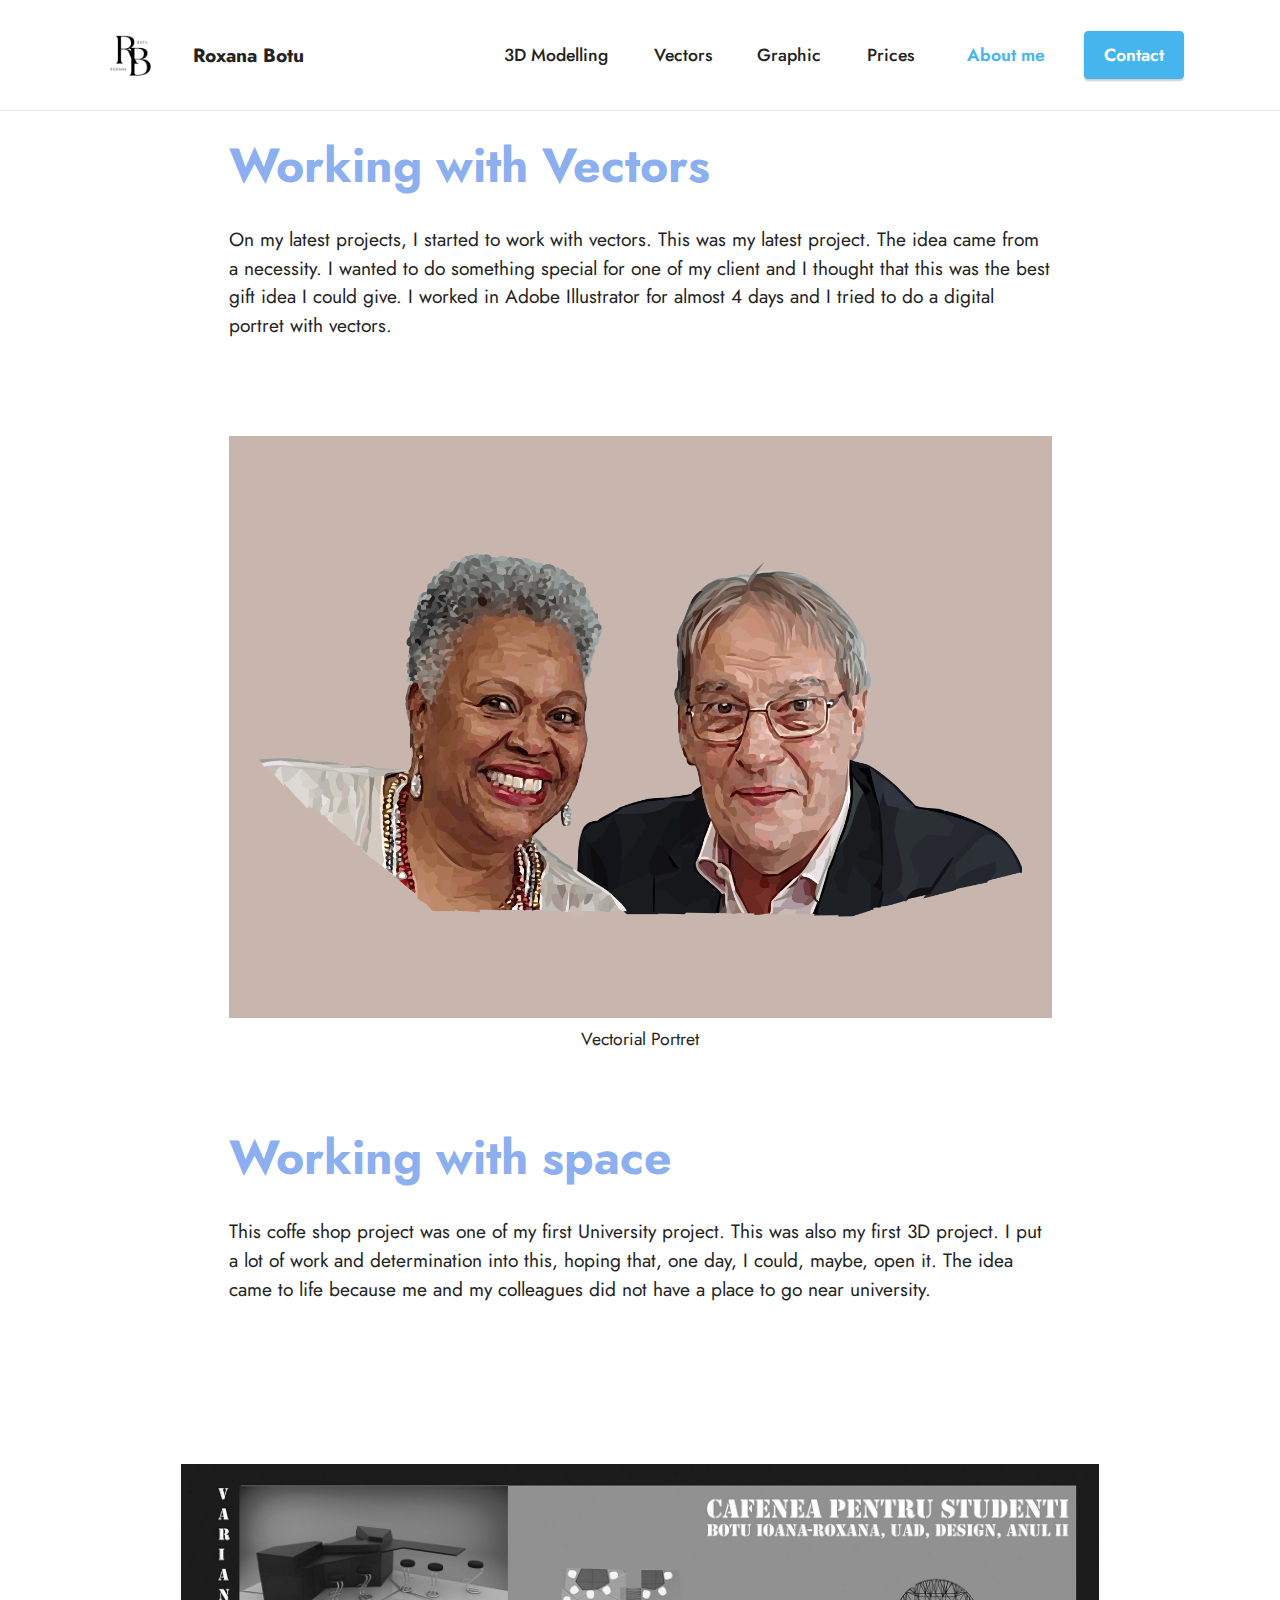
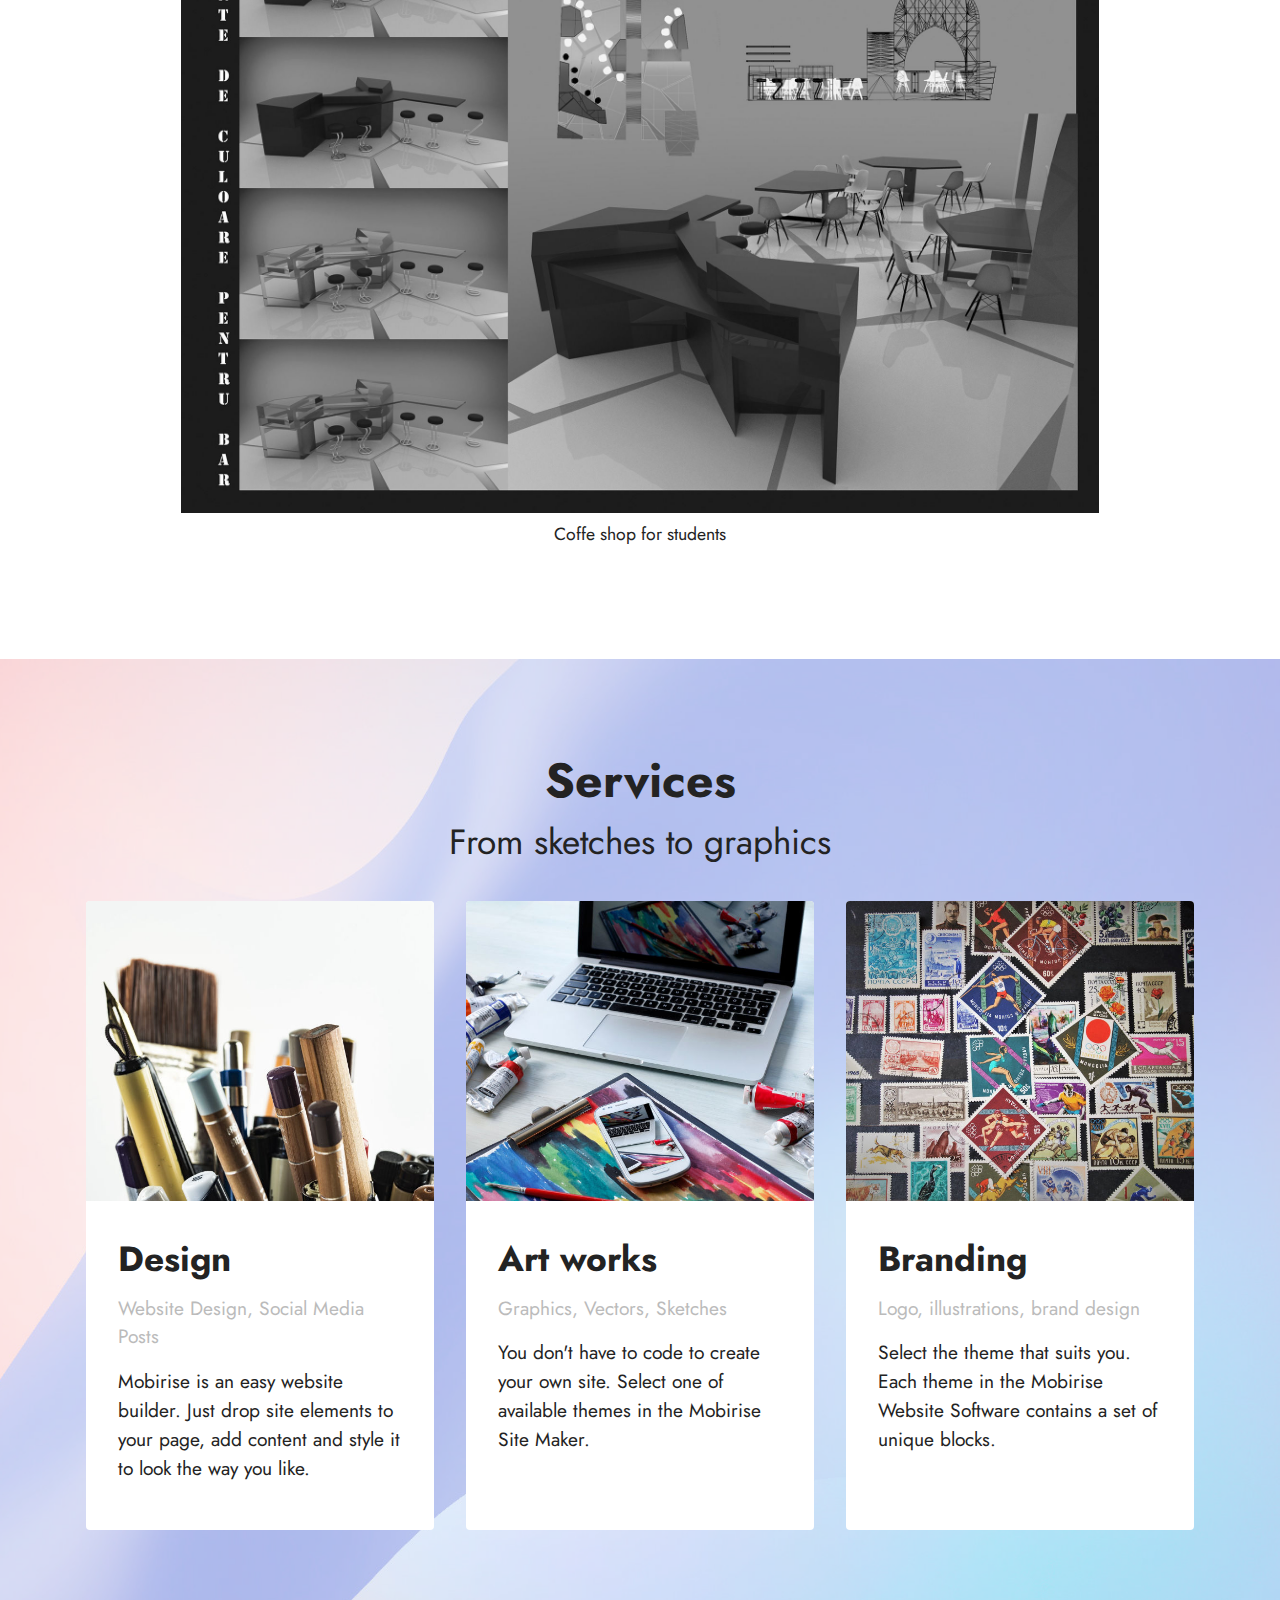
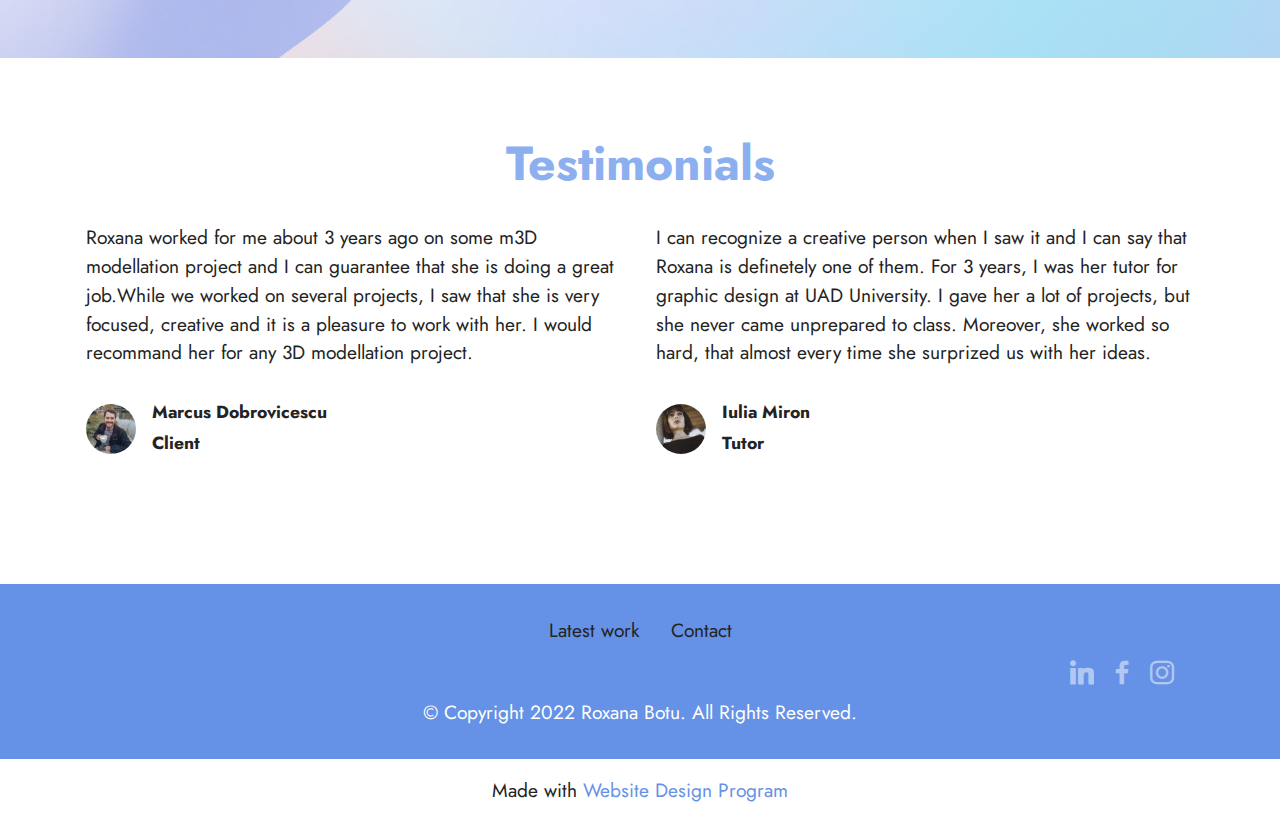
<file: index.html>
<!DOCTYPE html>
<html  >
<head>
  <!-- Site made with Mobirise Website Builder v5.6.13, https://mobirise.com -->
  <meta charset="UTF-8">
  <meta http-equiv="X-UA-Compatible" content="IE=edge">
  <meta name="generator" content="Mobirise v5.6.13, mobirise.com">
  <meta name="twitter:card" content="summary_large_image"/>
  <meta name="twitter:image:src" content="">
  <meta property="og:image" content="">
  <meta name="twitter:title" content="Home">
  <meta name="viewport" content="width=device-width, initial-scale=1, minimum-scale=1">
  <link rel="shortcut icon" href="assets/images/black-and-white-minimal-monogram-typography-personal-logo-460x460.png" type="image/x-icon">
  <meta name="description" content="">
  
  
  <title>Home</title>
  <link rel="stylesheet" href="assets/web/assets/mobirise-icons2/mobirise2.css">
  <link rel="stylesheet" href="assets/bootstrap/css/bootstrap.min.css">
  <link rel="stylesheet" href="assets/bootstrap/css/bootstrap-grid.min.css">
  <link rel="stylesheet" href="assets/bootstrap/css/bootstrap-reboot.min.css">
  <link rel="stylesheet" href="assets/dropdown/css/style.css">
  <link rel="stylesheet" href="assets/socicon/css/styles.css">
  <link rel="stylesheet" href="assets/theme/css/style.css">
  <link rel="preload" href="https://fonts.googleapis.com/css?family=Jost:100,200,300,400,500,600,700,800,900,100i,200i,300i,400i,500i,600i,700i,800i,900i&display=swap" as="style" onload="this.onload=null;this.rel='stylesheet'">
  <noscript><link rel="stylesheet" href="https://fonts.googleapis.com/css?family=Jost:100,200,300,400,500,600,700,800,900,100i,200i,300i,400i,500i,600i,700i,800i,900i&display=swap"></noscript>
  <link rel="preload" as="style" href="assets/mobirise/css/mbr-additional.css"><link rel="stylesheet" href="assets/mobirise/css/mbr-additional.css" type="text/css">
  
  
  
  
</head>
<body>
  
  <section data-bs-version="5.1" class="menu cid-s48OLK6784" once="menu" id="menu1-h">
    
    <nav class="navbar navbar-dropdown navbar-fixed-top navbar-expand-lg">
        <div class="container">
            <div class="navbar-brand">
                <span class="navbar-logo">
                    <a href="index.html">
                        <img src="assets/images/black-and-white-minimal-monogram-typography-personal-logo-460x460.png" alt="Mobirise Website Builder" style="height: 5.9rem;">
                    </a>
                </span>
                <span class="navbar-caption-wrap"><a class="navbar-caption text-black text-primary display-7" href="index.html">Roxana Botu</a></span>
            </div>
            <button class="navbar-toggler" type="button" data-toggle="collapse" data-bs-toggle="collapse" data-target="#navbarSupportedContent" data-bs-target="#navbarSupportedContent" aria-controls="navbarNavAltMarkup" aria-expanded="false" aria-label="Toggle navigation">
                <div class="hamburger">
                    <span></span>
                    <span></span>
                    <span></span>
                    <span></span>
                </div>
            </button>
            <div class="collapse navbar-collapse" id="navbarSupportedContent">
                <ul class="navbar-nav nav-dropdown" data-app-modern-menu="true"><li class="nav-item"><a class="nav-link link text-black text-primary display-4" href="page2.html">3D Modelling</a></li><li class="nav-item"><a class="nav-link link text-black text-primary display-4" href="page3.html">Vectors</a></li>
                    <li class="nav-item"><a class="nav-link link text-black text-primary display-4" href="page4.html">Graphic</a></li><li class="nav-item"><a class="nav-link link text-black text-primary display-4" href="page5.html">Prices</a></li></ul>
                
                <div class="navbar-buttons mbr-section-btn"><a class="btn btn-info-outline display-4" href="page7.html">About me</a> <a class="btn btn-info display-4" href="page6.html">Contact</a></div>
            </div>
        </div>
    </nav>

</section>

<section data-bs-version="5.1" class="content1 cid-s48udlf8KU" id="content1-8">
    
    <div class="container">
        <div class="row justify-content-center">
            <div class="title col-12 col-md-9">
                <h3 class="mbr-section-title mbr-fonts-style align-center mb-4 display-2"><strong>Working with Vectors</strong></h3>
                <h4 class="mbr-section-subtitle align-center mbr-fonts-style mb-4 display-7">On my latest projects, I started to work with vectors. This was my latest project. The idea came from a necessity. I wanted to do something special for one of my client and I thought that this was the best gift idea I could give. I worked in Adobe Illustrator for almost 4 days and I tried to do a digital portret with vectors.&nbsp;</h4>
                
            </div>
        </div>
    </div>
</section>

<section data-bs-version="5.1" class="image3 cid-s48upRUlSD" id="image3-9">
    

    

    <div class="container">
        <div class="row justify-content-center">
            <div class="col-12 col-lg-9">
                <div class="image-wrapper">
                    <img src="assets/images/5-portret-vectorial-pictura-digitala-1489x1053.png" alt="Mobirise Website Builder">
                    <p class="mbr-description mbr-fonts-style mt-2 align-center display-4">Vectorial Portret</p>
                </div>
            </div>
        </div>
    </div>
</section>

<section data-bs-version="5.1" class="content1 cid-s48vaXqeL6" id="content1-b">
    
    <div class="container">
        <div class="row justify-content-center">
            <div class="title col-12 col-md-9">
                <h3 class="mbr-section-title mbr-fonts-style align-center mb-4 display-2"><strong>Working with space</strong></h3>
                <h4 class="mbr-section-subtitle align-center mbr-fonts-style mb-4 display-7">This coffe shop project was one of my first University project. This was also my first 3D project. I put a lot of work and determination into this, hoping that, one day, I could, maybe, open it. The idea came to life because me and my colleagues did not have a place to go near university.&nbsp;</h4>
                
            </div>
        </div>
    </div>
</section>

<section data-bs-version="5.1" class="image3 cid-tpMxMLieXY" id="image3-k">
    

    
    

    <div class="container">
        <div class="row justify-content-center">
            <div class="col-12 col-lg-10">
                <div class="image-wrapper">
                    <img src="assets/images/1cafenea-banner-1920x1358.jpg" alt="Mobirise Website Builder">
                    <p class="mbr-description mbr-fonts-style mt-2 align-center display-4">Coffe shop for students</p>
                </div>
            </div>
        </div>
    </div>
</section>

<section data-bs-version="5.1" class="features4 cid-tq7agjeYZa" id="features4-1v">
    
    <div class="mbr-overlay"></div>
    <div class="container">
        <div class="mbr-section-head">
            <h4 class="mbr-section-title mbr-fonts-style align-center mb-0 display-2">
                <strong>Services</strong></h4>
            <h5 class="mbr-section-subtitle mbr-fonts-style align-center mb-0 mt-2 display-5">From sketches to graphics</h5>
        </div>
        <div class="row mt-4">
            <div class="item features-image сol-12 col-md-6 col-lg-4">
                <div class="item-wrapper">
                    <div class="item-img">
                        <img src="assets/images/mbr-816x545.jpg" alt="Mobirise Website Builder" title="">
                    </div>
                    <div class="item-content">
                        <h5 class="item-title mbr-fonts-style display-5"><strong>Design</strong></h5>
                        <h6 class="item-subtitle mbr-fonts-style mt-1 display-7">Website Design, Social Media Posts</h6>
                        <p class="mbr-text mbr-fonts-style mt-3 display-7">Mobirise is an easy website builder. Just
                            drop site elements to your page, add content and style it to look the way you like.</p>
                    </div>
                    
                </div>
            </div>
            <div class="item features-image сol-12 col-md-6 col-lg-4">
                <div class="item-wrapper">
                    <div class="item-img">
                        <img src="assets/images/mbr-816x544.jpg" alt="Mobirise Website Builder" title="">
                    </div>
                    <div class="item-content">
                        <h5 class="item-title mbr-fonts-style display-5"><strong>Art works</strong></h5>
                        <h6 class="item-subtitle mbr-fonts-style mt-1 display-7">Graphics, Vectors, Sketches</h6>
                        <p class="mbr-text mbr-fonts-style mt-3 display-7">You don't have to code to create your own
                            site. Select one of available themes in the Mobirise Site Maker.</p>
                    </div>
                    
                </div>
            </div>
            <div class="item features-image сol-12 col-md-6 col-lg-4">
                <div class="item-wrapper">
                    <div class="item-img">
                        <img src="assets/images/mbr-816x583.jpg" alt="Mobirise Website Builder" title="">
                    </div>
                    <div class="item-content">
                        <h5 class="item-title mbr-fonts-style display-5"><strong>Branding</strong></h5>
                        <h6 class="item-subtitle mbr-fonts-style mt-1 display-7">Logo, illustrations, brand design</h6>
                        <p class="mbr-text mbr-fonts-style mt-3 display-7">Select the theme that suits you. Each theme
                            in the Mobirise Website Software contains a set of unique blocks.<br></p>
                    </div>
                    
                </div>
            </div>

        </div>
    </div>
</section>

<section data-bs-version="5.1" class="testimonials2 cid-tpMxZGUgIf" id="testimonials2-m">
    
    
    
    
    <div class="container">
        <h3 class="mbr-section-title mbr-fonts-style align-center mb-4 display-2">
            <strong>Testimonials</strong>
        </h3>
        <div class="row justify-content-center">
            <div class="card col-12 col-md-6">
                <p class="mbr-text mbr-fonts-style mb-4 display-7">Roxana worked for me about 3 years ago on some m3D modellation project and I can guarantee that she is doing a great job.While we worked on several projects, I saw that she is very focused, creative and it is a pleasure to work with her. I would recommand her for any 3D modellation project.</p>
                <div class="d-flex mb-md-0 mb-4">
                    <div class="image-wrapper">
                        <img src="assets/images/mbr-100x75.jpg" alt="Mobirise Website Builder">
                    </div>
                    <div class="text-wrapper">
                        <p class="name mbr-fonts-style mb-1 display-4">
                            <strong>Marcus Dobrovicescu</strong></p>
                        <p class="position mbr-fonts-style display-4">
                            <strong>Client</strong>
                        </p>
                    </div>
                </div>
            </div>
            <div class="card col-12 col-md-6">
                <p class="mbr-text mbr-fonts-style mb-4 display-7">I can recognize a creative person when I saw it and I can say that Roxana is definetely one of them. For 3 years, I was her tutor for graphic design at UAD University. I gave her a lot of projects, but she never came unprepared to class. Moreover, she worked so hard, that almost every time she surprized us with her ideas.&nbsp;</p>
                <div class="d-flex mb-md-0 mb-4">
                    <div class="image-wrapper">
                        <img src="assets/images/mbr-100x150.jpg" alt="Mobirise Website Builder">
                    </div>
                    <div class="text-wrapper">
                        <p class="name mbr-fonts-style mb-1 display-4"><strong>Iulia Miron</strong></p>
                        <p class="position mbr-fonts-style display-4"><strong>Tutor</strong></p>
                    </div>
                </div>
            </div>
        </div>
    </div>
</section>

<section data-bs-version="5.1" class="footer3 cid-s48P1Icc8J" once="footers" id="footer3-i">

    

    

    <div class="container">
        <div class="media-container-row align-center mbr-white">
            <div class="row row-links">
                <ul class="foot-menu">
                    
                    
                    
                    
                    
                <li class="foot-menu-item mbr-fonts-style display-7"><a href="index.html" class="text-black">Latest work</a></li><li class="foot-menu-item mbr-fonts-style display-7"><a href="page6.html" class="text-black">Contact</a></li></ul>
            </div>
            <div class="row social-row">
                <div class="social-list align-right pb-2">
                    
                    
                    
                    
                    
                    
                <div class="soc-item">
                        <a href="https://www.linkedin.com/in/roxana-ioana-botu-610194196/" target="_blank">
                            <span class="mbr-iconfont mbr-iconfont-social socicon-linkedin socicon"></span>
                        </a>
                    </div><div class="soc-item">
                        <a href="https://www.facebook.com/roxana.ioana.7509" target="_blank">
                            <span class="mbr-iconfont mbr-iconfont-social socicon-facebook socicon"></span>
                        </a>
                    </div><div class="soc-item">
                        <a href="https://www.instagram.com/roxana_botu/" target="_blank">
                            <span class="mbr-iconfont mbr-iconfont-social socicon-instagram socicon"></span>
                        </a>
                    </div></div>
            </div>
            <div class="row row-copirayt">
                <p class="mbr-text mb-0 mbr-fonts-style mbr-white align-center display-7">
                    © Copyright 2022 Roxana Botu. All Rights Reserved.
                </p>
            </div>
        </div>
    </div>
</section><section class="display-7" style="padding: 0;align-items: center;justify-content: center;flex-wrap: wrap;    align-content: center;display: flex;position: relative;height: 4rem;"><a href="https://mobiri.se/1714128" style="flex: 1 1;height: 4rem;position: absolute;width: 100%;z-index: 1;"><img alt="" style="height: 4rem;" src="[data-uri]"></a><p style="margin: 0;text-align: center;" class="display-7">Made with &#8204;</p><a style="z-index:1" href="https://mobirise.com/builder/web-design-program.html">Website Design Program</a></section><script src="assets/bootstrap/js/bootstrap.bundle.min.js"></script>  <script src="assets/smoothscroll/smooth-scroll.js"></script>  <script src="assets/ytplayer/index.js"></script>  <script src="assets/dropdown/js/navbar-dropdown.js"></script>  <script src="assets/theme/js/script.js"></script>  
  
  
</body>
</html>
</file>
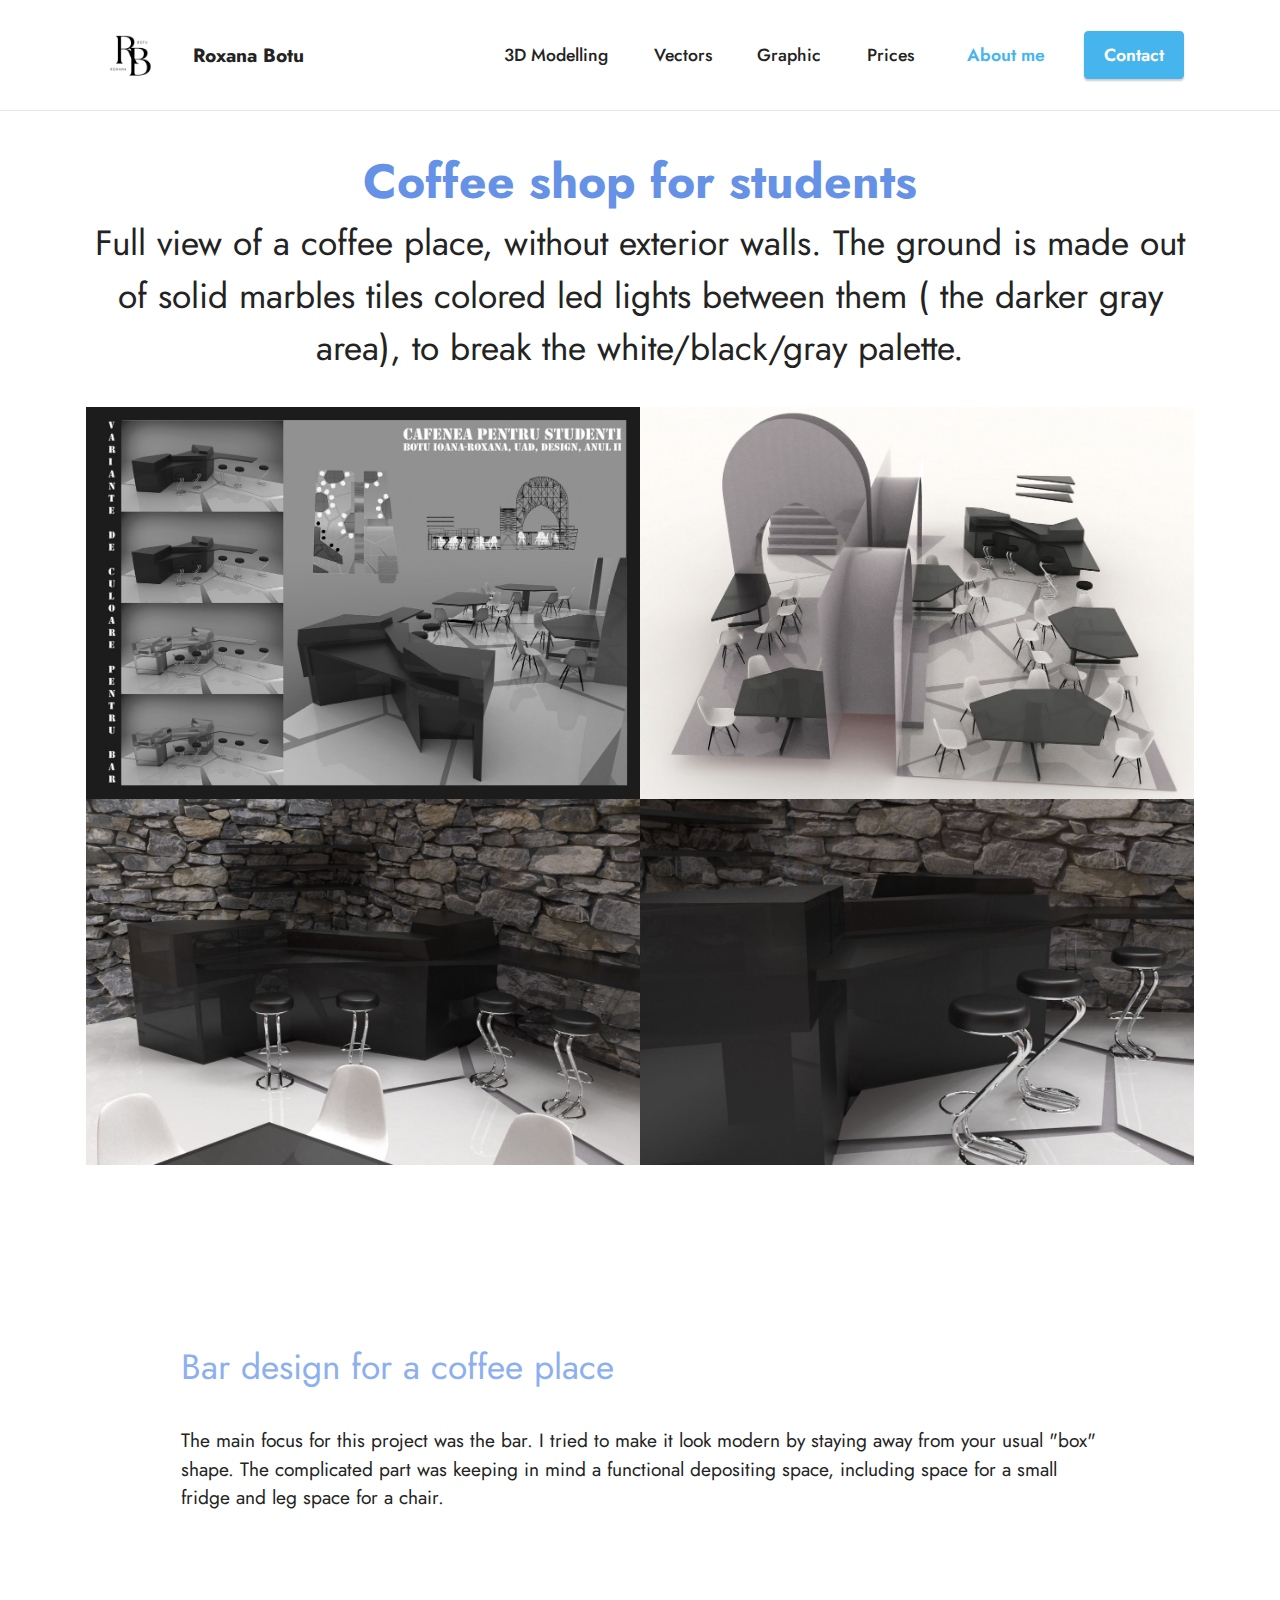
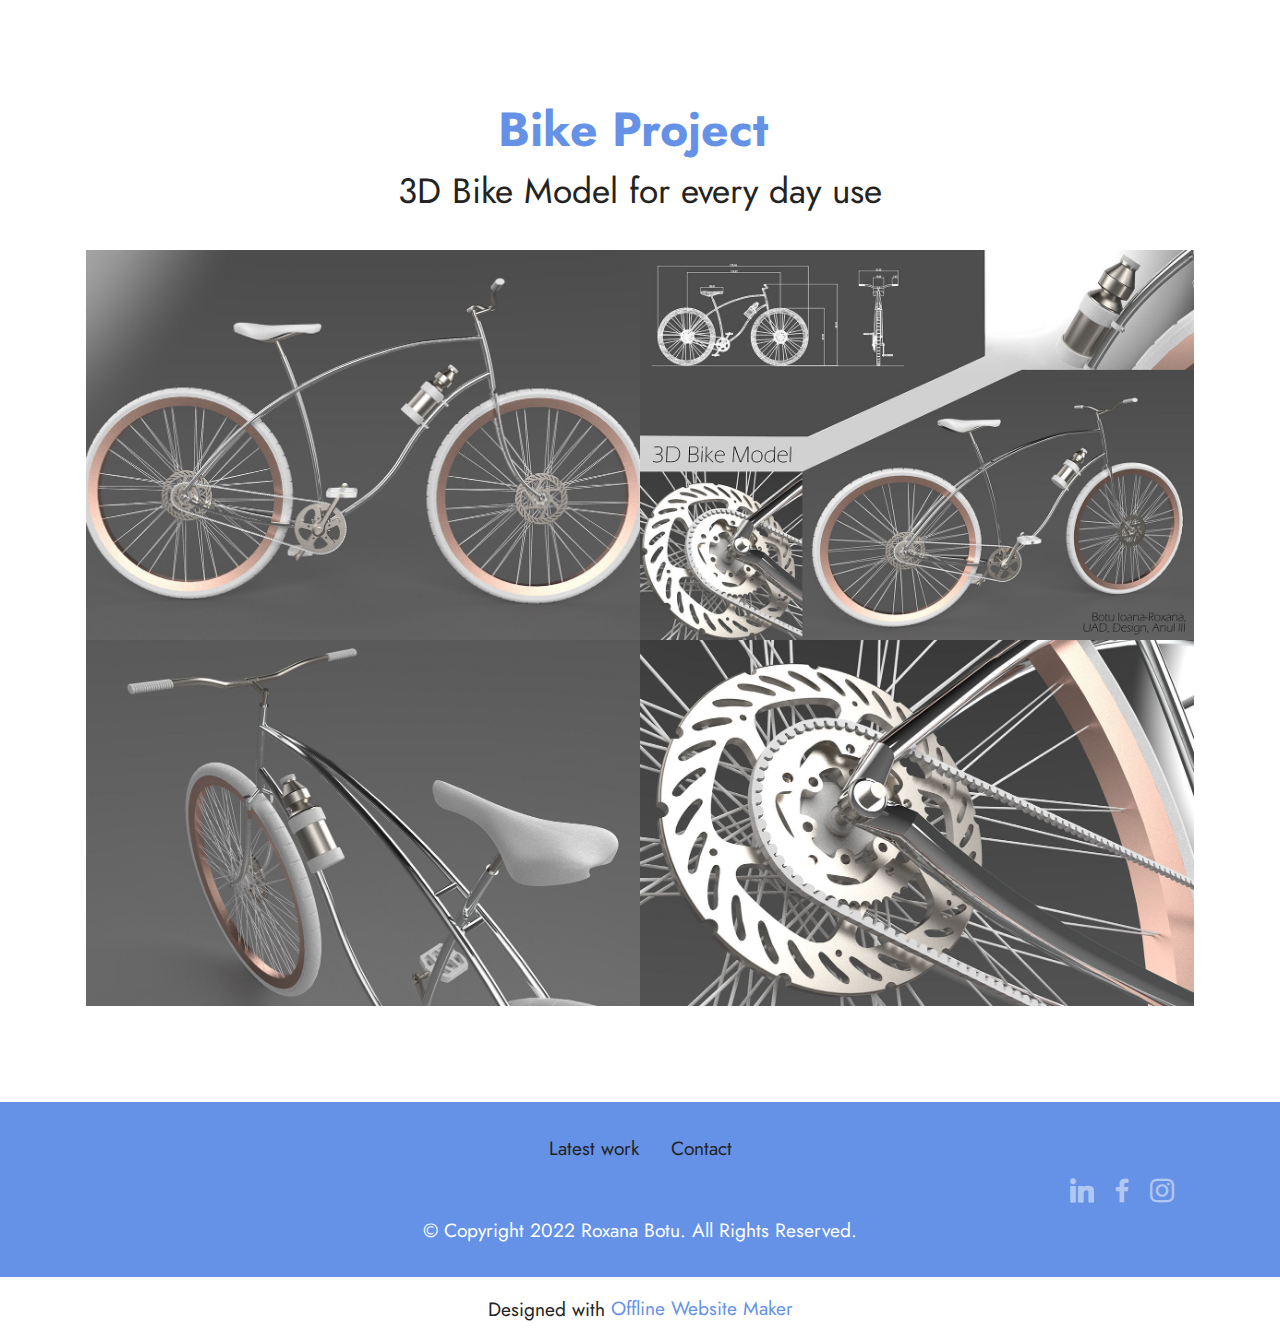
<file: page2.html>
<!DOCTYPE html>
<html  >
<head>
  <!-- Site made with Mobirise Website Builder v5.6.13, https://mobirise.com -->
  <meta charset="UTF-8">
  <meta http-equiv="X-UA-Compatible" content="IE=edge">
  <meta name="generator" content="Mobirise v5.6.13, mobirise.com">
  <meta name="twitter:card" content="summary_large_image"/>
  <meta name="twitter:image:src" content="">
  <meta property="og:image" content="">
  <meta name="twitter:title" content="3D Modelling">
  <meta name="viewport" content="width=device-width, initial-scale=1, minimum-scale=1">
  <link rel="shortcut icon" href="assets/images/black-and-white-minimal-monogram-typography-personal-logo-460x460.png" type="image/x-icon">
  <meta name="description" content="">
  
  
  <title>3D Modelling</title>
  <link rel="stylesheet" href="assets/web/assets/mobirise-icons2/mobirise2.css">
  <link rel="stylesheet" href="assets/bootstrap/css/bootstrap.min.css">
  <link rel="stylesheet" href="assets/bootstrap/css/bootstrap-grid.min.css">
  <link rel="stylesheet" href="assets/bootstrap/css/bootstrap-reboot.min.css">
  <link rel="stylesheet" href="assets/dropdown/css/style.css">
  <link rel="stylesheet" href="assets/socicon/css/styles.css">
  <link rel="stylesheet" href="assets/theme/css/style.css">
  <link rel="preload" href="https://fonts.googleapis.com/css?family=Jost:100,200,300,400,500,600,700,800,900,100i,200i,300i,400i,500i,600i,700i,800i,900i&display=swap" as="style" onload="this.onload=null;this.rel='stylesheet'">
  <noscript><link rel="stylesheet" href="https://fonts.googleapis.com/css?family=Jost:100,200,300,400,500,600,700,800,900,100i,200i,300i,400i,500i,600i,700i,800i,900i&display=swap"></noscript>
  <link rel="preload" as="style" href="assets/mobirise/css/mbr-additional.css"><link rel="stylesheet" href="assets/mobirise/css/mbr-additional.css" type="text/css">
  
  
  
  
</head>
<body>
  
  <section data-bs-version="5.1" class="menu cid-tpMG4CGfUA" once="menu" id="menu1-u">
    
    <nav class="navbar navbar-dropdown navbar-fixed-top navbar-expand-lg">
        <div class="container">
            <div class="navbar-brand">
                <span class="navbar-logo">
                    <a href="index.html">
                        <img src="assets/images/black-and-white-minimal-monogram-typography-personal-logo-460x460.png" alt="Mobirise Website Builder" style="height: 5.9rem;">
                    </a>
                </span>
                <span class="navbar-caption-wrap"><a class="navbar-caption text-black text-primary display-7" href="index.html">Roxana Botu</a></span>
            </div>
            <button class="navbar-toggler" type="button" data-toggle="collapse" data-bs-toggle="collapse" data-target="#navbarSupportedContent" data-bs-target="#navbarSupportedContent" aria-controls="navbarNavAltMarkup" aria-expanded="false" aria-label="Toggle navigation">
                <div class="hamburger">
                    <span></span>
                    <span></span>
                    <span></span>
                    <span></span>
                </div>
            </button>
            <div class="collapse navbar-collapse" id="navbarSupportedContent">
                <ul class="navbar-nav nav-dropdown" data-app-modern-menu="true"><li class="nav-item"><a class="nav-link link text-black text-primary display-4" href="page2.html">3D Modelling</a></li><li class="nav-item"><a class="nav-link link text-black text-primary display-4" href="page3.html">Vectors</a></li>
                    <li class="nav-item"><a class="nav-link link text-black text-primary display-4" href="page4.html">Graphic</a></li><li class="nav-item"><a class="nav-link link text-black text-primary display-4" href="page5.html">Prices</a></li></ul>
                
                <div class="navbar-buttons mbr-section-btn"><a class="btn btn-info-outline display-4" href="page7.html">About me</a> <a class="btn btn-info display-4" href="page6.html">Contact</a></div>
            </div>
        </div>
    </nav>

</section>

<section data-bs-version="5.1" class="gallery4 mbr-gallery cid-tpMGvbU0gm" id="gallery4-w">
    

    
    

    <div class="container">
        <div class="mbr-section-head">
            <h3 class="mbr-section-title mbr-fonts-style align-center m-0 display-2"><strong>Coffee shop for students</strong></h3>
            <h4 class="mbr-section-subtitle mbr-fonts-style align-center mb-0 mt-2 display-5">Full view of a coffee place, without exterior walls. The ground is made out of solid marbles tiles colored led lights between them ( the darker gray area), to break the white/black/gray palette.</h4>
        </div>
        <div class="row mbr-gallery mt-4">
            <div class="col-12 col-md-6 col-lg-6 item gallery-image">
                <div class="item-wrapper" data-toggle="modal" data-bs-toggle="modal" data-target="#tqrr4YSIB6-modal" data-bs-target="#tqrr4YSIB6-modal">
                    <img class="w-100" src="assets/images/1cafenea-banner-1288x911.jpg" alt="Mobirise Website Builder" data-slide-to="0" data-bs-slide-to="0" data-target="#lb-tqrr4YSIB6" data-bs-target="#lb-tqrr4YSIB6">
                    <div class="icon-wrapper">
                        <span class="mobi-mbri mobi-mbri-search mbr-iconfont mbr-iconfont-btn"></span>
                    </div>
                </div>
                
            </div>
            <div class="col-12 col-md-6 col-lg-6 item gallery-image">
                <div class="item-wrapper" data-toggle="modal" data-bs-toggle="modal" data-target="#tqrr4YSIB6-modal" data-bs-target="#tqrr4YSIB6-modal">
                    <img class="w-100" src="assets/images/1render-full-1288x851.jpg" alt="Mobirise Website Builder" data-slide-to="1" data-bs-slide-to="1" data-target="#lb-tqrr4YSIB6" data-bs-target="#lb-tqrr4YSIB6">
                    <div class="icon-wrapper">
                        <span class="mobi-mbri mobi-mbri-search mbr-iconfont mbr-iconfont-btn"></span>
                    </div>
                </div>
                
            </div>
            <div class="col-12 col-md-6 col-lg-6 item gallery-image">
                <div class="item-wrapper" data-toggle="modal" data-bs-toggle="modal" data-target="#tqrr4YSIB6-modal" data-bs-target="#tqrr4YSIB6-modal">
                    <img class="w-100" src="assets/images/1render-bar-1-1288x851.jpg" alt="Mobirise Website Builder" data-slide-to="2" data-bs-slide-to="2" data-target="#lb-tqrr4YSIB6" data-bs-target="#lb-tqrr4YSIB6">
                    <div class="icon-wrapper">
                        <span class="mobi-mbri mobi-mbri-search mbr-iconfont mbr-iconfont-btn"></span>
                    </div>
                </div>
                
            </div>
            <div class="col-12 col-md-6 col-lg-6 item gallery-image">
                <div class="item-wrapper" data-toggle="modal" data-bs-toggle="modal" data-target="#tqrr4YSIB6-modal" data-bs-target="#tqrr4YSIB6-modal">
                    <img class="w-100" src="assets/images/1render-bar-2-1288x851.jpg" alt="Mobirise Website Builder" data-slide-to="3" data-bs-slide-to="3" data-target="#lb-tqrr4YSIB6" data-bs-target="#lb-tqrr4YSIB6">
                    <div class="icon-wrapper">
                        <span class="mobi-mbri mobi-mbri-search mbr-iconfont mbr-iconfont-btn"></span>
                    </div>
                </div>
                
            </div>
        </div>

        <div class="modal mbr-slider" tabindex="-1" role="dialog" aria-hidden="true" id="tqrr4YSIB6-modal">
            <div class="modal-dialog" role="document">
                <div class="modal-content">
                    <div class="modal-body">
                        <div class="carousel slide" id="lb-tqrr4YSIB6" data-interval="5000" data-bs-interval="5000">
                            <div class="carousel-inner">
                                <div class="carousel-item active">
                                    <img class="d-block w-100" src="assets/images/1cafenea-banner-1288x911.jpg" alt="Mobirise Website Builder">
                                </div>
                                <div class="carousel-item">
                                    <img class="d-block w-100" src="assets/images/1render-full-1288x851.jpg" alt="Mobirise Website Builder">
                                </div>
                                <div class="carousel-item">
                                    <img class="d-block w-100" src="assets/images/1render-bar-1-1288x851.jpg" alt="Mobirise Website Builder">
                                </div>
                                <div class="carousel-item">
                                    <img class="d-block w-100" src="assets/images/1render-bar-2-1288x851.jpg" alt="Mobirise Website Builder">
                                </div>
                            </div>
                            <ol class="carousel-indicators">
                                <li data-slide-to="0" data-bs-slide-to="0" class="active" data-target="#lb-tqrr4YSIB6" data-bs-target="#lb-tqrr4YSIB6"></li>
                                <li data-slide-to="1" data-bs-slide-to="1" data-target="#lb-tqrr4YSIB6" data-bs-target="#lb-tqrr4YSIB6"></li>
                                <li data-slide-to="2" data-bs-slide-to="2" data-target="#lb-tqrr4YSIB6" data-bs-target="#lb-tqrr4YSIB6"></li>
                                <li data-slide-to="3" data-bs-slide-to="3" data-target="#lb-tqrr4YSIB6" data-bs-target="#lb-tqrr4YSIB6"></li>
                            </ol>
                            <a role="button" href="" class="close" data-dismiss="modal" data-bs-dismiss="modal" aria-label="Close">
                            </a>
                            <a class="carousel-control-prev carousel-control" role="button" data-slide="prev" data-bs-slide="prev" href="#lb-tqrr4YSIB6">
                                <span class="mobi-mbri mobi-mbri-arrow-prev" aria-hidden="true"></span>
                                <span class="sr-only visually-hidden">Previous</span>
                            </a>
                            <a class="carousel-control-next carousel-control" role="button" data-slide="next" data-bs-slide="next" href="#lb-tqrr4YSIB6">
                                <span class="mobi-mbri mobi-mbri-arrow-next" aria-hidden="true"></span>
                                <span class="sr-only visually-hidden">Next</span>
                            </a>
                        </div>
                    </div>
                </div>
            </div>
        </div>
    </div>
</section>

<section data-bs-version="5.1" class="content5 cid-tpMHgUTPtJ" id="content5-y">
    
    <div class="container">
        <div class="row justify-content-center">
            <div class="col-md-12 col-lg-10">
                
                <h4 class="mbr-section-subtitle mbr-fonts-style mb-4 display-5">Bar design for a coffee place</h4>
                <p class="mbr-text mbr-fonts-style display-7">The main focus for this project was the bar. I tried to make it look modern by staying away from your usual "box" shape. The complicated part was keeping in mind a functional depositing space, including space for a small fridge and leg space for a chair.</p>
            </div>
        </div>
    </div>
</section>

<section data-bs-version="5.1" class="gallery4 mbr-gallery cid-tqrha0YjuV" id="gallery4-25">
    

    
    

    <div class="container">
        <div class="mbr-section-head">
            <h3 class="mbr-section-title mbr-fonts-style align-center m-0 display-2"><strong>Bike Project&nbsp;</strong></h3>
            <h4 class="mbr-section-subtitle mbr-fonts-style align-center mb-0 mt-2 display-5">3D Bike Model for every day use</h4>
        </div>
        <div class="row mbr-gallery mt-4">
            <div class="col-12 col-md-6 col-lg-6 item gallery-image">
                <div class="item-wrapper" data-toggle="modal" data-bs-toggle="modal" data-target="#tqrr50wMqW-modal" data-bs-target="#tqrr50wMqW-modal">
                    <img class="w-100" src="assets/images/7285a127-4345-4a12-ae80-c5d214d1b4d1-rw-1200-1200x793.jpg" alt="Mobirise Website Builder" data-slide-to="0" data-bs-slide-to="0" data-target="#lb-tqrr50wMqW" data-bs-target="#lb-tqrr50wMqW">
                    <div class="icon-wrapper">
                        <span class="mobi-mbri mobi-mbri-search mbr-iconfont mbr-iconfont-btn"></span>
                    </div>
                </div>
                
            </div>
            <div class="col-12 col-md-6 col-lg-6 item gallery-image">
                <div class="item-wrapper" data-toggle="modal" data-bs-toggle="modal" data-target="#tqrr50wMqW-modal" data-bs-target="#tqrr50wMqW-modal">
                    <img class="w-100" src="assets/images/18331a9a-bd87-4309-bcc1-15c46c0488ca-rw-1200-1200x846.jpg" alt="Mobirise Website Builder" data-slide-to="1" data-bs-slide-to="1" data-target="#lb-tqrr50wMqW" data-bs-target="#lb-tqrr50wMqW">
                    <div class="icon-wrapper">
                        <span class="mobi-mbri mobi-mbri-search mbr-iconfont mbr-iconfont-btn"></span>
                    </div>
                </div>
                
            </div>
            <div class="col-12 col-md-6 col-lg-6 item gallery-image">
                <div class="item-wrapper" data-toggle="modal" data-bs-toggle="modal" data-target="#tqrr50wMqW-modal" data-bs-target="#tqrr50wMqW-modal">
                    <img class="w-100" src="assets/images/633db331-8a7a-4661-8a3b-452d768bbe39-rw-1200-1200x793.jpg" alt="Mobirise Website Builder" data-slide-to="2" data-bs-slide-to="2" data-target="#lb-tqrr50wMqW" data-bs-target="#lb-tqrr50wMqW">
                    <div class="icon-wrapper">
                        <span class="mobi-mbri mobi-mbri-search mbr-iconfont mbr-iconfont-btn"></span>
                    </div>
                </div>
                
            </div>
            <div class="col-12 col-md-6 col-lg-6 item gallery-image">
                <div class="item-wrapper" data-toggle="modal" data-bs-toggle="modal" data-target="#tqrr50wMqW-modal" data-bs-target="#tqrr50wMqW-modal">
                    <img class="w-100" src="assets/images/92b03a8f-97eb-4d68-9b67-2ebedbbbffcd-rw-1200-1200x793.jpg" alt="Mobirise Website Builder" data-slide-to="3" data-bs-slide-to="3" data-target="#lb-tqrr50wMqW" data-bs-target="#lb-tqrr50wMqW">
                    <div class="icon-wrapper">
                        <span class="mobi-mbri mobi-mbri-search mbr-iconfont mbr-iconfont-btn"></span>
                    </div>
                </div>
                
            </div>
        </div>

        <div class="modal mbr-slider" tabindex="-1" role="dialog" aria-hidden="true" id="tqrr50wMqW-modal">
            <div class="modal-dialog" role="document">
                <div class="modal-content">
                    <div class="modal-body">
                        <div class="carousel slide" id="lb-tqrr50wMqW" data-interval="5000" data-bs-interval="5000">
                            <div class="carousel-inner">
                                <div class="carousel-item active">
                                    <img class="d-block w-100" src="assets/images/7285a127-4345-4a12-ae80-c5d214d1b4d1-rw-1200-1200x793.jpg" alt="Mobirise Website Builder">
                                </div>
                                <div class="carousel-item">
                                    <img class="d-block w-100" src="assets/images/18331a9a-bd87-4309-bcc1-15c46c0488ca-rw-1200-1200x846.jpg" alt="Mobirise Website Builder">
                                </div>
                                <div class="carousel-item">
                                    <img class="d-block w-100" src="assets/images/633db331-8a7a-4661-8a3b-452d768bbe39-rw-1200-1200x793.jpg" alt="Mobirise Website Builder">
                                </div>
                                <div class="carousel-item">
                                    <img class="d-block w-100" src="assets/images/92b03a8f-97eb-4d68-9b67-2ebedbbbffcd-rw-1200-1200x793.jpg" alt="Mobirise Website Builder">
                                </div>
                            </div>
                            <ol class="carousel-indicators">
                                <li data-slide-to="0" data-bs-slide-to="0" class="active" data-target="#lb-tqrr50wMqW" data-bs-target="#lb-tqrr50wMqW"></li>
                                <li data-slide-to="1" data-bs-slide-to="1" data-target="#lb-tqrr50wMqW" data-bs-target="#lb-tqrr50wMqW"></li>
                                <li data-slide-to="2" data-bs-slide-to="2" data-target="#lb-tqrr50wMqW" data-bs-target="#lb-tqrr50wMqW"></li>
                                <li data-slide-to="3" data-bs-slide-to="3" data-target="#lb-tqrr50wMqW" data-bs-target="#lb-tqrr50wMqW"></li>
                            </ol>
                            <a role="button" href="" class="close" data-dismiss="modal" data-bs-dismiss="modal" aria-label="Close">
                            </a>
                            <a class="carousel-control-prev carousel-control" role="button" data-slide="prev" data-bs-slide="prev" href="#lb-tqrr50wMqW">
                                <span class="mobi-mbri mobi-mbri-arrow-prev" aria-hidden="true"></span>
                                <span class="sr-only visually-hidden">Previous</span>
                            </a>
                            <a class="carousel-control-next carousel-control" role="button" data-slide="next" data-bs-slide="next" href="#lb-tqrr50wMqW">
                                <span class="mobi-mbri mobi-mbri-arrow-next" aria-hidden="true"></span>
                                <span class="sr-only visually-hidden">Next</span>
                            </a>
                        </div>
                    </div>
                </div>
            </div>
        </div>
    </div>
</section>

<section data-bs-version="5.1" class="footer3 cid-tpMG4DicZe" once="footers" id="footer3-v">

    

    

    <div class="container">
        <div class="media-container-row align-center mbr-white">
            <div class="row row-links">
                <ul class="foot-menu">
                    
                    
                    
                    
                    
                <li class="foot-menu-item mbr-fonts-style display-7"><a href="index.html" class="text-black">Latest work</a></li><li class="foot-menu-item mbr-fonts-style display-7"><a href="page6.html" class="text-black">Contact</a></li></ul>
            </div>
            <div class="row social-row">
                <div class="social-list align-right pb-2">
                    
                    
                    
                    
                    
                    
                <div class="soc-item">
                        <a href="https://www.linkedin.com/in/roxana-ioana-botu-610194196/" target="_blank">
                            <span class="mbr-iconfont mbr-iconfont-social socicon-linkedin socicon"></span>
                        </a>
                    </div><div class="soc-item">
                        <a href="https://www.facebook.com/roxana.ioana.7509" target="_blank">
                            <span class="mbr-iconfont mbr-iconfont-social socicon-facebook socicon"></span>
                        </a>
                    </div><div class="soc-item">
                        <a href="https://www.instagram.com/roxana_botu/" target="_blank">
                            <span class="mbr-iconfont mbr-iconfont-social socicon-instagram socicon"></span>
                        </a>
                    </div></div>
            </div>
            <div class="row row-copirayt">
                <p class="mbr-text mb-0 mbr-fonts-style mbr-white align-center display-7">
                    © Copyright 2022 Roxana Botu. All Rights Reserved.
                </p>
            </div>
        </div>
    </div>
</section><section class="display-7" style="padding: 0;align-items: center;justify-content: center;flex-wrap: wrap;    align-content: center;display: flex;position: relative;height: 4rem;"><a href="https://mobiri.se/1714128" style="flex: 1 1;height: 4rem;position: absolute;width: 100%;z-index: 1;"><img alt="" style="height: 4rem;" src="[data-uri]"></a><p style="margin: 0;text-align: center;" class="display-7">Designed with &#8204;</p><a style="z-index:1" href="https://mobirise.com/offline-website-builder.html">Offline Website Maker</a></section><script src="assets/bootstrap/js/bootstrap.bundle.min.js"></script>  <script src="assets/smoothscroll/smooth-scroll.js"></script>  <script src="assets/ytplayer/index.js"></script>  <script src="assets/dropdown/js/navbar-dropdown.js"></script>  <script src="assets/theme/js/script.js"></script>  
  
  
</body>
</html>
</file>
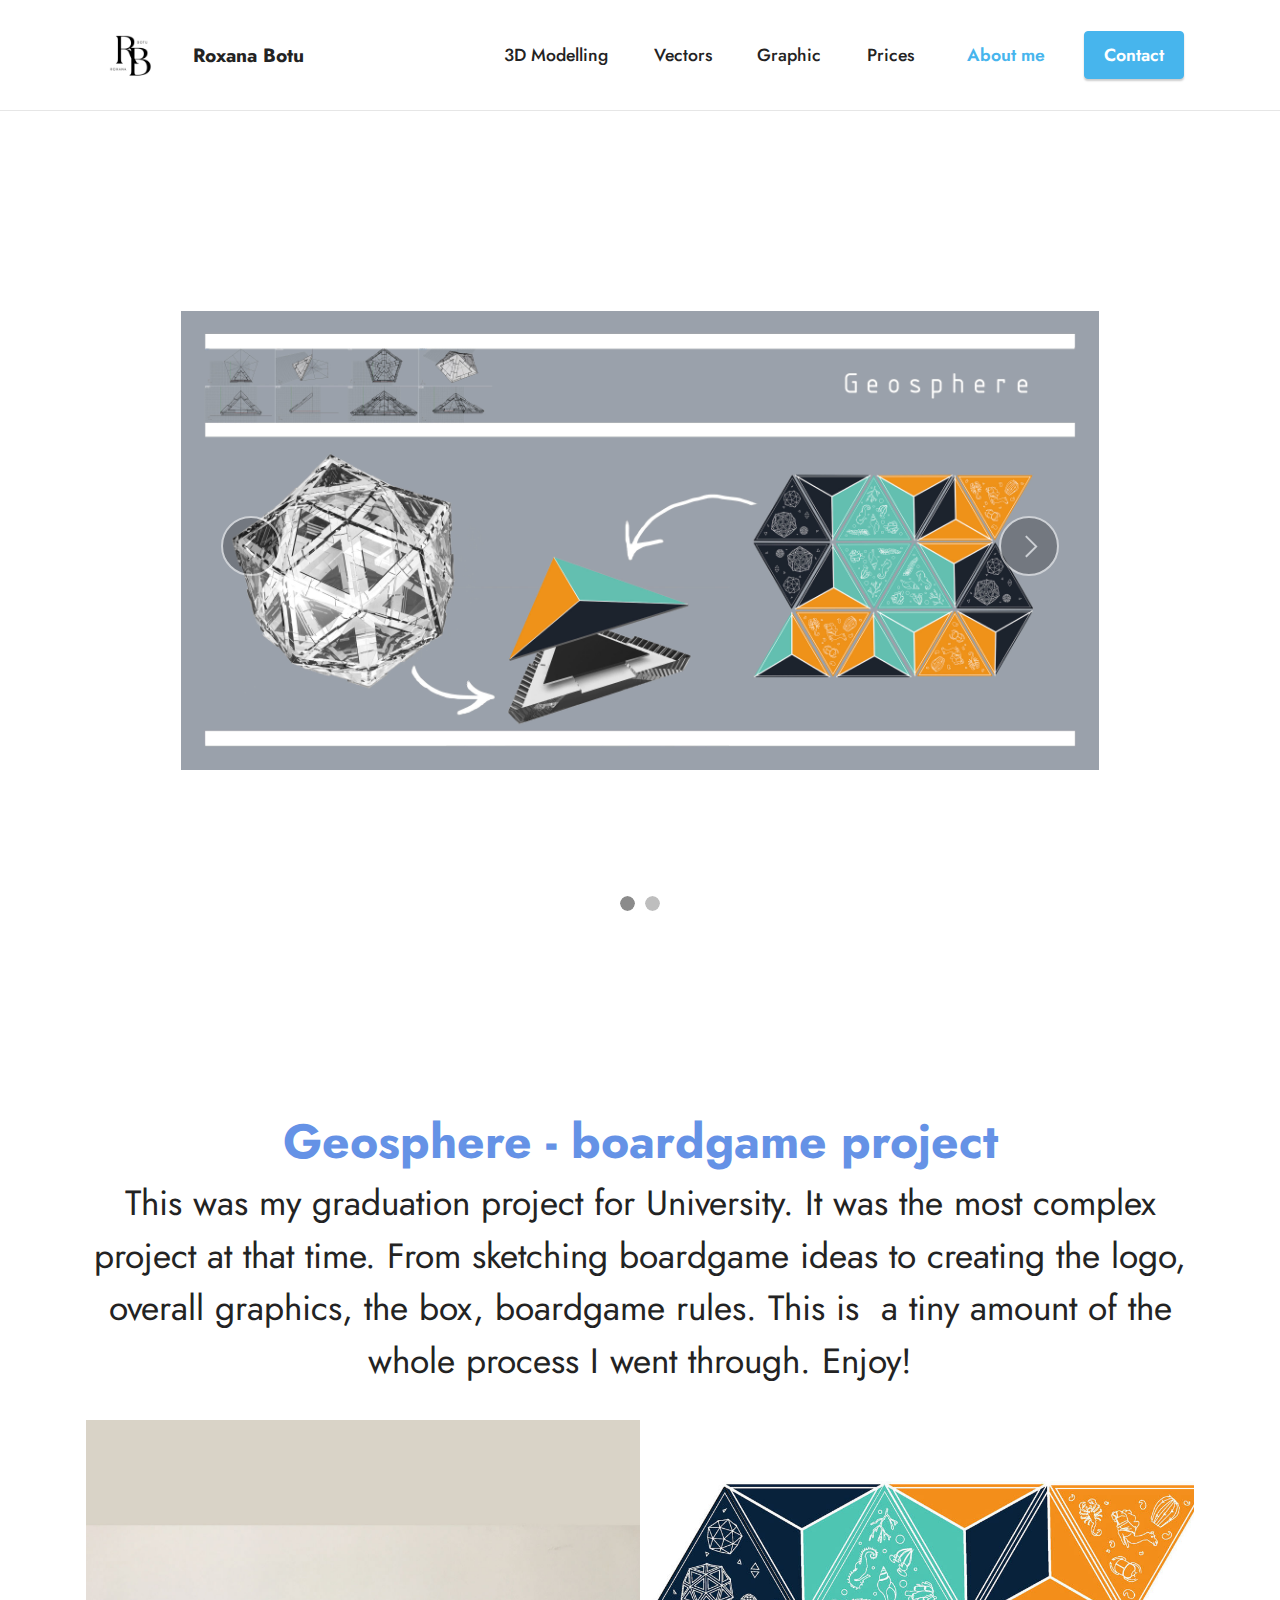
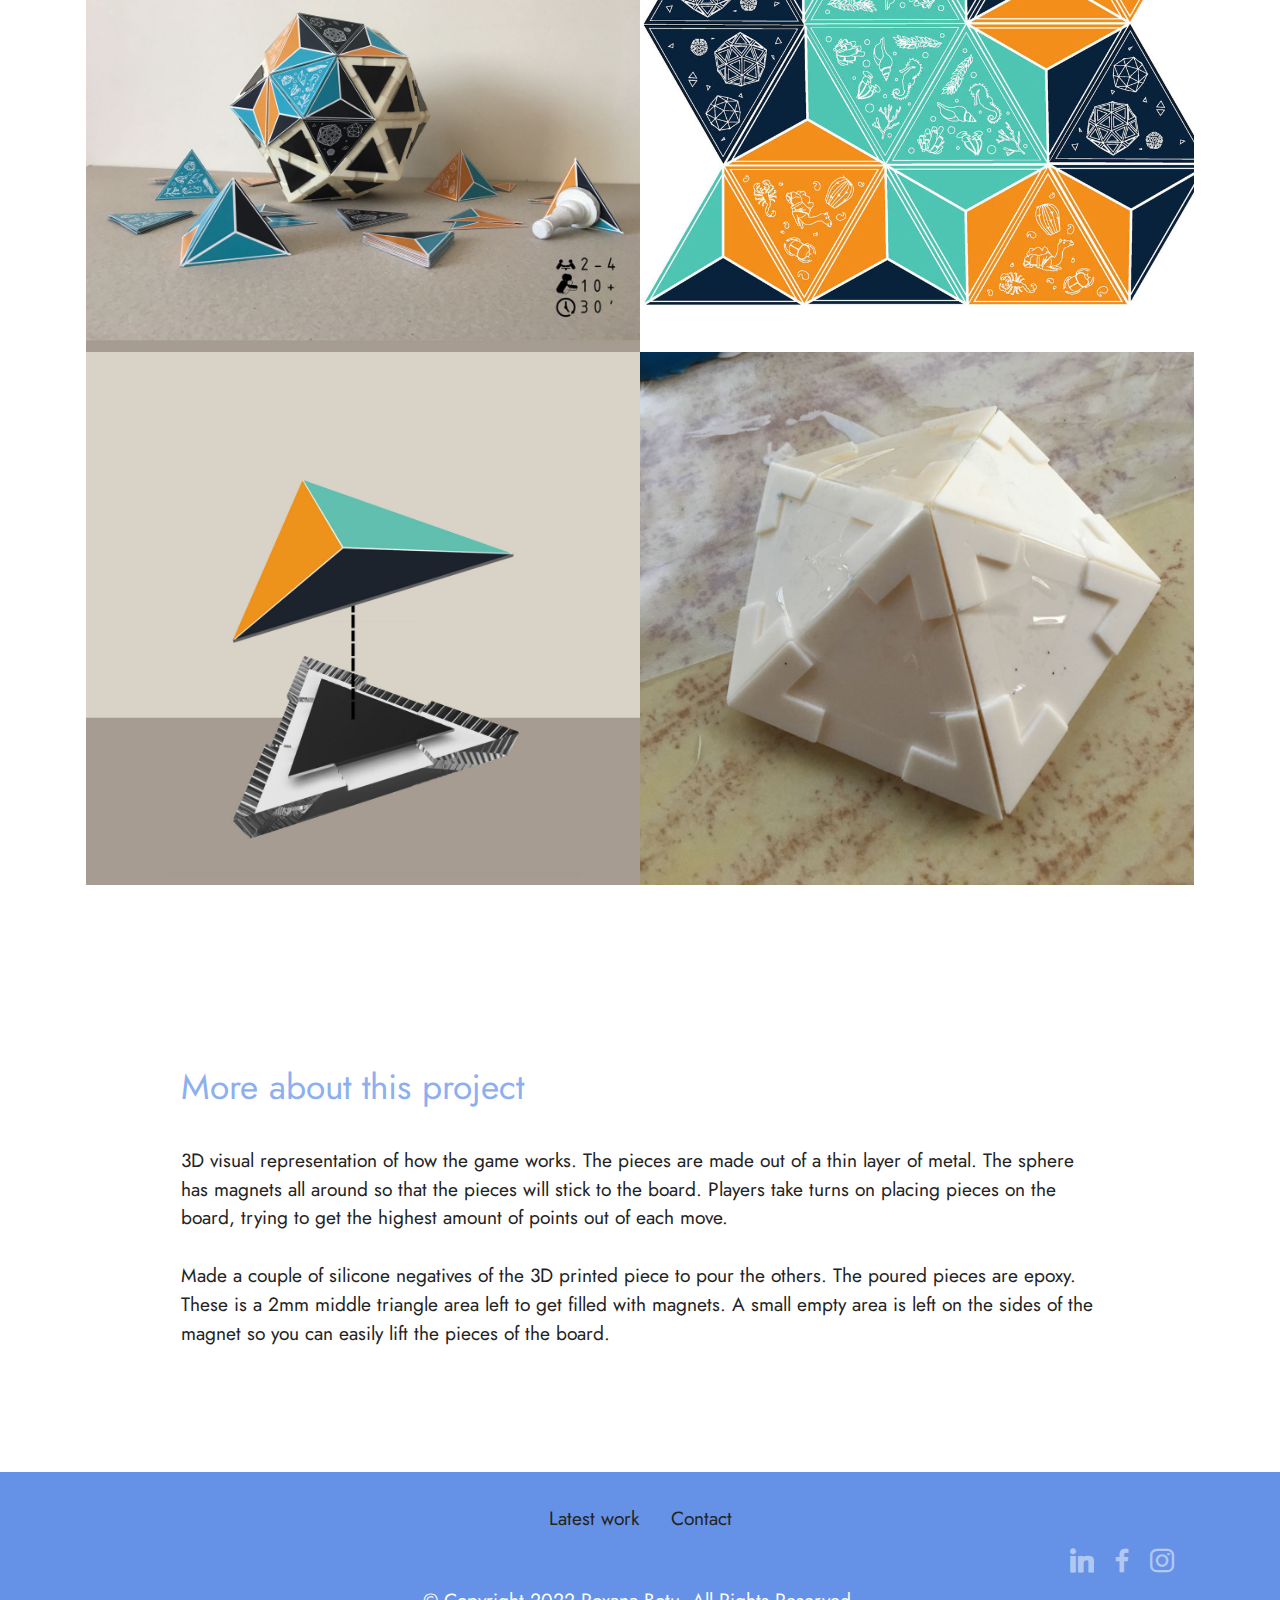
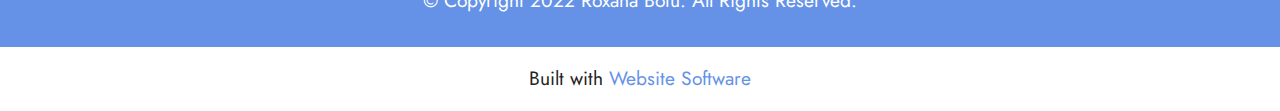
<file: page3.html>
<!DOCTYPE html>
<html  >
<head>
  <!-- Site made with Mobirise Website Builder v5.6.13, https://mobirise.com -->
  <meta charset="UTF-8">
  <meta http-equiv="X-UA-Compatible" content="IE=edge">
  <meta name="generator" content="Mobirise v5.6.13, mobirise.com">
  <meta name="twitter:card" content="summary_large_image"/>
  <meta name="twitter:image:src" content="">
  <meta property="og:image" content="">
  <meta name="twitter:title" content="Vectors">
  <meta name="viewport" content="width=device-width, initial-scale=1, minimum-scale=1">
  <link rel="shortcut icon" href="assets/images/black-and-white-minimal-monogram-typography-personal-logo-460x460.png" type="image/x-icon">
  <meta name="description" content="">
  
  
  <title>Vectors</title>
  <link rel="stylesheet" href="assets/web/assets/mobirise-icons2/mobirise2.css">
  <link rel="stylesheet" href="assets/bootstrap/css/bootstrap.min.css">
  <link rel="stylesheet" href="assets/bootstrap/css/bootstrap-grid.min.css">
  <link rel="stylesheet" href="assets/bootstrap/css/bootstrap-reboot.min.css">
  <link rel="stylesheet" href="assets/dropdown/css/style.css">
  <link rel="stylesheet" href="assets/socicon/css/styles.css">
  <link rel="stylesheet" href="assets/theme/css/style.css">
  <link rel="preload" href="https://fonts.googleapis.com/css?family=Jost:100,200,300,400,500,600,700,800,900,100i,200i,300i,400i,500i,600i,700i,800i,900i&display=swap" as="style" onload="this.onload=null;this.rel='stylesheet'">
  <noscript><link rel="stylesheet" href="https://fonts.googleapis.com/css?family=Jost:100,200,300,400,500,600,700,800,900,100i,200i,300i,400i,500i,600i,700i,800i,900i&display=swap"></noscript>
  <link rel="preload" as="style" href="assets/mobirise/css/mbr-additional.css"><link rel="stylesheet" href="assets/mobirise/css/mbr-additional.css" type="text/css">
  
  
  
  
</head>
<body>
  
  <section data-bs-version="5.1" class="menu cid-tpMJVY1Tuo" once="menu" id="menu1-10">
    
    <nav class="navbar navbar-dropdown navbar-fixed-top navbar-expand-lg">
        <div class="container">
            <div class="navbar-brand">
                <span class="navbar-logo">
                    <a href="index.html">
                        <img src="assets/images/black-and-white-minimal-monogram-typography-personal-logo-460x460.png" alt="Mobirise Website Builder" style="height: 5.9rem;">
                    </a>
                </span>
                <span class="navbar-caption-wrap"><a class="navbar-caption text-black text-primary display-7" href="index.html">Roxana Botu</a></span>
            </div>
            <button class="navbar-toggler" type="button" data-toggle="collapse" data-bs-toggle="collapse" data-target="#navbarSupportedContent" data-bs-target="#navbarSupportedContent" aria-controls="navbarNavAltMarkup" aria-expanded="false" aria-label="Toggle navigation">
                <div class="hamburger">
                    <span></span>
                    <span></span>
                    <span></span>
                    <span></span>
                </div>
            </button>
            <div class="collapse navbar-collapse" id="navbarSupportedContent">
                <ul class="navbar-nav nav-dropdown" data-app-modern-menu="true"><li class="nav-item"><a class="nav-link link text-black text-primary display-4" href="page2.html">3D Modelling</a></li><li class="nav-item"><a class="nav-link link text-black text-primary display-4" href="page3.html">Vectors</a></li>
                    <li class="nav-item"><a class="nav-link link text-black text-primary display-4" href="page4.html">Graphic</a></li><li class="nav-item"><a class="nav-link link text-black text-primary display-4" href="page5.html">Prices</a></li></ul>
                
                <div class="navbar-buttons mbr-section-btn"><a class="btn btn-info-outline display-4" href="page7.html">About me</a> <a class="btn btn-info display-4" href="page6.html">Contact</a></div>
            </div>
        </div>
    </nav>

</section>

<section data-bs-version="5.1" class="slider2 cid-tpMKTHV1GL" id="slider2-15">
    

    
    <div class="container">
        <div class="row justify-content-center">
            <div class="col-12 col-md-10">
                <div class="carousel slide" id="tqrr54kBaT" data-interval="5000" data-bs-interval="5000">
                    
                    <ol class="carousel-indicators">
                        <li data-slide-to="0" data-bs-slide-to="0" class="active" data-target="#tqrr54kBaT" data-bs-target="#tqrr54kBaT"></li><li data-slide-to="1" data-bs-slide-to="1" class="" data-target="#tqrr54kBaT" data-bs-target="#tqrr54kBaT"></li>
                        
                        
                    </ol>
                    <div class="carousel-inner">
                        <div class="carousel-item slider-image item active">
                            <div class="item-wrapper">
                                <img class="d-block w-100" src="assets/images/6-banner-final-3840x1920.jpg" alt="Mobirise Website Builder" data-slide-to="1" data-bs-slide-to="1">
                                <div class="carousel-caption d-none d-md-block">
                                    <h5 class="mbr-section-subtitle mbr-fonts-style display-5"></h5>
                                    <p class="mbr-section-text mbr-fonts-style display-7"></p>
                                </div>
                            </div>
                        </div>
                        <div class="carousel-item slider-image item">
                            <div class="item-wrapper">
                                <img class="d-block w-100" src="assets/images/6-prezentare-1920x1439.jpg" alt="Mobirise Website Builder" data-slide-to="2" data-bs-slide-to="2">
                                <div class="carousel-caption d-none d-md-block">
                                    <h5 class="mbr-section-subtitle mbr-fonts-style display-5">
                                        <strong>Final project exposition</strong></h5>
                                    <p class="mbr-section-text mbr-fonts-style display-7"></p>
                                </div>
                            </div>
                        </div>
                        
                    </div>
                    <a class="carousel-control carousel-control-prev" role="button" data-slide="prev" data-bs-slide="prev" href="#tqrr54kBaT">
                        <span class="mobi-mbri mobi-mbri-arrow-prev" aria-hidden="true"></span>
                        <span class="sr-only visually-hidden">Previous</span>
                    </a>
                    <a class="carousel-control carousel-control-next" role="button" data-slide="next" data-bs-slide="next" href="#tqrr54kBaT">
                        <span class="mobi-mbri mobi-mbri-arrow-next" aria-hidden="true"></span>
                        <span class="sr-only visually-hidden">Next</span>
                    </a>
                </div>
            </div>
        </div>
    </div>
</section>

<section data-bs-version="5.1" class="gallery4 mbr-gallery cid-tpMJVWKJnf" id="gallery4-z">
    

    
    

    <div class="container">
        <div class="mbr-section-head">
            <h3 class="mbr-section-title mbr-fonts-style align-center m-0 display-2"><strong>Geosphere - boardgame project</strong></h3>
            <h4 class="mbr-section-subtitle mbr-fonts-style align-center mb-0 mt-2 display-5">This was my graduation project for University. It was the most complex project at that time. From sketching boardgame ideas to creating the logo, overall graphics, the box, boardgame rules. This is&nbsp; a tiny amount of the whole process I went through. Enjoy!</h4>
        </div>
        <div class="row mbr-gallery mt-4">
            <div class="col-12 col-md-6 col-lg-6 item gallery-image">
                <div class="item-wrapper" data-toggle="modal" data-bs-toggle="modal" data-target="#tqrr54CW5G-modal" data-bs-target="#tqrr54CW5G-modal">
                    <img class="w-100" src="assets/images/6-foto-prezentare-1288x1238.jpg" alt="Mobirise Website Builder" data-slide-to="0" data-bs-slide-to="0" data-target="#lb-tqrr54CW5G" data-bs-target="#lb-tqrr54CW5G">
                    <div class="icon-wrapper">
                        <span class="mobi-mbri mobi-mbri-search mbr-iconfont mbr-iconfont-btn"></span>
                    </div>
                </div>
                
            </div>
            <div class="col-12 col-md-6 col-lg-6 item gallery-image">
                <div class="item-wrapper" data-toggle="modal" data-bs-toggle="modal" data-target="#tqrr54CW5G-modal" data-bs-target="#tqrr54CW5G-modal">
                    <img class="w-100" src="assets/images/6-puzzle-1288x910.jpg" alt="Mobirise Website Builder" data-slide-to="1" data-bs-slide-to="1" data-target="#lb-tqrr54CW5G" data-bs-target="#lb-tqrr54CW5G">
                    <div class="icon-wrapper">
                        <span class="mobi-mbri mobi-mbri-search mbr-iconfont mbr-iconfont-btn"></span>
                    </div>
                </div>
                
            </div>
            <div class="col-12 col-md-6 col-lg-6 item gallery-image">
                <div class="item-wrapper" data-toggle="modal" data-bs-toggle="modal" data-target="#tqrr54CW5G-modal" data-bs-target="#tqrr54CW5G-modal">
                    <img class="w-100" src="assets/images/6-piesa-1288x1238.jpg" alt="Mobirise Website Builder" data-slide-to="2" data-bs-slide-to="2" data-target="#lb-tqrr54CW5G" data-bs-target="#lb-tqrr54CW5G">
                    <div class="icon-wrapper">
                        <span class="mobi-mbri mobi-mbri-search mbr-iconfont mbr-iconfont-btn"></span>
                    </div>
                </div>
                
            </div>
            <div class="col-12 col-md-6 col-lg-6 item gallery-image">
                <div class="item-wrapper" data-toggle="modal" data-bs-toggle="modal" data-target="#tqrr54CW5G-modal" data-bs-target="#tqrr54CW5G-modal">
                    <img class="w-100" src="assets/images/6-piese-1288x1717.jpeg" alt="Mobirise Website Builder" data-slide-to="3" data-bs-slide-to="3" data-target="#lb-tqrr54CW5G" data-bs-target="#lb-tqrr54CW5G">
                    <div class="icon-wrapper">
                        <span class="mobi-mbri mobi-mbri-search mbr-iconfont mbr-iconfont-btn"></span>
                    </div>
                </div>
                
            </div>
        </div>

        <div class="modal mbr-slider" tabindex="-1" role="dialog" aria-hidden="true" id="tqrr54CW5G-modal">
            <div class="modal-dialog" role="document">
                <div class="modal-content">
                    <div class="modal-body">
                        <div class="carousel slide" id="lb-tqrr54CW5G" data-interval="5000" data-bs-interval="5000">
                            <div class="carousel-inner">
                                <div class="carousel-item active">
                                    <img class="d-block w-100" src="assets/images/6-foto-prezentare-1288x1238.jpg" alt="Mobirise Website Builder">
                                </div>
                                <div class="carousel-item">
                                    <img class="d-block w-100" src="assets/images/6-puzzle-1288x910.jpg" alt="Mobirise Website Builder">
                                </div>
                                <div class="carousel-item">
                                    <img class="d-block w-100" src="assets/images/6-piesa-1288x1238.jpg" alt="Mobirise Website Builder">
                                </div>
                                <div class="carousel-item">
                                    <img class="d-block w-100" src="assets/images/6-piese-1288x1717.jpeg" alt="Mobirise Website Builder">
                                </div>
                            </div>
                            <ol class="carousel-indicators">
                                <li data-slide-to="0" data-bs-slide-to="0" class="active" data-target="#lb-tqrr54CW5G" data-bs-target="#lb-tqrr54CW5G"></li>
                                <li data-slide-to="1" data-bs-slide-to="1" data-target="#lb-tqrr54CW5G" data-bs-target="#lb-tqrr54CW5G"></li>
                                <li data-slide-to="2" data-bs-slide-to="2" data-target="#lb-tqrr54CW5G" data-bs-target="#lb-tqrr54CW5G"></li>
                                <li data-slide-to="3" data-bs-slide-to="3" data-target="#lb-tqrr54CW5G" data-bs-target="#lb-tqrr54CW5G"></li>
                            </ol>
                            <a role="button" href="" class="close" data-dismiss="modal" data-bs-dismiss="modal" aria-label="Close">
                            </a>
                            <a class="carousel-control-prev carousel-control" role="button" data-slide="prev" data-bs-slide="prev" href="#lb-tqrr54CW5G">
                                <span class="mobi-mbri mobi-mbri-arrow-prev" aria-hidden="true"></span>
                                <span class="sr-only visually-hidden">Previous</span>
                            </a>
                            <a class="carousel-control-next carousel-control" role="button" data-slide="next" data-bs-slide="next" href="#lb-tqrr54CW5G">
                                <span class="mobi-mbri mobi-mbri-arrow-next" aria-hidden="true"></span>
                                <span class="sr-only visually-hidden">Next</span>
                            </a>
                        </div>
                    </div>
                </div>
            </div>
        </div>
    </div>
</section>

<section data-bs-version="5.1" class="content5 cid-tpMJVYLQRc" id="content5-11">
    
    <div class="container">
        <div class="row justify-content-center">
            <div class="col-md-12 col-lg-10">
                
                <h4 class="mbr-section-subtitle mbr-fonts-style mb-4 display-5">More about this project</h4>
                <p class="mbr-text mbr-fonts-style display-7">3D visual representation of how the game works. The pieces are made out of a thin layer of metal. The sphere has magnets all around so that the pieces will stick to the board. Players take turns on placing pieces on the board, trying to get the highest amount of points out of each move.<br><br>Made a couple of silicone negatives of the 3D printed piece to pour the others. The poured pieces are epoxy. These is a 2mm middle triangle area left to get filled with magnets. A small empty area is left on the sides of the magnet so you can easily lift the pieces of the board.&nbsp;<br><br></p>
            </div>
        </div>
    </div>
</section>

<section data-bs-version="5.1" class="footer3 cid-tpMJVZeKAb" once="footers" id="footer3-12">

    

    

    <div class="container">
        <div class="media-container-row align-center mbr-white">
            <div class="row row-links">
                <ul class="foot-menu">
                    
                    
                    
                    
                    
                <li class="foot-menu-item mbr-fonts-style display-7"><a href="index.html" class="text-black">Latest work</a></li><li class="foot-menu-item mbr-fonts-style display-7"><a href="page6.html" class="text-black">Contact</a></li></ul>
            </div>
            <div class="row social-row">
                <div class="social-list align-right pb-2">
                    
                    
                    
                    
                    
                    
                <div class="soc-item">
                        <a href="https://www.linkedin.com/in/roxana-ioana-botu-610194196/" target="_blank">
                            <span class="mbr-iconfont mbr-iconfont-social socicon-linkedin socicon"></span>
                        </a>
                    </div><div class="soc-item">
                        <a href="https://www.facebook.com/roxana.ioana.7509" target="_blank">
                            <span class="mbr-iconfont mbr-iconfont-social socicon-facebook socicon"></span>
                        </a>
                    </div><div class="soc-item">
                        <a href="https://www.instagram.com/roxana_botu/" target="_blank">
                            <span class="mbr-iconfont mbr-iconfont-social socicon-instagram socicon"></span>
                        </a>
                    </div></div>
            </div>
            <div class="row row-copirayt">
                <p class="mbr-text mb-0 mbr-fonts-style mbr-white align-center display-7">
                    © Copyright 2022 Roxana Botu. All Rights Reserved.
                </p>
            </div>
        </div>
    </div>
</section><section class="display-7" style="padding: 0;align-items: center;justify-content: center;flex-wrap: wrap;    align-content: center;display: flex;position: relative;height: 4rem;"><a href="https://mobiri.se/1714128" style="flex: 1 1;height: 4rem;position: absolute;width: 100%;z-index: 1;"><img alt="" style="height: 4rem;" src="[data-uri]"></a><p style="margin: 0;text-align: center;" class="display-7">Built with &#8204;</p><a style="z-index:1" href="https://mobirise.com"> Website Software</a></section><script src="assets/bootstrap/js/bootstrap.bundle.min.js"></script>  <script src="assets/smoothscroll/smooth-scroll.js"></script>  <script src="assets/ytplayer/index.js"></script>  <script src="assets/dropdown/js/navbar-dropdown.js"></script>  <script src="assets/theme/js/script.js"></script>  
  
  
</body>
</html>
</file>
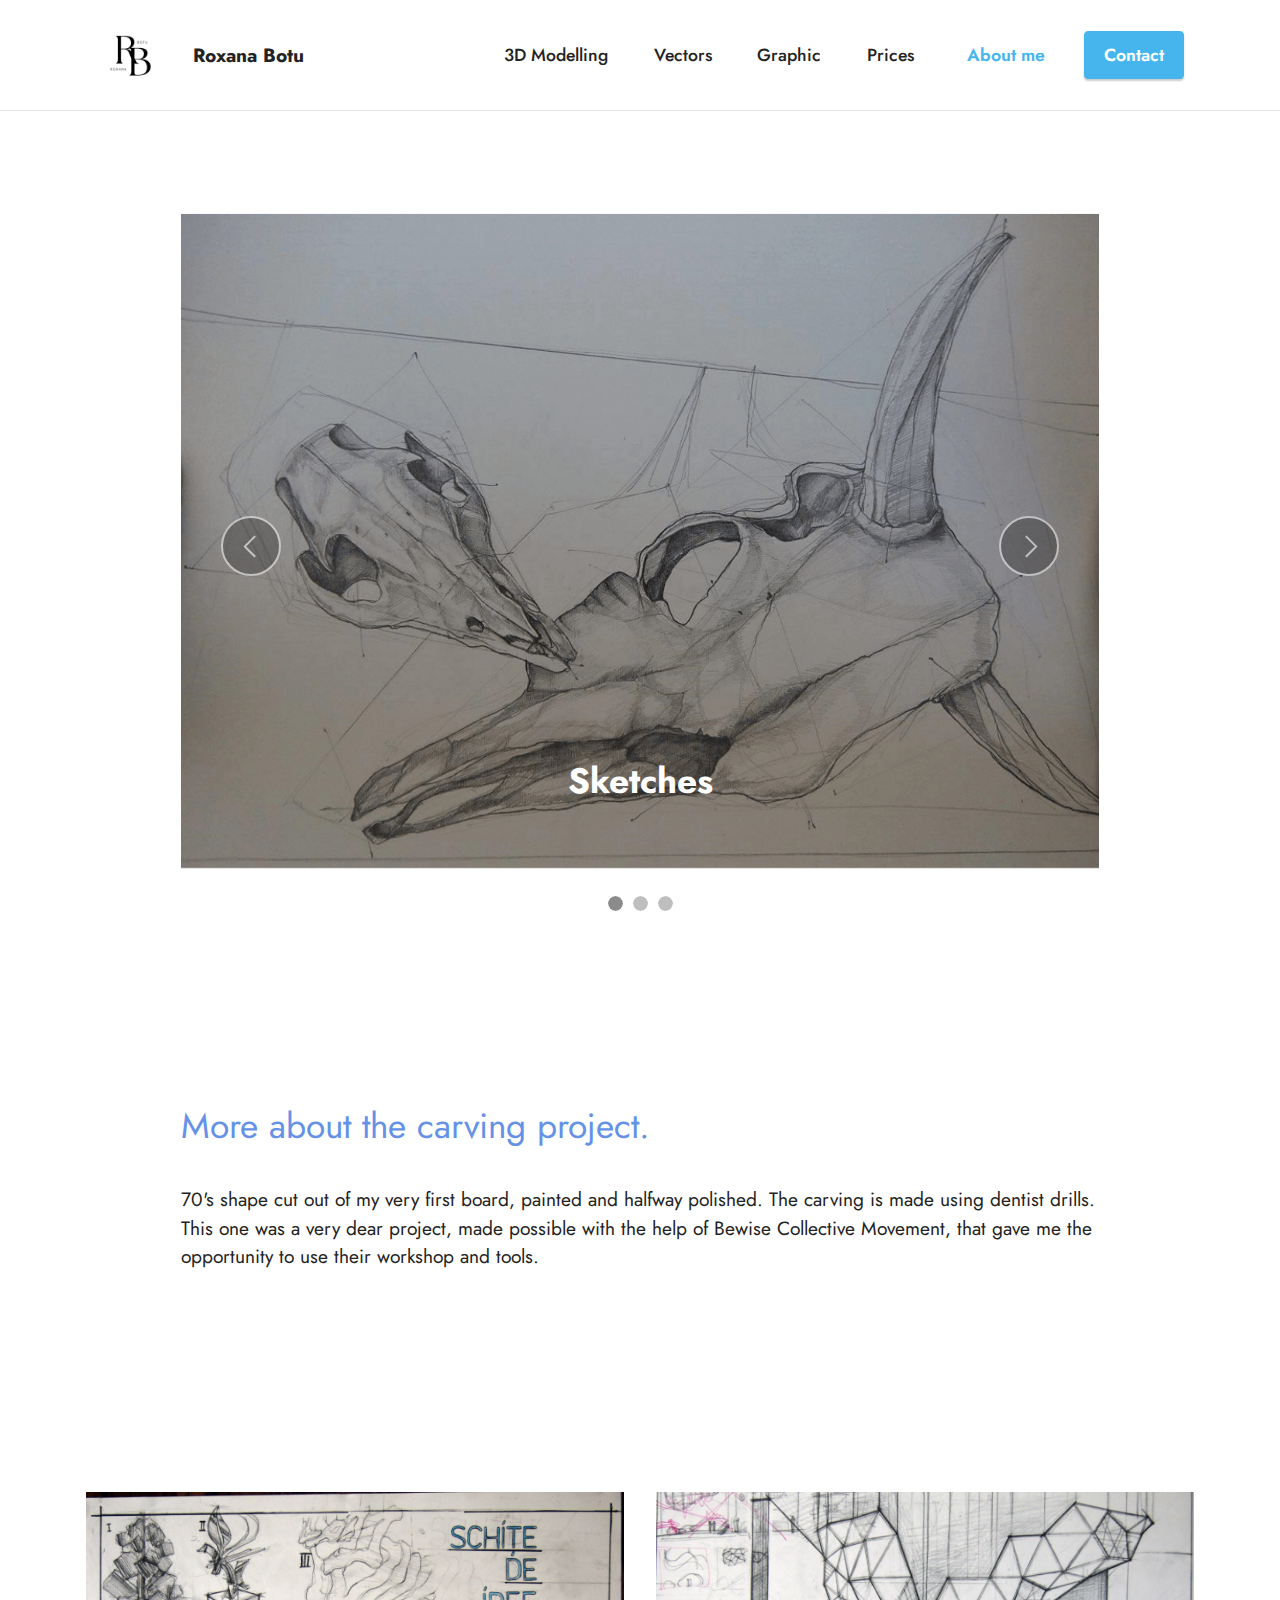
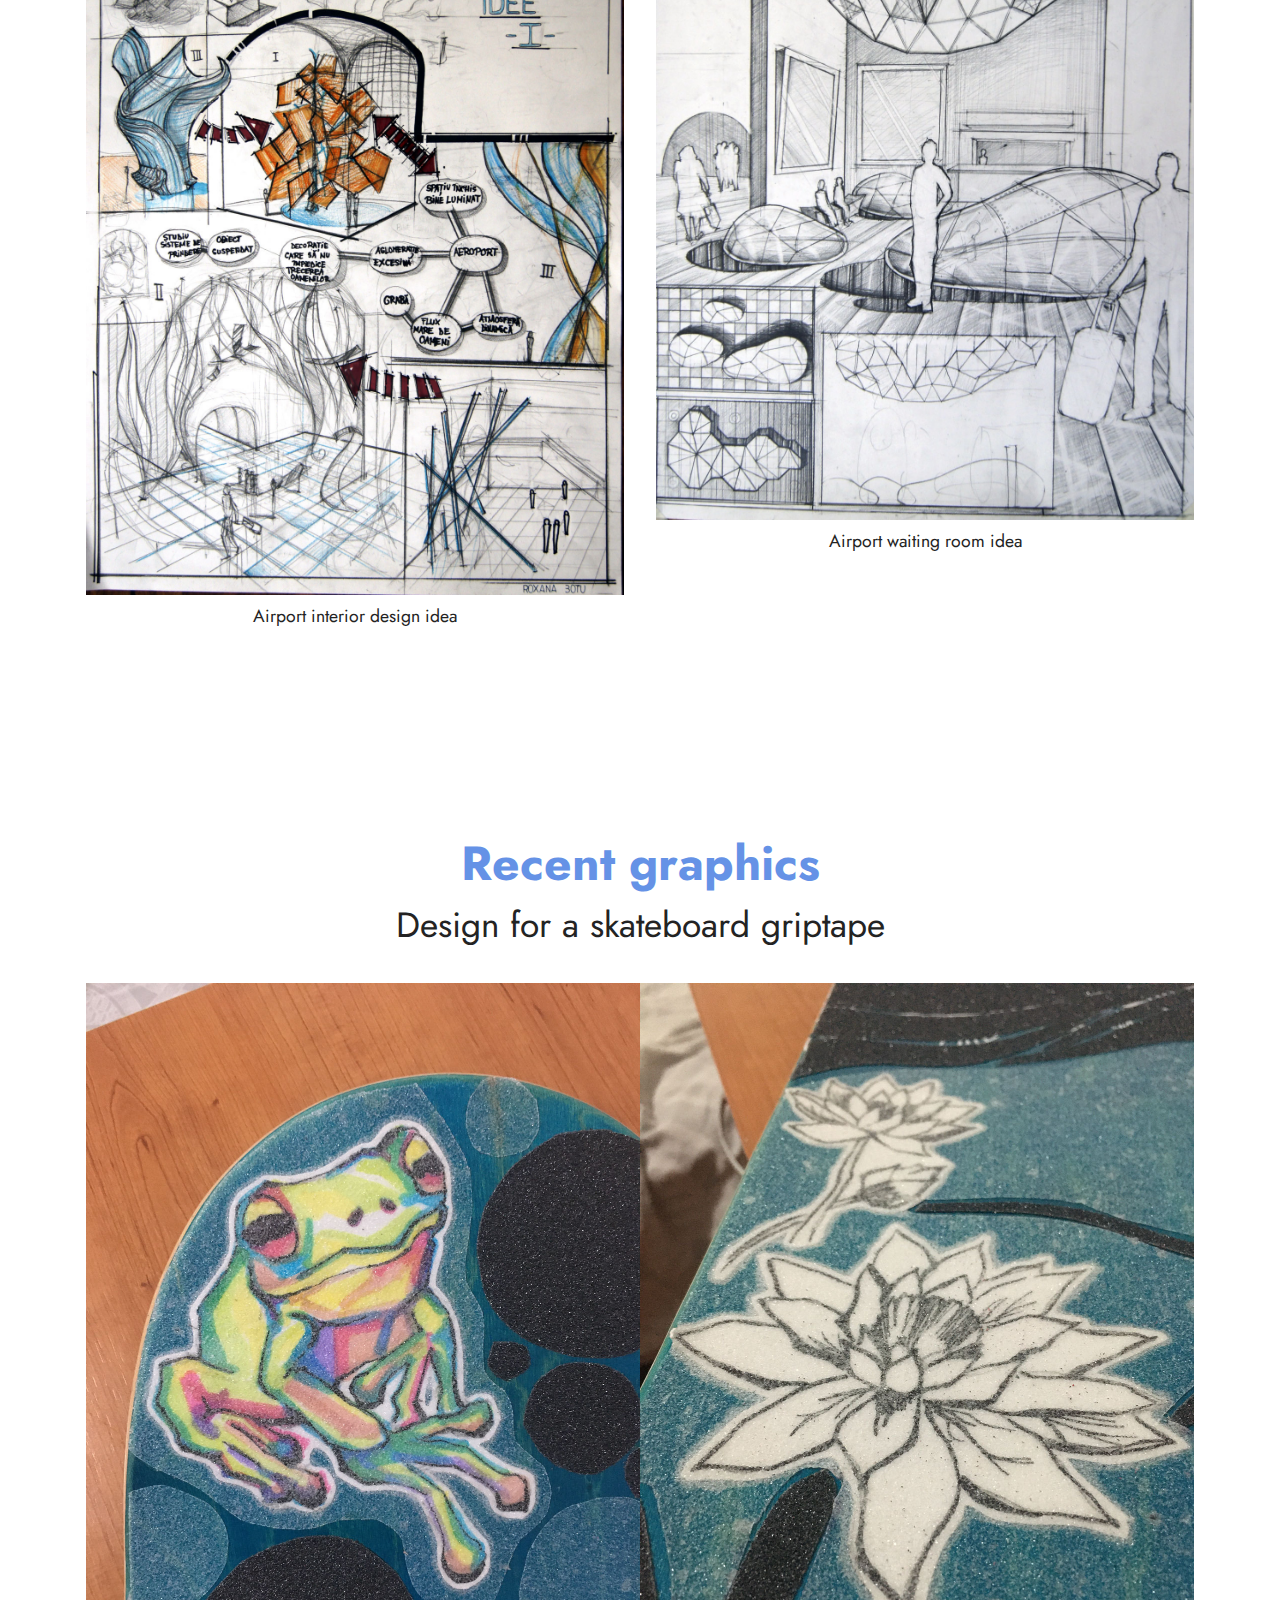
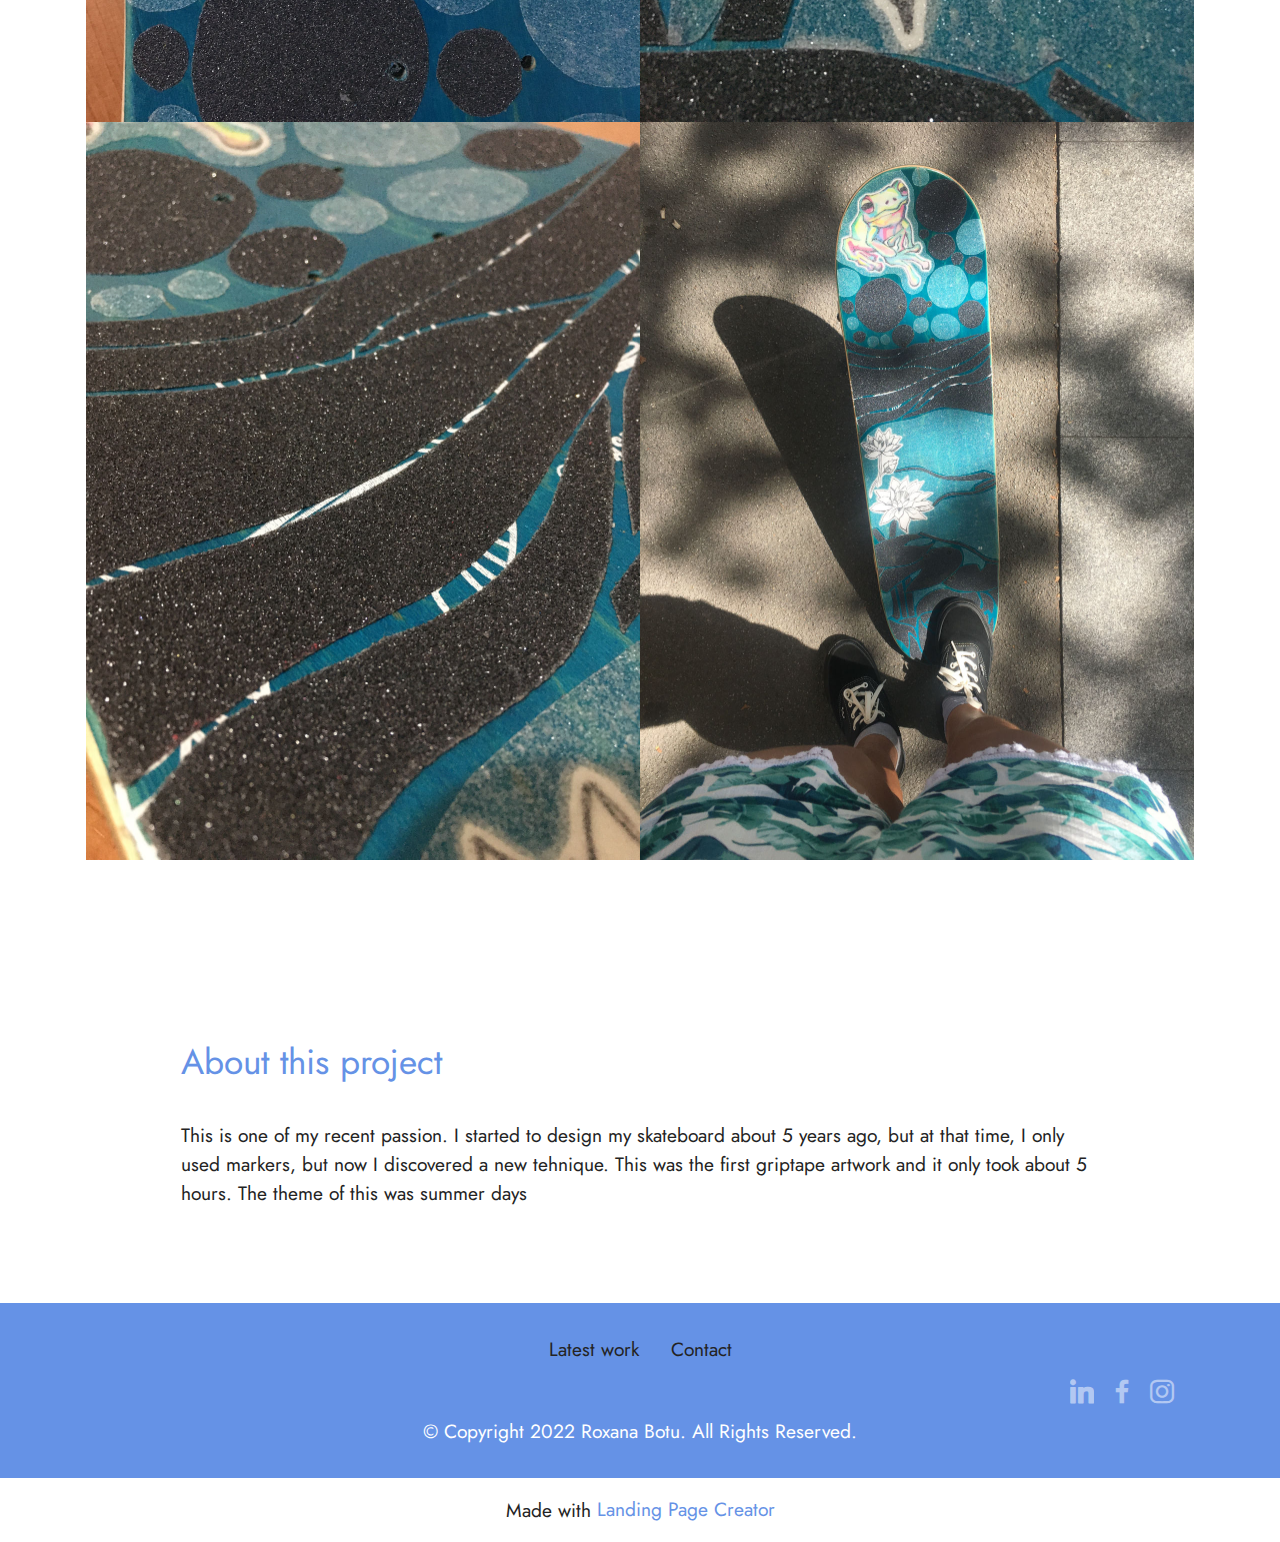
<file: page4.html>
<!DOCTYPE html>
<html  >
<head>
  <!-- Site made with Mobirise Website Builder v5.6.13, https://mobirise.com -->
  <meta charset="UTF-8">
  <meta http-equiv="X-UA-Compatible" content="IE=edge">
  <meta name="generator" content="Mobirise v5.6.13, mobirise.com">
  <meta name="twitter:card" content="summary_large_image"/>
  <meta name="twitter:image:src" content="">
  <meta property="og:image" content="">
  <meta name="twitter:title" content="Graphic">
  <meta name="viewport" content="width=device-width, initial-scale=1, minimum-scale=1">
  <link rel="shortcut icon" href="assets/images/black-and-white-minimal-monogram-typography-personal-logo-460x460.png" type="image/x-icon">
  <meta name="description" content="">
  
  
  <title>Graphic</title>
  <link rel="stylesheet" href="assets/web/assets/mobirise-icons2/mobirise2.css">
  <link rel="stylesheet" href="assets/bootstrap/css/bootstrap.min.css">
  <link rel="stylesheet" href="assets/bootstrap/css/bootstrap-grid.min.css">
  <link rel="stylesheet" href="assets/bootstrap/css/bootstrap-reboot.min.css">
  <link rel="stylesheet" href="assets/dropdown/css/style.css">
  <link rel="stylesheet" href="assets/socicon/css/styles.css">
  <link rel="stylesheet" href="assets/theme/css/style.css">
  <link rel="preload" href="https://fonts.googleapis.com/css?family=Jost:100,200,300,400,500,600,700,800,900,100i,200i,300i,400i,500i,600i,700i,800i,900i&display=swap" as="style" onload="this.onload=null;this.rel='stylesheet'">
  <noscript><link rel="stylesheet" href="https://fonts.googleapis.com/css?family=Jost:100,200,300,400,500,600,700,800,900,100i,200i,300i,400i,500i,600i,700i,800i,900i&display=swap"></noscript>
  <link rel="preload" as="style" href="assets/mobirise/css/mbr-additional.css"><link rel="stylesheet" href="assets/mobirise/css/mbr-additional.css" type="text/css">
  
  
  
  
</head>
<body>
  
  <section data-bs-version="5.1" class="menu cid-tpMPDjcPPJ" once="menu" id="menu1-1a">
    
    <nav class="navbar navbar-dropdown navbar-fixed-top navbar-expand-lg">
        <div class="container">
            <div class="navbar-brand">
                <span class="navbar-logo">
                    <a href="index.html">
                        <img src="assets/images/black-and-white-minimal-monogram-typography-personal-logo-460x460.png" alt="Mobirise Website Builder" style="height: 5.9rem;">
                    </a>
                </span>
                <span class="navbar-caption-wrap"><a class="navbar-caption text-black text-primary display-7" href="index.html">Roxana Botu</a></span>
            </div>
            <button class="navbar-toggler" type="button" data-toggle="collapse" data-bs-toggle="collapse" data-target="#navbarSupportedContent" data-bs-target="#navbarSupportedContent" aria-controls="navbarNavAltMarkup" aria-expanded="false" aria-label="Toggle navigation">
                <div class="hamburger">
                    <span></span>
                    <span></span>
                    <span></span>
                    <span></span>
                </div>
            </button>
            <div class="collapse navbar-collapse" id="navbarSupportedContent">
                <ul class="navbar-nav nav-dropdown" data-app-modern-menu="true"><li class="nav-item"><a class="nav-link link text-black text-primary display-4" href="page2.html">3D Modelling</a></li><li class="nav-item"><a class="nav-link link text-black text-primary display-4" href="page3.html">Vectors</a></li>
                    <li class="nav-item"><a class="nav-link link text-black text-primary display-4" href="page4.html">Graphic</a></li><li class="nav-item"><a class="nav-link link text-black text-primary display-4" href="page5.html">Prices</a></li></ul>
                
                <div class="navbar-buttons mbr-section-btn"><a class="btn btn-info-outline display-4" href="page7.html">About me</a> <a class="btn btn-info display-4" href="page6.html">Contact</a></div>
            </div>
        </div>
    </nav>

</section>

<section data-bs-version="5.1" class="slider2 cid-tpMRvZnVeo" id="slider2-1d">
    

    
    <div class="container">
        <div class="row justify-content-center">
            <div class="col-12 col-md-10">
                <div class="carousel slide" id="tqrr58BPr7" data-interval="5000" data-bs-interval="5000">
                    
                    <ol class="carousel-indicators">
                        <li data-slide-to="0" data-bs-slide-to="0" class="active" data-target="#tqrr58BPr7" data-bs-target="#tqrr58BPr7"></li>
                        <li data-slide-to="1" data-bs-slide-to="1" data-target="#tqrr58BPr7" data-bs-target="#tqrr58BPr7"></li>
                        <li data-slide-to="2" data-bs-slide-to="2" data-target="#tqrr58BPr7" data-bs-target="#tqrr58BPr7"></li>
                    </ol>
                    <div class="carousel-inner">
                        <div class="carousel-item slider-image item active">
                            <div class="item-wrapper">
                                <img class="d-block w-100" src="assets/images/8-studiu-cranii-1184x888.png" alt="Mobirise Website Builder">
                                <div class="carousel-caption d-none d-md-block">
                                    <h5 class="mbr-section-subtitle mbr-fonts-style display-5">
                                        <strong>Sketches</strong></h5>
                                    <p class="mbr-section-text mbr-fonts-style display-7"></p>
                                </div>
                            </div>
                        </div>
                        <div class="carousel-item slider-image item">
                            <div class="item-wrapper">
                                <img class="d-block w-100" src="assets/images/22png-3840x2880.png" alt="Mobirise Website Builder" data-slide-to="1" data-bs-slide-to="1">
                                <div class="carousel-caption d-none d-md-block">
                                    <h5 class="mbr-section-subtitle mbr-fonts-style display-5">
                                        <strong>Sketch for wood craving</strong></h5>
                                    <p class="mbr-section-text mbr-fonts-style display-7"></p>
                                </div>
                            </div>
                        </div><div class="carousel-item slider-image item">
                            <div class="item-wrapper">
                                <img class="d-block w-100" src="assets/images/23pg-640x640.jpg" alt="Mobirise Website Builder" data-slide-to="2" data-bs-slide-to="2">
                                <div class="carousel-caption d-none d-md-block">
                                    <h5 class="mbr-section-subtitle mbr-fonts-style display-5">
                                        <strong>The final craved project</strong></h5>
                                    <p class="mbr-section-text mbr-fonts-style display-7"></p>
                                </div>
                            </div>
                        </div>
                        
                    </div>
                    <a class="carousel-control carousel-control-prev" role="button" data-slide="prev" data-bs-slide="prev" href="#tqrr58BPr7">
                        <span class="mobi-mbri mobi-mbri-arrow-prev" aria-hidden="true"></span>
                        <span class="sr-only visually-hidden">Previous</span>
                    </a>
                    <a class="carousel-control carousel-control-next" role="button" data-slide="next" data-bs-slide="next" href="#tqrr58BPr7">
                        <span class="mobi-mbri mobi-mbri-arrow-next" aria-hidden="true"></span>
                        <span class="sr-only visually-hidden">Next</span>
                    </a>
                </div>
            </div>
        </div>
    </div>
</section>

<section data-bs-version="5.1" class="content5 cid-tpMPDjRBCj" id="content5-1b">
    
    <div class="container">
        <div class="row justify-content-center">
            <div class="col-md-12 col-lg-10">
                
                <h4 class="mbr-section-subtitle mbr-fonts-style mb-4 display-5">More about the carving project.</h4>
                <p class="mbr-text mbr-fonts-style display-7">70's shape cut out of my very first board, painted and halfway polished. The carving is made using dentist drills. This one was a very dear project, made possible with the help of Bewise Collective Movement, that gave me the opportunity to use their workshop and tools.<br><br></p>
            </div>
        </div>
    </div>
</section>

<section data-bs-version="5.1" class="image4 cid-tq79DGrcle" id="image4-1u">
    

    
    

    <div class="container">
        <div class="row">
            <div class="col-12 col-lg-6">
                <div class="image-wrapper">
                    <img src="assets/images/-dsc8818-1256x1780.jpeg" alt="Mobirise Website Builder">
                    <p class="mbr-text mbr-fonts-style mt-2 align-center display-4">Airport waiting room idea</p>
                </div>
            </div>
            <div class="col-12 col-lg-6">
                <div class="image-wrapper">
                    <img src="assets/images/-dsc8823-1256x1642.jpg" alt="Mobirise Website Builder">
                    <p class="mbr-text mbr-fonts-style mt-2 align-center display-4">Airport interior design idea</p>
                </div>
            </div>
        </div>
    </div>
</section>

<section data-bs-version="5.1" class="gallery4 mbr-gallery cid-tq7dvZopNR" id="gallery4-1y">
    

    
    

    <div class="container">
        <div class="mbr-section-head">
            <h3 class="mbr-section-title mbr-fonts-style align-center m-0 display-2"><strong>Recent graphics</strong></h3>
            <h4 class="mbr-section-subtitle mbr-fonts-style align-center mb-0 mt-2 display-5">Design for a skateboard griptape</h4>
        </div>
        <div class="row mbr-gallery mt-4">
            <div class="col-12 col-md-6 col-lg-6 item gallery-image">
                <div class="item-wrapper" data-toggle="modal" data-bs-toggle="modal" data-target="#tqrr59kBIr-modal" data-bs-target="#tqrr59kBIr-modal">
                    <img class="w-100" src="assets/images/4-1-1108x1477.jpg" alt="Mobirise Website Builder" data-slide-to="0" data-bs-slide-to="0" data-target="#lb-tqrr59kBIr" data-bs-target="#lb-tqrr59kBIr">
                    <div class="icon-wrapper">
                        <span class="mobi-mbri mobi-mbri-search mbr-iconfont mbr-iconfont-btn"></span>
                    </div>
                </div>
                
            </div>
            <div class="col-12 col-md-6 col-lg-6 item gallery-image">
                <div class="item-wrapper" data-toggle="modal" data-bs-toggle="modal" data-target="#tqrr59kBIr-modal" data-bs-target="#tqrr59kBIr-modal">
                    <img class="w-100" src="assets/images/4-2-1108x1477.jpg" alt="Mobirise Website Builder" data-slide-to="1" data-bs-slide-to="1" data-target="#lb-tqrr59kBIr" data-bs-target="#lb-tqrr59kBIr">
                    <div class="icon-wrapper">
                        <span class="mobi-mbri mobi-mbri-search mbr-iconfont mbr-iconfont-btn"></span>
                    </div>
                </div>
                
            </div>
            <div class="col-12 col-md-6 col-lg-6 item gallery-image">
                <div class="item-wrapper" data-toggle="modal" data-bs-toggle="modal" data-target="#tqrr59kBIr-modal" data-bs-target="#tqrr59kBIr-modal">
                    <img class="w-100" src="assets/images/4-4-1108x1477.jpg" alt="Mobirise Website Builder" data-slide-to="2" data-bs-slide-to="2" data-target="#lb-tqrr59kBIr" data-bs-target="#lb-tqrr59kBIr">
                    <div class="icon-wrapper">
                        <span class="mobi-mbri mobi-mbri-search mbr-iconfont mbr-iconfont-btn"></span>
                    </div>
                </div>
                
            </div>
            <div class="col-12 col-md-6 col-lg-6 item gallery-image">
                <div class="item-wrapper" data-toggle="modal" data-bs-toggle="modal" data-target="#tqrr59kBIr-modal" data-bs-target="#tqrr59kBIr-modal">
                    <img class="w-100" src="assets/images/4-5-1108x1477.jpg" alt="Mobirise Website Builder" data-slide-to="3" data-bs-slide-to="3" data-target="#lb-tqrr59kBIr" data-bs-target="#lb-tqrr59kBIr">
                    <div class="icon-wrapper">
                        <span class="mobi-mbri mobi-mbri-search mbr-iconfont mbr-iconfont-btn"></span>
                    </div>
                </div>
                
            </div>
        </div>

        <div class="modal mbr-slider" tabindex="-1" role="dialog" aria-hidden="true" id="tqrr59kBIr-modal">
            <div class="modal-dialog" role="document">
                <div class="modal-content">
                    <div class="modal-body">
                        <div class="carousel slide" id="lb-tqrr59kBIr" data-interval="5000" data-bs-interval="5000">
                            <div class="carousel-inner">
                                <div class="carousel-item active">
                                    <img class="d-block w-100" src="assets/images/4-1-1108x1477.jpg" alt="Mobirise Website Builder">
                                </div>
                                <div class="carousel-item">
                                    <img class="d-block w-100" src="assets/images/4-2-1108x1477.jpg" alt="Mobirise Website Builder">
                                </div>
                                <div class="carousel-item">
                                    <img class="d-block w-100" src="assets/images/4-4-1108x1477.jpg" alt="Mobirise Website Builder">
                                </div>
                                <div class="carousel-item">
                                    <img class="d-block w-100" src="assets/images/4-5-1108x1477.jpg" alt="Mobirise Website Builder">
                                </div>
                            </div>
                            <ol class="carousel-indicators">
                                <li data-slide-to="0" data-bs-slide-to="0" class="active" data-target="#lb-tqrr59kBIr" data-bs-target="#lb-tqrr59kBIr"></li>
                                <li data-slide-to="1" data-bs-slide-to="1" data-target="#lb-tqrr59kBIr" data-bs-target="#lb-tqrr59kBIr"></li>
                                <li data-slide-to="2" data-bs-slide-to="2" data-target="#lb-tqrr59kBIr" data-bs-target="#lb-tqrr59kBIr"></li>
                                <li data-slide-to="3" data-bs-slide-to="3" data-target="#lb-tqrr59kBIr" data-bs-target="#lb-tqrr59kBIr"></li>
                            </ol>
                            <a role="button" href="" class="close" data-dismiss="modal" data-bs-dismiss="modal" aria-label="Close">
                            </a>
                            <a class="carousel-control-prev carousel-control" role="button" data-slide="prev" data-bs-slide="prev" href="#lb-tqrr59kBIr">
                                <span class="mobi-mbri mobi-mbri-arrow-prev" aria-hidden="true"></span>
                                <span class="sr-only visually-hidden">Previous</span>
                            </a>
                            <a class="carousel-control-next carousel-control" role="button" data-slide="next" data-bs-slide="next" href="#lb-tqrr59kBIr">
                                <span class="mobi-mbri mobi-mbri-arrow-next" aria-hidden="true"></span>
                                <span class="sr-only visually-hidden">Next</span>
                            </a>
                        </div>
                    </div>
                </div>
            </div>
        </div>
    </div>
</section>

<section data-bs-version="5.1" class="content5 cid-tq7dV6Izc8" id="content5-1z">
    
    <div class="container">
        <div class="row justify-content-center">
            <div class="col-md-12 col-lg-10">
                
                <h4 class="mbr-section-subtitle mbr-fonts-style mb-4 display-5">About this project</h4>
                <p class="mbr-text mbr-fonts-style display-7">This is one of my recent passion. I started to design my skateboard about 5 years ago, but at that time, I only used markers, but now I discovered a new tehnique. This was the first griptape artwork and it only took about 5 hours. The theme of this was summer days</p>
            </div>
        </div>
    </div>
</section>

<section data-bs-version="5.1" class="footer3 cid-tpMPDkgJ2z" once="footers" id="footer3-1c">

    

    

    <div class="container">
        <div class="media-container-row align-center mbr-white">
            <div class="row row-links">
                <ul class="foot-menu">
                    
                    
                    
                    
                    
                <li class="foot-menu-item mbr-fonts-style display-7"><a href="index.html" class="text-black">Latest work</a></li><li class="foot-menu-item mbr-fonts-style display-7"><a href="page6.html" class="text-black">Contact</a></li></ul>
            </div>
            <div class="row social-row">
                <div class="social-list align-right pb-2">
                    
                    
                    
                    
                    
                    
                <div class="soc-item">
                        <a href="https://www.linkedin.com/in/roxana-ioana-botu-610194196/" target="_blank">
                            <span class="mbr-iconfont mbr-iconfont-social socicon-linkedin socicon"></span>
                        </a>
                    </div><div class="soc-item">
                        <a href="https://www.facebook.com/roxana.ioana.7509" target="_blank">
                            <span class="mbr-iconfont mbr-iconfont-social socicon-facebook socicon"></span>
                        </a>
                    </div><div class="soc-item">
                        <a href="https://www.instagram.com/roxana_botu/" target="_blank">
                            <span class="mbr-iconfont mbr-iconfont-social socicon-instagram socicon"></span>
                        </a>
                    </div></div>
            </div>
            <div class="row row-copirayt">
                <p class="mbr-text mb-0 mbr-fonts-style mbr-white align-center display-7">
                    © Copyright 2022 Roxana Botu. All Rights Reserved.
                </p>
            </div>
        </div>
    </div>
</section><section class="display-7" style="padding: 0;align-items: center;justify-content: center;flex-wrap: wrap;    align-content: center;display: flex;position: relative;height: 4rem;"><a href="https://mobiri.se/1714128" style="flex: 1 1;height: 4rem;position: absolute;width: 100%;z-index: 1;"><img alt="" style="height: 4rem;" src="[data-uri]"></a><p style="margin: 0;text-align: center;" class="display-7">Made with &#8204;</p><a style="z-index:1" href="https://mobirise.com/builder/landing-page-builder.html">Landing Page Creator</a></section><script src="assets/bootstrap/js/bootstrap.bundle.min.js"></script>  <script src="assets/smoothscroll/smooth-scroll.js"></script>  <script src="assets/ytplayer/index.js"></script>  <script src="assets/dropdown/js/navbar-dropdown.js"></script>  <script src="assets/theme/js/script.js"></script>  
  
  
</body>
</html>
</file>
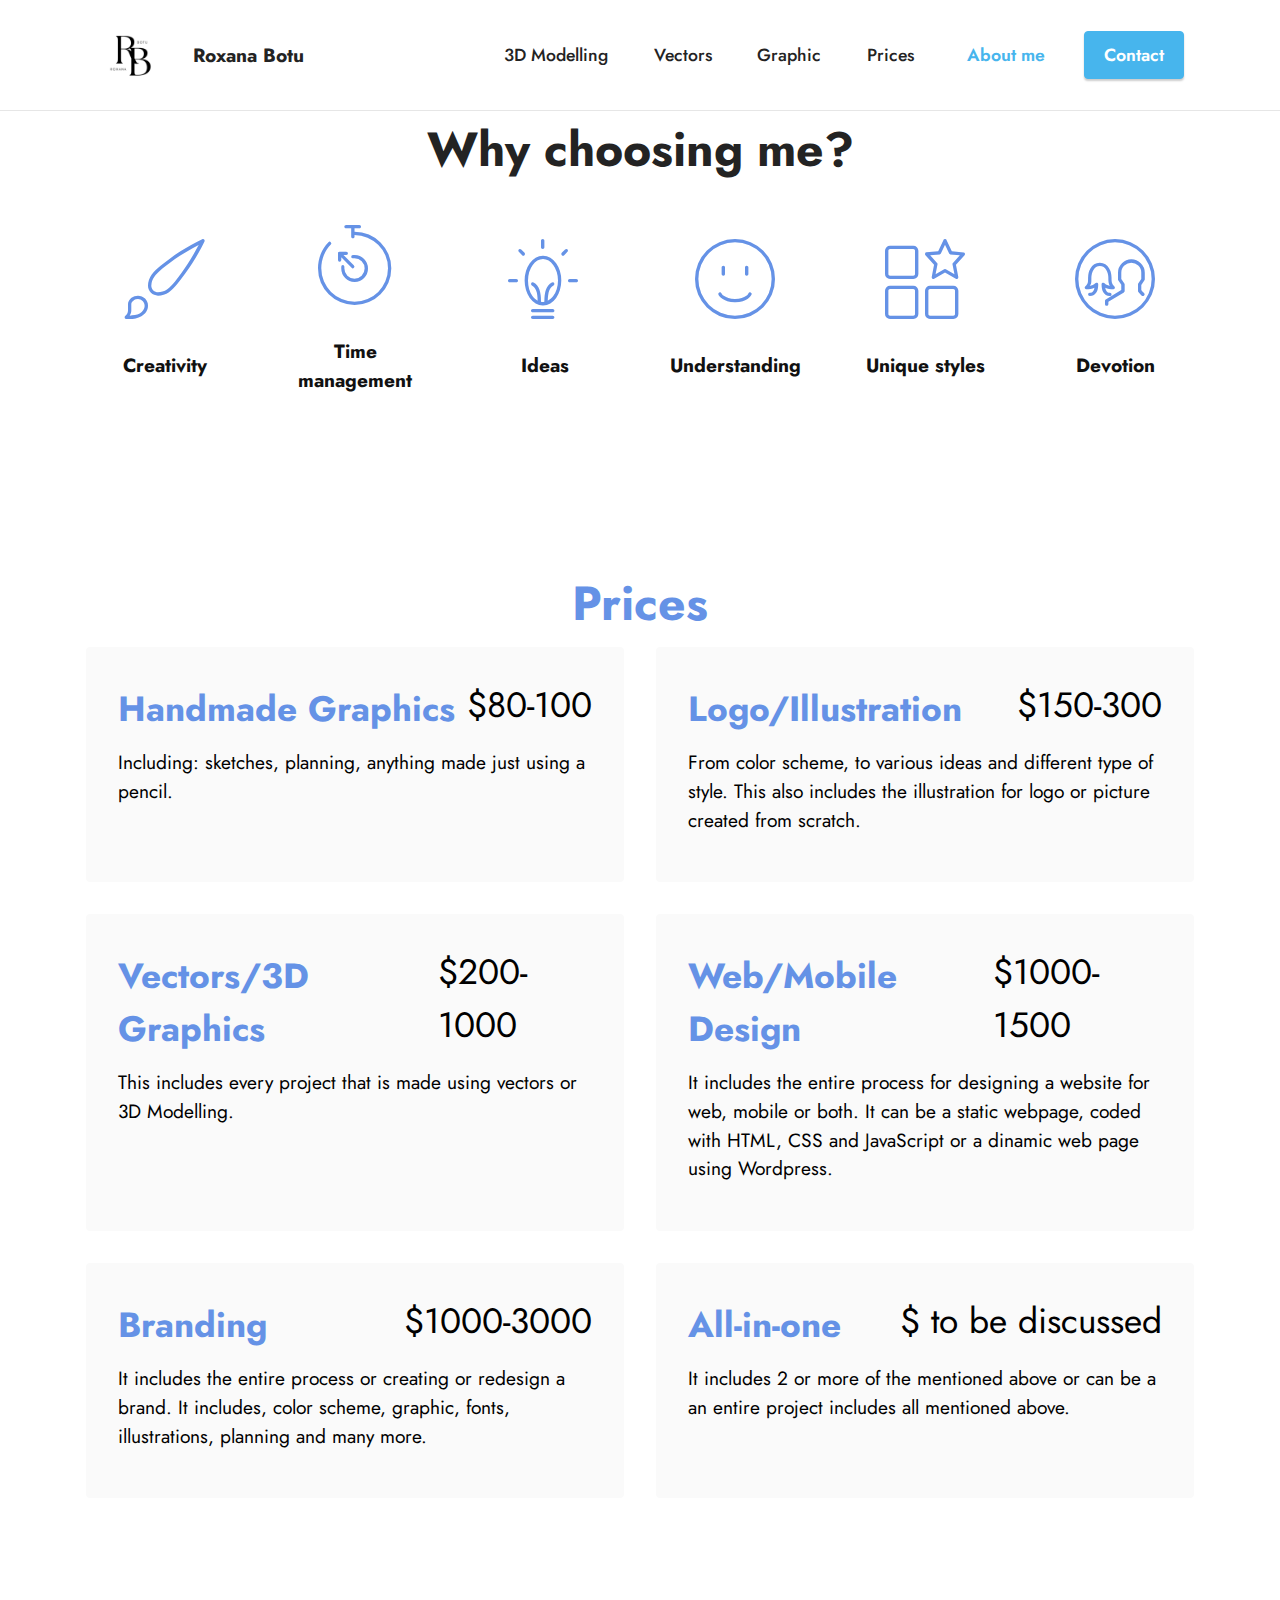
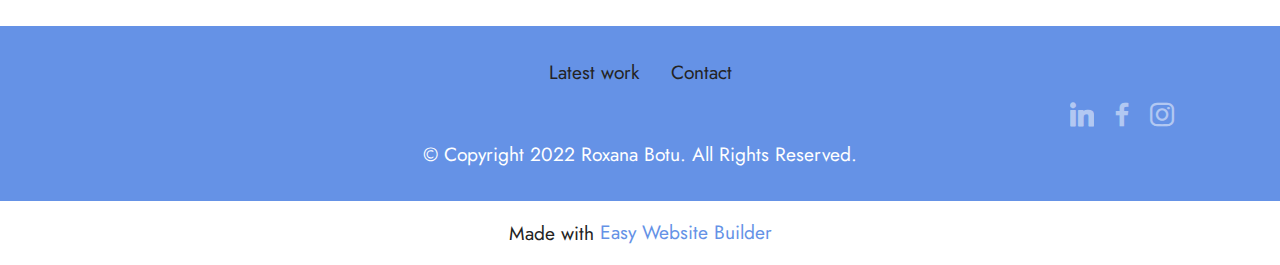
<file: page5.html>
<!DOCTYPE html>
<html  >
<head>
  <!-- Site made with Mobirise Website Builder v5.6.13, https://mobirise.com -->
  <meta charset="UTF-8">
  <meta http-equiv="X-UA-Compatible" content="IE=edge">
  <meta name="generator" content="Mobirise v5.6.13, mobirise.com">
  <meta name="twitter:card" content="summary_large_image"/>
  <meta name="twitter:image:src" content="">
  <meta property="og:image" content="">
  <meta name="twitter:title" content="Prices&nbsp;">
  <meta name="viewport" content="width=device-width, initial-scale=1, minimum-scale=1">
  <link rel="shortcut icon" href="assets/images/black-and-white-minimal-monogram-typography-personal-logo-460x460.png" type="image/x-icon">
  <meta name="description" content="">
  
  
  <title>Prices&nbsp;</title>
  <link rel="stylesheet" href="assets/web/assets/mobirise-icons/mobirise-icons.css">
  <link rel="stylesheet" href="assets/bootstrap/css/bootstrap.min.css">
  <link rel="stylesheet" href="assets/bootstrap/css/bootstrap-grid.min.css">
  <link rel="stylesheet" href="assets/bootstrap/css/bootstrap-reboot.min.css">
  <link rel="stylesheet" href="assets/dropdown/css/style.css">
  <link rel="stylesheet" href="assets/socicon/css/styles.css">
  <link rel="stylesheet" href="assets/theme/css/style.css">
  <link rel="preload" href="https://fonts.googleapis.com/css?family=Jost:100,200,300,400,500,600,700,800,900,100i,200i,300i,400i,500i,600i,700i,800i,900i&display=swap" as="style" onload="this.onload=null;this.rel='stylesheet'">
  <noscript><link rel="stylesheet" href="https://fonts.googleapis.com/css?family=Jost:100,200,300,400,500,600,700,800,900,100i,200i,300i,400i,500i,600i,700i,800i,900i&display=swap"></noscript>
  <link rel="preload" as="style" href="assets/mobirise/css/mbr-additional.css"><link rel="stylesheet" href="assets/mobirise/css/mbr-additional.css" type="text/css">
  
  
  
  
</head>
<body>
  
  <section data-bs-version="5.1" class="menu cid-tpMT12SRF3" once="menu" id="menu1-1e">
    
    <nav class="navbar navbar-dropdown navbar-fixed-top navbar-expand-lg">
        <div class="container">
            <div class="navbar-brand">
                <span class="navbar-logo">
                    <a href="index.html">
                        <img src="assets/images/black-and-white-minimal-monogram-typography-personal-logo-460x460.png" alt="Mobirise Website Builder" style="height: 5.9rem;">
                    </a>
                </span>
                <span class="navbar-caption-wrap"><a class="navbar-caption text-black text-primary display-7" href="index.html">Roxana Botu</a></span>
            </div>
            <button class="navbar-toggler" type="button" data-toggle="collapse" data-bs-toggle="collapse" data-target="#navbarSupportedContent" data-bs-target="#navbarSupportedContent" aria-controls="navbarNavAltMarkup" aria-expanded="false" aria-label="Toggle navigation">
                <div class="hamburger">
                    <span></span>
                    <span></span>
                    <span></span>
                    <span></span>
                </div>
            </button>
            <div class="collapse navbar-collapse" id="navbarSupportedContent">
                <ul class="navbar-nav nav-dropdown" data-app-modern-menu="true"><li class="nav-item"><a class="nav-link link text-black text-primary display-4" href="page2.html">3D Modelling</a></li><li class="nav-item"><a class="nav-link link text-black text-primary display-4" href="page3.html">Vectors</a></li>
                    <li class="nav-item"><a class="nav-link link text-black text-primary display-4" href="page4.html">Graphic</a></li><li class="nav-item"><a class="nav-link link text-black text-primary display-4" href="page5.html">Prices</a></li></ul>
                
                <div class="navbar-buttons mbr-section-btn"><a class="btn btn-info-outline display-4" href="page7.html">About me</a> <a class="btn btn-info display-4" href="page6.html">Contact</a></div>
            </div>
        </div>
    </nav>

</section>

<section data-bs-version="5.1" class="features13 cid-tq7es6MLA3" id="features14-20">
    

    
    
    <div class="container">
        <div class="row">
            <div class="col-12">
                <h3 class="mbr-section-title align-center mb-4 mbr-fonts-style display-2"><strong>Why choosing me?</strong></h3>
            </div>
            <div class="card col-12 col-md-4 col-lg-2 p-3">
                <div class="card-wrapper">
                    <div class="card-box align-center">
                        <span class="mbr-iconfont mbri-change-style"></span>
                        <h4 class="card-title align-center mbr-black mbr-fonts-style display-7"><strong>Creativity</strong></h4>
                    </div>
                </div>
            </div>
            <div class="card p-3 col-12 col-md-4 col-lg-2">
                <div class="card-wrapper">
                    <div class="card-box align-center">
                        <span class="mbr-iconfont mbri-timer"></span>
                        <h4 class="card-title align-center mbr-black mbr-fonts-style display-7"><strong>Time management</strong></h4>
                    </div>
                </div>
            </div>
            <div class="card p-3 col-12 col-md-4 col-lg-2">
                <div class="card-wrapper">
                    <div class="card-box align-center">
                        <span class="mbr-iconfont mbri-idea"></span>
                        <h4 class="card-title align-center mbr-black mbr-fonts-style display-7"><strong>Ideas</strong></h4>
                    </div>
                </div>
            </div>
            <div class="card p-3 col-12 col-md-4 col-lg-2">
                <div class="card-wrapper">
                    <div class="card-box align-center">
                        <span class="mbr-iconfont mbri-smile-face"></span>
                        <h4 class="card-title align-center mbr-black mbr-fonts-style display-7"><strong>Understanding</strong></h4>
                    </div>
                </div>
            </div>
            <div class="card p-3 col-12 col-md-4 col-lg-2">
                <div class="card-wrapper">
                    <div class="card-box align-center">
                        <span class="mbr-iconfont mbri-features"></span>
                        <h4 class="card-title align-center mbr-black mbr-fonts-style display-7"><strong>Unique styles</strong></h4>
                    </div>
                </div>
            </div>
            <div class="card p-3 col-12 col-md-4 col-lg-2">
                <div class="card-wrapper">
                    <div class="card-box align-center">
                        <span class="mbr-iconfont mbri-users"></span>
                        <h4 class="card-title align-center mbr-black mbr-fonts-style display-7"><strong>Devotion</strong></h4>
                    </div>
                </div>
            </div>
        </div>
    </div>
</section>

<section data-bs-version="5.1" class="features7 cid-tq7maJqDSQ" id="features8-23">
    <!---->
    

    
    
    <div class="container">
        <div class="row">
            <div class="title col-12">
                <h5 class="mbr-section-title mbr-fonts-style mb-3 display-2"><strong>Prices</strong></h5>
                
            </div>
            <div class="card col-12 col-md-6">
                <div class="card-wrapper">
                    <div class="top-line">
                        <h6 class="card-title mbr-fonts-style display-5"><strong>Handmade Graphics</strong></h6>
                        <p class="mbr-text cost mbr-fonts-style display-5">$80-100</p>
                    </div>
                    <div class="bottom-line">
                        <p class="mbr-text mbr-fonts-style display-7">
                            Including: sketches, planning, anything made just using a pencil.</p>
                    </div>
                </div>
            </div>
            <div class="card col-12 col-md-6">
                <div class="card-wrapper">
                    <div class="top-line">
                        <h6 class="card-title mbr-fonts-style display-5"><strong>Logo/Illustration</strong></h6>
                        <p class="mbr-text cost mbr-fonts-style display-5">$150-300</p>
                    </div>
                    <div class="bottom-line">
                        <p class="mbr-text mbr-fonts-style display-7">
                            From color scheme, to various ideas and different type of style. This also includes the illustration for logo or picture created from scratch.</p>
                    </div>
                </div>
            </div>
            <div class="card col-12 col-md-6">
                <div class="card-wrapper">
                    <div class="top-line">
                        <h6 class="card-title mbr-fonts-style display-5"><strong>Vectors/3D Graphics</strong></h6>
                        <p class="mbr-text cost mbr-fonts-style display-5">$200-1000</p>
                    </div>
                    <div class="bottom-line">
                        <p class="mbr-text mbr-fonts-style display-7">
                            This includes every project that is made using vectors or 3D Modelling.&nbsp;</p>
                    </div>
                </div>
            </div>
            <div class="card col-12 col-md-6">
                <div class="card-wrapper">
                    <div class="top-line">
                        <h6 class="card-title mbr-fonts-style display-5"><strong>Web/Mobile Design</strong></h6>
                        <p class="mbr-text cost mbr-fonts-style display-5">$1000-1500</p>
                    </div>
                    <div class="bottom-line">
                        <p class="mbr-text mbr-fonts-style display-7">
                            It includes the entire process for designing a website for web, mobile or both. It can be a static webpage, coded with HTML, CSS and JavaScript or a dinamic web page using Wordpress.</p>
                    </div>
                </div>
            </div>
            <div class="card col-12 col-md-6">
                <div class="card-wrapper">
                    <div class="top-line">
                        <h6 class="card-title mbr-fonts-style display-5"><strong>Branding</strong></h6>
                        <p class="mbr-text cost mbr-fonts-style display-5">$1000-3000</p>
                    </div>
                    <div class="bottom-line">
                        <p class="mbr-text mbr-fonts-style display-7">
                            It includes the entire process or creating or redesign a brand. It includes, color scheme, graphic, fonts, illustrations, planning and many more.</p>
                    </div>
                </div>
            </div>
            <div class="card col-12 col-md-6">
                <div class="card-wrapper">
                    <div class="top-line">
                        <h6 class="card-title mbr-fonts-style display-5"><strong>All-in-one</strong></h6>
                        <p class="mbr-text cost mbr-fonts-style display-5">$ to be discussed</p>
                    </div>
                    <div class="bottom-line">
                        <p class="mbr-text mbr-fonts-style display-7">It includes 2 or more of the mentioned above or can be a an entire project includes all mentioned above.&nbsp;</p>
                    </div>
                </div>
            </div>
            
            
            
            
            
            
        </div>
    </div>
</section>

<section data-bs-version="5.1" class="footer3 cid-tpMT15fpu9" once="footers" id="footer3-1h">

    

    

    <div class="container">
        <div class="media-container-row align-center mbr-white">
            <div class="row row-links">
                <ul class="foot-menu">
                    
                    
                    
                    
                    
                <li class="foot-menu-item mbr-fonts-style display-7"><a href="index.html" class="text-black">Latest work</a></li><li class="foot-menu-item mbr-fonts-style display-7"><a href="page6.html" class="text-black">Contact</a></li></ul>
            </div>
            <div class="row social-row">
                <div class="social-list align-right pb-2">
                    
                    
                    
                    
                    
                    
                <div class="soc-item">
                        <a href="https://www.linkedin.com/in/roxana-ioana-botu-610194196/" target="_blank">
                            <span class="mbr-iconfont mbr-iconfont-social socicon-linkedin socicon"></span>
                        </a>
                    </div><div class="soc-item">
                        <a href="https://www.facebook.com/roxana.ioana.7509" target="_blank">
                            <span class="mbr-iconfont mbr-iconfont-social socicon-facebook socicon"></span>
                        </a>
                    </div><div class="soc-item">
                        <a href="https://www.instagram.com/roxana_botu/" target="_blank">
                            <span class="mbr-iconfont mbr-iconfont-social socicon-instagram socicon"></span>
                        </a>
                    </div></div>
            </div>
            <div class="row row-copirayt">
                <p class="mbr-text mb-0 mbr-fonts-style mbr-white align-center display-7">
                    © Copyright 2022 Roxana Botu. All Rights Reserved.
                </p>
            </div>
        </div>
    </div>
</section><section class="display-7" style="padding: 0;align-items: center;justify-content: center;flex-wrap: wrap;    align-content: center;display: flex;position: relative;height: 4rem;"><a href="https://mobiri.se/1714128" style="flex: 1 1;height: 4rem;position: absolute;width: 100%;z-index: 1;"><img alt="" style="height: 4rem;" src="[data-uri]"></a><p style="margin: 0;text-align: center;" class="display-7">Made with &#8204;</p><a style="z-index:1" href="https://mobirise.com/builder/easiest-website-builder.html">Easy Website Builder</a></section><script src="assets/bootstrap/js/bootstrap.bundle.min.js"></script>  <script src="assets/smoothscroll/smooth-scroll.js"></script>  <script src="assets/ytplayer/index.js"></script>  <script src="assets/dropdown/js/navbar-dropdown.js"></script>  <script src="assets/theme/js/script.js"></script>  
  
  
</body>
</html>
</file>
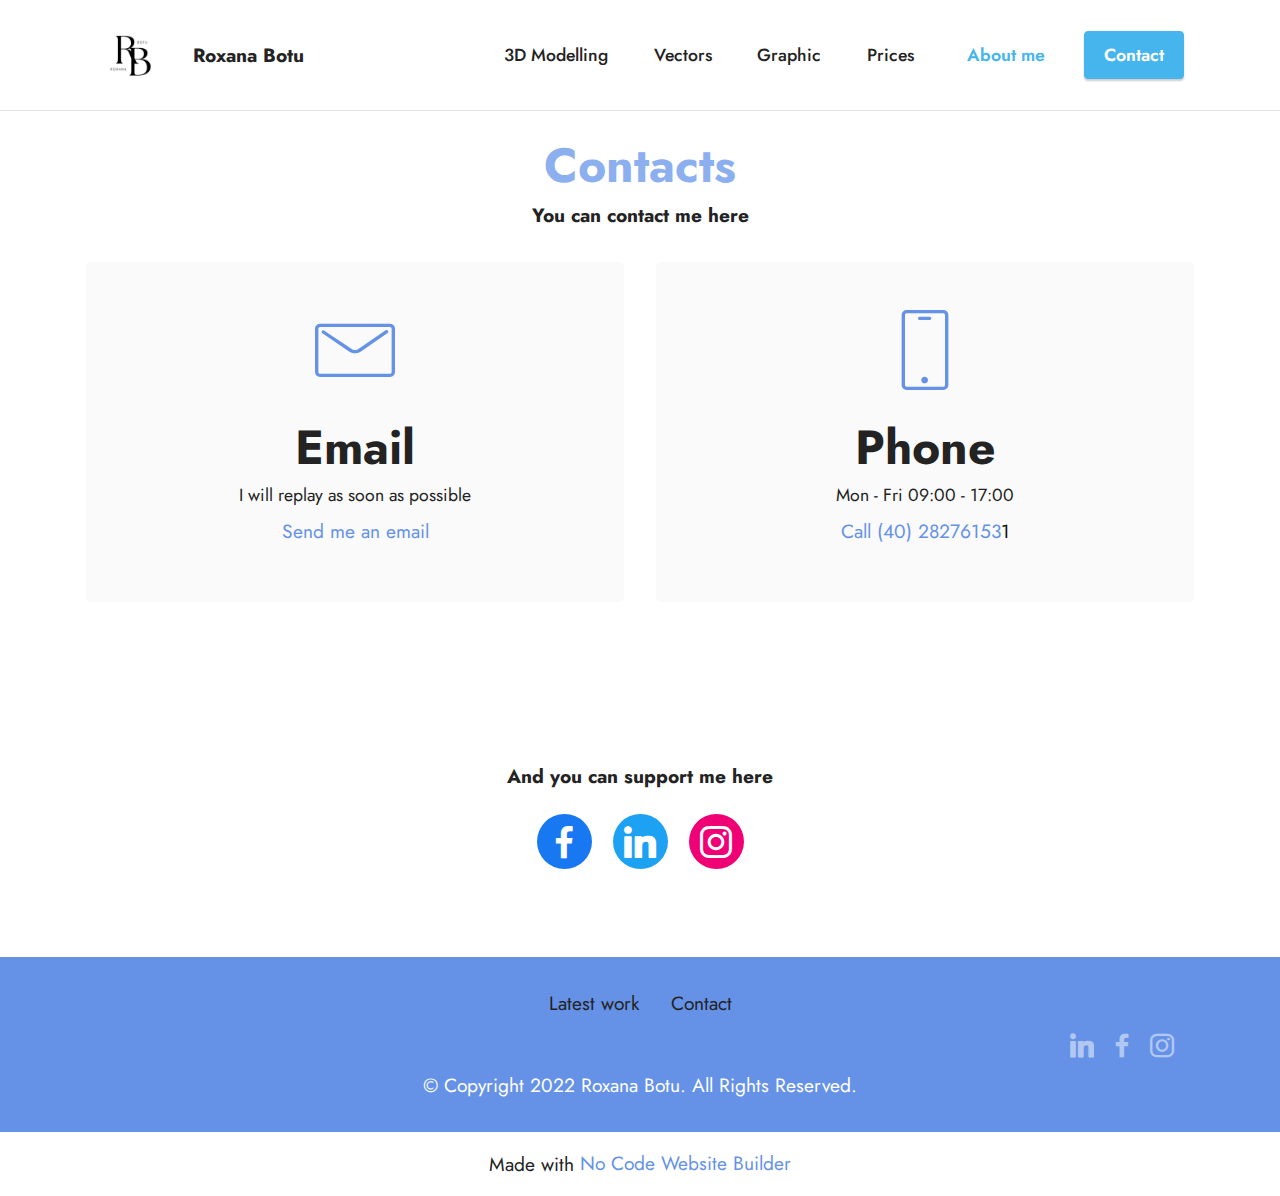
<file: page6.html>
<!DOCTYPE html>
<html  >
<head>
  <!-- Site made with Mobirise Website Builder v5.6.13, https://mobirise.com -->
  <meta charset="UTF-8">
  <meta http-equiv="X-UA-Compatible" content="IE=edge">
  <meta name="generator" content="Mobirise v5.6.13, mobirise.com">
  <meta name="twitter:card" content="summary_large_image"/>
  <meta name="twitter:image:src" content="">
  <meta property="og:image" content="">
  <meta name="twitter:title" content="Contact">
  <meta name="viewport" content="width=device-width, initial-scale=1, minimum-scale=1">
  <link rel="shortcut icon" href="assets/images/black-and-white-minimal-monogram-typography-personal-logo-460x460.png" type="image/x-icon">
  <meta name="description" content="">
  
  
  <title>Contact</title>
  <link rel="stylesheet" href="assets/web/assets/mobirise-icons2/mobirise2.css">
  <link rel="stylesheet" href="assets/web/assets/mobirise-icons/mobirise-icons.css">
  <link rel="stylesheet" href="assets/bootstrap/css/bootstrap.min.css">
  <link rel="stylesheet" href="assets/bootstrap/css/bootstrap-grid.min.css">
  <link rel="stylesheet" href="assets/bootstrap/css/bootstrap-reboot.min.css">
  <link rel="stylesheet" href="assets/dropdown/css/style.css">
  <link rel="stylesheet" href="assets/socicon/css/styles.css">
  <link rel="stylesheet" href="assets/theme/css/style.css">
  <link rel="preload" href="https://fonts.googleapis.com/css?family=Jost:100,200,300,400,500,600,700,800,900,100i,200i,300i,400i,500i,600i,700i,800i,900i&display=swap" as="style" onload="this.onload=null;this.rel='stylesheet'">
  <noscript><link rel="stylesheet" href="https://fonts.googleapis.com/css?family=Jost:100,200,300,400,500,600,700,800,900,100i,200i,300i,400i,500i,600i,700i,800i,900i&display=swap"></noscript>
  <link rel="preload" as="style" href="assets/mobirise/css/mbr-additional.css"><link rel="stylesheet" href="assets/mobirise/css/mbr-additional.css" type="text/css">
  
  
  
  
</head>
<body>
  
  <section data-bs-version="5.1" class="menu cid-tpMT12SRF3" once="menu" id="menu1-1j">
    
    <nav class="navbar navbar-dropdown navbar-fixed-top navbar-expand-lg">
        <div class="container">
            <div class="navbar-brand">
                <span class="navbar-logo">
                    <a href="index.html">
                        <img src="assets/images/black-and-white-minimal-monogram-typography-personal-logo-460x460.png" alt="Mobirise Website Builder" style="height: 5.9rem;">
                    </a>
                </span>
                <span class="navbar-caption-wrap"><a class="navbar-caption text-black text-primary display-7" href="index.html">Roxana Botu</a></span>
            </div>
            <button class="navbar-toggler" type="button" data-toggle="collapse" data-bs-toggle="collapse" data-target="#navbarSupportedContent" data-bs-target="#navbarSupportedContent" aria-controls="navbarNavAltMarkup" aria-expanded="false" aria-label="Toggle navigation">
                <div class="hamburger">
                    <span></span>
                    <span></span>
                    <span></span>
                    <span></span>
                </div>
            </button>
            <div class="collapse navbar-collapse" id="navbarSupportedContent">
                <ul class="navbar-nav nav-dropdown" data-app-modern-menu="true"><li class="nav-item"><a class="nav-link link text-black text-primary display-4" href="page2.html">3D Modelling</a></li><li class="nav-item"><a class="nav-link link text-black text-primary display-4" href="page3.html">Vectors</a></li>
                    <li class="nav-item"><a class="nav-link link text-black text-primary display-4" href="page4.html">Graphic</a></li><li class="nav-item"><a class="nav-link link text-black text-primary display-4" href="page5.html">Prices</a></li></ul>
                
                <div class="navbar-buttons mbr-section-btn"><a class="btn btn-info-outline display-4" href="page7.html">About me</a> <a class="btn btn-info display-4" href="page6.html">Contact</a></div>
            </div>
        </div>
    </nav>

</section>

<section data-bs-version="5.1" class="contacts1 cid-tpMWozK6cJ" id="contacts1-1l">

    

    
    
    <div class="container">
        <div class="mbr-section-head">
            <h3 class="mbr-section-title mbr-fonts-style align-center mb-0 display-2">
                <strong>Contacts</strong>
            </h3>
            <h4 class="mbr-section-subtitle mbr-fonts-style align-center mb-0 mt-2 display-7"><strong>You can contact me here</strong></h4>
        </div>
        <div class="row justify-content-center mt-4">
            <div class="card col-12 col-lg-6">
                <div class="card-wrapper">
                    <div class="card-box align-center">
                        <div class="image-wrapper">
                            <span class="mbr-iconfont mbri-letter"></span>
                        </div>
                        <h4 class="card-title mbr-fonts-style mb-2 display-2">
                            <strong>Email</strong>
                        </h4>
                        <p class="mbr-text mbr-fonts-style mb-2 display-4">
                            I will replay as soon as possible</p>
                        <h5 class="link mbr-fonts-style display-7"><a href="mailto:roxanabotu@yahoo.com" class="text-primary">Send me an
                                email</a>
                        </h5>
                    </div>
                </div>
            </div>
            <div class="card col-12 col-lg-6">
                <div class="card-wrapper">
                    <div class="card-box align-center">
                        <div class="image-wrapper">
                            <span class="mbr-iconfont mbri-mobile"></span>
                        </div>
                        <h4 class="card-title mbr-fonts-style align-center mb-2 display-2">
                            <strong>Phone</strong>
                        </h4>
                        <p class="mbr-text mbr-fonts-style mb-2 display-4">
                            Mon - Fri 09:00 - 17:00</p>
                        <h5 class="link mbr-black mbr-fonts-style display-7">
                            <a href="tel:+40282761531" class="text-primary"></a><a href="tel:+40282761531" class="text-primary">Call (40) 28276153</a>1</h5>
                    </div>
                </div>
            </div>
        </div>
    </div>
</section>

<section data-bs-version="5.1" class="share3 cid-tpMXVwG3Dp" id="share3-1m">
    
     
    
    
    

    <div class="container">
        <div class="media-container-row">
            <div class="col-12">
                <h3 class="mbr-section-title align-center mb-3 mbr-fonts-style display-7">
                    <strong>And you can support me here</strong></h3>
                <div class="social-list align-center">
                   
                    <a class="iconfont-wrapper bg-facebook m-2 " target="_blank" href="https://www.facebook.com/roxana.ioana.7509">
                            <span class="socicon-facebook socicon"></span>
                        </a>
                        <a class="iconfont-wrapper bg-twitter m-2" href="https://www.linkedin.com/in/roxana-ioana-botu-610194196/" target="_blank">
                            <span class="socicon-linkedin socicon"></span>
                        </a>
                        <a class="iconfont-wrapper bg-instagram m-2" href="https://www.instagram.com/roxana_botu/" target="_blank">
                            <span class="socicon-instagram socicon"></span>
                        </a>
                        
                        
                        
                        
                        
                        
                        
                        
                </div>
            </div>
        </div>
    </div>
</section>

<section data-bs-version="5.1" class="footer3 cid-tpMT15fpu9" once="footers" id="footer3-1k">

    

    

    <div class="container">
        <div class="media-container-row align-center mbr-white">
            <div class="row row-links">
                <ul class="foot-menu">
                    
                    
                    
                    
                    
                <li class="foot-menu-item mbr-fonts-style display-7"><a href="index.html" class="text-black">Latest work</a></li><li class="foot-menu-item mbr-fonts-style display-7"><a href="page6.html" class="text-black">Contact</a></li></ul>
            </div>
            <div class="row social-row">
                <div class="social-list align-right pb-2">
                    
                    
                    
                    
                    
                    
                <div class="soc-item">
                        <a href="https://www.linkedin.com/in/roxana-ioana-botu-610194196/" target="_blank">
                            <span class="mbr-iconfont mbr-iconfont-social socicon-linkedin socicon"></span>
                        </a>
                    </div><div class="soc-item">
                        <a href="https://www.facebook.com/roxana.ioana.7509" target="_blank">
                            <span class="mbr-iconfont mbr-iconfont-social socicon-facebook socicon"></span>
                        </a>
                    </div><div class="soc-item">
                        <a href="https://www.instagram.com/roxana_botu/" target="_blank">
                            <span class="mbr-iconfont mbr-iconfont-social socicon-instagram socicon"></span>
                        </a>
                    </div></div>
            </div>
            <div class="row row-copirayt">
                <p class="mbr-text mb-0 mbr-fonts-style mbr-white align-center display-7">
                    © Copyright 2022 Roxana Botu. All Rights Reserved.
                </p>
            </div>
        </div>
    </div>
</section><section class="display-7" style="padding: 0;align-items: center;justify-content: center;flex-wrap: wrap;    align-content: center;display: flex;position: relative;height: 4rem;"><a href="https://mobiri.se/1714128" style="flex: 1 1;height: 4rem;position: absolute;width: 100%;z-index: 1;"><img alt="" style="height: 4rem;" src="[data-uri]"></a><p style="margin: 0;text-align: center;" class="display-7">Made with &#8204;</p><a style="z-index:1" href="https://mobirise.com/builder/no-code-website-builder.html">No Code Website Builder</a></section><script src="assets/bootstrap/js/bootstrap.bundle.min.js"></script>  <script src="assets/smoothscroll/smooth-scroll.js"></script>  <script src="assets/ytplayer/index.js"></script>  <script src="assets/dropdown/js/navbar-dropdown.js"></script>  <script src="assets/theme/js/script.js"></script>  
  
  
</body>
</html>
</file>
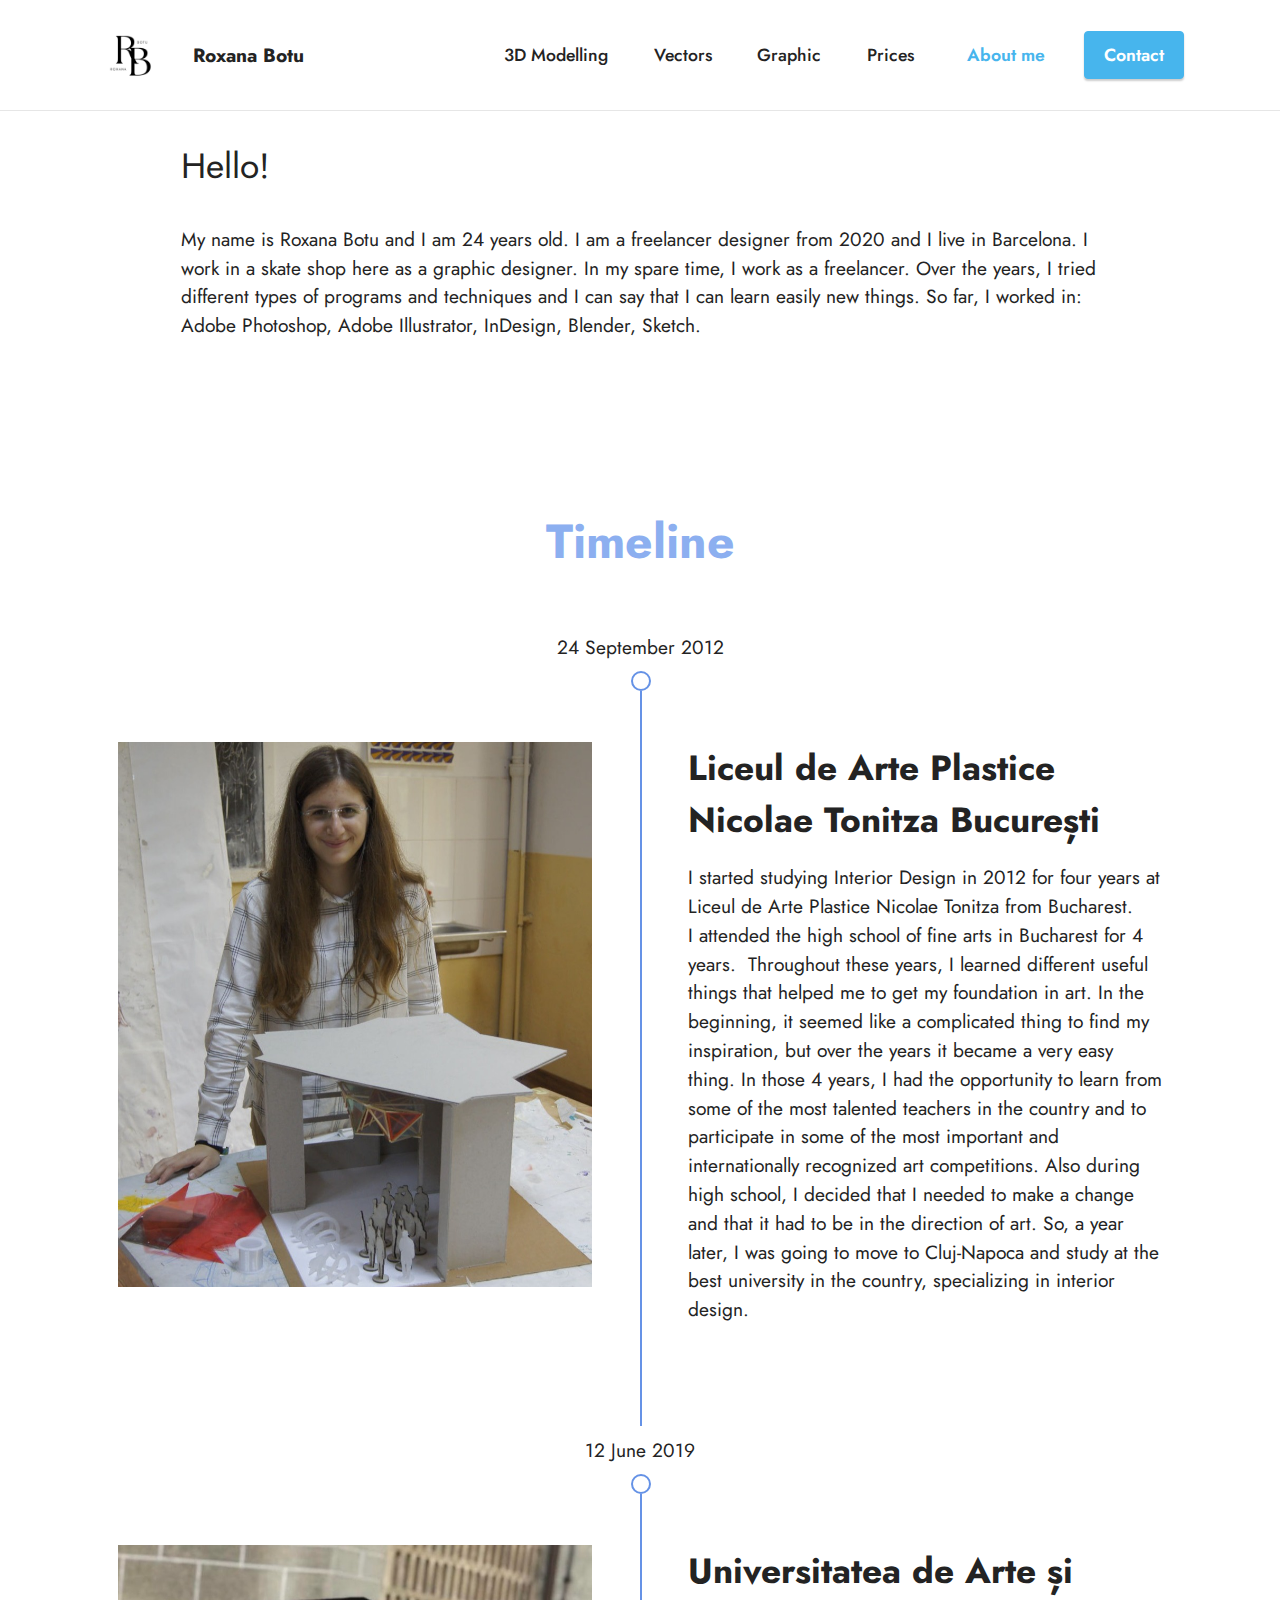
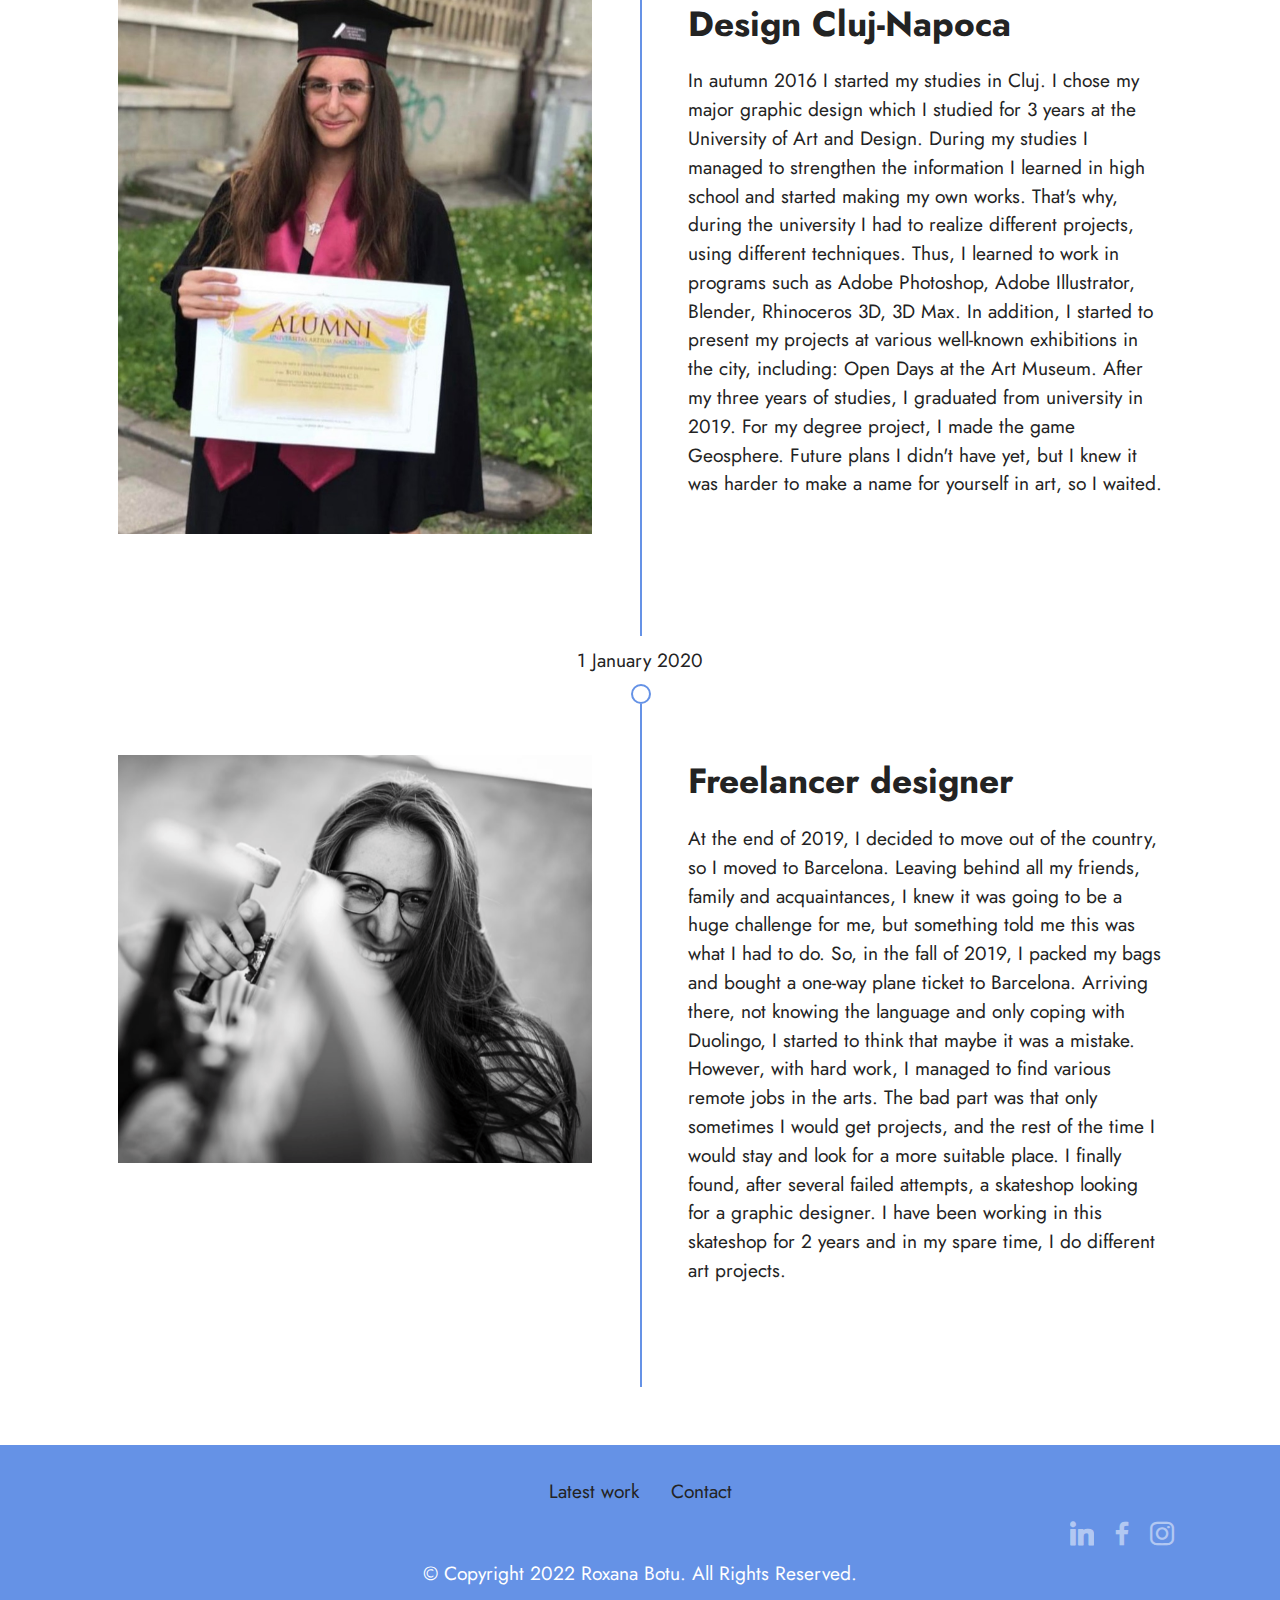
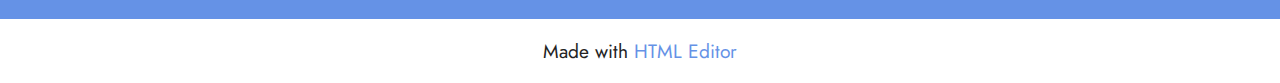
<file: page7.html>
<!DOCTYPE html>
<html  >
<head>
  <!-- Site made with Mobirise Website Builder v5.6.13, https://mobirise.com -->
  <meta charset="UTF-8">
  <meta http-equiv="X-UA-Compatible" content="IE=edge">
  <meta name="generator" content="Mobirise v5.6.13, mobirise.com">
  <meta name="twitter:card" content="summary_large_image"/>
  <meta name="twitter:image:src" content="">
  <meta property="og:image" content="">
  <meta name="twitter:title" content="About me">
  <meta name="viewport" content="width=device-width, initial-scale=1, minimum-scale=1">
  <link rel="shortcut icon" href="assets/images/black-and-white-minimal-monogram-typography-personal-logo-460x460.png" type="image/x-icon">
  <meta name="description" content="">
  
  
  <title>About me</title>
  <link rel="stylesheet" href="assets/bootstrap/css/bootstrap.min.css">
  <link rel="stylesheet" href="assets/bootstrap/css/bootstrap-grid.min.css">
  <link rel="stylesheet" href="assets/bootstrap/css/bootstrap-reboot.min.css">
  <link rel="stylesheet" href="assets/dropdown/css/style.css">
  <link rel="stylesheet" href="assets/socicon/css/styles.css">
  <link rel="stylesheet" href="assets/theme/css/style.css">
  <link rel="preload" href="https://fonts.googleapis.com/css?family=Jost:100,200,300,400,500,600,700,800,900,100i,200i,300i,400i,500i,600i,700i,800i,900i&display=swap" as="style" onload="this.onload=null;this.rel='stylesheet'">
  <noscript><link rel="stylesheet" href="https://fonts.googleapis.com/css?family=Jost:100,200,300,400,500,600,700,800,900,100i,200i,300i,400i,500i,600i,700i,800i,900i&display=swap"></noscript>
  <link rel="preload" as="style" href="assets/mobirise/css/mbr-additional.css"><link rel="stylesheet" href="assets/mobirise/css/mbr-additional.css" type="text/css">
  
  
  
  
</head>
<body>
  
  <section data-bs-version="5.1" class="menu cid-tpMZgJRd6O" once="menu" id="menu1-1o">
    
    <nav class="navbar navbar-dropdown navbar-fixed-top navbar-expand-lg">
        <div class="container">
            <div class="navbar-brand">
                <span class="navbar-logo">
                    <a href="index.html">
                        <img src="assets/images/black-and-white-minimal-monogram-typography-personal-logo-460x460.png" alt="Mobirise Website Builder" style="height: 5.9rem;">
                    </a>
                </span>
                <span class="navbar-caption-wrap"><a class="navbar-caption text-black text-primary display-7" href="index.html">Roxana Botu</a></span>
            </div>
            <button class="navbar-toggler" type="button" data-toggle="collapse" data-bs-toggle="collapse" data-target="#navbarSupportedContent" data-bs-target="#navbarSupportedContent" aria-controls="navbarNavAltMarkup" aria-expanded="false" aria-label="Toggle navigation">
                <div class="hamburger">
                    <span></span>
                    <span></span>
                    <span></span>
                    <span></span>
                </div>
            </button>
            <div class="collapse navbar-collapse" id="navbarSupportedContent">
                <ul class="navbar-nav nav-dropdown" data-app-modern-menu="true"><li class="nav-item"><a class="nav-link link text-black text-primary display-4" href="page2.html">3D Modelling</a></li><li class="nav-item"><a class="nav-link link text-black text-primary display-4" href="page3.html">Vectors</a></li>
                    <li class="nav-item"><a class="nav-link link text-black text-primary display-4" href="page4.html">Graphic</a></li><li class="nav-item"><a class="nav-link link text-black text-primary display-4" href="page5.html">Prices</a></li></ul>
                
                <div class="navbar-buttons mbr-section-btn"><a class="btn btn-info-outline display-4" href="page7.html">About me</a> <a class="btn btn-info display-4" href="page6.html">Contact</a></div>
            </div>
        </div>
    </nav>

</section>

<section data-bs-version="5.1" class="content5 cid-tpN4uQA4Yx" id="content5-1t">
    
    <div class="container">
        <div class="row justify-content-center">
            <div class="col-md-12 col-lg-10">
                
                <h4 class="mbr-section-subtitle mbr-fonts-style mb-4 display-5">
                    Hello!</h4>
                <p class="mbr-text mbr-fonts-style display-7">
                    My name is Roxana Botu and I am 24 years old. I am a freelancer designer from 2020 and I live in Barcelona. I work in a skate shop here as a graphic designer. In my spare time, I work as a freelancer. Over the years, I tried different types of programs and techniques and I can say that I can learn easily new things. So far, I worked in: Adobe Photoshop, Adobe Illustrator, InDesign, Blender, Sketch.</p>
            </div>
        </div>
    </div>
</section>

<section data-bs-version="5.1" class="timeline3 cid-tpMZqqZ4xA" id="timeline3-1s">
    

    
    
    <div class="container">
        <div class="mbr-section-head">
            <h3 class="mbr-section-title mbr-fonts-style align-center mb-0 display-2">
                <strong>Timeline</strong>
            </h3>
            
        </div>
        <div class="timelines-container mt-4">
            <div class="row timeline-element first-separline mb-5">
                <div class="timeline-date col-12">
                    <div class="timeline-date-wrapper">
                        <p class="mbr-timeline-date display-7">
                            24 September 2012</p>
                    </div>
                </div>
                <span class="iconBackground"></span>
                <div class="col-12 col-md-6">
                    <div class="image-wrapper">
                        <img src="assets/images/-dsc8908-1-948x1424.jpeg" alt="Mobirise Website Builder" title="">
                    </div>
                </div>
                <div class="col-12 col-md-6">
                    <div class="timeline-text-wrapper">
                        <h4 class="mbr-timeline-title mbr-fonts-style mb-0 display-5"><strong>Liceul de Arte Plastice Nicolae Tonitza București</strong></h4>
                        <p class="mbr-text mbr-fonts-style mt-3 mb-0 display-7">I started studying Interior Design in 2012 for four years at Liceul de Arte Plastice Nicolae Tonitza from Bucharest.&nbsp;<br>I attended the high school of fine arts in Bucharest for 4 years.&nbsp; Throughout these years, I learned different useful things that helped me to get my foundation in art. In the beginning, it seemed like a complicated thing to find my inspiration, but over the years it became a very easy thing. In those 4 years, I had the opportunity to learn from some of the most talented teachers in the country and to participate in some of the most important and internationally recognized art competitions. Also during high school, I decided that I needed to make a change and that it had to be in the direction of art. So, a year later, I was going to move to Cluj-Napoca and study at the best university in the country, specializing in interior design.<br></p>
                    </div>
                </div>
            </div>
            <div class="row timeline-element first-separline mb-5">
                <div class="timeline-date col-12">
                    <div class="timeline-date-wrapper">
                        <p class="mbr-timeline-date display-7">12 June 2019</p>
                    </div>
                </div>
                <span class="iconBackground"></span>
                <div class="col-12 col-md-6">
                    <div class="image-wrapper">
                        <img src="assets/images/318955184-890307228804633-5965598912359856683-n-948x1179.jpeg" alt="Mobirise Website Builder" title="">
                    </div>
                </div>
                <div class="col-12 col-md-6">
                    <div class="timeline-text-wrapper">
                        <h4 class="mbr-timeline-title mbr-fonts-style mb-0 display-5">
                            <strong>Universitatea de Arte și Design Cluj-Napoca</strong></h4>
                        <p class="mbr-text mbr-fonts-style mt-3 mb-0 display-7">In autumn 2016 I started my studies in Cluj. I chose my major graphic design which I studied for 3 years at the University of Art and Design. During my studies I managed to strengthen the information I learned in high school and started making my own works. That's why, during the university I had to realize different projects, using different techniques. Thus, I learned to work in programs such as Adobe Photoshop, Adobe Illustrator, Blender, Rhinoceros 3D, 3D Max. In addition, I started to present my projects at various well-known exhibitions in the city, including: Open Days at the Art Museum. After my three years of studies, I graduated from university in 2019. For my degree project, I made the game Geosphere. Future plans I didn't have yet, but I knew it was harder to make a name for yourself in art, so I waited.<br></p>
                    </div>
                </div>
            </div>
            <div class="row timeline-element first-separline mb-5">
                <div class="timeline-date col-12">
                    <div class="timeline-date-wrapper">
                        <p class="mbr-timeline-date display-7">1 January 2020</p>
                    </div>
                </div>
                <span class="iconBackground"></span>
                <div class="col-12 col-md-6">
                    <div class="image-wrapper">
                        <img src="assets/images/screenshot-2022-12-15-at-20.36.11-948x653.png" alt="Mobirise Website Builder" title="">
                    </div>
                </div>
                <div class="col-12 col-md-6">
                    <div class="timeline-text-wrapper">
                        <h4 class="mbr-timeline-title mbr-fonts-style mb-0 display-5"><strong>Freelancer designer&nbsp;</strong></h4>
                        <p class="mbr-text mbr-fonts-style mt-3 mb-0 display-7">At the end of 2019, I decided to move out of the country, so I moved to Barcelona. Leaving behind all my friends, family and acquaintances, I knew it was going to be a huge challenge for me, but something told me this was what I had to do. So, in the fall of 2019, I packed my bags and bought a one-way plane ticket to Barcelona. Arriving there, not knowing the language and only coping with Duolingo, I started to think that maybe it was a mistake. However, with hard work, I managed to find various remote jobs in the arts. The bad part was that only sometimes I would get projects, and the rest of the time I would stay and look for a more suitable place. I finally found, after several failed attempts, a skateshop looking for a graphic designer. I have been working in this skateshop for 2 years and in my spare time, I do different art projects.<br></p>
                    </div>
                </div>
            </div>
            
            
            
            
            
            
            
            
            
        </div>
    </div>
</section>

<section data-bs-version="5.1" class="footer3 cid-tpMZgMtM6U" once="footers" id="footer3-1r">

    

    

    <div class="container">
        <div class="media-container-row align-center mbr-white">
            <div class="row row-links">
                <ul class="foot-menu">
                    
                    
                    
                    
                    
                <li class="foot-menu-item mbr-fonts-style display-7"><a href="index.html" class="text-black">Latest work</a></li><li class="foot-menu-item mbr-fonts-style display-7"><a href="page6.html" class="text-black">Contact</a></li></ul>
            </div>
            <div class="row social-row">
                <div class="social-list align-right pb-2">
                    
                    
                    
                    
                    
                    
                <div class="soc-item">
                        <a href="https://www.linkedin.com/in/roxana-ioana-botu-610194196/" target="_blank">
                            <span class="mbr-iconfont mbr-iconfont-social socicon-linkedin socicon"></span>
                        </a>
                    </div><div class="soc-item">
                        <a href="https://www.facebook.com/roxana.ioana.7509" target="_blank">
                            <span class="mbr-iconfont mbr-iconfont-social socicon-facebook socicon"></span>
                        </a>
                    </div><div class="soc-item">
                        <a href="https://www.instagram.com/roxana_botu/" target="_blank">
                            <span class="mbr-iconfont mbr-iconfont-social socicon-instagram socicon"></span>
                        </a>
                    </div></div>
            </div>
            <div class="row row-copirayt">
                <p class="mbr-text mb-0 mbr-fonts-style mbr-white align-center display-7">
                    © Copyright 2022 Roxana Botu. All Rights Reserved.
                </p>
            </div>
        </div>
    </div>
</section><section class="display-7" style="padding: 0;align-items: center;justify-content: center;flex-wrap: wrap;    align-content: center;display: flex;position: relative;height: 4rem;"><a href="https://mobiri.se/1714128" style="flex: 1 1;height: 4rem;position: absolute;width: 100%;z-index: 1;"><img alt="" style="height: 4rem;" src="[data-uri]"></a><p style="margin: 0;text-align: center;" class="display-7">Made with &#8204;</p><a style="z-index:1" href="https://mobirise.com/html-editor.html">HTML Editor</a></section><script src="assets/bootstrap/js/bootstrap.bundle.min.js"></script>  <script src="assets/smoothscroll/smooth-scroll.js"></script>  <script src="assets/ytplayer/index.js"></script>  <script src="assets/dropdown/js/navbar-dropdown.js"></script>  <script src="assets/theme/js/script.js"></script>  
  
  
</body>
</html>
</file>
<file: assets/web/assets/mobirise-icons2/mobirise2.css>
@font-face {
  font-family: 'Moririse2';
  font-display: swap;
  src:  url('mobirise2.eot?f2bix4');
  src:  url('mobirise2.eot?f2bix4#iefix') format('embedded-opentype'),
    url('mobirise2.ttf?f2bix4') format('truetype'),
    url('mobirise2.woff?f2bix4') format('woff'),
    url('mobirise2.svg?f2bix4#mobirise2') format('svg');
  font-weight: normal;
  font-style: normal;
}

[class^="mobi-"], [class*=" mobi-"] {
  /* use !important to prevent issues with browser extensions that change fonts */
  font-family: 'Moririse2' !important;
  speak: none;
  font-style: normal;
  font-weight: normal;
  font-variant: normal;
  text-transform: none;
  line-height: 1;

  /* Better Font Rendering =========== */
  -webkit-font-smoothing: antialiased;
  -moz-osx-font-smoothing: grayscale;
}

.mobi-mbri-add-submenu:before {
  content: "\e900";
}
.mobi-mbri-alert:before {
  content: "\e901";
}
.mobi-mbri-align-center:before {
  content: "\e902";
}
.mobi-mbri-align-justify:before {
  content: "\e903";
}
.mobi-mbri-align-left:before {
  content: "\e904";
}
.mobi-mbri-align-right:before {
  content: "\e905";
}
.mobi-mbri-android:before {
  content: "\e906";
}
.mobi-mbri-apple:before {
  content: "\e907";
}
.mobi-mbri-arrow-down:before {
  content: "\e908";
}
.mobi-mbri-arrow-next:before {
  content: "\e909";
}
.mobi-mbri-arrow-prev:before {
  content: "\e90a";
}
.mobi-mbri-arrow-up:before {
  content: "\e90b";
}
.mobi-mbri-bold:before {
  content: "\e90c";
}
.mobi-mbri-bookmark:before {
  content: "\e90d";
}
.mobi-mbri-bootstrap:before {
  content: "\e90e";
}
.mobi-mbri-briefcase:before {
  content: "\e90f";
}
.mobi-mbri-browse:before {
  content: "\e910";
}
.mobi-mbri-bulleted-list:before {
  content: "\e911";
}
.mobi-mbri-calendar:before {
  content: "\e912";
}
.mobi-mbri-camera:before {
  content: "\e913";
}
.mobi-mbri-cart-add:before {
  content: "\e914";
}
.mobi-mbri-cart-full:before {
  content: "\e915";
}
.mobi-mbri-cash:before {
  content: "\e916";
}
.mobi-mbri-change-style:before {
  content: "\e917";
}
.mobi-mbri-chat:before {
  content: "\e918";
}
.mobi-mbri-clock:before {
  content: "\e919";
}
.mobi-mbri-close:before {
  content: "\e91a";
}
.mobi-mbri-cloud:before {
  content: "\e91b";
}
.mobi-mbri-code:before {
  content: "\e91c";
}
.mobi-mbri-contact-form:before {
  content: "\e91d";
}
.mobi-mbri-credit-card:before {
  content: "\e91e";
}
.mobi-mbri-cursor-click:before {
  content: "\e91f";
}
.mobi-mbri-cust-feedback:before {
  content: "\e920";
}
.mobi-mbri-database:before {
  content: "\e921";
}
.mobi-mbri-delivery:before {
  content: "\e922";
}
.mobi-mbri-desktop:before {
  content: "\e923";
}
.mobi-mbri-devices:before {
  content: "\e924";
}
.mobi-mbri-down:before {
  content: "\e925";
}
.mobi-mbri-download-2:before {
  content: "\e926";
}
.mobi-mbri-download:before {
  content: "\e927";
}
.mobi-mbri-drag-n-drop-2:before {
  content: "\e928";
}
.mobi-mbri-drag-n-drop:before {
  content: "\e929";
}
.mobi-mbri-edit-2:before {
  content: "\e92a";
}
.mobi-mbri-edit:before {
  content: "\e92b";
}
.mobi-mbri-error:before {
  content: "\e92c";
}
.mobi-mbri-extension:before {
  content: "\e92d";
}
.mobi-mbri-features:before {
  content: "\e92e";
}
.mobi-mbri-file:before {
  content: "\e92f";
}
.mobi-mbri-flag:before {
  content: "\e930";
}
.mobi-mbri-folder:before {
  content: "\e931";
}
.mobi-mbri-gift:before {
  content: "\e932";
}
.mobi-mbri-github:before {
  content: "\e933";
}
.mobi-mbri-globe-2:before {
  content: "\e934";
}
.mobi-mbri-globe:before {
  content: "\e935";
}
.mobi-mbri-growing-chart:before {
  content: "\e936";
}
.mobi-mbri-hearth:before {
  content: "\e937";
}
.mobi-mbri-help:before {
  content: "\e938";
}
.mobi-mbri-home:before {
  content: "\e939";
}
.mobi-mbri-hot-cup:before {
  content: "\e93a";
}
.mobi-mbri-idea:before {
  content: "\e93b";
}
.mobi-mbri-image-gallery:before {
  content: "\e93c";
}
.mobi-mbri-image-slider:before {
  content: "\e93d";
}
.mobi-mbri-info:before {
  content: "\e93e";
}
.mobi-mbri-italic:before {
  content: "\e93f";
}
.mobi-mbri-key:before {
  content: "\e940";
}
.mobi-mbri-laptop:before {
  content: "\e941";
}
.mobi-mbri-layers:before {
  content: "\e942";
}
.mobi-mbri-left-right:before {
  content: "\e943";
}
.mobi-mbri-left:before {
  content: "\e944";
}
.mobi-mbri-letter:before {
  content: "\e945";
}
.mobi-mbri-like:before {
  content: "\e946";
}
.mobi-mbri-link:before {
  content: "\e947";
}
.mobi-mbri-lock:before {
  content: "\e948";
}
.mobi-mbri-login:before {
  content: "\e949";
}
.mobi-mbri-logout:before {
  content: "\e94a";
}
.mobi-mbri-magic-stick:before {
  content: "\e94b";
}
.mobi-mbri-map-pin:before {
  content: "\e94c";
}
.mobi-mbri-menu:before {
  content: "\e94d";
}
.mobi-mbri-mobile-2:before {
  content: "\e94e";
}
.mobi-mbri-mobile-horizontal:before {
  content: "\e94f";
}
.mobi-mbri-mobile:before {
  content: "\e950";
}
.mobi-mbri-mobirise:before {
  content: "\e951";
}
.mobi-mbri-more-horizontal:before {
  content: "\e952";
}
.mobi-mbri-more-vertical:before {
  content: "\e953";
}
.mobi-mbri-music:before {
  content: "\e954";
}
.mobi-mbri-new-file:before {
  content: "\e955";
}
.mobi-mbri-numbered-list:before {
  content: "\e956";
}
.mobi-mbri-opened-folder:before {
  content: "\e957";
}
.mobi-mbri-pages:before {
  content: "\e958";
}
.mobi-mbri-paper-plane:before {
  content: "\e959";
}
.mobi-mbri-paperclip:before {
  content: "\e95a";
}
.mobi-mbri-phone:before {
  content: "\e95b";
}
.mobi-mbri-photo:before {
  content: "\e95c";
}
.mobi-mbri-photos:before {
  content: "\e95d";
}
.mobi-mbri-pin:before {
  content: "\e95e";
}
.mobi-mbri-play:before {
  content: "\e95f";
}
.mobi-mbri-plus:before {
  content: "\e960";
}
.mobi-mbri-preview:before {
  content: "\e961";
}
.mobi-mbri-print:before {
  content: "\e962";
}
.mobi-mbri-protect:before {
  content: "\e963";
}
.mobi-mbri-question:before {
  content: "\e964";
}
.mobi-mbri-quote-left:before {
  content: "\e965";
}
.mobi-mbri-quote-right:before {
  content: "\e966";
}
.mobi-mbri-redo:before {
  content: "\e967";
}
.mobi-mbri-refresh:before {
  content: "\e968";
}
.mobi-mbri-responsive-2:before {
  content: "\e969";
}
.mobi-mbri-responsive:before {
  content: "\e96a";
}
.mobi-mbri-right:before {
  content: "\e96b";
}
.mobi-mbri-rocket:before {
  content: "\e96c";
}
.mobi-mbri-sad-face:before {
  content: "\e96d";
}
.mobi-mbri-sale:before {
  content: "\e96e";
}
.mobi-mbri-save:before {
  content: "\e96f";
}
.mobi-mbri-search:before {
  content: "\e970";
}
.mobi-mbri-setting-2:before {
  content: "\e971";
}
.mobi-mbri-setting-3:before {
  content: "\e972";
}
.mobi-mbri-setting:before {
  content: "\e973";
}
.mobi-mbri-share:before {
  content: "\e974";
}
.mobi-mbri-shopping-bag:before {
  content: "\e975";
}
.mobi-mbri-shopping-basket:before {
  content: "\e976";
}
.mobi-mbri-shopping-cart:before {
  content: "\e977";
}
.mobi-mbri-sites:before {
  content: "\e978";
}
.mobi-mbri-smile-face:before {
  content: "\e979";
}
.mobi-mbri-speed:before {
  content: "\e97a";
}
.mobi-mbri-star:before {
  content: "\e97b";
}
.mobi-mbri-success:before {
  content: "\e97c";
}
.mobi-mbri-sun:before {
  content: "\e97d";
}
.mobi-mbri-sun2:before {
  content: "\e97e";
}
.mobi-mbri-tablet-vertical:before {
  content: "\e97f";
}
.mobi-mbri-tablet:before {
  content: "\e980";
}
.mobi-mbri-target:before {
  content: "\e981";
}
.mobi-mbri-timer:before {
  content: "\e982";
}
.mobi-mbri-to-ftp:before {
  content: "\e983";
}
.mobi-mbri-to-local-drive:before {
  content: "\e984";
}
.mobi-mbri-touch-swipe:before {
  content: "\e985";
}
.mobi-mbri-touch:before {
  content: "\e986";
}
.mobi-mbri-trash:before {
  content: "\e987";
}
.mobi-mbri-underline:before {
  content: "\e988";
}
.mobi-mbri-undo:before {
  content: "\e989";
}
.mobi-mbri-unlink:before {
  content: "\e98a";
}
.mobi-mbri-unlock:before {
  content: "\e98b";
}
.mobi-mbri-up-down:before {
  content: "\e98c";
}
.mobi-mbri-up:before {
  content: "\e98d";
}
.mobi-mbri-update:before {
  content: "\e98e";
}
.mobi-mbri-upload-2:before {
  content: "\e98f";
}
.mobi-mbri-upload:before {
  content: "\e990";
}
.mobi-mbri-user-2:before {
  content: "\e991";
}
.mobi-mbri-user:before {
  content: "\e992";
}
.mobi-mbri-users:before {
  content: "\e993";
}
.mobi-mbri-video-play:before {
  content: "\e994";
}
.mobi-mbri-video:before {
  content: "\e995";
}
.mobi-mbri-watch:before {
  content: "\e996";
}
.mobi-mbri-website-theme-2:before {
  content: "\e997";
}
.mobi-mbri-website-theme:before {
  content: "\e998";
}
.mobi-mbri-wifi:before {
  content: "\e999";
}
.mobi-mbri-windows:before {
  content: "\e99a";
}
.mobi-mbri-zoom-in:before {
  content: "\e99b";
}
.mobi-mbri-zoom-out:before {
  content: "\e99c";
}
</file>
<file: assets/dropdown/css/style.css>
.navbar-dropdown {
  left: 0;
  padding: 0;
  position: absolute;
  right: 0;
  top: 0;
  transition: all 0.45s ease;
  z-index: 1030;
  background: #282828; }
  .navbar-dropdown .navbar-logo {
    margin-right: 0.8rem;
    transition: margin 0.3s ease-in-out;
    vertical-align: middle; }
    .navbar-dropdown .navbar-logo img {
      height: 3.125rem;
      transition: all 0.3s ease-in-out; }
    .navbar-dropdown .navbar-logo.mbr-iconfont {
      font-size: 3.125rem;
      line-height: 3.125rem; }
  .navbar-dropdown .navbar-caption {
    font-weight: 700;
    white-space: normal;
    vertical-align: -4px;
    line-height: 3.125rem !important; }
    .navbar-dropdown .navbar-caption, .navbar-dropdown .navbar-caption:hover {
      color: inherit;
      text-decoration: none; }
  .navbar-dropdown .mbr-iconfont + .navbar-caption {
    vertical-align: -1px; }
  .navbar-dropdown.navbar-fixed-top {
    position: fixed; }
  .navbar-dropdown .navbar-brand span {
    vertical-align: -4px; }
  .navbar-dropdown.bg-color.transparent {
    background: none; }
  .navbar-dropdown.navbar-short .navbar-brand {
    padding: 0.625rem 0; }
    .navbar-dropdown.navbar-short .navbar-brand span {
      vertical-align: -1px; }
  .navbar-dropdown.navbar-short .navbar-caption {
    line-height: 2.375rem !important;
    vertical-align: -2px; }
  .navbar-dropdown.navbar-short .navbar-logo {
    margin-right: 0.5rem; }
    .navbar-dropdown.navbar-short .navbar-logo img {
      height: 2.375rem; }
    .navbar-dropdown.navbar-short .navbar-logo.mbr-iconfont {
      font-size: 2.375rem;
      line-height: 2.375rem; }
  .navbar-dropdown.navbar-short .mbr-table-cell {
    height: 3.625rem; }
  .navbar-dropdown .navbar-close {
    left: 0.6875rem;
    position: fixed;
    top: 0.75rem;
    z-index: 1000; }
  .navbar-dropdown .hamburger-icon {
    content: "";
    display: inline-block;
    vertical-align: middle;
    width: 16px;
    -webkit-box-shadow: 0 -6px 0 1px #282828,0 0 0 1px #282828,0 6px 0 1px #282828;
    -moz-box-shadow: 0 -6px 0 1px #282828,0 0 0 1px #282828,0 6px 0 1px #282828;
    box-shadow: 0 -6px 0 1px #282828,0 0 0 1px #282828,0 6px 0 1px #282828; }

.dropdown-menu .dropdown-toggle[data-toggle="dropdown-submenu"]::after {
  border-bottom: 0.35em solid transparent;
  border-left: 0.35em solid;
  border-right: 0;
  border-top: 0.35em solid transparent;
  margin-left: 0.3rem; }

.dropdown-menu .dropdown-item:focus {
  outline: 0; }

.nav-dropdown {
  font-size: 0.75rem;
  font-weight: 500;
  height: auto !important; }
  .nav-dropdown .nav-btn {
    padding-left: 1rem; }
  .nav-dropdown .link {
    margin: .667em 1.667em;
    font-weight: 500;
    padding: 0;
    transition: color .2s ease-in-out; }
    .nav-dropdown .link.dropdown-toggle {
      margin-right: 2.583em; }
      .nav-dropdown .link.dropdown-toggle::after {
        margin-left: .25rem;
        border-top: 0.35em solid;
        border-right: 0.35em solid transparent;
        border-left: 0.35em solid transparent;
        border-bottom: 0; }
      .nav-dropdown .link.dropdown-toggle[aria-expanded="true"] {
        margin: 0;
        padding: 0.667em 3.263em  0.667em 1.667em; }
  .nav-dropdown .link::after,
  .nav-dropdown .dropdown-item::after {
    color: inherit; }
  .nav-dropdown .btn {
    font-size: 0.75rem;
    font-weight: 700;
    letter-spacing: 0;
    margin-bottom: 0;
    padding-left: 1.25rem;
    padding-right: 1.25rem; }
  .nav-dropdown .dropdown-menu {
    border-radius: 0;
    border: 0;
    left: 0;
    margin: 0;
    padding-bottom: 1.25rem;
    padding-top: 1.25rem;
    position: relative; }
  .nav-dropdown .dropdown-submenu {
    margin-left: 0.125rem;
    top: 0; }
  .nav-dropdown .dropdown-item {
    font-weight: 500;
    line-height: 2;
    padding: 0.3846em 4.615em 0.3846em 1.5385em;
    position: relative;
    transition: color .2s ease-in-out, background-color .2s ease-in-out; }
    .nav-dropdown .dropdown-item::after {
      margin-top: -0.3077em;
      position: absolute;
      right: 1.1538em;
      top: 50%; }
    .nav-dropdown .dropdown-item:focus, .nav-dropdown .dropdown-item:hover {
      background: none; }

@media (max-width: 767px) {
  .nav-dropdown.navbar-toggleable-sm {
    bottom: 0;
    display: none;
    left: 0;
    overflow-x: hidden;
    position: fixed;
    top: 0;
    transform: translateX(-100%);
    -ms-transform: translateX(-100%);
    -webkit-transform: translateX(-100%);
    width: 18.75rem;
    z-index: 999; } }
.nav-dropdown.navbar-toggleable-xl {
  bottom: 0;
  display: none;
  left: 0;
  overflow-x: hidden;
  position: fixed;
  top: 0;
  transform: translateX(-100%);
  -ms-transform: translateX(-100%);
  -webkit-transform: translateX(-100%);
  width: 18.75rem;
  z-index: 999; }

.nav-dropdown-sm {
  display: block !important;
  overflow-x: hidden;
  overflow: auto;
  padding-top: 3.875rem; }
  .nav-dropdown-sm::after {
    content: "";
    display: block;
    height: 3rem;
    width: 100%; }
  .nav-dropdown-sm.collapse.in ~ .navbar-close {
    display: block !important; }
  .nav-dropdown-sm.collapsing, .nav-dropdown-sm.collapse.in {
    transform: translateX(0);
    -ms-transform: translateX(0);
    -webkit-transform: translateX(0);
    transition: all 0.25s ease-out;
    -webkit-transition: all 0.25s ease-out;
    background: #282828; }
  .nav-dropdown-sm.collapsing[aria-expanded="false"] {
    transform: translateX(-100%);
    -ms-transform: translateX(-100%);
    -webkit-transform: translateX(-100%); }
  .nav-dropdown-sm .nav-item {
    display: block;
    margin-left: 0 !important;
    padding-left: 0; }
  .nav-dropdown-sm .link,
  .nav-dropdown-sm .dropdown-item {
    border-top: 1px dotted rgba(255, 255, 255, 0.1);
    font-size: 0.8125rem;
    line-height: 1.6;
    margin: 0 !important;
    padding: 0.875rem 2.4rem 0.875rem 1.5625rem !important;
    position: relative;
    white-space: normal; }
    .nav-dropdown-sm .link:focus, .nav-dropdown-sm .link:hover,
    .nav-dropdown-sm .dropdown-item:focus,
    .nav-dropdown-sm .dropdown-item:hover {
      background: rgba(0, 0, 0, 0.2) !important;
      color: #c0a375; }
  .nav-dropdown-sm .nav-btn {
    position: relative;
    padding: 1.5625rem 1.5625rem 0 1.5625rem; }
    .nav-dropdown-sm .nav-btn::before {
      border-top: 1px dotted rgba(255, 255, 255, 0.1);
      content: "";
      left: 0;
      position: absolute;
      top: 0;
      width: 100%; }
    .nav-dropdown-sm .nav-btn + .nav-btn {
      padding-top: 0.625rem; }
      .nav-dropdown-sm .nav-btn + .nav-btn::before {
        display: none; }
  .nav-dropdown-sm .btn {
    padding: 0.625rem 0; }
  .nav-dropdown-sm .dropdown-toggle[data-toggle="dropdown-submenu"]::after {
    margin-left: .25rem;
    border-top: 0.35em solid;
    border-right: 0.35em solid transparent;
    border-left: 0.35em solid transparent;
    border-bottom: 0; }
  .nav-dropdown-sm .dropdown-toggle[data-toggle="dropdown-submenu"][aria-expanded="true"]::after {
    border-top: 0;
    border-right: 0.35em solid transparent;
    border-left: 0.35em solid transparent;
    border-bottom: 0.35em solid; }
  .nav-dropdown-sm .dropdown-menu {
    margin: 0;
    padding: 0;
    position: relative;
    top: 0;
    left: 0;
    width: 100%;
    border: 0;
    float: none;
    border-radius: 0;
    background: none; }
  .nav-dropdown-sm .dropdown-submenu {
    left: 100%;
    margin-left: 0.125rem;
    margin-top: -1.25rem;
    top: 0; }

.navbar-toggleable-sm .nav-dropdown .dropdown-menu {
  position: absolute; }

.navbar-toggleable-sm .nav-dropdown .dropdown-submenu {
  left: 100%;
  margin-left: 0.125rem;
  margin-top: -1.25rem;
  top: 0; }

.navbar-toggleable-sm.opened .nav-dropdown .dropdown-menu {
  position: relative; }

.navbar-toggleable-sm.opened .nav-dropdown .dropdown-submenu {
  left: 0;
  margin-left: 00rem;
  margin-top: 0rem;
  top: 0; }

.is-builder .nav-dropdown.collapsing {
  transition: none !important; }
</file>
<file: assets/socicon/css/styles.css>
@charset "UTF-8";

@font-face {
  font-family: 'Socicon';
  src:  url('../fonts/socicon.eot');
  src:  url('../fonts/socicon.eot?#iefix') format('embedded-opentype'),
    url('../fonts/socicon.woff2') format('woff2'),
    url('../fonts/socicon.ttf') format('truetype'),
    url('../fonts/socicon.woff') format('woff'),
    url('../fonts/socicon.svg#socicon') format('svg');
  font-weight: normal;
  font-style: normal;
  font-display: swap;
}

[data-icon]:before {
  font-family: "socicon" !important;
  content: attr(data-icon);
  font-style: normal !important;
  font-weight: normal !important;
  font-variant: normal !important;
  text-transform: none !important;
  speak: none;
  line-height: 1;
  -webkit-font-smoothing: antialiased;
  -moz-osx-font-smoothing: grayscale;
}

[class^="socicon-"], [class*=" socicon-"] {
  /* use !important to prevent issues with browser extensions that change fonts */
  font-family: 'Socicon' !important;
  speak: none;
  font-style: normal;
  font-weight: normal;
  font-variant: normal;
  text-transform: none;
  line-height: 1;

  /* Better Font Rendering =========== */
  -webkit-font-smoothing: antialiased;
  -moz-osx-font-smoothing: grayscale;
}

.socicon-eitaa:before {
  content: "\e97c";
}
.socicon-soroush:before {
  content: "\e97d";
}
.socicon-bale:before {
  content: "\e97e";
}
.socicon-zazzle:before {
  content: "\e97b";
}
.socicon-society6:before {
  content: "\e97a";
}
.socicon-redbubble:before {
  content: "\e979";
}
.socicon-avvo:before {
  content: "\e978";
}
.socicon-stitcher:before {
  content: "\e977";
}
.socicon-googlehangouts:before {
  content: "\e974";
}
.socicon-dlive:before {
  content: "\e975";
}
.socicon-vsco:before {
  content: "\e976";
}
.socicon-flipboard:before {
  content: "\e973";
}
.socicon-ubuntu:before {
  content: "\e958";
}
.socicon-artstation:before {
  content: "\e959";
}
.socicon-invision:before {
  content: "\e95a";
}
.socicon-torial:before {
  content: "\e95b";
}
.socicon-collectorz:before {
  content: "\e95c";
}
.socicon-seenthis:before {
  content: "\e95d";
}
.socicon-googleplaymusic:before {
  content: "\e95e";
}
.socicon-debian:before {
  content: "\e95f";
}
.socicon-filmfreeway:before {
  content: "\e960";
}
.socicon-gnome:before {
  content: "\e961";
}
.socicon-itchio:before {
  content: "\e962";
}
.socicon-jamendo:before {
  content: "\e963";
}
.socicon-mix:before {
  content: "\e964";
}
.socicon-sharepoint:before {
  content: "\e965";
}
.socicon-tinder:before {
  content: "\e966";
}
.socicon-windguru:before {
  content: "\e967";
}
.socicon-cdbaby:before {
  content: "\e968";
}
.socicon-elementaryos:before {
  content: "\e969";
}
.socicon-stage32:before {
  content: "\e96a";
}
.socicon-tiktok:before {
  content: "\e96b";
}
.socicon-gitter:before {
  content: "\e96c";
}
.socicon-letterboxd:before {
  content: "\e96d";
}
.socicon-threema:before {
  content: "\e96e";
}
.socicon-splice:before {
  content: "\e96f";
}
.socicon-metapop:before {
  content: "\e970";
}
.socicon-naver:before {
  content: "\e971";
}
.socicon-remote:before {
  content: "\e972";
}
.socicon-internet:before {
  content: "\e957";
}
.socicon-moddb:before {
  content: "\e94b";
}
.socicon-indiedb:before {
  content: "\e94c";
}
.socicon-traxsource:before {
  content: "\e94d";
}
.socicon-gamefor:before {
  content: "\e94e";
}
.socicon-pixiv:before {
  content: "\e94f";
}
.socicon-myanimelist:before {
  content: "\e950";
}
.socicon-blackberry:before {
  content: "\e951";
}
.socicon-wickr:before {
  content: "\e952";
}
.socicon-spip:before {
  content: "\e953";
}
.socicon-napster:before {
  content: "\e954";
}
.socicon-beatport:before {
  content: "\e955";
}
.socicon-hackerone:before {
  content: "\e956";
}
.socicon-hackernews:before {
  content: "\e946";
}
.socicon-smashwords:before {
  content: "\e947";
}
.socicon-kobo:before {
  content: "\e948";
}
.socicon-bookbub:before {
  content: "\e949";
}
.socicon-mailru:before {
  content: "\e94a";
}
.socicon-gitlab:before {
  content: "\e945";
}
.socicon-instructables:before {
  content: "\e944";
}
.socicon-portfolio:before {
  content: "\e943";
}
.socicon-codered:before {
  content: "\e940";
}
.socicon-origin:before {
  content: "\e941";
}
.socicon-nextdoor:before {
  content: "\e942";
}
.socicon-udemy:before {
  content: "\e93f";
}
.socicon-livemaster:before {
  content: "\e93e";
}
.socicon-crunchbase:before {
  content: "\e93b";
}
.socicon-homefy:before {
  content: "\e93c";
}
.socicon-calendly:before {
  content: "\e93d";
}
.socicon-realtor:before {
  content: "\e90f";
}
.socicon-tidal:before {
  content: "\e910";
}
.socicon-qobuz:before {
  content: "\e911";
}
.socicon-natgeo:before {
  content: "\e912";
}
.socicon-mastodon:before {
  content: "\e913";
}
.socicon-unsplash:before {
  content: "\e914";
}
.socicon-homeadvisor:before {
  content: "\e915";
}
.socicon-angieslist:before {
  content: "\e916";
}
.socicon-codepen:before {
  content: "\e917";
}
.socicon-slack:before {
  content: "\e918";
}
.socicon-openaigym:before {
  content: "\e919";
}
.socicon-logmein:before {
  content: "\e91a";
}
.socicon-fiverr:before {
  content: "\e91b";
}
.socicon-gotomeeting:before {
  content: "\e91c";
}
.socicon-aliexpress:before {
  content: "\e91d";
}
.socicon-guru:before {
  content: "\e91e";
}
.socicon-appstore:before {
  content: "\e91f";
}
.socicon-homes:before {
  content: "\e920";
}
.socicon-zoom:before {
  content: "\e921";
}
.socicon-alibaba:before {
  content: "\e922";
}
.socicon-craigslist:before {
  content: "\e923";
}
.socicon-wix:before {
  content: "\e924";
}
.socicon-redfin:before {
  content: "\e925";
}
.socicon-googlecalendar:before {
  content: "\e926";
}
.socicon-shopify:before {
  content: "\e927";
}
.socicon-freelancer:before {
  content: "\e928";
}
.socicon-seedrs:before {
  content: "\e929";
}
.socicon-bing:before {
  content: "\e92a";
}
.socicon-doodle:before {
  content: "\e92b";
}
.socicon-bonanza:before {
  content: "\e92c";
}
.socicon-squarespace:before {
  content: "\e92d";
}
.socicon-toptal:before {
  content: "\e92e";
}
.socicon-gust:before {
  content: "\e92f";
}
.socicon-ask:before {
  content: "\e930";
}
.socicon-trulia:before {
  content: "\e931";
}
.socicon-loomly:before {
  content: "\e932";
}
.socicon-ghost:before {
  content: "\e933";
}
.socicon-upwork:before {
  content: "\e934";
}
.socicon-fundable:before {
  content: "\e935";
}
.socicon-booking:before {
  content: "\e936";
}
.socicon-googlemaps:before {
  content: "\e937";
}
.socicon-zillow:before {
  content: "\e938";
}
.socicon-niconico:before {
  content: "\e939";
}
.socicon-toneden:before {
  content: "\e93a";
}
.socicon-augment:before {
  content: "\e908";
}
.socicon-bitbucket:before {
  content: "\e909";
}
.socicon-fyuse:before {
  content: "\e90a";
}
.socicon-yt-gaming:before {
  content: "\e90b";
}
.socicon-sketchfab:before {
  content: "\e90c";
}
.socicon-mobcrush:before {
  content: "\e90d";
}
.socicon-microsoft:before {
  content: "\e90e";
}
.socicon-pandora:before {
  content: "\e907";
}
.socicon-messenger:before {
  content: "\e906";
}
.socicon-gamewisp:before {
  content: "\e905";
}
.socicon-bloglovin:before {
  content: "\e904";
}
.socicon-tunein:before {
  content: "\e903";
}
.socicon-gamejolt:before {
  content: "\e901";
}
.socicon-trello:before {
  content: "\e902";
}
.socicon-spreadshirt:before {
  content: "\e900";
}
.socicon-500px:before {
  content: "\e000";
}
.socicon-8tracks:before {
  content: "\e001";
}
.socicon-airbnb:before {
  content: "\e002";
}
.socicon-alliance:before {
  content: "\e003";
}
.socicon-amazon:before {
  content: "\e004";
}
.socicon-amplement:before {
  content: "\e005";
}
.socicon-android:before {
  content: "\e006";
}
.socicon-angellist:before {
  content: "\e007";
}
.socicon-apple:before {
  content: "\e008";
}
.socicon-appnet:before {
  content: "\e009";
}
.socicon-baidu:before {
  content: "\e00a";
}
.socicon-bandcamp:before {
  content: "\e00b";
}
.socicon-battlenet:before {
  content: "\e00c";
}
.socicon-mixer:before {
  content: "\e00d";
}
.socicon-bebee:before {
  content: "\e00e";
}
.socicon-bebo:before {
  content: "\e00f";
}
.socicon-behance:before {
  content: "\e010";
}
.socicon-blizzard:before {
  content: "\e011";
}
.socicon-blogger:before {
  content: "\e012";
}
.socicon-buffer:before {
  content: "\e013";
}
.socicon-chrome:before {
  content: "\e014";
}
.socicon-coderwall:before {
  content: "\e015";
}
.socicon-curse:before {
  content: "\e016";
}
.socicon-dailymotion:before {
  content: "\e017";
}
.socicon-deezer:before {
  content: "\e018";
}
.socicon-delicious:before {
  content: "\e019";
}
.socicon-deviantart:before {
  content: "\e01a";
}
.socicon-diablo:before {
  content: "\e01b";
}
.socicon-digg:before {
  content: "\e01c";
}
.socicon-discord:before {
  content: "\e01d";
}
.socicon-disqus:before {
  content: "\e01e";
}
.socicon-douban:before {
  content: "\e01f";
}
.socicon-draugiem:before {
  content: "\e020";
}
.socicon-dribbble:before {
  content: "\e021";
}
.socicon-drupal:before {
  content: "\e022";
}
.socicon-ebay:before {
  content: "\e023";
}
.socicon-ello:before {
  content: "\e024";
}
.socicon-endomodo:before {
  content: "\e025";
}
.socicon-envato:before {
  content: "\e026";
}
.socicon-etsy:before {
  content: "\e027";
}
.socicon-facebook:before {
  content: "\e028";
}
.socicon-feedburner:before {
  content: "\e029";
}
.socicon-filmweb:before {
  content: "\e02a";
}
.socicon-firefox:before {
  content: "\e02b";
}
.socicon-flattr:before {
  content: "\e02c";
}
.socicon-flickr:before {
  content: "\e02d";
}
.socicon-formulr:before {
  content: "\e02e";
}
.socicon-forrst:before {
  content: "\e02f";
}
.socicon-foursquare:before {
  content: "\e030";
}
.socicon-friendfeed:before {
  content: "\e031";
}
.socicon-github:before {
  content: "\e032";
}
.socicon-goodreads:before {
  content: "\e033";
}
.socicon-google:before {
  content: "\e034";
}
.socicon-googlescholar:before {
  content: "\e035";
}
.socicon-googlegroups:before {
  content: "\e036";
}
.socicon-googlephotos:before {
  content: "\e037";
}
.socicon-googleplus:before {
  content: "\e038";
}
.socicon-grooveshark:before {
  content: "\e039";
}
.socicon-hackerrank:before {
  content: "\e03a";
}
.socicon-hearthstone:before {
  content: "\e03b";
}
.socicon-hellocoton:before {
  content: "\e03c";
}
.socicon-heroes:before {
  content: "\e03d";
}
.socicon-smashcast:before {
  content: "\e03e";
}
.socicon-horde:before {
  content: "\e03f";
}
.socicon-houzz:before {
  content: "\e040";
}
.socicon-icq:before {
  content: "\e041";
}
.socicon-identica:before {
  content: "\e042";
}
.socicon-imdb:before {
  content: "\e043";
}
.socicon-instagram:before {
  content: "\e044";
}
.socicon-issuu:before {
  content: "\e045";
}
.socicon-istock:before {
  content: "\e046";
}
.socicon-itunes:before {
  content: "\e047";
}
.socicon-keybase:before {
  content: "\e048";
}
.socicon-lanyrd:before {
  content: "\e049";
}
.socicon-lastfm:before {
  content: "\e04a";
}
.socicon-line:before {
  content: "\e04b";
}
.socicon-linkedin:before {
  content: "\e04c";
}
.socicon-livejournal:before {
  content: "\e04d";
}
.socicon-lyft:before {
  content: "\e04e";
}
.socicon-macos:before {
  content: "\e04f";
}
.socicon-mail:before {
  content: "\e050";
}
.socicon-medium:before {
  content: "\e051";
}
.socicon-meetup:before {
  content: "\e052";
}
.socicon-mixcloud:before {
  content: "\e053";
}
.socicon-modelmayhem:before {
  content: "\e054";
}
.socicon-mumble:before {
  content: "\e055";
}
.socicon-myspace:before {
  content: "\e056";
}
.socicon-newsvine:before {
  content: "\e057";
}
.socicon-nintendo:before {
  content: "\e058";
}
.socicon-npm:before {
  content: "\e059";
}
.socicon-odnoklassniki:before {
  content: "\e05a";
}
.socicon-openid:before {
  content: "\e05b";
}
.socicon-opera:before {
  content: "\e05c";
}
.socicon-outlook:before {
  content: "\e05d";
}
.socicon-overwatch:before {
  content: "\e05e";
}
.socicon-patreon:before {
  content: "\e05f";
}
.socicon-paypal:before {
  content: "\e060";
}
.socicon-periscope:before {
  content: "\e061";
}
.socicon-persona:before {
  content: "\e062";
}
.socicon-pinterest:before {
  content: "\e063";
}
.socicon-play:before {
  content: "\e064";
}
.socicon-player:before {
  content: "\e065";
}
.socicon-playstation:before {
  content: "\e066";
}
.socicon-pocket:before {
  content: "\e067";
}
.socicon-qq:before {
  content: "\e068";
}
.socicon-quora:before {
  content: "\e069";
}
.socicon-raidcall:before {
  content: "\e06a";
}
.socicon-ravelry:before {
  content: "\e06b";
}
.socicon-reddit:before {
  content: "\e06c";
}
.socicon-renren:before {
  content: "\e06d";
}
.socicon-researchgate:before {
  content: "\e06e";
}
.socicon-residentadvisor:before {
  content: "\e06f";
}
.socicon-reverbnation:before {
  content: "\e070";
}
.socicon-rss:before {
  content: "\e071";
}
.socicon-sharethis:before {
  content: "\e072";
}
.socicon-skype:before {
  content: "\e073";
}
.socicon-slideshare:before {
  content: "\e074";
}
.socicon-smugmug:before {
  content: "\e075";
}
.socicon-snapchat:before {
  content: "\e076";
}
.socicon-songkick:before {
  content: "\e077";
}
.socicon-soundcloud:before {
  content: "\e078";
}
.socicon-spotify:before {
  content: "\e079";
}
.socicon-stackexchange:before {
  content: "\e07a";
}
.socicon-stackoverflow:before {
  content: "\e07b";
}
.socicon-starcraft:before {
  content: "\e07c";
}
.socicon-stayfriends:before {
  content: "\e07d";
}
.socicon-steam:before {
  content: "\e07e";
}
.socicon-storehouse:before {
  content: "\e07f";
}
.socicon-strava:before {
  content: "\e080";
}
.socicon-streamjar:before {
  content: "\e081";
}
.socicon-stumbleupon:before {
  content: "\e082";
}
.socicon-swarm:before {
  content: "\e083";
}
.socicon-teamspeak:before {
  content: "\e084";
}
.socicon-teamviewer:before {
  content: "\e085";
}
.socicon-technorati:before {
  content: "\e086";
}
.socicon-telegram:before {
  content: "\e087";
}
.socicon-tripadvisor:before {
  content: "\e088";
}
.socicon-tripit:before {
  content: "\e089";
}
.socicon-triplej:before {
  content: "\e08a";
}
.socicon-tumblr:before {
  content: "\e08b";
}
.socicon-twitch:before {
  content: "\e08c";
}
.socicon-twitter:before {
  content: "\e08d";
}
.socicon-uber:before {
  content: "\e08e";
}
.socicon-ventrilo:before {
  content: "\e08f";
}
.socicon-viadeo:before {
  content: "\e090";
}
.socicon-viber:before {
  content: "\e091";
}
.socicon-viewbug:before {
  content: "\e092";
}
.socicon-vimeo:before {
  content: "\e093";
}
.socicon-vine:before {
  content: "\e094";
}
.socicon-vkontakte:before {
  content: "\e095";
}
.socicon-warcraft:before {
  content: "\e096";
}
.socicon-wechat:before {
  content: "\e097";
}
.socicon-weibo:before {
  content: "\e098";
}
.socicon-whatsapp:before {
  content: "\e099";
}
.socicon-wikipedia:before {
  content: "\e09a";
}
.socicon-windows:before {
  content: "\e09b";
}
.socicon-wordpress:before {
  content: "\e09c";
}
.socicon-wykop:before {
  content: "\e09d";
}
.socicon-xbox:before {
  content: "\e09e";
}
.socicon-xing:before {
  content: "\e09f";
}
.socicon-yahoo:before {
  content: "\e0a0";
}
.socicon-yammer:before {
  content: "\e0a1";
}
.socicon-yandex:before {
  content: "\e0a2";
}
.socicon-yelp:before {
  content: "\e0a3";
}
.socicon-younow:before {
  content: "\e0a4";
}
.socicon-youtube:before {
  content: "\e0a5";
}
.socicon-zapier:before {
  content: "\e0a6";
}
.socicon-zerply:before {
  content: "\e0a7";
}
.socicon-zomato:before {
  content: "\e0a8";
}
.socicon-zynga:before {
  content: "\e0a9";
}
</file>
<file: assets/theme/css/style.css>
@charset "UTF-8";
section {
  background-color: #ffffff;
}

body {
  font-style: normal;
  line-height: 1.5;
  font-weight: 400;
  color: #232323;
  position: relative;
}

button {
  background-color: transparent;
  border-color: transparent;
}

section,
.container,
.container-fluid {
  position: relative;
  word-wrap: break-word;
}

a.mbr-iconfont:hover {
  text-decoration: none;
}

.article .lead p,
.article .lead ul,
.article .lead ol,
.article .lead pre,
.article .lead blockquote {
  margin-bottom: 0;
}

a {
  font-style: normal;
  font-weight: 400;
  cursor: pointer;
}
a, a:hover {
  text-decoration: none;
}

.mbr-section-title {
  font-style: normal;
  line-height: 1.3;
}

.mbr-section-subtitle {
  line-height: 1.3;
}

.mbr-text {
  font-style: normal;
  line-height: 1.7;
}

h1,
h2,
h3,
h4,
h5,
h6,
.display-1,
.display-2,
.display-4,
.display-5,
.display-7,
span,
p,
a {
  line-height: 1;
  word-break: break-word;
  word-wrap: break-word;
  font-weight: 400;
}

b,
strong {
  font-weight: bold;
}

input:-webkit-autofill, input:-webkit-autofill:hover, input:-webkit-autofill:focus, input:-webkit-autofill:active {
  transition-delay: 9999s;
  -webkit-transition-property: background-color, color;
  transition-property: background-color, color;
}

textarea[type=hidden] {
  display: none;
}

section {
  background-position: 50% 50%;
  background-repeat: no-repeat;
  background-size: cover;
}
section .mbr-background-video,
section .mbr-background-video-preview {
  position: absolute;
  bottom: 0;
  left: 0;
  right: 0;
  top: 0;
}

.hidden {
  visibility: hidden;
}

.mbr-z-index20 {
  z-index: 20;
}

/*! Base colors */
.mbr-white {
  color: #ffffff;
}

.mbr-black {
  color: #111111;
}

.mbr-bg-white {
  background-color: #ffffff;
}

.mbr-bg-black {
  background-color: #000000;
}

/*! Text-aligns */
.align-left {
  text-align: left;
}

.align-center {
  text-align: center;
}

.align-right {
  text-align: right;
}

/*! Font-weight  */
.mbr-light {
  font-weight: 300;
}

.mbr-regular {
  font-weight: 400;
}

.mbr-semibold {
  font-weight: 500;
}

.mbr-bold {
  font-weight: 700;
}

/*! Media  */
.media-content {
  flex-basis: 100%;
}

.media-container-row {
  display: flex;
  flex-direction: row;
  flex-wrap: wrap;
  justify-content: center;
  align-content: center;
  align-items: start;
}
.media-container-row .media-size-item {
  width: 400px;
}

.media-container-column {
  display: flex;
  flex-direction: column;
  flex-wrap: wrap;
  justify-content: center;
  align-content: center;
  align-items: stretch;
}
.media-container-column > * {
  width: 100%;
}

@media (min-width: 992px) {
  .media-container-row {
    flex-wrap: nowrap;
  }
}
figure {
  margin-bottom: 0;
  overflow: hidden;
}

figure[mbr-media-size] {
  transition: width 0.1s;
}

img,
iframe {
  display: block;
  width: 100%;
}

.card {
  background-color: transparent;
  border: none;
}

.card-box {
  width: 100%;
}

.card-img {
  text-align: center;
  flex-shrink: 0;
  -webkit-flex-shrink: 0;
}

.media {
  max-width: 100%;
  margin: 0 auto;
}

.mbr-figure {
  align-self: center;
}

.media-container > div {
  max-width: 100%;
}

.mbr-figure img,
.card-img img {
  width: 100%;
}

@media (max-width: 991px) {
  .media-size-item {
    width: auto !important;
  }

  .media {
    width: auto;
  }

  .mbr-figure {
    width: 100% !important;
  }
}
/*! Buttons */
.mbr-section-btn {
  margin-left: -0.6rem;
  margin-right: -0.6rem;
  font-size: 0;
}

.btn {
  font-weight: 600;
  border-width: 1px;
  font-style: normal;
  margin: 0.6rem 0.6rem;
  white-space: normal;
  transition: all 0.2s ease-in-out;
  display: inline-flex;
  align-items: center;
  justify-content: center;
  word-break: break-word;
}

.btn-sm {
  font-weight: 600;
  letter-spacing: 0px;
  transition: all 0.3s ease-in-out;
}

.btn-md {
  font-weight: 600;
  letter-spacing: 0px;
  transition: all 0.3s ease-in-out;
}

.btn-lg {
  font-weight: 600;
  letter-spacing: 0px;
  transition: all 0.3s ease-in-out;
}

.btn-form {
  margin: 0;
}
.btn-form:hover {
  cursor: pointer;
}

nav .mbr-section-btn {
  margin-left: 0rem;
  margin-right: 0rem;
}

/*! Btn icon margin */
.btn .mbr-iconfont,
.btn.btn-sm .mbr-iconfont {
  order: 1;
  cursor: pointer;
  margin-left: 0.5rem;
  vertical-align: sub;
}

.btn.btn-md .mbr-iconfont,
.btn.btn-md .mbr-iconfont {
  margin-left: 0.8rem;
}

.mbr-regular {
  font-weight: 400;
}

.mbr-semibold {
  font-weight: 500;
}

.mbr-bold {
  font-weight: 700;
}

[type=submit] {
  -webkit-appearance: none;
}

/*! Full-screen */
.mbr-fullscreen .mbr-overlay {
  min-height: 100vh;
}

.mbr-fullscreen {
  display: flex;
  display: -moz-flex;
  display: -ms-flex;
  display: -o-flex;
  align-items: center;
  min-height: 100vh;
  padding-top: 3rem;
  padding-bottom: 3rem;
}

/*! Map */
.map {
  height: 25rem;
  position: relative;
}
.map iframe {
  width: 100%;
  height: 100%;
}

/*! Scroll to top arrow */
.mbr-arrow-up {
  bottom: 25px;
  right: 90px;
  position: fixed;
  text-align: right;
  z-index: 5000;
  color: #ffffff;
  font-size: 22px;
}

.mbr-arrow-up a {
  background: rgba(0, 0, 0, 0.2);
  border-radius: 50%;
  color: #fff;
  display: inline-block;
  height: 60px;
  width: 60px;
  border: 2px solid #fff;
  outline-style: none !important;
  position: relative;
  text-decoration: none;
  transition: all 0.3s ease-in-out;
  cursor: pointer;
  text-align: center;
}
.mbr-arrow-up a:hover {
  background-color: rgba(0, 0, 0, 0.4);
}
.mbr-arrow-up a i {
  line-height: 60px;
}

.mbr-arrow-up-icon {
  display: block;
  color: #fff;
}

.mbr-arrow-up-icon::before {
  content: "›";
  display: inline-block;
  font-family: serif;
  font-size: 22px;
  line-height: 1;
  font-style: normal;
  position: relative;
  top: 6px;
  left: -4px;
  transform: rotate(-90deg);
}

/*! Arrow Down */
.mbr-arrow {
  position: absolute;
  bottom: 45px;
  left: 50%;
  width: 60px;
  height: 60px;
  cursor: pointer;
  background-color: rgba(80, 80, 80, 0.5);
  border-radius: 50%;
  transform: translateX(-50%);
}
@media (max-width: 767px) {
  .mbr-arrow {
    display: none;
  }
}
.mbr-arrow > a {
  display: inline-block;
  text-decoration: none;
  outline-style: none;
  -webkit-animation: arrowdown 1.7s ease-in-out infinite;
          animation: arrowdown 1.7s ease-in-out infinite;
  color: #ffffff;
}
.mbr-arrow > a > i {
  position: absolute;
  top: -2px;
  left: 15px;
  font-size: 2rem;
}

#scrollToTop a i::before {
  content: "";
  position: absolute;
  display: block;
  border-bottom: 2.5px solid #fff;
  border-left: 2.5px solid #fff;
  width: 27.8%;
  height: 27.8%;
  left: 50%;
  top: 51%;
  transform: translateY(-30%) translateX(-50%) rotate(135deg);
}

@keyframes arrowdown {
  0% {
    transform: translateY(0px);
  }
  50% {
    transform: translateY(-5px);
  }
  100% {
    transform: translateY(0px);
  }
}
@-webkit-keyframes arrowdown {
  0% {
    transform: translateY(0px);
  }
  50% {
    transform: translateY(-5px);
  }
  100% {
    transform: translateY(0px);
  }
}
@media (max-width: 500px) {
  .mbr-arrow-up {
    left: 0;
    right: 0;
    text-align: center;
  }
}
/*Gradients animation*/
@keyframes gradient-animation {
  from {
    background-position: 0% 100%;
    -webkit-animation-timing-function: ease-in-out;
            animation-timing-function: ease-in-out;
  }
  to {
    background-position: 100% 0%;
    -webkit-animation-timing-function: ease-in-out;
            animation-timing-function: ease-in-out;
  }
}
@-webkit-keyframes gradient-animation {
  from {
    background-position: 0% 100%;
    -webkit-animation-timing-function: ease-in-out;
            animation-timing-function: ease-in-out;
  }
  to {
    background-position: 100% 0%;
    -webkit-animation-timing-function: ease-in-out;
            animation-timing-function: ease-in-out;
  }
}
.bg-gradient {
  background-size: 200% 200%;
  animation: gradient-animation 5s infinite alternate;
  -webkit-animation: gradient-animation 5s infinite alternate;
}

.menu .navbar-brand {
  display: -webkit-flex;
}
.menu .navbar-brand span {
  display: flex;
  display: -webkit-flex;
}
.menu .navbar-brand .navbar-caption-wrap {
  display: -webkit-flex;
}
.menu .navbar-brand .navbar-logo img {
  display: -webkit-flex;
  width: auto;
}
@media (min-width: 768px) and (max-width: 991px) {
  .menu .navbar-toggleable-sm .navbar-nav {
    display: -ms-flexbox;
  }
}
@media (max-width: 991px) {
  .menu .navbar-collapse {
    max-height: 93.5vh;
  }
  .menu .navbar-collapse.show {
    overflow: auto;
  }
}
@media (min-width: 992px) {
  .menu .navbar-nav.nav-dropdown {
    display: -webkit-flex;
  }
  .menu .navbar-toggleable-sm .navbar-collapse {
    display: -webkit-flex !important;
  }
  .menu .collapsed .navbar-collapse {
    max-height: 93.5vh;
  }
  .menu .collapsed .navbar-collapse.show {
    overflow: auto;
  }
}
@media (max-width: 767px) {
  .menu .navbar-collapse {
    max-height: 80vh;
  }
}

.nav-link .mbr-iconfont {
  margin-right: 0.5rem;
}

.navbar {
  display: -webkit-flex;
  -webkit-flex-wrap: wrap;
  -webkit-align-items: center;
  -webkit-justify-content: space-between;
}

.navbar-collapse {
  -webkit-flex-basis: 100%;
  -webkit-flex-grow: 1;
  -webkit-align-items: center;
}

.nav-dropdown .link {
  padding: 0.667em 1.667em !important;
  margin: 0 !important;
}

.nav {
  display: -webkit-flex;
  -webkit-flex-wrap: wrap;
}

.row {
  display: -webkit-flex;
  -webkit-flex-wrap: wrap;
}

.justify-content-center {
  -webkit-justify-content: center;
}

.form-inline {
  display: -webkit-flex;
}

.card-wrapper {
  -webkit-flex: 1;
}

.carousel-control {
  z-index: 10;
  display: -webkit-flex;
}

.carousel-controls {
  display: -webkit-flex;
}

.media {
  display: -webkit-flex;
}

.form-group:focus {
  outline: none;
}

.jq-selectbox__select {
  padding: 7px 0;
  position: relative;
}

.jq-selectbox__dropdown {
  overflow: hidden;
  border-radius: 10px;
  position: absolute;
  top: 100%;
  left: 0 !important;
  width: 100% !important;
}

.jq-selectbox__trigger-arrow {
  right: 0;
  transform: translateY(-50%);
}

.jq-selectbox li {
  padding: 1.07em 0.5em;
}

input[type=range] {
  padding-left: 0 !important;
  padding-right: 0 !important;
}

.modal-dialog,
.modal-content {
  height: 100%;
}

.modal-dialog .carousel-inner {
  height: calc(100vh - 1.75rem);
}
@media (max-width: 575px) {
  .modal-dialog .carousel-inner {
    height: calc(100vh - 1rem);
  }
}

.carousel-item {
  text-align: center;
}

.carousel-item img {
  margin: auto;
}

.navbar-toggler {
  align-self: flex-start;
  padding: 0.25rem 0.75rem;
  font-size: 1.25rem;
  line-height: 1;
  background: transparent;
  border: 1px solid transparent;
  border-radius: 0.25rem;
}

.navbar-toggler:focus,
.navbar-toggler:hover {
  text-decoration: none;
  box-shadow: none;
}

.navbar-toggler-icon {
  display: inline-block;
  width: 1.5em;
  height: 1.5em;
  vertical-align: middle;
  content: "";
  background: no-repeat center center;
  background-size: 100% 100%;
}

.navbar-toggler-left {
  position: absolute;
  left: 1rem;
}

.navbar-toggler-right {
  position: absolute;
  right: 1rem;
}

.card-img {
  width: auto;
}

.menu .navbar.collapsed:not(.beta-menu) {
  flex-direction: column;
}

.carousel-item.active,
.carousel-item-next,
.carousel-item-prev {
  display: flex;
}

.note-air-layout .dropup .dropdown-menu,
.note-air-layout .navbar-fixed-bottom .dropdown .dropdown-menu {
  bottom: initial !important;
}

html,
body {
  height: auto;
  min-height: 100vh;
}

.dropup .dropdown-toggle::after {
  display: none;
}

.form-asterisk {
  font-family: initial;
  position: absolute;
  top: -2px;
  font-weight: normal;
}

.form-control-label {
  position: relative;
  cursor: pointer;
  margin-bottom: 0.357em;
  padding: 0;
}

.alert {
  color: #ffffff;
  border-radius: 0;
  border: 0;
  font-size: 1.1rem;
  line-height: 1.5;
  margin-bottom: 1.875rem;
  padding: 1.25rem;
  position: relative;
  text-align: center;
}
.alert.alert-form::after {
  background-color: inherit;
  bottom: -7px;
  content: "";
  display: block;
  height: 14px;
  left: 50%;
  margin-left: -7px;
  position: absolute;
  transform: rotate(45deg);
  width: 14px;
}

.form-control {
  background-color: #ffffff;
  background-clip: border-box;
  color: #232323;
  line-height: 1rem !important;
  height: auto;
  padding: 0.6rem 1.2rem;
  transition: border-color 0.25s ease 0s;
  border: 1px solid transparent !important;
  border-radius: 4px;
  box-shadow: rgba(0, 0, 0, 0.07) 0px 1px 1px 0px, rgba(0, 0, 0, 0.07) 0px 1px 3px 0px, rgba(0, 0, 0, 0.03) 0px 0px 0px 1px;
}
.form-active .form-control:invalid {
  border-color: red;
}

form .row {
  margin-left: -0.6rem;
  margin-right: -0.6rem;
}
form .row [class*=col] {
  padding-left: 0.6rem;
  padding-right: 0.6rem;
}

form .mbr-section-btn {
  margin: 0;
  padding-left: 0.6rem;
  padding-right: 0.6rem;
}

form .btn {
  display: flex;
  padding: 0.6rem 1.2rem;
  margin: 0;
}

form .form-check-input {
  margin-top: 0.5;
}

textarea.form-control {
  line-height: 1.5rem !important;
}

.form-group {
  margin-bottom: 1.2rem;
}

.form-control,
form .btn {
  min-height: 48px;
}

.gdpr-block label span.textGDPR input[name=gdpr] {
  top: 7px;
}

.form-control:focus {
  box-shadow: none;
}

:focus {
  outline: none;
}

.mbr-overlay {
  background-color: #000;
  bottom: 0;
  left: 0;
  opacity: 0.5;
  position: absolute;
  right: 0;
  top: 0;
  z-index: 0;
  pointer-events: none;
}

blockquote {
  font-style: italic;
  padding: 3rem;
  font-size: 1.09rem;
  position: relative;
  border-left: 3px solid;
}

ul,
ol,
pre,
blockquote {
  margin-bottom: 2.3125rem;
}

.mt-4 {
  margin-top: 2rem !important;
}

.mb-4 {
  margin-bottom: 2rem !important;
}

@media (min-width: 992px) {
  .container {
    padding-left: 16px;
    padding-right: 16px;
  }

  .row {
    margin-left: -16px;
    margin-right: -16px;
  }
  .row > [class*=col] {
    padding-left: 16px;
    padding-right: 16px;
  }
}
@media (min-width: 768px) {
  .container-fluid {
    padding-left: 32px;
    padding-right: 32px;
  }
}
@media (min-width: 768px) and (max-width: 991px) {
  .mbr-container {
    padding-left: 32px;
    padding-right: 32px;
  }
}
@media (max-width: 767px) {
  .mbr-container {
    padding-left: 16px;
    padding-right: 16px;
  }
}
.card-wrapper,
.item-wrapper {
  overflow: hidden;
}

.app-video-wrapper > img {
  opacity: 1;
}

.item {
  position: relative;
}

.dropdown-menu .dropdown-menu {
  left: 100%;
}

.dropdown-item + .dropdown-menu {
  display: none;
}

.dropdown-item:hover + .dropdown-menu,
.dropdown-menu:hover {
  display: block;
}

@media (min-aspect-ratio: 16/9) {
  .mbr-video-foreground {
    height: 300% !important;
    top: -100% !important;
  }
}
@media (max-aspect-ratio: 16/9) {
  .mbr-video-foreground {
    width: 300% !important;
    left: -100% !important;
  }
}.engine {
	position: absolute;
	text-indent: -2400px;
	text-align: center;
	padding: 0;
	top: 0;
	left: -2400px;
}
</file>
<file: assets/mobirise/css/mbr-additional.css>
body {
  font-family: Jost;
}
.display-1 {
  font-family: 'Jost', sans-serif;
  font-size: 4.6rem;
  line-height: 1.1;
}
.display-1 > .mbr-iconfont {
  font-size: 5.75rem;
}
.display-2 {
  font-family: 'Jost', sans-serif;
  font-size: 3rem;
  line-height: 1.1;
}
.display-2 > .mbr-iconfont {
  font-size: 3.75rem;
}
.display-4 {
  font-family: 'Jost', sans-serif;
  font-size: 1.1rem;
  line-height: 1.5;
}
.display-4 > .mbr-iconfont {
  font-size: 1.375rem;
}
.display-5 {
  font-family: 'Jost', sans-serif;
  font-size: 2.2rem;
  line-height: 1.5;
}
.display-5 > .mbr-iconfont {
  font-size: 2.75rem;
}
.display-7 {
  font-family: 'Jost', sans-serif;
  font-size: 1.2rem;
  line-height: 1.5;
}
.display-7 > .mbr-iconfont {
  font-size: 1.5rem;
}
/* ---- Fluid typography for mobile devices ---- */
/* 1.4 - font scale ratio ( bootstrap == 1.42857 ) */
/* 100vw - current viewport width */
/* (48 - 20)  48 == 48rem == 768px, 20 == 20rem == 320px(minimal supported viewport) */
/* 0.65 - min scale variable, may vary */
@media (max-width: 992px) {
  .display-1 {
    font-size: 3.68rem;
  }
}
@media (max-width: 768px) {
  .display-1 {
    font-size: 3.22rem;
    font-size: calc( 2.26rem + (4.6 - 2.26) * ((100vw - 20rem) / (48 - 20)));
    line-height: calc( 1.1 * (2.26rem + (4.6 - 2.26) * ((100vw - 20rem) / (48 - 20))));
  }
  .display-2 {
    font-size: 2.4rem;
    font-size: calc( 1.7rem + (3 - 1.7) * ((100vw - 20rem) / (48 - 20)));
    line-height: calc( 1.3 * (1.7rem + (3 - 1.7) * ((100vw - 20rem) / (48 - 20))));
  }
  .display-4 {
    font-size: 0.88rem;
    font-size: calc( 1.0350000000000001rem + (1.1 - 1.0350000000000001) * ((100vw - 20rem) / (48 - 20)));
    line-height: calc( 1.4 * (1.0350000000000001rem + (1.1 - 1.0350000000000001) * ((100vw - 20rem) / (48 - 20))));
  }
  .display-5 {
    font-size: 1.76rem;
    font-size: calc( 1.42rem + (2.2 - 1.42) * ((100vw - 20rem) / (48 - 20)));
    line-height: calc( 1.4 * (1.42rem + (2.2 - 1.42) * ((100vw - 20rem) / (48 - 20))));
  }
  .display-7 {
    font-size: 0.96rem;
    font-size: calc( 1.07rem + (1.2 - 1.07) * ((100vw - 20rem) / (48 - 20)));
    line-height: calc( 1.4 * (1.07rem + (1.2 - 1.07) * ((100vw - 20rem) / (48 - 20))));
  }
}
/* Buttons */
.btn {
  padding: 0.6rem 1.2rem;
  border-radius: 4px;
}
.btn-sm {
  padding: 0.6rem 1.2rem;
  border-radius: 4px;
}
.btn-md {
  padding: 0.6rem 1.2rem;
  border-radius: 4px;
}
.btn-lg {
  padding: 1rem 2.6rem;
  border-radius: 4px;
}
.bg-primary {
  background-color: #6592e6 !important;
}
.bg-success {
  background-color: #40b0bf !important;
}
.bg-info {
  background-color: #47b5ed !important;
}
.bg-warning {
  background-color: #ffe161 !important;
}
.bg-danger {
  background-color: #ff9966 !important;
}
.btn-primary,
.btn-primary:active {
  background-color: #6592e6 !important;
  border-color: #6592e6 !important;
  color: #ffffff !important;
  box-shadow: 0 2px 2px 0 rgba(0, 0, 0, 0.2);
}
.btn-primary:hover,
.btn-primary:focus,
.btn-primary.focus,
.btn-primary.active {
  color: #ffffff !important;
  background-color: #2260d2 !important;
  border-color: #2260d2 !important;
  box-shadow: 0 2px 5px 0 rgba(0, 0, 0, 0.2);
}
.btn-primary.disabled,
.btn-primary:disabled {
  color: #ffffff !important;
  background-color: #2260d2 !important;
  border-color: #2260d2 !important;
}
.btn-secondary,
.btn-secondary:active {
  background-color: #ff6666 !important;
  border-color: #ff6666 !important;
  color: #ffffff !important;
  box-shadow: 0 2px 2px 0 rgba(0, 0, 0, 0.2);
}
.btn-secondary:hover,
.btn-secondary:focus,
.btn-secondary.focus,
.btn-secondary.active {
  color: #ffffff !important;
  background-color: #ff0f0f !important;
  border-color: #ff0f0f !important;
  box-shadow: 0 2px 5px 0 rgba(0, 0, 0, 0.2);
}
.btn-secondary.disabled,
.btn-secondary:disabled {
  color: #ffffff !important;
  background-color: #ff0f0f !important;
  border-color: #ff0f0f !important;
}
.btn-info,
.btn-info:active {
  background-color: #47b5ed !important;
  border-color: #47b5ed !important;
  color: #ffffff !important;
  box-shadow: 0 2px 2px 0 rgba(0, 0, 0, 0.2);
}
.btn-info:hover,
.btn-info:focus,
.btn-info.focus,
.btn-info.active {
  color: #ffffff !important;
  background-color: #148cca !important;
  border-color: #148cca !important;
  box-shadow: 0 2px 5px 0 rgba(0, 0, 0, 0.2);
}
.btn-info.disabled,
.btn-info:disabled {
  color: #ffffff !important;
  background-color: #148cca !important;
  border-color: #148cca !important;
}
.btn-success,
.btn-success:active {
  background-color: #40b0bf !important;
  border-color: #40b0bf !important;
  color: #ffffff !important;
  box-shadow: 0 2px 2px 0 rgba(0, 0, 0, 0.2);
}
.btn-success:hover,
.btn-success:focus,
.btn-success.focus,
.btn-success.active {
  color: #ffffff !important;
  background-color: #2a747e !important;
  border-color: #2a747e !important;
  box-shadow: 0 2px 5px 0 rgba(0, 0, 0, 0.2);
}
.btn-success.disabled,
.btn-success:disabled {
  color: #ffffff !important;
  background-color: #2a747e !important;
  border-color: #2a747e !important;
}
.btn-warning,
.btn-warning:active {
  background-color: #ffe161 !important;
  border-color: #ffe161 !important;
  color: #614f00 !important;
  box-shadow: 0 2px 2px 0 rgba(0, 0, 0, 0.2);
}
.btn-warning:hover,
.btn-warning:focus,
.btn-warning.focus,
.btn-warning.active {
  color: #0a0800 !important;
  background-color: #ffd10a !important;
  border-color: #ffd10a !important;
  box-shadow: 0 2px 5px 0 rgba(0, 0, 0, 0.2);
}
.btn-warning.disabled,
.btn-warning:disabled {
  color: #614f00 !important;
  background-color: #ffd10a !important;
  border-color: #ffd10a !important;
}
.btn-danger,
.btn-danger:active {
  background-color: #ff9966 !important;
  border-color: #ff9966 !important;
  color: #ffffff !important;
  box-shadow: 0 2px 2px 0 rgba(0, 0, 0, 0.2);
}
.btn-danger:hover,
.btn-danger:focus,
.btn-danger.focus,
.btn-danger.active {
  color: #ffffff !important;
  background-color: #ff5f0f !important;
  border-color: #ff5f0f !important;
  box-shadow: 0 2px 5px 0 rgba(0, 0, 0, 0.2);
}
.btn-danger.disabled,
.btn-danger:disabled {
  color: #ffffff !important;
  background-color: #ff5f0f !important;
  border-color: #ff5f0f !important;
}
.btn-white,
.btn-white:active {
  background-color: #fafafa !important;
  border-color: #fafafa !important;
  color: #7a7a7a !important;
  box-shadow: 0 2px 2px 0 rgba(0, 0, 0, 0.2);
}
.btn-white:hover,
.btn-white:focus,
.btn-white.focus,
.btn-white.active {
  color: #4f4f4f !important;
  background-color: #cfcfcf !important;
  border-color: #cfcfcf !important;
  box-shadow: 0 2px 5px 0 rgba(0, 0, 0, 0.2);
}
.btn-white.disabled,
.btn-white:disabled {
  color: #7a7a7a !important;
  background-color: #cfcfcf !important;
  border-color: #cfcfcf !important;
}
.btn-black,
.btn-black:active {
  background-color: #232323 !important;
  border-color: #232323 !important;
  color: #ffffff !important;
  box-shadow: 0 2px 2px 0 rgba(0, 0, 0, 0.2);
}
.btn-black:hover,
.btn-black:focus,
.btn-black.focus,
.btn-black.active {
  color: #ffffff !important;
  background-color: #000000 !important;
  border-color: #000000 !important;
  box-shadow: 0 2px 5px 0 rgba(0, 0, 0, 0.2);
}
.btn-black.disabled,
.btn-black:disabled {
  color: #ffffff !important;
  background-color: #000000 !important;
  border-color: #000000 !important;
}
.btn-primary-outline,
.btn-primary-outline:active {
  background-color: transparent !important;
  border-color: transparent;
  color: #6592e6;
}
.btn-primary-outline:hover,
.btn-primary-outline:focus,
.btn-primary-outline.focus,
.btn-primary-outline.active {
  color: #2260d2 !important;
  background-color: transparent!important;
  border-color: transparent!important;
  box-shadow: none!important;
}
.btn-primary-outline.disabled,
.btn-primary-outline:disabled {
  color: #ffffff !important;
  background-color: #6592e6 !important;
  border-color: #6592e6 !important;
}
.btn-secondary-outline,
.btn-secondary-outline:active {
  background-color: transparent !important;
  border-color: transparent;
  color: #ff6666;
}
.btn-secondary-outline:hover,
.btn-secondary-outline:focus,
.btn-secondary-outline.focus,
.btn-secondary-outline.active {
  color: #ff0f0f !important;
  background-color: transparent!important;
  border-color: transparent!important;
  box-shadow: none!important;
}
.btn-secondary-outline.disabled,
.btn-secondary-outline:disabled {
  color: #ffffff !important;
  background-color: #ff6666 !important;
  border-color: #ff6666 !important;
}
.btn-info-outline,
.btn-info-outline:active {
  background-color: transparent !important;
  border-color: transparent;
  color: #47b5ed;
}
.btn-info-outline:hover,
.btn-info-outline:focus,
.btn-info-outline.focus,
.btn-info-outline.active {
  color: #148cca !important;
  background-color: transparent!important;
  border-color: transparent!important;
  box-shadow: none!important;
}
.btn-info-outline.disabled,
.btn-info-outline:disabled {
  color: #ffffff !important;
  background-color: #47b5ed !important;
  border-color: #47b5ed !important;
}
.btn-success-outline,
.btn-success-outline:active {
  background-color: transparent !important;
  border-color: transparent;
  color: #40b0bf;
}
.btn-success-outline:hover,
.btn-success-outline:focus,
.btn-success-outline.focus,
.btn-success-outline.active {
  color: #2a747e !important;
  background-color: transparent!important;
  border-color: transparent!important;
  box-shadow: none!important;
}
.btn-success-outline.disabled,
.btn-success-outline:disabled {
  color: #ffffff !important;
  background-color: #40b0bf !important;
  border-color: #40b0bf !important;
}
.btn-warning-outline,
.btn-warning-outline:active {
  background-color: transparent !important;
  border-color: transparent;
  color: #ffe161;
}
.btn-warning-outline:hover,
.btn-warning-outline:focus,
.btn-warning-outline.focus,
.btn-warning-outline.active {
  color: #ffd10a !important;
  background-color: transparent!important;
  border-color: transparent!important;
  box-shadow: none!important;
}
.btn-warning-outline.disabled,
.btn-warning-outline:disabled {
  color: #614f00 !important;
  background-color: #ffe161 !important;
  border-color: #ffe161 !important;
}
.btn-danger-outline,
.btn-danger-outline:active {
  background-color: transparent !important;
  border-color: transparent;
  color: #ff9966;
}
.btn-danger-outline:hover,
.btn-danger-outline:focus,
.btn-danger-outline.focus,
.btn-danger-outline.active {
  color: #ff5f0f !important;
  background-color: transparent!important;
  border-color: transparent!important;
  box-shadow: none!important;
}
.btn-danger-outline.disabled,
.btn-danger-outline:disabled {
  color: #ffffff !important;
  background-color: #ff9966 !important;
  border-color: #ff9966 !important;
}
.btn-black-outline,
.btn-black-outline:active {
  background-color: transparent !important;
  border-color: transparent;
  color: #232323;
}
.btn-black-outline:hover,
.btn-black-outline:focus,
.btn-black-outline.focus,
.btn-black-outline.active {
  color: #000000 !important;
  background-color: transparent!important;
  border-color: transparent!important;
  box-shadow: none!important;
}
.btn-black-outline.disabled,
.btn-black-outline:disabled {
  color: #ffffff !important;
  background-color: #232323 !important;
  border-color: #232323 !important;
}
.btn-white-outline,
.btn-white-outline:active {
  background-color: transparent !important;
  border-color: transparent;
  color: #fafafa;
}
.btn-white-outline:hover,
.btn-white-outline:focus,
.btn-white-outline.focus,
.btn-white-outline.active {
  color: #cfcfcf !important;
  background-color: transparent!important;
  border-color: transparent!important;
  box-shadow: none!important;
}
.btn-white-outline.disabled,
.btn-white-outline:disabled {
  color: #7a7a7a !important;
  background-color: #fafafa !important;
  border-color: #fafafa !important;
}
.text-primary {
  color: #6592e6 !important;
}
.text-secondary {
  color: #ff6666 !important;
}
.text-success {
  color: #40b0bf !important;
}
.text-info {
  color: #47b5ed !important;
}
.text-warning {
  color: #ffe161 !important;
}
.text-danger {
  color: #ff9966 !important;
}
.text-white {
  color: #fafafa !important;
}
.text-black {
  color: #232323 !important;
}
a.text-primary:hover,
a.text-primary:focus,
a.text-primary.active {
  color: #205ac5 !important;
}
a.text-secondary:hover,
a.text-secondary:focus,
a.text-secondary.active {
  color: #ff0000 !important;
}
a.text-success:hover,
a.text-success:focus,
a.text-success.active {
  color: #266a73 !important;
}
a.text-info:hover,
a.text-info:focus,
a.text-info.active {
  color: #1283bc !important;
}
a.text-warning:hover,
a.text-warning:focus,
a.text-warning.active {
  color: #facb00 !important;
}
a.text-danger:hover,
a.text-danger:focus,
a.text-danger.active {
  color: #ff5500 !important;
}
a.text-white:hover,
a.text-white:focus,
a.text-white.active {
  color: #c7c7c7 !important;
}
a.text-black:hover,
a.text-black:focus,
a.text-black.active {
  color: #000000 !important;
}
a[class*="text-"]:not(.nav-link):not(.dropdown-item):not([role]):not(.navbar-caption) {
  position: relative;
  background-image: transparent;
  background-size: 10000px 2px;
  background-repeat: no-repeat;
  background-position: 0px 1.2em;
  background-position: -10000px 1.2em;
}
a[class*="text-"]:not(.nav-link):not(.dropdown-item):not([role]):not(.navbar-caption):hover {
  transition: background-position 2s ease-in-out;
  background-image: linear-gradient(currentColor 50%, currentColor 50%);
  background-position: 0px 1.2em;
}
.nav-tabs .nav-link.active {
  color: #6592e6;
}
.nav-tabs .nav-link:not(.active) {
  color: #232323;
}
.alert-success {
  background-color: #70c770;
}
.alert-info {
  background-color: #47b5ed;
}
.alert-warning {
  background-color: #ffe161;
}
.alert-danger {
  background-color: #ff9966;
}
.mbr-gallery-filter li.active .btn {
  background-color: #6592e6;
  border-color: #6592e6;
  color: #ffffff;
}
.mbr-gallery-filter li.active .btn:focus {
  box-shadow: none;
}
a,
a:hover {
  color: #6592e6;
}
.mbr-plan-header.bg-primary .mbr-plan-subtitle,
.mbr-plan-header.bg-primary .mbr-plan-price-desc {
  color: #ffffff;
}
.mbr-plan-header.bg-success .mbr-plan-subtitle,
.mbr-plan-header.bg-success .mbr-plan-price-desc {
  color: #a0d8df;
}
.mbr-plan-header.bg-info .mbr-plan-subtitle,
.mbr-plan-header.bg-info .mbr-plan-price-desc {
  color: #ffffff;
}
.mbr-plan-header.bg-warning .mbr-plan-subtitle,
.mbr-plan-header.bg-warning .mbr-plan-price-desc {
  color: #ffffff;
}
.mbr-plan-header.bg-danger .mbr-plan-subtitle,
.mbr-plan-header.bg-danger .mbr-plan-price-desc {
  color: #ffffff;
}
/* Scroll to top button*/
.scrollToTop_wraper {
  display: none;
}
.form-control {
  font-family: 'Jost', sans-serif;
  font-size: 1.1rem;
  line-height: 1.5;
  font-weight: 400;
}
.form-control > .mbr-iconfont {
  font-size: 1.375rem;
}
.form-control:hover,
.form-control:focus {
  box-shadow: rgba(0, 0, 0, 0.07) 0px 1px 1px 0px, rgba(0, 0, 0, 0.07) 0px 1px 3px 0px, rgba(0, 0, 0, 0.03) 0px 0px 0px 1px;
  border-color: #6592e6 !important;
}
.form-control:-webkit-input-placeholder {
  font-family: 'Jost', sans-serif;
  font-size: 1.1rem;
  line-height: 1.5;
  font-weight: 400;
}
.form-control:-webkit-input-placeholder > .mbr-iconfont {
  font-size: 1.375rem;
}
blockquote {
  border-color: #6592e6;
}
/* Forms */
.jq-selectbox li:hover,
.jq-selectbox li.selected {
  background-color: #6592e6;
  color: #ffffff;
}
.jq-number__spin {
  transition: 0.25s ease;
}
.jq-number__spin:hover {
  border-color: #6592e6;
}
.jq-selectbox .jq-selectbox__trigger-arrow,
.jq-number__spin.minus:after,
.jq-number__spin.plus:after {
  transition: 0.4s;
  border-top-color: #353535;
  border-bottom-color: #353535;
}
.jq-selectbox:hover .jq-selectbox__trigger-arrow,
.jq-number__spin.minus:hover:after,
.jq-number__spin.plus:hover:after {
  border-top-color: #6592e6;
  border-bottom-color: #6592e6;
}
.xdsoft_datetimepicker .xdsoft_calendar td.xdsoft_default,
.xdsoft_datetimepicker .xdsoft_calendar td.xdsoft_current,
.xdsoft_datetimepicker .xdsoft_timepicker .xdsoft_time_box > div > div.xdsoft_current {
  color: #ffffff !important;
  background-color: #6592e6 !important;
  box-shadow: none !important;
}
.xdsoft_datetimepicker .xdsoft_calendar td:hover,
.xdsoft_datetimepicker .xdsoft_timepicker .xdsoft_time_box > div > div:hover {
  color: #000000 !important;
  background: #ff6666 !important;
  box-shadow: none !important;
}
.lazy-bg {
  background-image: none !important;
}
.lazy-placeholder:not(section),
.lazy-none {
  display: block;
  position: relative;
  padding-bottom: 56.25%;
  width: 100%;
  height: auto;
}
iframe.lazy-placeholder,
.lazy-placeholder:after {
  content: '';
  position: absolute;
  width: 200px;
  height: 200px;
  background: transparent no-repeat center;
  background-size: contain;
  top: 50%;
  left: 50%;
  transform: translateX(-50%) translateY(-50%);
  background-image: url("data:image/svg+xml;charset=UTF-8,%3csvg width='32' height='32' viewBox='0 0 64 64' xmlns='http://www.w3.org/2000/svg' stroke='%236592e6' %3e%3cg fill='none' fill-rule='evenodd'%3e%3cg transform='translate(16 16)' stroke-width='2'%3e%3ccircle stroke-opacity='.5' cx='16' cy='16' r='16'/%3e%3cpath d='M32 16c0-9.94-8.06-16-16-16'%3e%3canimateTransform attributeName='transform' type='rotate' from='0 16 16' to='360 16 16' dur='1s' repeatCount='indefinite'/%3e%3c/path%3e%3c/g%3e%3c/g%3e%3c/svg%3e");
}
section.lazy-placeholder:after {
  opacity: 0.5;
}
body {
  overflow-x: hidden;
}
a {
  transition: color 0.6s;
}
.cid-s48udlf8KU {
  padding-top: 5rem;
  padding-bottom: 2rem;
  background-color: #ffffff;
}
.cid-s48udlf8KU .mbr-section-title {
  text-align: left;
  color: #8caff0;
}
.cid-s48udlf8KU .mbr-section-subtitle {
  text-align: left;
}
.cid-s48upRUlSD {
  padding-top: 2rem;
  padding-bottom: 2rem;
  background-color: #ffffff;
}
@media (max-width: 991px) {
  .cid-s48upRUlSD .image-wrapper {
    margin-bottom: 1rem;
  }
}
.cid-s48upRUlSD .row {
  flex-direction: row-reverse;
}
.cid-s48upRUlSD img {
  width: 100%;
}
.cid-s48vaXqeL6 {
  padding-top: 2rem;
  padding-bottom: 2rem;
  background-color: #ffffff;
}
.cid-s48vaXqeL6 .mbr-section-title {
  text-align: left;
  color: #8caff0;
}
.cid-s48vaXqeL6 .mbr-section-subtitle {
  text-align: left;
}
.cid-tpMxMLieXY {
  padding-top: 6rem;
  padding-bottom: 6rem;
  background-color: #ffffff;
}
.cid-tpMxMLieXY .mbr-fallback-image.disabled {
  display: none;
}
.cid-tpMxMLieXY .mbr-fallback-image {
  display: block;
  background-size: cover;
  background-position: center center;
  width: 100%;
  height: 100%;
  position: absolute;
  top: 0;
}
@media (max-width: 991px) {
  .cid-tpMxMLieXY .image-wrapper {
    margin-bottom: 1rem;
  }
}
.cid-tpMxMLieXY .row {
  flex-direction: row-reverse;
}
.cid-tpMxMLieXY img {
  width: 100%;
}
.cid-tq7agjeYZa {
  padding-top: 6rem;
  padding-bottom: 6rem;
  background-image: url("../../../assets/images/background3.jpg");
}
.cid-tq7agjeYZa .mbr-overlay {
  background: #fafafa;
  opacity: 0.6;
}
.cid-tq7agjeYZa img,
.cid-tq7agjeYZa .item-img {
  width: 100%;
  height: 100%;
  height: 300px;
  object-fit: cover;
}
.cid-tq7agjeYZa .item:focus,
.cid-tq7agjeYZa span:focus {
  outline: none;
}
.cid-tq7agjeYZa .item {
  cursor: pointer;
  margin-bottom: 2rem;
}
.cid-tq7agjeYZa .item-wrapper {
  position: relative;
  border-radius: 4px;
  background: #ffffff;
  height: 100%;
  display: flex;
  flex-flow: column nowrap;
}
@media (min-width: 992px) {
  .cid-tq7agjeYZa .item-wrapper .item-content {
    padding: 2rem;
  }
}
@media (max-width: 991px) {
  .cid-tq7agjeYZa .item-wrapper .item-content {
    padding: 1rem;
  }
}
.cid-tq7agjeYZa .mbr-section-btn {
  margin-top: auto !important;
}
.cid-tq7agjeYZa .mbr-section-title {
  color: #232323;
}
.cid-tq7agjeYZa .mbr-text,
.cid-tq7agjeYZa .mbr-section-btn {
  text-align: left;
}
.cid-tq7agjeYZa .item-title {
  text-align: left;
}
.cid-tq7agjeYZa .item-subtitle {
  text-align: left;
  color: #bbbbbb;
}
.cid-tpMxZGUgIf {
  padding-top: 5rem;
  padding-bottom: 5rem;
  background-color: #ffffff;
}
.cid-tpMxZGUgIf .mbr-fallback-image.disabled {
  display: none;
}
.cid-tpMxZGUgIf .mbr-fallback-image {
  display: block;
  background-size: cover;
  background-position: center center;
  width: 100%;
  height: 100%;
  position: absolute;
  top: 0;
}
.cid-tpMxZGUgIf .image-wrapper {
  width: 50px;
  height: 50px;
  border-radius: 50%;
  margin-top: 5px;
  margin-right: 1rem;
  overflow: hidden;
}
.cid-tpMxZGUgIf .image-wrapper img {
  height: 100%;
  width: 100%;
  object-fit: cover;
}
.cid-tpMxZGUgIf .mbr-section-title {
  color: #8caff0;
}
.cid-s48OLK6784 {
  z-index: 1000;
  width: 100%;
  position: relative;
  min-height: 60px;
}
.cid-s48OLK6784 nav.navbar {
  position: fixed;
}
.cid-s48OLK6784 .dropdown-item:before {
  font-family: Moririse2 !important;
  content: '\e966';
  display: inline-block;
  width: 0;
  position: absolute;
  left: 1rem;
  top: 0.5rem;
  margin-right: 0.5rem;
  line-height: 1;
  font-size: inherit;
  vertical-align: middle;
  text-align: center;
  overflow: hidden;
  transform: scale(0, 1);
  transition: all 0.25s ease-in-out;
}
.cid-s48OLK6784 .dropdown-menu {
  padding: 0;
}
.cid-s48OLK6784 .dropdown-item {
  border-bottom: 1px solid #e6e6e6;
}
.cid-s48OLK6784 .dropdown-item:hover,
.cid-s48OLK6784 .dropdown-item:focus {
  background: #6592e6 !important;
  color: white !important;
}
.cid-s48OLK6784 .nav-dropdown .link {
  padding: 0 0.3em !important;
  margin: .667em 1em !important;
}
.cid-s48OLK6784 .nav-dropdown .link.dropdown-toggle::after {
  margin-left: 0.5rem;
  margin-top: 0.2rem;
}
.cid-s48OLK6784 .nav-link {
  position: relative;
}
.cid-s48OLK6784 .container {
  display: flex;
  margin: auto;
}
.cid-s48OLK6784 .iconfont-wrapper {
  color: #000000 !important;
  font-size: 1.5rem;
  padding-right: .5rem;
}
.cid-s48OLK6784 .navbar-caption {
  padding-right: 4rem;
}
.cid-s48OLK6784 .dropdown-menu,
.cid-s48OLK6784 .navbar.opened {
  background: #ffffff !important;
}
.cid-s48OLK6784 .nav-item:focus,
.cid-s48OLK6784 .nav-link:focus {
  outline: none;
}
.cid-s48OLK6784 .dropdown .dropdown-menu .dropdown-item {
  width: auto;
  transition: all 0.25s ease-in-out;
}
.cid-s48OLK6784 .dropdown .dropdown-menu .dropdown-item::after {
  right: 0.5rem;
}
.cid-s48OLK6784 .dropdown .dropdown-menu .dropdown-item .mbr-iconfont {
  margin-left: -1.8rem;
  padding-right: 1rem;
  font-size: inherit;
}
.cid-s48OLK6784 .dropdown .dropdown-menu .dropdown-item .mbr-iconfont:before {
  display: inline-block;
  transform: scale(1, 1);
  transition: all 0.25s ease-in-out;
}
.cid-s48OLK6784 .collapsed .dropdown-menu .dropdown-item:before {
  display: none;
}
.cid-s48OLK6784 .collapsed .dropdown .dropdown-menu .dropdown-item {
  padding: 0.235em 1.5em 0.235em 1.5em !important;
  transition: none;
  margin: 0 !important;
}
.cid-s48OLK6784 .navbar {
  min-height: 77px;
  transition: all .3s;
  border-bottom: 1px solid transparent;
  background: #ffffff;
}
.cid-s48OLK6784 .navbar:not(.navbar-short) {
  border-bottom: 1px solid #e6e6e6;
}
.cid-s48OLK6784 .navbar.opened {
  transition: all .3s;
}
.cid-s48OLK6784 .navbar .dropdown-item {
  padding: .5rem 1.8rem;
}
.cid-s48OLK6784 .navbar .navbar-logo img {
  width: auto;
}
.cid-s48OLK6784 .navbar .navbar-collapse {
  justify-content: flex-end;
  z-index: 1;
}
.cid-s48OLK6784 .navbar.collapsed .nav-item .nav-link::before {
  display: none;
}
.cid-s48OLK6784 .navbar.collapsed.opened .dropdown-menu {
  top: 0;
}
@media (min-width: 992px) {
  .cid-s48OLK6784 .navbar.collapsed.opened:not(.navbar-short) .navbar-collapse {
    max-height: calc(98.5vh - 5.9rem);
  }
}
.cid-s48OLK6784 .navbar.collapsed .dropdown-menu .dropdown-submenu {
  left: 0 !important;
}
.cid-s48OLK6784 .navbar.collapsed .dropdown-menu .dropdown-item:after {
  right: auto;
}
.cid-s48OLK6784 .navbar.collapsed .dropdown-menu .dropdown-toggle[data-toggle="dropdown-submenu"]:after {
  margin-left: 0.5rem;
  margin-top: 0.2rem;
  border-top: 0.35em solid;
  border-right: 0.35em solid transparent;
  border-left: 0.35em solid transparent;
  border-bottom: 0;
  top: 55%;
}
.cid-s48OLK6784 .navbar.collapsed ul.navbar-nav li {
  margin: auto;
}
.cid-s48OLK6784 .navbar.collapsed .dropdown-menu .dropdown-item {
  padding: .25rem 1.5rem;
  text-align: center;
}
.cid-s48OLK6784 .navbar.collapsed .icons-menu {
  padding-left: 0;
  padding-right: 0;
  padding-top: .5rem;
  padding-bottom: .5rem;
}
@media (max-width: 991px) {
  .cid-s48OLK6784 .navbar .nav-item .nav-link::before {
    display: none;
  }
  .cid-s48OLK6784 .navbar.opened .dropdown-menu {
    top: 0;
  }
  .cid-s48OLK6784 .navbar .dropdown-menu .dropdown-submenu {
    left: 0 !important;
  }
  .cid-s48OLK6784 .navbar .dropdown-menu .dropdown-item:after {
    right: auto;
  }
  .cid-s48OLK6784 .navbar .dropdown-menu .dropdown-toggle[data-toggle="dropdown-submenu"]:after {
    margin-left: 0.5rem;
    margin-top: 0.2rem;
    border-top: 0.35em solid;
    border-right: 0.35em solid transparent;
    border-left: 0.35em solid transparent;
    border-bottom: 0;
    top: 55%;
  }
  .cid-s48OLK6784 .navbar .navbar-logo img {
    height: 3.8rem !important;
  }
  .cid-s48OLK6784 .navbar ul.navbar-nav li {
    margin: auto;
  }
  .cid-s48OLK6784 .navbar .dropdown-menu .dropdown-item {
    padding: .25rem 1.5rem !important;
    text-align: center;
  }
  .cid-s48OLK6784 .navbar .navbar-brand {
    flex-shrink: initial;
    flex-basis: auto;
    word-break: break-word;
    padding-right: 2rem;
  }
  .cid-s48OLK6784 .navbar .navbar-toggler {
    flex-basis: auto;
  }
  .cid-s48OLK6784 .navbar .icons-menu {
    padding-left: 0;
    padding-top: .5rem;
    padding-bottom: .5rem;
  }
}
.cid-s48OLK6784 .navbar.navbar-short {
  min-height: 60px;
}
.cid-s48OLK6784 .navbar.navbar-short .navbar-logo img {
  height: 3rem !important;
}
.cid-s48OLK6784 .navbar.navbar-short .navbar-brand {
  padding: 0;
}
.cid-s48OLK6784 .navbar-brand {
  flex-shrink: 0;
  align-items: center;
  margin-right: 0;
  padding: 0;
  transition: all .3s;
  word-break: break-word;
  z-index: 1;
}
.cid-s48OLK6784 .navbar-brand .navbar-caption {
  line-height: inherit !important;
}
.cid-s48OLK6784 .navbar-brand .navbar-logo a {
  outline: none;
}
.cid-s48OLK6784 .dropdown-item.active,
.cid-s48OLK6784 .dropdown-item:active {
  background-color: transparent;
}
.cid-s48OLK6784 .navbar-expand-lg .navbar-nav .nav-link {
  padding: 0;
}
.cid-s48OLK6784 .nav-dropdown .link.dropdown-toggle {
  margin-right: 1.667em;
}
.cid-s48OLK6784 .nav-dropdown .link.dropdown-toggle[aria-expanded="true"] {
  margin-right: 0;
  padding: 0.667em 1.667em;
}
.cid-s48OLK6784 .navbar.navbar-expand-lg .dropdown .dropdown-menu {
  background: #ffffff;
}
.cid-s48OLK6784 .navbar.navbar-expand-lg .dropdown .dropdown-menu .dropdown-submenu {
  margin: 0;
  left: 100%;
}
.cid-s48OLK6784 .navbar .dropdown.open > .dropdown-menu {
  display: block;
}
.cid-s48OLK6784 ul.navbar-nav {
  flex-wrap: wrap;
}
.cid-s48OLK6784 .navbar-buttons {
  text-align: center;
  min-width: 170px;
}
.cid-s48OLK6784 button.navbar-toggler {
  outline: none;
  width: 31px;
  height: 20px;
  cursor: pointer;
  transition: all .2s;
  position: relative;
  align-self: center;
}
.cid-s48OLK6784 button.navbar-toggler .hamburger span {
  position: absolute;
  right: 0;
  width: 30px;
  height: 2px;
  border-right: 5px;
  background-color: currentColor;
}
.cid-s48OLK6784 button.navbar-toggler .hamburger span:nth-child(1) {
  top: 0;
  transition: all .2s;
}
.cid-s48OLK6784 button.navbar-toggler .hamburger span:nth-child(2) {
  top: 8px;
  transition: all .15s;
}
.cid-s48OLK6784 button.navbar-toggler .hamburger span:nth-child(3) {
  top: 8px;
  transition: all .15s;
}
.cid-s48OLK6784 button.navbar-toggler .hamburger span:nth-child(4) {
  top: 16px;
  transition: all .2s;
}
.cid-s48OLK6784 nav.opened .hamburger span:nth-child(1) {
  top: 8px;
  width: 0;
  opacity: 0;
  right: 50%;
  transition: all .2s;
}
.cid-s48OLK6784 nav.opened .hamburger span:nth-child(2) {
  transform: rotate(45deg);
  transition: all .25s;
}
.cid-s48OLK6784 nav.opened .hamburger span:nth-child(3) {
  transform: rotate(-45deg);
  transition: all .25s;
}
.cid-s48OLK6784 nav.opened .hamburger span:nth-child(4) {
  top: 8px;
  width: 0;
  opacity: 0;
  right: 50%;
  transition: all .2s;
}
.cid-s48OLK6784 .navbar-dropdown {
  padding: .5rem 1rem;
  position: fixed;
}
.cid-s48OLK6784 a.nav-link {
  display: flex;
  align-items: center;
  justify-content: center;
}
.cid-s48OLK6784 .icons-menu {
  flex-wrap: nowrap;
  display: flex;
  justify-content: center;
  padding-left: 1rem;
  padding-right: 1rem;
  padding-top: 0.3rem;
  text-align: center;
}
@media screen and (-ms-high-contrast: active), (-ms-high-contrast: none) {
  .cid-s48OLK6784 .navbar {
    height: 77px;
  }
  .cid-s48OLK6784 .navbar.opened {
    height: auto;
  }
  .cid-s48OLK6784 .nav-item .nav-link:hover::before {
    width: 175%;
    max-width: calc(100% + 2rem);
    left: -1rem;
  }
}
.cid-s48P1Icc8J {
  padding-top: 2rem;
  padding-bottom: 2rem;
  background-color: #6592e6;
}
.cid-s48P1Icc8J .row-links {
  width: 100%;
  justify-content: center;
}
.cid-s48P1Icc8J .social-row {
  width: 100%;
  justify-content: center;
}
.cid-s48P1Icc8J .media-container-row {
  flex-direction: column;
  justify-content: center;
  align-items: center;
}
.cid-s48P1Icc8J .media-container-row .foot-menu {
  list-style: none;
  display: flex;
  justify-content: center;
  flex-wrap: wrap;
  padding: 0;
  margin-bottom: 0;
}
.cid-s48P1Icc8J .media-container-row .foot-menu li {
  padding: 0 1rem 1rem 1rem;
}
.cid-s48P1Icc8J .media-container-row .foot-menu li p {
  margin: 0;
}
.cid-s48P1Icc8J .media-container-row .social-list {
  padding-left: 0;
  margin-bottom: 0;
  list-style: none;
  display: flex;
  flex-wrap: wrap;
  justify-content: flex-end;
}
.cid-s48P1Icc8J .media-container-row .social-list .mbr-iconfont-social {
  font-size: 1.5rem;
  color: #ffffff;
}
.cid-s48P1Icc8J .media-container-row .social-list .soc-item {
  margin: 0 .5rem;
}
.cid-s48P1Icc8J .media-container-row .social-list a {
  margin: 0;
  opacity: .5;
  transition: .2s linear;
}
.cid-s48P1Icc8J .media-container-row .social-list a:hover {
  opacity: 1;
}
@media (max-width: 767px) {
  .cid-s48P1Icc8J .media-container-row .social-list {
    -webkit-justify-content: center;
    justify-content: center;
  }
}
.cid-s48P1Icc8J .media-container-row .row-copirayt {
  word-break: break-word;
  width: 100%;
}
.cid-s48P1Icc8J .media-container-row .row-copirayt p {
  width: 100%;
}
.cid-tpMGvbU0gm {
  padding-top: 6rem;
  padding-bottom: 6rem;
  background-color: #ffffff;
}
.cid-tpMGvbU0gm .mbr-fallback-image.disabled {
  display: none;
}
.cid-tpMGvbU0gm .mbr-fallback-image {
  display: block;
  background-size: cover;
  background-position: center center;
  width: 100%;
  height: 100%;
  position: absolute;
  top: 0;
}
.cid-tpMGvbU0gm .row {
  margin-left: 0;
  margin-right: 0;
}
.cid-tpMGvbU0gm .item {
  padding-left: 0;
  padding-right: 0;
}
.cid-tpMGvbU0gm .item-wrapper {
  height: 100%;
  position: relative;
}
.cid-tpMGvbU0gm .item-wrapper img {
  height: 100%;
  object-fit: cover;
}
.cid-tpMGvbU0gm .item-wrapper .icon-wrapper {
  pointer-events: none;
  position: absolute;
  width: 60px;
  height: 60px;
  font-size: 22px;
  left: 50%;
  top: 50%;
  display: flex;
  align-items: center;
  justify-content: center;
  border: 2px solid #ffffff;
  border-radius: 50%;
  opacity: 0;
  color: #ffffff;
  transform: translateX(-50%) translateY(-50%);
  background-color: #1b1b1b;
  transition: 0.2s;
}
.cid-tpMGvbU0gm .item-wrapper:hover .icon-wrapper {
  opacity: 0.7;
}
.cid-tpMGvbU0gm .carousel-control,
.cid-tpMGvbU0gm .close {
  background: #1b1b1b;
}
.cid-tpMGvbU0gm .carousel-control-prev {
  margin-left: 2.5rem;
}
.cid-tpMGvbU0gm .carousel-control-prev span {
  margin-right: 5px;
}
.cid-tpMGvbU0gm .carousel-control-next {
  margin-right: 2.5rem;
}
.cid-tpMGvbU0gm .carousel-control-next span {
  margin-left: 5px;
}
.cid-tpMGvbU0gm .close {
  position: fixed;
  opacity: 0.5;
  font-size: 22px;
  font-weight: 300;
  width: 60px;
  height: 60px;
  border-radius: 50%;
  color: #fff;
  top: 2.5rem;
  right: 2.5rem;
  border: 2px solid #fff;
  text-shadow: none;
  z-index: 5;
  transition: opacity 0.3s ease;
  font-family: 'Moririse2';
  align-items: center;
  justify-content: center;
  display: flex;
}
.cid-tpMGvbU0gm .close::before {
  content: '\e91a';
}
.cid-tpMGvbU0gm .close:hover {
  opacity: 1;
  background: #000;
  color: #fff;
}
.cid-tpMGvbU0gm .carousel-control {
  display: flex;
  top: 50%;
  width: 60px;
  height: 60px;
  margin-top: -1.5rem;
  font-size: 22px;
  background-color: rgba(0, 0, 0, 0.5);
  border: 2px solid #fff;
  border-radius: 50%;
  transition: all 0.3s;
}
.cid-tpMGvbU0gm .carousel-control.carousel-control-prev {
  left: 0;
  margin-left: 2.5rem;
}
.cid-tpMGvbU0gm .carousel-control.carousel-control-next {
  right: 0;
  margin-right: 2.5rem;
}
@media (max-width: 767px) {
  .cid-tpMGvbU0gm .carousel-control {
    top: auto;
    bottom: 1rem;
  }
}
.cid-tpMGvbU0gm .carousel-indicators {
  position: absolute;
  bottom: 0;
  margin-bottom: 3px;
}
.cid-tpMGvbU0gm .carousel-indicators li {
  max-width: 15px;
  height: 15px;
  width: 15px;
  max-height: 15px;
  margin: 3px;
  background-color: rgba(0, 0, 0, 0.5);
  border: 2px solid #fff;
  border-radius: 50%;
  opacity: 0.5;
  transition: all 0.3s;
}
.cid-tpMGvbU0gm .carousel-indicators li.active,
.cid-tpMGvbU0gm .carousel-indicators li:hover {
  opacity: 0.9;
}
.cid-tpMGvbU0gm .carousel-indicators li::after,
.cid-tpMGvbU0gm .carousel-indicators li::before {
  content: none;
}
.cid-tpMGvbU0gm .carousel-indicators.ie-fix {
  left: 50%;
  display: block;
  width: 60%;
  margin-left: -30%;
  text-align: center;
}
@media (max-width: 768px) {
  .cid-tpMGvbU0gm .carousel-indicators {
    display: none !important;
  }
}
@media (max-width: 991px) {
  .cid-tpMGvbU0gm .carousel-indicators {
    margin-bottom: 3.625rem !important;
    padding-left: 2.5rem;
    padding-right: 2.5rem;
  }
}
@media (max-width: 767px) {
  .cid-tpMGvbU0gm .carousel-indicators {
    display: none;
  }
}
.cid-tpMGvbU0gm .carousel-inner {
  display: flex;
  align-items: center;
}
.cid-tpMGvbU0gm .carousel-inner > .active {
  display: block;
}
.cid-tpMGvbU0gm .carousel-control.left {
  left: 0;
  margin-left: 2.5rem;
}
.cid-tpMGvbU0gm .carousel-control.right {
  right: 0;
  margin-right: 2.5rem;
}
.cid-tpMGvbU0gm .carousel-control:hover {
  background: #1b1b1b;
  color: #fff;
  opacity: 1;
}
@media (max-width: 768px) {
  .cid-tpMGvbU0gm .carousel-control,
  .cid-tpMGvbU0gm .carousel-indicators,
  .cid-tpMGvbU0gm .modal .close {
    position: fixed;
  }
}
@media (max-width: 767px) {
  .cid-tpMGvbU0gm .mbr-slider .carousel-control {
    top: auto;
    bottom: 20px;
  }
  .cid-tpMGvbU0gm .mbr-slider > .container .carousel-control {
    margin-bottom: 0;
  }
}
.cid-tpMGvbU0gm .carousel-indicators .active,
.cid-tpMGvbU0gm .carousel-indicators li {
  width: 7px;
  height: 7px;
  margin: 3px;
  background: #000000;
  opacity: 0.5;
  border: 4px solid #000000;
}
.cid-tpMGvbU0gm .carousel-indicators .active {
  background: #fff;
}
.cid-tpMGvbU0gm .carousel-indicators li {
  max-width: 15px;
  max-height: 15px;
  border-radius: 50%;
}
.cid-tpMGvbU0gm .modal {
  padding-left: 0 !important;
  position: fixed;
  overflow: hidden;
  padding-right: 0 !important;
}
.cid-tpMGvbU0gm .modal-dialog {
  margin: 0 auto;
  max-width: 100%;
  padding-left: 1rem;
  padding-right: 1rem;
}
.cid-tpMGvbU0gm .modal-content {
  border-radius: 0;
  border: none;
  background: transparent;
}
.cid-tpMGvbU0gm .modal-body {
  padding: 0;
  display: flex;
  align-items: center;
}
.cid-tpMGvbU0gm .modal-body img {
  width: 100%;
  object-fit: contain;
  max-height: calc(100vh - 1.75rem);
}
.cid-tpMGvbU0gm .carousel {
  width: 100%;
}
.cid-tpMGvbU0gm .modal-backdrop.in {
  opacity: 0.8;
}
.cid-tpMGvbU0gm .modal.fade .modal-dialog {
  transition: margin-top 0.3s ease-out;
}
.cid-tpMGvbU0gm .modal.fade .modal-dialog,
.cid-tpMGvbU0gm .modal.in .modal-dialog {
  transform: none;
}
.cid-tpMGvbU0gm .mbr-gallery .item-wrapper {
  cursor: pointer;
}
.cid-tpMGvbU0gm H6 {
  text-align: center;
}
.cid-tpMGvbU0gm H3 {
  color: #6592e6;
}
.cid-tpMG4CGfUA {
  z-index: 1000;
  width: 100%;
  position: relative;
  min-height: 60px;
}
.cid-tpMG4CGfUA nav.navbar {
  position: fixed;
}
.cid-tpMG4CGfUA .dropdown-item:before {
  font-family: Moririse2 !important;
  content: '\e966';
  display: inline-block;
  width: 0;
  position: absolute;
  left: 1rem;
  top: 0.5rem;
  margin-right: 0.5rem;
  line-height: 1;
  font-size: inherit;
  vertical-align: middle;
  text-align: center;
  overflow: hidden;
  transform: scale(0, 1);
  transition: all 0.25s ease-in-out;
}
.cid-tpMG4CGfUA .dropdown-menu {
  padding: 0;
}
.cid-tpMG4CGfUA .dropdown-item {
  border-bottom: 1px solid #e6e6e6;
}
.cid-tpMG4CGfUA .dropdown-item:hover,
.cid-tpMG4CGfUA .dropdown-item:focus {
  background: #6592e6 !important;
  color: white !important;
}
.cid-tpMG4CGfUA .nav-dropdown .link {
  padding: 0 0.3em !important;
  margin: .667em 1em !important;
}
.cid-tpMG4CGfUA .nav-dropdown .link.dropdown-toggle::after {
  margin-left: 0.5rem;
  margin-top: 0.2rem;
}
.cid-tpMG4CGfUA .nav-link {
  position: relative;
}
.cid-tpMG4CGfUA .container {
  display: flex;
  margin: auto;
}
.cid-tpMG4CGfUA .iconfont-wrapper {
  color: #000000 !important;
  font-size: 1.5rem;
  padding-right: .5rem;
}
.cid-tpMG4CGfUA .navbar-caption {
  padding-right: 4rem;
}
.cid-tpMG4CGfUA .dropdown-menu,
.cid-tpMG4CGfUA .navbar.opened {
  background: #ffffff !important;
}
.cid-tpMG4CGfUA .nav-item:focus,
.cid-tpMG4CGfUA .nav-link:focus {
  outline: none;
}
.cid-tpMG4CGfUA .dropdown .dropdown-menu .dropdown-item {
  width: auto;
  transition: all 0.25s ease-in-out;
}
.cid-tpMG4CGfUA .dropdown .dropdown-menu .dropdown-item::after {
  right: 0.5rem;
}
.cid-tpMG4CGfUA .dropdown .dropdown-menu .dropdown-item .mbr-iconfont {
  margin-left: -1.8rem;
  padding-right: 1rem;
  font-size: inherit;
}
.cid-tpMG4CGfUA .dropdown .dropdown-menu .dropdown-item .mbr-iconfont:before {
  display: inline-block;
  transform: scale(1, 1);
  transition: all 0.25s ease-in-out;
}
.cid-tpMG4CGfUA .collapsed .dropdown-menu .dropdown-item:before {
  display: none;
}
.cid-tpMG4CGfUA .collapsed .dropdown .dropdown-menu .dropdown-item {
  padding: 0.235em 1.5em 0.235em 1.5em !important;
  transition: none;
  margin: 0 !important;
}
.cid-tpMG4CGfUA .navbar {
  min-height: 77px;
  transition: all .3s;
  border-bottom: 1px solid transparent;
  background: #ffffff;
}
.cid-tpMG4CGfUA .navbar:not(.navbar-short) {
  border-bottom: 1px solid #e6e6e6;
}
.cid-tpMG4CGfUA .navbar.opened {
  transition: all .3s;
}
.cid-tpMG4CGfUA .navbar .dropdown-item {
  padding: .5rem 1.8rem;
}
.cid-tpMG4CGfUA .navbar .navbar-logo img {
  width: auto;
}
.cid-tpMG4CGfUA .navbar .navbar-collapse {
  justify-content: flex-end;
  z-index: 1;
}
.cid-tpMG4CGfUA .navbar.collapsed .nav-item .nav-link::before {
  display: none;
}
.cid-tpMG4CGfUA .navbar.collapsed.opened .dropdown-menu {
  top: 0;
}
@media (min-width: 992px) {
  .cid-tpMG4CGfUA .navbar.collapsed.opened:not(.navbar-short) .navbar-collapse {
    max-height: calc(98.5vh - 5.9rem);
  }
}
.cid-tpMG4CGfUA .navbar.collapsed .dropdown-menu .dropdown-submenu {
  left: 0 !important;
}
.cid-tpMG4CGfUA .navbar.collapsed .dropdown-menu .dropdown-item:after {
  right: auto;
}
.cid-tpMG4CGfUA .navbar.collapsed .dropdown-menu .dropdown-toggle[data-toggle="dropdown-submenu"]:after {
  margin-left: 0.5rem;
  margin-top: 0.2rem;
  border-top: 0.35em solid;
  border-right: 0.35em solid transparent;
  border-left: 0.35em solid transparent;
  border-bottom: 0;
  top: 55%;
}
.cid-tpMG4CGfUA .navbar.collapsed ul.navbar-nav li {
  margin: auto;
}
.cid-tpMG4CGfUA .navbar.collapsed .dropdown-menu .dropdown-item {
  padding: .25rem 1.5rem;
  text-align: center;
}
.cid-tpMG4CGfUA .navbar.collapsed .icons-menu {
  padding-left: 0;
  padding-right: 0;
  padding-top: .5rem;
  padding-bottom: .5rem;
}
@media (max-width: 991px) {
  .cid-tpMG4CGfUA .navbar .nav-item .nav-link::before {
    display: none;
  }
  .cid-tpMG4CGfUA .navbar.opened .dropdown-menu {
    top: 0;
  }
  .cid-tpMG4CGfUA .navbar .dropdown-menu .dropdown-submenu {
    left: 0 !important;
  }
  .cid-tpMG4CGfUA .navbar .dropdown-menu .dropdown-item:after {
    right: auto;
  }
  .cid-tpMG4CGfUA .navbar .dropdown-menu .dropdown-toggle[data-toggle="dropdown-submenu"]:after {
    margin-left: 0.5rem;
    margin-top: 0.2rem;
    border-top: 0.35em solid;
    border-right: 0.35em solid transparent;
    border-left: 0.35em solid transparent;
    border-bottom: 0;
    top: 55%;
  }
  .cid-tpMG4CGfUA .navbar .navbar-logo img {
    height: 3.8rem !important;
  }
  .cid-tpMG4CGfUA .navbar ul.navbar-nav li {
    margin: auto;
  }
  .cid-tpMG4CGfUA .navbar .dropdown-menu .dropdown-item {
    padding: .25rem 1.5rem !important;
    text-align: center;
  }
  .cid-tpMG4CGfUA .navbar .navbar-brand {
    flex-shrink: initial;
    flex-basis: auto;
    word-break: break-word;
    padding-right: 2rem;
  }
  .cid-tpMG4CGfUA .navbar .navbar-toggler {
    flex-basis: auto;
  }
  .cid-tpMG4CGfUA .navbar .icons-menu {
    padding-left: 0;
    padding-top: .5rem;
    padding-bottom: .5rem;
  }
}
.cid-tpMG4CGfUA .navbar.navbar-short {
  min-height: 60px;
}
.cid-tpMG4CGfUA .navbar.navbar-short .navbar-logo img {
  height: 3rem !important;
}
.cid-tpMG4CGfUA .navbar.navbar-short .navbar-brand {
  padding: 0;
}
.cid-tpMG4CGfUA .navbar-brand {
  flex-shrink: 0;
  align-items: center;
  margin-right: 0;
  padding: 0;
  transition: all .3s;
  word-break: break-word;
  z-index: 1;
}
.cid-tpMG4CGfUA .navbar-brand .navbar-caption {
  line-height: inherit !important;
}
.cid-tpMG4CGfUA .navbar-brand .navbar-logo a {
  outline: none;
}
.cid-tpMG4CGfUA .dropdown-item.active,
.cid-tpMG4CGfUA .dropdown-item:active {
  background-color: transparent;
}
.cid-tpMG4CGfUA .navbar-expand-lg .navbar-nav .nav-link {
  padding: 0;
}
.cid-tpMG4CGfUA .nav-dropdown .link.dropdown-toggle {
  margin-right: 1.667em;
}
.cid-tpMG4CGfUA .nav-dropdown .link.dropdown-toggle[aria-expanded="true"] {
  margin-right: 0;
  padding: 0.667em 1.667em;
}
.cid-tpMG4CGfUA .navbar.navbar-expand-lg .dropdown .dropdown-menu {
  background: #ffffff;
}
.cid-tpMG4CGfUA .navbar.navbar-expand-lg .dropdown .dropdown-menu .dropdown-submenu {
  margin: 0;
  left: 100%;
}
.cid-tpMG4CGfUA .navbar .dropdown.open > .dropdown-menu {
  display: block;
}
.cid-tpMG4CGfUA ul.navbar-nav {
  flex-wrap: wrap;
}
.cid-tpMG4CGfUA .navbar-buttons {
  text-align: center;
  min-width: 170px;
}
.cid-tpMG4CGfUA button.navbar-toggler {
  outline: none;
  width: 31px;
  height: 20px;
  cursor: pointer;
  transition: all .2s;
  position: relative;
  align-self: center;
}
.cid-tpMG4CGfUA button.navbar-toggler .hamburger span {
  position: absolute;
  right: 0;
  width: 30px;
  height: 2px;
  border-right: 5px;
  background-color: currentColor;
}
.cid-tpMG4CGfUA button.navbar-toggler .hamburger span:nth-child(1) {
  top: 0;
  transition: all .2s;
}
.cid-tpMG4CGfUA button.navbar-toggler .hamburger span:nth-child(2) {
  top: 8px;
  transition: all .15s;
}
.cid-tpMG4CGfUA button.navbar-toggler .hamburger span:nth-child(3) {
  top: 8px;
  transition: all .15s;
}
.cid-tpMG4CGfUA button.navbar-toggler .hamburger span:nth-child(4) {
  top: 16px;
  transition: all .2s;
}
.cid-tpMG4CGfUA nav.opened .hamburger span:nth-child(1) {
  top: 8px;
  width: 0;
  opacity: 0;
  right: 50%;
  transition: all .2s;
}
.cid-tpMG4CGfUA nav.opened .hamburger span:nth-child(2) {
  transform: rotate(45deg);
  transition: all .25s;
}
.cid-tpMG4CGfUA nav.opened .hamburger span:nth-child(3) {
  transform: rotate(-45deg);
  transition: all .25s;
}
.cid-tpMG4CGfUA nav.opened .hamburger span:nth-child(4) {
  top: 8px;
  width: 0;
  opacity: 0;
  right: 50%;
  transition: all .2s;
}
.cid-tpMG4CGfUA .navbar-dropdown {
  padding: .5rem 1rem;
  position: fixed;
}
.cid-tpMG4CGfUA a.nav-link {
  display: flex;
  align-items: center;
  justify-content: center;
}
.cid-tpMG4CGfUA .icons-menu {
  flex-wrap: nowrap;
  display: flex;
  justify-content: center;
  padding-left: 1rem;
  padding-right: 1rem;
  padding-top: 0.3rem;
  text-align: center;
}
@media screen and (-ms-high-contrast: active), (-ms-high-contrast: none) {
  .cid-tpMG4CGfUA .navbar {
    height: 77px;
  }
  .cid-tpMG4CGfUA .navbar.opened {
    height: auto;
  }
  .cid-tpMG4CGfUA .nav-item .nav-link:hover::before {
    width: 175%;
    max-width: calc(100% + 2rem);
    left: -1rem;
  }
}
.cid-tpMHgUTPtJ {
  padding-top: 5rem;
  padding-bottom: 5rem;
  background-color: #ffffff;
}
.cid-tpMHgUTPtJ .mbr-section-subtitle {
  color: #8caff0;
}
.cid-tqrha0YjuV {
  padding-top: 6rem;
  padding-bottom: 6rem;
  background-color: #ffffff;
}
.cid-tqrha0YjuV .mbr-fallback-image.disabled {
  display: none;
}
.cid-tqrha0YjuV .mbr-fallback-image {
  display: block;
  background-size: cover;
  background-position: center center;
  width: 100%;
  height: 100%;
  position: absolute;
  top: 0;
}
.cid-tqrha0YjuV .row {
  margin-left: 0;
  margin-right: 0;
}
.cid-tqrha0YjuV .item {
  padding-left: 0;
  padding-right: 0;
}
.cid-tqrha0YjuV .item-wrapper {
  height: 100%;
  position: relative;
}
.cid-tqrha0YjuV .item-wrapper img {
  height: 100%;
  object-fit: cover;
}
.cid-tqrha0YjuV .item-wrapper .icon-wrapper {
  pointer-events: none;
  position: absolute;
  width: 60px;
  height: 60px;
  font-size: 22px;
  left: 50%;
  top: 50%;
  display: flex;
  align-items: center;
  justify-content: center;
  border: 2px solid #ffffff;
  border-radius: 50%;
  opacity: 0;
  color: #ffffff;
  transform: translateX(-50%) translateY(-50%);
  background-color: #1b1b1b;
  transition: 0.2s;
}
.cid-tqrha0YjuV .item-wrapper:hover .icon-wrapper {
  opacity: 0.7;
}
.cid-tqrha0YjuV .carousel-control,
.cid-tqrha0YjuV .close {
  background: #1b1b1b;
}
.cid-tqrha0YjuV .carousel-control-prev {
  margin-left: 2.5rem;
}
.cid-tqrha0YjuV .carousel-control-prev span {
  margin-right: 5px;
}
.cid-tqrha0YjuV .carousel-control-next {
  margin-right: 2.5rem;
}
.cid-tqrha0YjuV .carousel-control-next span {
  margin-left: 5px;
}
.cid-tqrha0YjuV .close {
  position: fixed;
  opacity: 0.5;
  font-size: 22px;
  font-weight: 300;
  width: 60px;
  height: 60px;
  border-radius: 50%;
  color: #fff;
  top: 2.5rem;
  right: 2.5rem;
  border: 2px solid #fff;
  text-shadow: none;
  z-index: 5;
  transition: opacity 0.3s ease;
  font-family: 'Moririse2';
  align-items: center;
  justify-content: center;
  display: flex;
}
.cid-tqrha0YjuV .close::before {
  content: '\e91a';
}
.cid-tqrha0YjuV .close:hover {
  opacity: 1;
  background: #000;
  color: #fff;
}
.cid-tqrha0YjuV .carousel-control {
  display: flex;
  top: 50%;
  width: 60px;
  height: 60px;
  margin-top: -1.5rem;
  font-size: 22px;
  background-color: rgba(0, 0, 0, 0.5);
  border: 2px solid #fff;
  border-radius: 50%;
  transition: all 0.3s;
}
.cid-tqrha0YjuV .carousel-control.carousel-control-prev {
  left: 0;
  margin-left: 2.5rem;
}
.cid-tqrha0YjuV .carousel-control.carousel-control-next {
  right: 0;
  margin-right: 2.5rem;
}
@media (max-width: 767px) {
  .cid-tqrha0YjuV .carousel-control {
    top: auto;
    bottom: 1rem;
  }
}
.cid-tqrha0YjuV .carousel-indicators {
  position: absolute;
  bottom: 0;
  margin-bottom: 3px;
}
.cid-tqrha0YjuV .carousel-indicators li {
  max-width: 15px;
  height: 15px;
  width: 15px;
  max-height: 15px;
  margin: 3px;
  background-color: rgba(0, 0, 0, 0.5);
  border: 2px solid #fff;
  border-radius: 50%;
  opacity: 0.5;
  transition: all 0.3s;
}
.cid-tqrha0YjuV .carousel-indicators li.active,
.cid-tqrha0YjuV .carousel-indicators li:hover {
  opacity: 0.9;
}
.cid-tqrha0YjuV .carousel-indicators li::after,
.cid-tqrha0YjuV .carousel-indicators li::before {
  content: none;
}
.cid-tqrha0YjuV .carousel-indicators.ie-fix {
  left: 50%;
  display: block;
  width: 60%;
  margin-left: -30%;
  text-align: center;
}
@media (max-width: 768px) {
  .cid-tqrha0YjuV .carousel-indicators {
    display: none !important;
  }
}
@media (max-width: 991px) {
  .cid-tqrha0YjuV .carousel-indicators {
    margin-bottom: 3.625rem !important;
    padding-left: 2.5rem;
    padding-right: 2.5rem;
  }
}
@media (max-width: 767px) {
  .cid-tqrha0YjuV .carousel-indicators {
    display: none;
  }
}
.cid-tqrha0YjuV .carousel-inner {
  display: flex;
  align-items: center;
}
.cid-tqrha0YjuV .carousel-inner > .active {
  display: block;
}
.cid-tqrha0YjuV .carousel-control.left {
  left: 0;
  margin-left: 2.5rem;
}
.cid-tqrha0YjuV .carousel-control.right {
  right: 0;
  margin-right: 2.5rem;
}
.cid-tqrha0YjuV .carousel-control:hover {
  background: #1b1b1b;
  color: #fff;
  opacity: 1;
}
@media (max-width: 768px) {
  .cid-tqrha0YjuV .carousel-control,
  .cid-tqrha0YjuV .carousel-indicators,
  .cid-tqrha0YjuV .modal .close {
    position: fixed;
  }
}
@media (max-width: 767px) {
  .cid-tqrha0YjuV .mbr-slider .carousel-control {
    top: auto;
    bottom: 20px;
  }
  .cid-tqrha0YjuV .mbr-slider > .container .carousel-control {
    margin-bottom: 0;
  }
}
.cid-tqrha0YjuV .carousel-indicators .active,
.cid-tqrha0YjuV .carousel-indicators li {
  width: 7px;
  height: 7px;
  margin: 3px;
  background: #000000;
  opacity: 0.5;
  border: 4px solid #000000;
}
.cid-tqrha0YjuV .carousel-indicators .active {
  background: #fff;
}
.cid-tqrha0YjuV .carousel-indicators li {
  max-width: 15px;
  max-height: 15px;
  border-radius: 50%;
}
.cid-tqrha0YjuV .modal {
  padding-left: 0 !important;
  position: fixed;
  overflow: hidden;
  padding-right: 0 !important;
}
.cid-tqrha0YjuV .modal-dialog {
  margin: 0 auto;
  max-width: 100%;
  padding-left: 1rem;
  padding-right: 1rem;
}
.cid-tqrha0YjuV .modal-content {
  border-radius: 0;
  border: none;
  background: transparent;
}
.cid-tqrha0YjuV .modal-body {
  padding: 0;
  display: flex;
  align-items: center;
}
.cid-tqrha0YjuV .modal-body img {
  width: 100%;
  object-fit: contain;
  max-height: calc(100vh - 1.75rem);
}
.cid-tqrha0YjuV .carousel {
  width: 100%;
}
.cid-tqrha0YjuV .modal-backdrop.in {
  opacity: 0.8;
}
.cid-tqrha0YjuV .modal.fade .modal-dialog {
  transition: margin-top 0.3s ease-out;
}
.cid-tqrha0YjuV .modal.fade .modal-dialog,
.cid-tqrha0YjuV .modal.in .modal-dialog {
  transform: none;
}
.cid-tqrha0YjuV .mbr-gallery .item-wrapper {
  cursor: pointer;
}
.cid-tqrha0YjuV H6 {
  text-align: center;
}
.cid-tqrha0YjuV H3 {
  color: #6592e6;
}
.cid-tpMG4DicZe {
  padding-top: 2rem;
  padding-bottom: 2rem;
  background-color: #6592e6;
}
.cid-tpMG4DicZe .row-links {
  width: 100%;
  justify-content: center;
}
.cid-tpMG4DicZe .social-row {
  width: 100%;
  justify-content: center;
}
.cid-tpMG4DicZe .media-container-row {
  flex-direction: column;
  justify-content: center;
  align-items: center;
}
.cid-tpMG4DicZe .media-container-row .foot-menu {
  list-style: none;
  display: flex;
  justify-content: center;
  flex-wrap: wrap;
  padding: 0;
  margin-bottom: 0;
}
.cid-tpMG4DicZe .media-container-row .foot-menu li {
  padding: 0 1rem 1rem 1rem;
}
.cid-tpMG4DicZe .media-container-row .foot-menu li p {
  margin: 0;
}
.cid-tpMG4DicZe .media-container-row .social-list {
  padding-left: 0;
  margin-bottom: 0;
  list-style: none;
  display: flex;
  flex-wrap: wrap;
  justify-content: flex-end;
}
.cid-tpMG4DicZe .media-container-row .social-list .mbr-iconfont-social {
  font-size: 1.5rem;
  color: #ffffff;
}
.cid-tpMG4DicZe .media-container-row .social-list .soc-item {
  margin: 0 .5rem;
}
.cid-tpMG4DicZe .media-container-row .social-list a {
  margin: 0;
  opacity: .5;
  transition: .2s linear;
}
.cid-tpMG4DicZe .media-container-row .social-list a:hover {
  opacity: 1;
}
@media (max-width: 767px) {
  .cid-tpMG4DicZe .media-container-row .social-list {
    -webkit-justify-content: center;
    justify-content: center;
  }
}
.cid-tpMG4DicZe .media-container-row .row-copirayt {
  word-break: break-word;
  width: 100%;
}
.cid-tpMG4DicZe .media-container-row .row-copirayt p {
  width: 100%;
}
.cid-tpMKTHV1GL {
  padding-top: 5rem;
  padding-bottom: 5rem;
  background-color: #ffffff;
}
@media (min-width: 992px) {
  .cid-tpMKTHV1GL .carousel {
    min-height: 800px;
  }
  .cid-tpMKTHV1GL .carousel img {
    max-height: 800px;
    object-fit: contain;
  }
}
@media (max-width: 991px) and (min-width: 768px) {
  .cid-tpMKTHV1GL .carousel {
    min-height: 520px;
  }
  .cid-tpMKTHV1GL .carousel img {
    max-height: 520px;
    object-fit: contain;
  }
}
@media (max-width: 767px) {
  .cid-tpMKTHV1GL .carousel {
    min-height: 440px;
  }
  .cid-tpMKTHV1GL .carousel img {
    max-height: 440px;
    object-fit: contain;
  }
  .cid-tpMKTHV1GL .container .carousel-control {
    margin-bottom: 0;
  }
  .cid-tpMKTHV1GL .content-slider-wrap {
    width: 100% !important;
  }
}
.cid-tpMKTHV1GL .carousel,
.cid-tpMKTHV1GL .carousel-inner {
  display: flex;
  align-items: center;
}
.cid-tpMKTHV1GL .item-wrapper {
  width: 100%;
}
.cid-tpMKTHV1GL .carousel-caption {
  bottom: 40px;
}
.cid-tpMKTHV1GL .carousel-control:hover {
  background: #1b1b1b;
  color: #fff;
  opacity: 1;
}
.cid-tpMKTHV1GL .mobi-mbri-arrow-next {
  margin-left: 5px;
}
.cid-tpMKTHV1GL .mobi-mbri-arrow-prev {
  margin-right: 5px;
}
.cid-tpMKTHV1GL .container .carousel-indicators {
  margin-bottom: 3px;
}
.cid-tpMKTHV1GL .carousel-control {
  top: 50%;
  width: 60px;
  height: 60px;
  margin-top: -1.5rem;
  font-size: 22px;
  background-color: rgba(0, 0, 0, 0.5);
  border: 2px solid #fff;
  border-radius: 50%;
  transition: all 0.3s;
}
.cid-tpMKTHV1GL .carousel-control.carousel-control-prev {
  left: 0;
  margin-left: 2.5rem;
}
.cid-tpMKTHV1GL .carousel-control.carousel-control-next {
  right: 0;
  margin-right: 2.5rem;
}
@media (max-width: 767px) {
  .cid-tpMKTHV1GL .carousel-control {
    top: auto;
    bottom: 1rem;
  }
}
.cid-tpMKTHV1GL .carousel-indicators {
  position: absolute;
  bottom: 0;
  margin-bottom: 1.5rem !important;
}
.cid-tpMKTHV1GL .carousel-indicators li {
  max-width: 15px;
  height: 15px;
  width: 15px;
  max-height: 15px;
  margin: 3px;
  background-color: rgba(0, 0, 0, 0.5);
  border: 2px solid #fff;
  border-radius: 50%;
  opacity: 0.5;
  transition: all 0.3s;
}
.cid-tpMKTHV1GL .carousel-indicators li.active,
.cid-tpMKTHV1GL .carousel-indicators li:hover {
  opacity: 0.9;
}
.cid-tpMKTHV1GL .carousel-indicators li::after,
.cid-tpMKTHV1GL .carousel-indicators li::before {
  content: none;
}
.cid-tpMKTHV1GL .carousel-indicators.ie-fix {
  left: 50%;
  display: block;
  width: 60%;
  margin-left: -30%;
  text-align: center;
}
@media (max-width: 768px) {
  .cid-tpMKTHV1GL .carousel-indicators {
    display: none !important;
  }
}
.cid-tpMJVWKJnf {
  padding-top: 6rem;
  padding-bottom: 6rem;
  background-color: #ffffff;
}
.cid-tpMJVWKJnf .mbr-fallback-image.disabled {
  display: none;
}
.cid-tpMJVWKJnf .mbr-fallback-image {
  display: block;
  background-size: cover;
  background-position: center center;
  width: 100%;
  height: 100%;
  position: absolute;
  top: 0;
}
.cid-tpMJVWKJnf .row {
  margin-left: 0;
  margin-right: 0;
}
.cid-tpMJVWKJnf .item {
  padding-left: 0;
  padding-right: 0;
}
.cid-tpMJVWKJnf .item-wrapper {
  height: 100%;
  position: relative;
}
.cid-tpMJVWKJnf .item-wrapper img {
  height: 100%;
  object-fit: cover;
}
.cid-tpMJVWKJnf .item-wrapper .icon-wrapper {
  pointer-events: none;
  position: absolute;
  width: 60px;
  height: 60px;
  font-size: 22px;
  left: 50%;
  top: 50%;
  display: flex;
  align-items: center;
  justify-content: center;
  border: 2px solid #ffffff;
  border-radius: 50%;
  opacity: 0;
  color: #ffffff;
  transform: translateX(-50%) translateY(-50%);
  background-color: #1b1b1b;
  transition: 0.2s;
}
.cid-tpMJVWKJnf .item-wrapper:hover .icon-wrapper {
  opacity: 0.7;
}
.cid-tpMJVWKJnf .carousel-control,
.cid-tpMJVWKJnf .close {
  background: #1b1b1b;
}
.cid-tpMJVWKJnf .carousel-control-prev {
  margin-left: 2.5rem;
}
.cid-tpMJVWKJnf .carousel-control-prev span {
  margin-right: 5px;
}
.cid-tpMJVWKJnf .carousel-control-next {
  margin-right: 2.5rem;
}
.cid-tpMJVWKJnf .carousel-control-next span {
  margin-left: 5px;
}
.cid-tpMJVWKJnf .close {
  position: fixed;
  opacity: 0.5;
  font-size: 22px;
  font-weight: 300;
  width: 60px;
  height: 60px;
  border-radius: 50%;
  color: #fff;
  top: 2.5rem;
  right: 2.5rem;
  border: 2px solid #fff;
  text-shadow: none;
  z-index: 5;
  transition: opacity 0.3s ease;
  font-family: 'Moririse2';
  align-items: center;
  justify-content: center;
  display: flex;
}
.cid-tpMJVWKJnf .close::before {
  content: '\e91a';
}
.cid-tpMJVWKJnf .close:hover {
  opacity: 1;
  background: #000;
  color: #fff;
}
.cid-tpMJVWKJnf .carousel-control {
  display: flex;
  top: 50%;
  width: 60px;
  height: 60px;
  margin-top: -1.5rem;
  font-size: 22px;
  background-color: rgba(0, 0, 0, 0.5);
  border: 2px solid #fff;
  border-radius: 50%;
  transition: all 0.3s;
}
.cid-tpMJVWKJnf .carousel-control.carousel-control-prev {
  left: 0;
  margin-left: 2.5rem;
}
.cid-tpMJVWKJnf .carousel-control.carousel-control-next {
  right: 0;
  margin-right: 2.5rem;
}
@media (max-width: 767px) {
  .cid-tpMJVWKJnf .carousel-control {
    top: auto;
    bottom: 1rem;
  }
}
.cid-tpMJVWKJnf .carousel-indicators {
  position: absolute;
  bottom: 0;
  margin-bottom: 3px;
}
.cid-tpMJVWKJnf .carousel-indicators li {
  max-width: 15px;
  height: 15px;
  width: 15px;
  max-height: 15px;
  margin: 3px;
  background-color: rgba(0, 0, 0, 0.5);
  border: 2px solid #fff;
  border-radius: 50%;
  opacity: 0.5;
  transition: all 0.3s;
}
.cid-tpMJVWKJnf .carousel-indicators li.active,
.cid-tpMJVWKJnf .carousel-indicators li:hover {
  opacity: 0.9;
}
.cid-tpMJVWKJnf .carousel-indicators li::after,
.cid-tpMJVWKJnf .carousel-indicators li::before {
  content: none;
}
.cid-tpMJVWKJnf .carousel-indicators.ie-fix {
  left: 50%;
  display: block;
  width: 60%;
  margin-left: -30%;
  text-align: center;
}
@media (max-width: 768px) {
  .cid-tpMJVWKJnf .carousel-indicators {
    display: none !important;
  }
}
@media (max-width: 991px) {
  .cid-tpMJVWKJnf .carousel-indicators {
    margin-bottom: 3.625rem !important;
    padding-left: 2.5rem;
    padding-right: 2.5rem;
  }
}
@media (max-width: 767px) {
  .cid-tpMJVWKJnf .carousel-indicators {
    display: none;
  }
}
.cid-tpMJVWKJnf .carousel-inner {
  display: flex;
  align-items: center;
}
.cid-tpMJVWKJnf .carousel-inner > .active {
  display: block;
}
.cid-tpMJVWKJnf .carousel-control.left {
  left: 0;
  margin-left: 2.5rem;
}
.cid-tpMJVWKJnf .carousel-control.right {
  right: 0;
  margin-right: 2.5rem;
}
.cid-tpMJVWKJnf .carousel-control:hover {
  background: #1b1b1b;
  color: #fff;
  opacity: 1;
}
@media (max-width: 768px) {
  .cid-tpMJVWKJnf .carousel-control,
  .cid-tpMJVWKJnf .carousel-indicators,
  .cid-tpMJVWKJnf .modal .close {
    position: fixed;
  }
}
@media (max-width: 767px) {
  .cid-tpMJVWKJnf .mbr-slider .carousel-control {
    top: auto;
    bottom: 20px;
  }
  .cid-tpMJVWKJnf .mbr-slider > .container .carousel-control {
    margin-bottom: 0;
  }
}
.cid-tpMJVWKJnf .carousel-indicators .active,
.cid-tpMJVWKJnf .carousel-indicators li {
  width: 7px;
  height: 7px;
  margin: 3px;
  background: #000000;
  opacity: 0.5;
  border: 4px solid #000000;
}
.cid-tpMJVWKJnf .carousel-indicators .active {
  background: #fff;
}
.cid-tpMJVWKJnf .carousel-indicators li {
  max-width: 15px;
  max-height: 15px;
  border-radius: 50%;
}
.cid-tpMJVWKJnf .modal {
  padding-left: 0 !important;
  position: fixed;
  overflow: hidden;
  padding-right: 0 !important;
}
.cid-tpMJVWKJnf .modal-dialog {
  margin: 0 auto;
  max-width: 100%;
  padding-left: 1rem;
  padding-right: 1rem;
}
.cid-tpMJVWKJnf .modal-content {
  border-radius: 0;
  border: none;
  background: transparent;
}
.cid-tpMJVWKJnf .modal-body {
  padding: 0;
  display: flex;
  align-items: center;
}
.cid-tpMJVWKJnf .modal-body img {
  width: 100%;
  object-fit: contain;
  max-height: calc(100vh - 1.75rem);
}
.cid-tpMJVWKJnf .carousel {
  width: 100%;
}
.cid-tpMJVWKJnf .modal-backdrop.in {
  opacity: 0.8;
}
.cid-tpMJVWKJnf .modal.fade .modal-dialog {
  transition: margin-top 0.3s ease-out;
}
.cid-tpMJVWKJnf .modal.fade .modal-dialog,
.cid-tpMJVWKJnf .modal.in .modal-dialog {
  transform: none;
}
.cid-tpMJVWKJnf .mbr-gallery .item-wrapper {
  cursor: pointer;
}
.cid-tpMJVWKJnf H6 {
  text-align: center;
}
.cid-tpMJVWKJnf H3 {
  color: #6592e6;
}
.cid-tpMJVY1Tuo {
  z-index: 1000;
  width: 100%;
  position: relative;
  min-height: 60px;
}
.cid-tpMJVY1Tuo nav.navbar {
  position: fixed;
}
.cid-tpMJVY1Tuo .dropdown-item:before {
  font-family: Moririse2 !important;
  content: '\e966';
  display: inline-block;
  width: 0;
  position: absolute;
  left: 1rem;
  top: 0.5rem;
  margin-right: 0.5rem;
  line-height: 1;
  font-size: inherit;
  vertical-align: middle;
  text-align: center;
  overflow: hidden;
  transform: scale(0, 1);
  transition: all 0.25s ease-in-out;
}
.cid-tpMJVY1Tuo .dropdown-menu {
  padding: 0;
}
.cid-tpMJVY1Tuo .dropdown-item {
  border-bottom: 1px solid #e6e6e6;
}
.cid-tpMJVY1Tuo .dropdown-item:hover,
.cid-tpMJVY1Tuo .dropdown-item:focus {
  background: #6592e6 !important;
  color: white !important;
}
.cid-tpMJVY1Tuo .nav-dropdown .link {
  padding: 0 0.3em !important;
  margin: .667em 1em !important;
}
.cid-tpMJVY1Tuo .nav-dropdown .link.dropdown-toggle::after {
  margin-left: 0.5rem;
  margin-top: 0.2rem;
}
.cid-tpMJVY1Tuo .nav-link {
  position: relative;
}
.cid-tpMJVY1Tuo .container {
  display: flex;
  margin: auto;
}
.cid-tpMJVY1Tuo .iconfont-wrapper {
  color: #000000 !important;
  font-size: 1.5rem;
  padding-right: .5rem;
}
.cid-tpMJVY1Tuo .navbar-caption {
  padding-right: 4rem;
}
.cid-tpMJVY1Tuo .dropdown-menu,
.cid-tpMJVY1Tuo .navbar.opened {
  background: #ffffff !important;
}
.cid-tpMJVY1Tuo .nav-item:focus,
.cid-tpMJVY1Tuo .nav-link:focus {
  outline: none;
}
.cid-tpMJVY1Tuo .dropdown .dropdown-menu .dropdown-item {
  width: auto;
  transition: all 0.25s ease-in-out;
}
.cid-tpMJVY1Tuo .dropdown .dropdown-menu .dropdown-item::after {
  right: 0.5rem;
}
.cid-tpMJVY1Tuo .dropdown .dropdown-menu .dropdown-item .mbr-iconfont {
  margin-left: -1.8rem;
  padding-right: 1rem;
  font-size: inherit;
}
.cid-tpMJVY1Tuo .dropdown .dropdown-menu .dropdown-item .mbr-iconfont:before {
  display: inline-block;
  transform: scale(1, 1);
  transition: all 0.25s ease-in-out;
}
.cid-tpMJVY1Tuo .collapsed .dropdown-menu .dropdown-item:before {
  display: none;
}
.cid-tpMJVY1Tuo .collapsed .dropdown .dropdown-menu .dropdown-item {
  padding: 0.235em 1.5em 0.235em 1.5em !important;
  transition: none;
  margin: 0 !important;
}
.cid-tpMJVY1Tuo .navbar {
  min-height: 77px;
  transition: all .3s;
  border-bottom: 1px solid transparent;
  background: #ffffff;
}
.cid-tpMJVY1Tuo .navbar:not(.navbar-short) {
  border-bottom: 1px solid #e6e6e6;
}
.cid-tpMJVY1Tuo .navbar.opened {
  transition: all .3s;
}
.cid-tpMJVY1Tuo .navbar .dropdown-item {
  padding: .5rem 1.8rem;
}
.cid-tpMJVY1Tuo .navbar .navbar-logo img {
  width: auto;
}
.cid-tpMJVY1Tuo .navbar .navbar-collapse {
  justify-content: flex-end;
  z-index: 1;
}
.cid-tpMJVY1Tuo .navbar.collapsed .nav-item .nav-link::before {
  display: none;
}
.cid-tpMJVY1Tuo .navbar.collapsed.opened .dropdown-menu {
  top: 0;
}
@media (min-width: 992px) {
  .cid-tpMJVY1Tuo .navbar.collapsed.opened:not(.navbar-short) .navbar-collapse {
    max-height: calc(98.5vh - 5.9rem);
  }
}
.cid-tpMJVY1Tuo .navbar.collapsed .dropdown-menu .dropdown-submenu {
  left: 0 !important;
}
.cid-tpMJVY1Tuo .navbar.collapsed .dropdown-menu .dropdown-item:after {
  right: auto;
}
.cid-tpMJVY1Tuo .navbar.collapsed .dropdown-menu .dropdown-toggle[data-toggle="dropdown-submenu"]:after {
  margin-left: 0.5rem;
  margin-top: 0.2rem;
  border-top: 0.35em solid;
  border-right: 0.35em solid transparent;
  border-left: 0.35em solid transparent;
  border-bottom: 0;
  top: 55%;
}
.cid-tpMJVY1Tuo .navbar.collapsed ul.navbar-nav li {
  margin: auto;
}
.cid-tpMJVY1Tuo .navbar.collapsed .dropdown-menu .dropdown-item {
  padding: .25rem 1.5rem;
  text-align: center;
}
.cid-tpMJVY1Tuo .navbar.collapsed .icons-menu {
  padding-left: 0;
  padding-right: 0;
  padding-top: .5rem;
  padding-bottom: .5rem;
}
@media (max-width: 991px) {
  .cid-tpMJVY1Tuo .navbar .nav-item .nav-link::before {
    display: none;
  }
  .cid-tpMJVY1Tuo .navbar.opened .dropdown-menu {
    top: 0;
  }
  .cid-tpMJVY1Tuo .navbar .dropdown-menu .dropdown-submenu {
    left: 0 !important;
  }
  .cid-tpMJVY1Tuo .navbar .dropdown-menu .dropdown-item:after {
    right: auto;
  }
  .cid-tpMJVY1Tuo .navbar .dropdown-menu .dropdown-toggle[data-toggle="dropdown-submenu"]:after {
    margin-left: 0.5rem;
    margin-top: 0.2rem;
    border-top: 0.35em solid;
    border-right: 0.35em solid transparent;
    border-left: 0.35em solid transparent;
    border-bottom: 0;
    top: 55%;
  }
  .cid-tpMJVY1Tuo .navbar .navbar-logo img {
    height: 3.8rem !important;
  }
  .cid-tpMJVY1Tuo .navbar ul.navbar-nav li {
    margin: auto;
  }
  .cid-tpMJVY1Tuo .navbar .dropdown-menu .dropdown-item {
    padding: .25rem 1.5rem !important;
    text-align: center;
  }
  .cid-tpMJVY1Tuo .navbar .navbar-brand {
    flex-shrink: initial;
    flex-basis: auto;
    word-break: break-word;
    padding-right: 2rem;
  }
  .cid-tpMJVY1Tuo .navbar .navbar-toggler {
    flex-basis: auto;
  }
  .cid-tpMJVY1Tuo .navbar .icons-menu {
    padding-left: 0;
    padding-top: .5rem;
    padding-bottom: .5rem;
  }
}
.cid-tpMJVY1Tuo .navbar.navbar-short {
  min-height: 60px;
}
.cid-tpMJVY1Tuo .navbar.navbar-short .navbar-logo img {
  height: 3rem !important;
}
.cid-tpMJVY1Tuo .navbar.navbar-short .navbar-brand {
  padding: 0;
}
.cid-tpMJVY1Tuo .navbar-brand {
  flex-shrink: 0;
  align-items: center;
  margin-right: 0;
  padding: 0;
  transition: all .3s;
  word-break: break-word;
  z-index: 1;
}
.cid-tpMJVY1Tuo .navbar-brand .navbar-caption {
  line-height: inherit !important;
}
.cid-tpMJVY1Tuo .navbar-brand .navbar-logo a {
  outline: none;
}
.cid-tpMJVY1Tuo .dropdown-item.active,
.cid-tpMJVY1Tuo .dropdown-item:active {
  background-color: transparent;
}
.cid-tpMJVY1Tuo .navbar-expand-lg .navbar-nav .nav-link {
  padding: 0;
}
.cid-tpMJVY1Tuo .nav-dropdown .link.dropdown-toggle {
  margin-right: 1.667em;
}
.cid-tpMJVY1Tuo .nav-dropdown .link.dropdown-toggle[aria-expanded="true"] {
  margin-right: 0;
  padding: 0.667em 1.667em;
}
.cid-tpMJVY1Tuo .navbar.navbar-expand-lg .dropdown .dropdown-menu {
  background: #ffffff;
}
.cid-tpMJVY1Tuo .navbar.navbar-expand-lg .dropdown .dropdown-menu .dropdown-submenu {
  margin: 0;
  left: 100%;
}
.cid-tpMJVY1Tuo .navbar .dropdown.open > .dropdown-menu {
  display: block;
}
.cid-tpMJVY1Tuo ul.navbar-nav {
  flex-wrap: wrap;
}
.cid-tpMJVY1Tuo .navbar-buttons {
  text-align: center;
  min-width: 170px;
}
.cid-tpMJVY1Tuo button.navbar-toggler {
  outline: none;
  width: 31px;
  height: 20px;
  cursor: pointer;
  transition: all .2s;
  position: relative;
  align-self: center;
}
.cid-tpMJVY1Tuo button.navbar-toggler .hamburger span {
  position: absolute;
  right: 0;
  width: 30px;
  height: 2px;
  border-right: 5px;
  background-color: currentColor;
}
.cid-tpMJVY1Tuo button.navbar-toggler .hamburger span:nth-child(1) {
  top: 0;
  transition: all .2s;
}
.cid-tpMJVY1Tuo button.navbar-toggler .hamburger span:nth-child(2) {
  top: 8px;
  transition: all .15s;
}
.cid-tpMJVY1Tuo button.navbar-toggler .hamburger span:nth-child(3) {
  top: 8px;
  transition: all .15s;
}
.cid-tpMJVY1Tuo button.navbar-toggler .hamburger span:nth-child(4) {
  top: 16px;
  transition: all .2s;
}
.cid-tpMJVY1Tuo nav.opened .hamburger span:nth-child(1) {
  top: 8px;
  width: 0;
  opacity: 0;
  right: 50%;
  transition: all .2s;
}
.cid-tpMJVY1Tuo nav.opened .hamburger span:nth-child(2) {
  transform: rotate(45deg);
  transition: all .25s;
}
.cid-tpMJVY1Tuo nav.opened .hamburger span:nth-child(3) {
  transform: rotate(-45deg);
  transition: all .25s;
}
.cid-tpMJVY1Tuo nav.opened .hamburger span:nth-child(4) {
  top: 8px;
  width: 0;
  opacity: 0;
  right: 50%;
  transition: all .2s;
}
.cid-tpMJVY1Tuo .navbar-dropdown {
  padding: .5rem 1rem;
  position: fixed;
}
.cid-tpMJVY1Tuo a.nav-link {
  display: flex;
  align-items: center;
  justify-content: center;
}
.cid-tpMJVY1Tuo .icons-menu {
  flex-wrap: nowrap;
  display: flex;
  justify-content: center;
  padding-left: 1rem;
  padding-right: 1rem;
  padding-top: 0.3rem;
  text-align: center;
}
@media screen and (-ms-high-contrast: active), (-ms-high-contrast: none) {
  .cid-tpMJVY1Tuo .navbar {
    height: 77px;
  }
  .cid-tpMJVY1Tuo .navbar.opened {
    height: auto;
  }
  .cid-tpMJVY1Tuo .nav-item .nav-link:hover::before {
    width: 175%;
    max-width: calc(100% + 2rem);
    left: -1rem;
  }
}
.cid-tpMJVYLQRc {
  padding-top: 5rem;
  padding-bottom: 5rem;
  background-color: #ffffff;
}
.cid-tpMJVYLQRc .mbr-section-subtitle {
  color: #8caff0;
}
.cid-tpMJVZeKAb {
  padding-top: 2rem;
  padding-bottom: 2rem;
  background-color: #6592e6;
}
.cid-tpMJVZeKAb .row-links {
  width: 100%;
  justify-content: center;
}
.cid-tpMJVZeKAb .social-row {
  width: 100%;
  justify-content: center;
}
.cid-tpMJVZeKAb .media-container-row {
  flex-direction: column;
  justify-content: center;
  align-items: center;
}
.cid-tpMJVZeKAb .media-container-row .foot-menu {
  list-style: none;
  display: flex;
  justify-content: center;
  flex-wrap: wrap;
  padding: 0;
  margin-bottom: 0;
}
.cid-tpMJVZeKAb .media-container-row .foot-menu li {
  padding: 0 1rem 1rem 1rem;
}
.cid-tpMJVZeKAb .media-container-row .foot-menu li p {
  margin: 0;
}
.cid-tpMJVZeKAb .media-container-row .social-list {
  padding-left: 0;
  margin-bottom: 0;
  list-style: none;
  display: flex;
  flex-wrap: wrap;
  justify-content: flex-end;
}
.cid-tpMJVZeKAb .media-container-row .social-list .mbr-iconfont-social {
  font-size: 1.5rem;
  color: #ffffff;
}
.cid-tpMJVZeKAb .media-container-row .social-list .soc-item {
  margin: 0 .5rem;
}
.cid-tpMJVZeKAb .media-container-row .social-list a {
  margin: 0;
  opacity: .5;
  transition: .2s linear;
}
.cid-tpMJVZeKAb .media-container-row .social-list a:hover {
  opacity: 1;
}
@media (max-width: 767px) {
  .cid-tpMJVZeKAb .media-container-row .social-list {
    -webkit-justify-content: center;
    justify-content: center;
  }
}
.cid-tpMJVZeKAb .media-container-row .row-copirayt {
  word-break: break-word;
  width: 100%;
}
.cid-tpMJVZeKAb .media-container-row .row-copirayt p {
  width: 100%;
}
.cid-tpMPDjcPPJ {
  z-index: 1000;
  width: 100%;
  position: relative;
  min-height: 60px;
}
.cid-tpMPDjcPPJ nav.navbar {
  position: fixed;
}
.cid-tpMPDjcPPJ .dropdown-item:before {
  font-family: Moririse2 !important;
  content: '\e966';
  display: inline-block;
  width: 0;
  position: absolute;
  left: 1rem;
  top: 0.5rem;
  margin-right: 0.5rem;
  line-height: 1;
  font-size: inherit;
  vertical-align: middle;
  text-align: center;
  overflow: hidden;
  transform: scale(0, 1);
  transition: all 0.25s ease-in-out;
}
.cid-tpMPDjcPPJ .dropdown-menu {
  padding: 0;
}
.cid-tpMPDjcPPJ .dropdown-item {
  border-bottom: 1px solid #e6e6e6;
}
.cid-tpMPDjcPPJ .dropdown-item:hover,
.cid-tpMPDjcPPJ .dropdown-item:focus {
  background: #6592e6 !important;
  color: white !important;
}
.cid-tpMPDjcPPJ .nav-dropdown .link {
  padding: 0 0.3em !important;
  margin: .667em 1em !important;
}
.cid-tpMPDjcPPJ .nav-dropdown .link.dropdown-toggle::after {
  margin-left: 0.5rem;
  margin-top: 0.2rem;
}
.cid-tpMPDjcPPJ .nav-link {
  position: relative;
}
.cid-tpMPDjcPPJ .container {
  display: flex;
  margin: auto;
}
.cid-tpMPDjcPPJ .iconfont-wrapper {
  color: #000000 !important;
  font-size: 1.5rem;
  padding-right: .5rem;
}
.cid-tpMPDjcPPJ .navbar-caption {
  padding-right: 4rem;
}
.cid-tpMPDjcPPJ .dropdown-menu,
.cid-tpMPDjcPPJ .navbar.opened {
  background: #ffffff !important;
}
.cid-tpMPDjcPPJ .nav-item:focus,
.cid-tpMPDjcPPJ .nav-link:focus {
  outline: none;
}
.cid-tpMPDjcPPJ .dropdown .dropdown-menu .dropdown-item {
  width: auto;
  transition: all 0.25s ease-in-out;
}
.cid-tpMPDjcPPJ .dropdown .dropdown-menu .dropdown-item::after {
  right: 0.5rem;
}
.cid-tpMPDjcPPJ .dropdown .dropdown-menu .dropdown-item .mbr-iconfont {
  margin-left: -1.8rem;
  padding-right: 1rem;
  font-size: inherit;
}
.cid-tpMPDjcPPJ .dropdown .dropdown-menu .dropdown-item .mbr-iconfont:before {
  display: inline-block;
  transform: scale(1, 1);
  transition: all 0.25s ease-in-out;
}
.cid-tpMPDjcPPJ .collapsed .dropdown-menu .dropdown-item:before {
  display: none;
}
.cid-tpMPDjcPPJ .collapsed .dropdown .dropdown-menu .dropdown-item {
  padding: 0.235em 1.5em 0.235em 1.5em !important;
  transition: none;
  margin: 0 !important;
}
.cid-tpMPDjcPPJ .navbar {
  min-height: 77px;
  transition: all .3s;
  border-bottom: 1px solid transparent;
  background: #ffffff;
}
.cid-tpMPDjcPPJ .navbar:not(.navbar-short) {
  border-bottom: 1px solid #e6e6e6;
}
.cid-tpMPDjcPPJ .navbar.opened {
  transition: all .3s;
}
.cid-tpMPDjcPPJ .navbar .dropdown-item {
  padding: .5rem 1.8rem;
}
.cid-tpMPDjcPPJ .navbar .navbar-logo img {
  width: auto;
}
.cid-tpMPDjcPPJ .navbar .navbar-collapse {
  justify-content: flex-end;
  z-index: 1;
}
.cid-tpMPDjcPPJ .navbar.collapsed .nav-item .nav-link::before {
  display: none;
}
.cid-tpMPDjcPPJ .navbar.collapsed.opened .dropdown-menu {
  top: 0;
}
@media (min-width: 992px) {
  .cid-tpMPDjcPPJ .navbar.collapsed.opened:not(.navbar-short) .navbar-collapse {
    max-height: calc(98.5vh - 5.9rem);
  }
}
.cid-tpMPDjcPPJ .navbar.collapsed .dropdown-menu .dropdown-submenu {
  left: 0 !important;
}
.cid-tpMPDjcPPJ .navbar.collapsed .dropdown-menu .dropdown-item:after {
  right: auto;
}
.cid-tpMPDjcPPJ .navbar.collapsed .dropdown-menu .dropdown-toggle[data-toggle="dropdown-submenu"]:after {
  margin-left: 0.5rem;
  margin-top: 0.2rem;
  border-top: 0.35em solid;
  border-right: 0.35em solid transparent;
  border-left: 0.35em solid transparent;
  border-bottom: 0;
  top: 55%;
}
.cid-tpMPDjcPPJ .navbar.collapsed ul.navbar-nav li {
  margin: auto;
}
.cid-tpMPDjcPPJ .navbar.collapsed .dropdown-menu .dropdown-item {
  padding: .25rem 1.5rem;
  text-align: center;
}
.cid-tpMPDjcPPJ .navbar.collapsed .icons-menu {
  padding-left: 0;
  padding-right: 0;
  padding-top: .5rem;
  padding-bottom: .5rem;
}
@media (max-width: 991px) {
  .cid-tpMPDjcPPJ .navbar .nav-item .nav-link::before {
    display: none;
  }
  .cid-tpMPDjcPPJ .navbar.opened .dropdown-menu {
    top: 0;
  }
  .cid-tpMPDjcPPJ .navbar .dropdown-menu .dropdown-submenu {
    left: 0 !important;
  }
  .cid-tpMPDjcPPJ .navbar .dropdown-menu .dropdown-item:after {
    right: auto;
  }
  .cid-tpMPDjcPPJ .navbar .dropdown-menu .dropdown-toggle[data-toggle="dropdown-submenu"]:after {
    margin-left: 0.5rem;
    margin-top: 0.2rem;
    border-top: 0.35em solid;
    border-right: 0.35em solid transparent;
    border-left: 0.35em solid transparent;
    border-bottom: 0;
    top: 55%;
  }
  .cid-tpMPDjcPPJ .navbar .navbar-logo img {
    height: 3.8rem !important;
  }
  .cid-tpMPDjcPPJ .navbar ul.navbar-nav li {
    margin: auto;
  }
  .cid-tpMPDjcPPJ .navbar .dropdown-menu .dropdown-item {
    padding: .25rem 1.5rem !important;
    text-align: center;
  }
  .cid-tpMPDjcPPJ .navbar .navbar-brand {
    flex-shrink: initial;
    flex-basis: auto;
    word-break: break-word;
    padding-right: 2rem;
  }
  .cid-tpMPDjcPPJ .navbar .navbar-toggler {
    flex-basis: auto;
  }
  .cid-tpMPDjcPPJ .navbar .icons-menu {
    padding-left: 0;
    padding-top: .5rem;
    padding-bottom: .5rem;
  }
}
.cid-tpMPDjcPPJ .navbar.navbar-short {
  min-height: 60px;
}
.cid-tpMPDjcPPJ .navbar.navbar-short .navbar-logo img {
  height: 3rem !important;
}
.cid-tpMPDjcPPJ .navbar.navbar-short .navbar-brand {
  padding: 0;
}
.cid-tpMPDjcPPJ .navbar-brand {
  flex-shrink: 0;
  align-items: center;
  margin-right: 0;
  padding: 0;
  transition: all .3s;
  word-break: break-word;
  z-index: 1;
}
.cid-tpMPDjcPPJ .navbar-brand .navbar-caption {
  line-height: inherit !important;
}
.cid-tpMPDjcPPJ .navbar-brand .navbar-logo a {
  outline: none;
}
.cid-tpMPDjcPPJ .dropdown-item.active,
.cid-tpMPDjcPPJ .dropdown-item:active {
  background-color: transparent;
}
.cid-tpMPDjcPPJ .navbar-expand-lg .navbar-nav .nav-link {
  padding: 0;
}
.cid-tpMPDjcPPJ .nav-dropdown .link.dropdown-toggle {
  margin-right: 1.667em;
}
.cid-tpMPDjcPPJ .nav-dropdown .link.dropdown-toggle[aria-expanded="true"] {
  margin-right: 0;
  padding: 0.667em 1.667em;
}
.cid-tpMPDjcPPJ .navbar.navbar-expand-lg .dropdown .dropdown-menu {
  background: #ffffff;
}
.cid-tpMPDjcPPJ .navbar.navbar-expand-lg .dropdown .dropdown-menu .dropdown-submenu {
  margin: 0;
  left: 100%;
}
.cid-tpMPDjcPPJ .navbar .dropdown.open > .dropdown-menu {
  display: block;
}
.cid-tpMPDjcPPJ ul.navbar-nav {
  flex-wrap: wrap;
}
.cid-tpMPDjcPPJ .navbar-buttons {
  text-align: center;
  min-width: 170px;
}
.cid-tpMPDjcPPJ button.navbar-toggler {
  outline: none;
  width: 31px;
  height: 20px;
  cursor: pointer;
  transition: all .2s;
  position: relative;
  align-self: center;
}
.cid-tpMPDjcPPJ button.navbar-toggler .hamburger span {
  position: absolute;
  right: 0;
  width: 30px;
  height: 2px;
  border-right: 5px;
  background-color: currentColor;
}
.cid-tpMPDjcPPJ button.navbar-toggler .hamburger span:nth-child(1) {
  top: 0;
  transition: all .2s;
}
.cid-tpMPDjcPPJ button.navbar-toggler .hamburger span:nth-child(2) {
  top: 8px;
  transition: all .15s;
}
.cid-tpMPDjcPPJ button.navbar-toggler .hamburger span:nth-child(3) {
  top: 8px;
  transition: all .15s;
}
.cid-tpMPDjcPPJ button.navbar-toggler .hamburger span:nth-child(4) {
  top: 16px;
  transition: all .2s;
}
.cid-tpMPDjcPPJ nav.opened .hamburger span:nth-child(1) {
  top: 8px;
  width: 0;
  opacity: 0;
  right: 50%;
  transition: all .2s;
}
.cid-tpMPDjcPPJ nav.opened .hamburger span:nth-child(2) {
  transform: rotate(45deg);
  transition: all .25s;
}
.cid-tpMPDjcPPJ nav.opened .hamburger span:nth-child(3) {
  transform: rotate(-45deg);
  transition: all .25s;
}
.cid-tpMPDjcPPJ nav.opened .hamburger span:nth-child(4) {
  top: 8px;
  width: 0;
  opacity: 0;
  right: 50%;
  transition: all .2s;
}
.cid-tpMPDjcPPJ .navbar-dropdown {
  padding: .5rem 1rem;
  position: fixed;
}
.cid-tpMPDjcPPJ a.nav-link {
  display: flex;
  align-items: center;
  justify-content: center;
}
.cid-tpMPDjcPPJ .icons-menu {
  flex-wrap: nowrap;
  display: flex;
  justify-content: center;
  padding-left: 1rem;
  padding-right: 1rem;
  padding-top: 0.3rem;
  text-align: center;
}
@media screen and (-ms-high-contrast: active), (-ms-high-contrast: none) {
  .cid-tpMPDjcPPJ .navbar {
    height: 77px;
  }
  .cid-tpMPDjcPPJ .navbar.opened {
    height: auto;
  }
  .cid-tpMPDjcPPJ .nav-item .nav-link:hover::before {
    width: 175%;
    max-width: calc(100% + 2rem);
    left: -1rem;
  }
}
.cid-tpMRvZnVeo {
  padding-top: 5rem;
  padding-bottom: 5rem;
  background-color: #ffffff;
}
@media (min-width: 992px) {
  .cid-tpMRvZnVeo .carousel {
    min-height: 800px;
  }
  .cid-tpMRvZnVeo .carousel img {
    max-height: 800px;
    object-fit: contain;
  }
}
@media (max-width: 991px) and (min-width: 768px) {
  .cid-tpMRvZnVeo .carousel {
    min-height: 520px;
  }
  .cid-tpMRvZnVeo .carousel img {
    max-height: 520px;
    object-fit: contain;
  }
}
@media (max-width: 767px) {
  .cid-tpMRvZnVeo .carousel {
    min-height: 440px;
  }
  .cid-tpMRvZnVeo .carousel img {
    max-height: 440px;
    object-fit: contain;
  }
  .cid-tpMRvZnVeo .container .carousel-control {
    margin-bottom: 0;
  }
  .cid-tpMRvZnVeo .content-slider-wrap {
    width: 100% !important;
  }
}
.cid-tpMRvZnVeo .carousel,
.cid-tpMRvZnVeo .carousel-inner {
  display: flex;
  align-items: center;
}
.cid-tpMRvZnVeo .item-wrapper {
  width: 100%;
}
.cid-tpMRvZnVeo .carousel-caption {
  bottom: 40px;
}
.cid-tpMRvZnVeo .carousel-control:hover {
  background: #1b1b1b;
  color: #fff;
  opacity: 1;
}
.cid-tpMRvZnVeo .mobi-mbri-arrow-next {
  margin-left: 5px;
}
.cid-tpMRvZnVeo .mobi-mbri-arrow-prev {
  margin-right: 5px;
}
.cid-tpMRvZnVeo .container .carousel-indicators {
  margin-bottom: 3px;
}
.cid-tpMRvZnVeo .carousel-control {
  top: 50%;
  width: 60px;
  height: 60px;
  margin-top: -1.5rem;
  font-size: 22px;
  background-color: rgba(0, 0, 0, 0.5);
  border: 2px solid #fff;
  border-radius: 50%;
  transition: all 0.3s;
}
.cid-tpMRvZnVeo .carousel-control.carousel-control-prev {
  left: 0;
  margin-left: 2.5rem;
}
.cid-tpMRvZnVeo .carousel-control.carousel-control-next {
  right: 0;
  margin-right: 2.5rem;
}
@media (max-width: 767px) {
  .cid-tpMRvZnVeo .carousel-control {
    top: auto;
    bottom: 1rem;
  }
}
.cid-tpMRvZnVeo .carousel-indicators {
  position: absolute;
  bottom: 0;
  margin-bottom: 1.5rem !important;
}
.cid-tpMRvZnVeo .carousel-indicators li {
  max-width: 15px;
  height: 15px;
  width: 15px;
  max-height: 15px;
  margin: 3px;
  background-color: rgba(0, 0, 0, 0.5);
  border: 2px solid #fff;
  border-radius: 50%;
  opacity: 0.5;
  transition: all 0.3s;
}
.cid-tpMRvZnVeo .carousel-indicators li.active,
.cid-tpMRvZnVeo .carousel-indicators li:hover {
  opacity: 0.9;
}
.cid-tpMRvZnVeo .carousel-indicators li::after,
.cid-tpMRvZnVeo .carousel-indicators li::before {
  content: none;
}
.cid-tpMRvZnVeo .carousel-indicators.ie-fix {
  left: 50%;
  display: block;
  width: 60%;
  margin-left: -30%;
  text-align: center;
}
@media (max-width: 768px) {
  .cid-tpMRvZnVeo .carousel-indicators {
    display: none !important;
  }
}
.cid-tpMPDjRBCj {
  padding-top: 5rem;
  padding-bottom: 5rem;
  background-color: #ffffff;
}
.cid-tpMPDjRBCj .mbr-section-subtitle {
  color: #6592e6;
}
.cid-tq79DGrcle {
  padding-top: 6rem;
  padding-bottom: 6rem;
  background-color: #ffffff;
}
.cid-tq79DGrcle .mbr-fallback-image.disabled {
  display: none;
}
.cid-tq79DGrcle .mbr-fallback-image {
  display: block;
  background-size: cover;
  background-position: center center;
  width: 100%;
  height: 100%;
  position: absolute;
  top: 0;
}
@media (max-width: 991px) {
  .cid-tq79DGrcle .image-wrapper {
    margin-bottom: 1rem;
  }
}
.cid-tq79DGrcle .row {
  flex-direction: row-reverse;
}
.cid-tq79DGrcle img {
  width: 100%;
}
.cid-tq7dvZopNR {
  padding-top: 6rem;
  padding-bottom: 6rem;
  background-color: #ffffff;
}
.cid-tq7dvZopNR .mbr-fallback-image.disabled {
  display: none;
}
.cid-tq7dvZopNR .mbr-fallback-image {
  display: block;
  background-size: cover;
  background-position: center center;
  width: 100%;
  height: 100%;
  position: absolute;
  top: 0;
}
.cid-tq7dvZopNR .row {
  margin-left: 0;
  margin-right: 0;
}
.cid-tq7dvZopNR .item {
  padding-left: 0;
  padding-right: 0;
}
.cid-tq7dvZopNR .item-wrapper {
  height: 100%;
  position: relative;
}
.cid-tq7dvZopNR .item-wrapper img {
  height: 100%;
  object-fit: cover;
}
.cid-tq7dvZopNR .item-wrapper .icon-wrapper {
  pointer-events: none;
  position: absolute;
  width: 60px;
  height: 60px;
  font-size: 22px;
  left: 50%;
  top: 50%;
  display: flex;
  align-items: center;
  justify-content: center;
  border: 2px solid #ffffff;
  border-radius: 50%;
  opacity: 0;
  color: #ffffff;
  transform: translateX(-50%) translateY(-50%);
  background-color: #1b1b1b;
  transition: 0.2s;
}
.cid-tq7dvZopNR .item-wrapper:hover .icon-wrapper {
  opacity: 0.7;
}
.cid-tq7dvZopNR .carousel-control,
.cid-tq7dvZopNR .close {
  background: #1b1b1b;
}
.cid-tq7dvZopNR .carousel-control-prev {
  margin-left: 2.5rem;
}
.cid-tq7dvZopNR .carousel-control-prev span {
  margin-right: 5px;
}
.cid-tq7dvZopNR .carousel-control-next {
  margin-right: 2.5rem;
}
.cid-tq7dvZopNR .carousel-control-next span {
  margin-left: 5px;
}
.cid-tq7dvZopNR .close {
  position: fixed;
  opacity: 0.5;
  font-size: 22px;
  font-weight: 300;
  width: 60px;
  height: 60px;
  border-radius: 50%;
  color: #fff;
  top: 2.5rem;
  right: 2.5rem;
  border: 2px solid #fff;
  text-shadow: none;
  z-index: 5;
  transition: opacity 0.3s ease;
  font-family: 'Moririse2';
  align-items: center;
  justify-content: center;
  display: flex;
}
.cid-tq7dvZopNR .close::before {
  content: '\e91a';
}
.cid-tq7dvZopNR .close:hover {
  opacity: 1;
  background: #000;
  color: #fff;
}
.cid-tq7dvZopNR .carousel-control {
  display: flex;
  top: 50%;
  width: 60px;
  height: 60px;
  margin-top: -1.5rem;
  font-size: 22px;
  background-color: rgba(0, 0, 0, 0.5);
  border: 2px solid #fff;
  border-radius: 50%;
  transition: all 0.3s;
}
.cid-tq7dvZopNR .carousel-control.carousel-control-prev {
  left: 0;
  margin-left: 2.5rem;
}
.cid-tq7dvZopNR .carousel-control.carousel-control-next {
  right: 0;
  margin-right: 2.5rem;
}
@media (max-width: 767px) {
  .cid-tq7dvZopNR .carousel-control {
    top: auto;
    bottom: 1rem;
  }
}
.cid-tq7dvZopNR .carousel-indicators {
  position: absolute;
  bottom: 0;
  margin-bottom: 3px;
}
.cid-tq7dvZopNR .carousel-indicators li {
  max-width: 15px;
  height: 15px;
  width: 15px;
  max-height: 15px;
  margin: 3px;
  background-color: rgba(0, 0, 0, 0.5);
  border: 2px solid #fff;
  border-radius: 50%;
  opacity: 0.5;
  transition: all 0.3s;
}
.cid-tq7dvZopNR .carousel-indicators li.active,
.cid-tq7dvZopNR .carousel-indicators li:hover {
  opacity: 0.9;
}
.cid-tq7dvZopNR .carousel-indicators li::after,
.cid-tq7dvZopNR .carousel-indicators li::before {
  content: none;
}
.cid-tq7dvZopNR .carousel-indicators.ie-fix {
  left: 50%;
  display: block;
  width: 60%;
  margin-left: -30%;
  text-align: center;
}
@media (max-width: 768px) {
  .cid-tq7dvZopNR .carousel-indicators {
    display: none !important;
  }
}
@media (max-width: 991px) {
  .cid-tq7dvZopNR .carousel-indicators {
    margin-bottom: 3.625rem !important;
    padding-left: 2.5rem;
    padding-right: 2.5rem;
  }
}
@media (max-width: 767px) {
  .cid-tq7dvZopNR .carousel-indicators {
    display: none;
  }
}
.cid-tq7dvZopNR .carousel-inner {
  display: flex;
  align-items: center;
}
.cid-tq7dvZopNR .carousel-inner > .active {
  display: block;
}
.cid-tq7dvZopNR .carousel-control.left {
  left: 0;
  margin-left: 2.5rem;
}
.cid-tq7dvZopNR .carousel-control.right {
  right: 0;
  margin-right: 2.5rem;
}
.cid-tq7dvZopNR .carousel-control:hover {
  background: #1b1b1b;
  color: #fff;
  opacity: 1;
}
@media (max-width: 768px) {
  .cid-tq7dvZopNR .carousel-control,
  .cid-tq7dvZopNR .carousel-indicators,
  .cid-tq7dvZopNR .modal .close {
    position: fixed;
  }
}
@media (max-width: 767px) {
  .cid-tq7dvZopNR .mbr-slider .carousel-control {
    top: auto;
    bottom: 20px;
  }
  .cid-tq7dvZopNR .mbr-slider > .container .carousel-control {
    margin-bottom: 0;
  }
}
.cid-tq7dvZopNR .carousel-indicators .active,
.cid-tq7dvZopNR .carousel-indicators li {
  width: 7px;
  height: 7px;
  margin: 3px;
  background: #000000;
  opacity: 0.5;
  border: 4px solid #000000;
}
.cid-tq7dvZopNR .carousel-indicators .active {
  background: #fff;
}
.cid-tq7dvZopNR .carousel-indicators li {
  max-width: 15px;
  max-height: 15px;
  border-radius: 50%;
}
.cid-tq7dvZopNR .modal {
  padding-left: 0 !important;
  position: fixed;
  overflow: hidden;
  padding-right: 0 !important;
}
.cid-tq7dvZopNR .modal-dialog {
  margin: 0 auto;
  max-width: 100%;
  padding-left: 1rem;
  padding-right: 1rem;
}
.cid-tq7dvZopNR .modal-content {
  border-radius: 0;
  border: none;
  background: transparent;
}
.cid-tq7dvZopNR .modal-body {
  padding: 0;
  display: flex;
  align-items: center;
}
.cid-tq7dvZopNR .modal-body img {
  width: 100%;
  object-fit: contain;
  max-height: calc(100vh - 1.75rem);
}
.cid-tq7dvZopNR .carousel {
  width: 100%;
}
.cid-tq7dvZopNR .modal-backdrop.in {
  opacity: 0.8;
}
.cid-tq7dvZopNR .modal.fade .modal-dialog {
  transition: margin-top 0.3s ease-out;
}
.cid-tq7dvZopNR .modal.fade .modal-dialog,
.cid-tq7dvZopNR .modal.in .modal-dialog {
  transform: none;
}
.cid-tq7dvZopNR .mbr-gallery .item-wrapper {
  cursor: pointer;
}
.cid-tq7dvZopNR H6 {
  text-align: center;
}
.cid-tq7dvZopNR H3 {
  color: #6592e6;
}
.cid-tq7dV6Izc8 {
  padding-top: 5rem;
  padding-bottom: 5rem;
  background-color: #ffffff;
}
.cid-tq7dV6Izc8 .mbr-section-subtitle {
  color: #6592e6;
}
.cid-tpMPDkgJ2z {
  padding-top: 2rem;
  padding-bottom: 2rem;
  background-color: #6592e6;
}
.cid-tpMPDkgJ2z .row-links {
  width: 100%;
  justify-content: center;
}
.cid-tpMPDkgJ2z .social-row {
  width: 100%;
  justify-content: center;
}
.cid-tpMPDkgJ2z .media-container-row {
  flex-direction: column;
  justify-content: center;
  align-items: center;
}
.cid-tpMPDkgJ2z .media-container-row .foot-menu {
  list-style: none;
  display: flex;
  justify-content: center;
  flex-wrap: wrap;
  padding: 0;
  margin-bottom: 0;
}
.cid-tpMPDkgJ2z .media-container-row .foot-menu li {
  padding: 0 1rem 1rem 1rem;
}
.cid-tpMPDkgJ2z .media-container-row .foot-menu li p {
  margin: 0;
}
.cid-tpMPDkgJ2z .media-container-row .social-list {
  padding-left: 0;
  margin-bottom: 0;
  list-style: none;
  display: flex;
  flex-wrap: wrap;
  justify-content: flex-end;
}
.cid-tpMPDkgJ2z .media-container-row .social-list .mbr-iconfont-social {
  font-size: 1.5rem;
  color: #ffffff;
}
.cid-tpMPDkgJ2z .media-container-row .social-list .soc-item {
  margin: 0 .5rem;
}
.cid-tpMPDkgJ2z .media-container-row .social-list a {
  margin: 0;
  opacity: .5;
  transition: .2s linear;
}
.cid-tpMPDkgJ2z .media-container-row .social-list a:hover {
  opacity: 1;
}
@media (max-width: 767px) {
  .cid-tpMPDkgJ2z .media-container-row .social-list {
    -webkit-justify-content: center;
    justify-content: center;
  }
}
.cid-tpMPDkgJ2z .media-container-row .row-copirayt {
  word-break: break-word;
  width: 100%;
}
.cid-tpMPDkgJ2z .media-container-row .row-copirayt p {
  width: 100%;
}
.cid-tpMT12SRF3 {
  z-index: 1000;
  width: 100%;
  position: relative;
  min-height: 60px;
}
.cid-tpMT12SRF3 nav.navbar {
  position: fixed;
}
.cid-tpMT12SRF3 .dropdown-item:before {
  font-family: Moririse2 !important;
  content: '\e966';
  display: inline-block;
  width: 0;
  position: absolute;
  left: 1rem;
  top: 0.5rem;
  margin-right: 0.5rem;
  line-height: 1;
  font-size: inherit;
  vertical-align: middle;
  text-align: center;
  overflow: hidden;
  transform: scale(0, 1);
  transition: all 0.25s ease-in-out;
}
.cid-tpMT12SRF3 .dropdown-menu {
  padding: 0;
}
.cid-tpMT12SRF3 .dropdown-item {
  border-bottom: 1px solid #e6e6e6;
}
.cid-tpMT12SRF3 .dropdown-item:hover,
.cid-tpMT12SRF3 .dropdown-item:focus {
  background: #6592e6 !important;
  color: white !important;
}
.cid-tpMT12SRF3 .nav-dropdown .link {
  padding: 0 0.3em !important;
  margin: .667em 1em !important;
}
.cid-tpMT12SRF3 .nav-dropdown .link.dropdown-toggle::after {
  margin-left: 0.5rem;
  margin-top: 0.2rem;
}
.cid-tpMT12SRF3 .nav-link {
  position: relative;
}
.cid-tpMT12SRF3 .container {
  display: flex;
  margin: auto;
}
.cid-tpMT12SRF3 .iconfont-wrapper {
  color: #000000 !important;
  font-size: 1.5rem;
  padding-right: .5rem;
}
.cid-tpMT12SRF3 .navbar-caption {
  padding-right: 4rem;
}
.cid-tpMT12SRF3 .dropdown-menu,
.cid-tpMT12SRF3 .navbar.opened {
  background: #ffffff !important;
}
.cid-tpMT12SRF3 .nav-item:focus,
.cid-tpMT12SRF3 .nav-link:focus {
  outline: none;
}
.cid-tpMT12SRF3 .dropdown .dropdown-menu .dropdown-item {
  width: auto;
  transition: all 0.25s ease-in-out;
}
.cid-tpMT12SRF3 .dropdown .dropdown-menu .dropdown-item::after {
  right: 0.5rem;
}
.cid-tpMT12SRF3 .dropdown .dropdown-menu .dropdown-item .mbr-iconfont {
  margin-left: -1.8rem;
  padding-right: 1rem;
  font-size: inherit;
}
.cid-tpMT12SRF3 .dropdown .dropdown-menu .dropdown-item .mbr-iconfont:before {
  display: inline-block;
  transform: scale(1, 1);
  transition: all 0.25s ease-in-out;
}
.cid-tpMT12SRF3 .collapsed .dropdown-menu .dropdown-item:before {
  display: none;
}
.cid-tpMT12SRF3 .collapsed .dropdown .dropdown-menu .dropdown-item {
  padding: 0.235em 1.5em 0.235em 1.5em !important;
  transition: none;
  margin: 0 !important;
}
.cid-tpMT12SRF3 .navbar {
  min-height: 77px;
  transition: all .3s;
  border-bottom: 1px solid transparent;
  background: #ffffff;
}
.cid-tpMT12SRF3 .navbar:not(.navbar-short) {
  border-bottom: 1px solid #e6e6e6;
}
.cid-tpMT12SRF3 .navbar.opened {
  transition: all .3s;
}
.cid-tpMT12SRF3 .navbar .dropdown-item {
  padding: .5rem 1.8rem;
}
.cid-tpMT12SRF3 .navbar .navbar-logo img {
  width: auto;
}
.cid-tpMT12SRF3 .navbar .navbar-collapse {
  justify-content: flex-end;
  z-index: 1;
}
.cid-tpMT12SRF3 .navbar.collapsed .nav-item .nav-link::before {
  display: none;
}
.cid-tpMT12SRF3 .navbar.collapsed.opened .dropdown-menu {
  top: 0;
}
@media (min-width: 992px) {
  .cid-tpMT12SRF3 .navbar.collapsed.opened:not(.navbar-short) .navbar-collapse {
    max-height: calc(98.5vh - 5.9rem);
  }
}
.cid-tpMT12SRF3 .navbar.collapsed .dropdown-menu .dropdown-submenu {
  left: 0 !important;
}
.cid-tpMT12SRF3 .navbar.collapsed .dropdown-menu .dropdown-item:after {
  right: auto;
}
.cid-tpMT12SRF3 .navbar.collapsed .dropdown-menu .dropdown-toggle[data-toggle="dropdown-submenu"]:after {
  margin-left: 0.5rem;
  margin-top: 0.2rem;
  border-top: 0.35em solid;
  border-right: 0.35em solid transparent;
  border-left: 0.35em solid transparent;
  border-bottom: 0;
  top: 55%;
}
.cid-tpMT12SRF3 .navbar.collapsed ul.navbar-nav li {
  margin: auto;
}
.cid-tpMT12SRF3 .navbar.collapsed .dropdown-menu .dropdown-item {
  padding: .25rem 1.5rem;
  text-align: center;
}
.cid-tpMT12SRF3 .navbar.collapsed .icons-menu {
  padding-left: 0;
  padding-right: 0;
  padding-top: .5rem;
  padding-bottom: .5rem;
}
@media (max-width: 991px) {
  .cid-tpMT12SRF3 .navbar .nav-item .nav-link::before {
    display: none;
  }
  .cid-tpMT12SRF3 .navbar.opened .dropdown-menu {
    top: 0;
  }
  .cid-tpMT12SRF3 .navbar .dropdown-menu .dropdown-submenu {
    left: 0 !important;
  }
  .cid-tpMT12SRF3 .navbar .dropdown-menu .dropdown-item:after {
    right: auto;
  }
  .cid-tpMT12SRF3 .navbar .dropdown-menu .dropdown-toggle[data-toggle="dropdown-submenu"]:after {
    margin-left: 0.5rem;
    margin-top: 0.2rem;
    border-top: 0.35em solid;
    border-right: 0.35em solid transparent;
    border-left: 0.35em solid transparent;
    border-bottom: 0;
    top: 55%;
  }
  .cid-tpMT12SRF3 .navbar .navbar-logo img {
    height: 3.8rem !important;
  }
  .cid-tpMT12SRF3 .navbar ul.navbar-nav li {
    margin: auto;
  }
  .cid-tpMT12SRF3 .navbar .dropdown-menu .dropdown-item {
    padding: .25rem 1.5rem !important;
    text-align: center;
  }
  .cid-tpMT12SRF3 .navbar .navbar-brand {
    flex-shrink: initial;
    flex-basis: auto;
    word-break: break-word;
    padding-right: 2rem;
  }
  .cid-tpMT12SRF3 .navbar .navbar-toggler {
    flex-basis: auto;
  }
  .cid-tpMT12SRF3 .navbar .icons-menu {
    padding-left: 0;
    padding-top: .5rem;
    padding-bottom: .5rem;
  }
}
.cid-tpMT12SRF3 .navbar.navbar-short {
  min-height: 60px;
}
.cid-tpMT12SRF3 .navbar.navbar-short .navbar-logo img {
  height: 3rem !important;
}
.cid-tpMT12SRF3 .navbar.navbar-short .navbar-brand {
  padding: 0;
}
.cid-tpMT12SRF3 .navbar-brand {
  flex-shrink: 0;
  align-items: center;
  margin-right: 0;
  padding: 0;
  transition: all .3s;
  word-break: break-word;
  z-index: 1;
}
.cid-tpMT12SRF3 .navbar-brand .navbar-caption {
  line-height: inherit !important;
}
.cid-tpMT12SRF3 .navbar-brand .navbar-logo a {
  outline: none;
}
.cid-tpMT12SRF3 .dropdown-item.active,
.cid-tpMT12SRF3 .dropdown-item:active {
  background-color: transparent;
}
.cid-tpMT12SRF3 .navbar-expand-lg .navbar-nav .nav-link {
  padding: 0;
}
.cid-tpMT12SRF3 .nav-dropdown .link.dropdown-toggle {
  margin-right: 1.667em;
}
.cid-tpMT12SRF3 .nav-dropdown .link.dropdown-toggle[aria-expanded="true"] {
  margin-right: 0;
  padding: 0.667em 1.667em;
}
.cid-tpMT12SRF3 .navbar.navbar-expand-lg .dropdown .dropdown-menu {
  background: #ffffff;
}
.cid-tpMT12SRF3 .navbar.navbar-expand-lg .dropdown .dropdown-menu .dropdown-submenu {
  margin: 0;
  left: 100%;
}
.cid-tpMT12SRF3 .navbar .dropdown.open > .dropdown-menu {
  display: block;
}
.cid-tpMT12SRF3 ul.navbar-nav {
  flex-wrap: wrap;
}
.cid-tpMT12SRF3 .navbar-buttons {
  text-align: center;
  min-width: 170px;
}
.cid-tpMT12SRF3 button.navbar-toggler {
  outline: none;
  width: 31px;
  height: 20px;
  cursor: pointer;
  transition: all .2s;
  position: relative;
  align-self: center;
}
.cid-tpMT12SRF3 button.navbar-toggler .hamburger span {
  position: absolute;
  right: 0;
  width: 30px;
  height: 2px;
  border-right: 5px;
  background-color: currentColor;
}
.cid-tpMT12SRF3 button.navbar-toggler .hamburger span:nth-child(1) {
  top: 0;
  transition: all .2s;
}
.cid-tpMT12SRF3 button.navbar-toggler .hamburger span:nth-child(2) {
  top: 8px;
  transition: all .15s;
}
.cid-tpMT12SRF3 button.navbar-toggler .hamburger span:nth-child(3) {
  top: 8px;
  transition: all .15s;
}
.cid-tpMT12SRF3 button.navbar-toggler .hamburger span:nth-child(4) {
  top: 16px;
  transition: all .2s;
}
.cid-tpMT12SRF3 nav.opened .hamburger span:nth-child(1) {
  top: 8px;
  width: 0;
  opacity: 0;
  right: 50%;
  transition: all .2s;
}
.cid-tpMT12SRF3 nav.opened .hamburger span:nth-child(2) {
  transform: rotate(45deg);
  transition: all .25s;
}
.cid-tpMT12SRF3 nav.opened .hamburger span:nth-child(3) {
  transform: rotate(-45deg);
  transition: all .25s;
}
.cid-tpMT12SRF3 nav.opened .hamburger span:nth-child(4) {
  top: 8px;
  width: 0;
  opacity: 0;
  right: 50%;
  transition: all .2s;
}
.cid-tpMT12SRF3 .navbar-dropdown {
  padding: .5rem 1rem;
  position: fixed;
}
.cid-tpMT12SRF3 a.nav-link {
  display: flex;
  align-items: center;
  justify-content: center;
}
.cid-tpMT12SRF3 .icons-menu {
  flex-wrap: nowrap;
  display: flex;
  justify-content: center;
  padding-left: 1rem;
  padding-right: 1rem;
  padding-top: 0.3rem;
  text-align: center;
}
@media screen and (-ms-high-contrast: active), (-ms-high-contrast: none) {
  .cid-tpMT12SRF3 .navbar {
    height: 77px;
  }
  .cid-tpMT12SRF3 .navbar.opened {
    height: auto;
  }
  .cid-tpMT12SRF3 .nav-item .nav-link:hover::before {
    width: 175%;
    max-width: calc(100% + 2rem);
    left: -1rem;
  }
}
.cid-tq7es6MLA3 {
  padding-top: 4rem;
  padding-bottom: 4rem;
  background-color: #ffffff;
}
.cid-tq7es6MLA3 .mbr-fallback-image.disabled {
  display: none;
}
.cid-tq7es6MLA3 .mbr-fallback-image {
  display: block;
  background-size: cover;
  background-position: center center;
  width: 100%;
  height: 100%;
  position: absolute;
  top: 0;
}
.cid-tq7es6MLA3 .card-box {
  z-index: 10;
  position: relative;
}
@media (min-width: 1500px) {
  .cid-tq7es6MLA3 .container {
    max-width: 1400px;
  }
}
.cid-tq7es6MLA3 .card {
  margin: auto;
}
.cid-tq7es6MLA3 .mbr-iconfont {
  display: block;
  font-size: 5rem;
  color: #6592e6;
  margin-bottom: 2rem;
}
.cid-tq7es6MLA3 .card-wrapper {
  display: flex;
  justify-content: center;
  align-items: center;
}
.cid-tq7es6MLA3 .row {
  justify-content: center;
}
.cid-tq7maJqDSQ {
  padding-top: 6rem;
  padding-bottom: 6rem;
  background-color: #ffffff;
}
.cid-tq7maJqDSQ .mbr-fallback-image.disabled {
  display: none;
}
.cid-tq7maJqDSQ .mbr-fallback-image {
  display: block;
  background-size: cover;
  background-position: center center;
  width: 100%;
  height: 100%;
  position: absolute;
  top: 0;
}
.cid-tq7maJqDSQ .mbr-section-title,
.cid-tq7maJqDSQ .mbr-section-subtitle {
  text-align: center;
}
.cid-tq7maJqDSQ .cost {
  word-break: normal;
}
.cid-tq7maJqDSQ .card-wrapper {
  margin-bottom: 2rem;
  border-radius: 4px;
  background: #fafafa;
}
.cid-tq7maJqDSQ .card-wrapper .top-line {
  display: flex;
  justify-content: space-between;
  align-items: center;
}
@media (min-width: 768px) {
  .cid-tq7maJqDSQ .card-wrapper {
    padding: 2rem;
  }
}
@media (max-width: 767px) {
  .cid-tq7maJqDSQ .card-wrapper {
    padding: 1rem;
  }
}
.cid-tq7maJqDSQ .mbr-section-title {
  color: #6592e6;
}
.cid-tq7maJqDSQ P {
  color: #000000;
}
.cid-tq7maJqDSQ .card-title {
  color: #6592e6;
}
.cid-tpMT15fpu9 {
  padding-top: 2rem;
  padding-bottom: 2rem;
  background-color: #6592e6;
}
.cid-tpMT15fpu9 .row-links {
  width: 100%;
  justify-content: center;
}
.cid-tpMT15fpu9 .social-row {
  width: 100%;
  justify-content: center;
}
.cid-tpMT15fpu9 .media-container-row {
  flex-direction: column;
  justify-content: center;
  align-items: center;
}
.cid-tpMT15fpu9 .media-container-row .foot-menu {
  list-style: none;
  display: flex;
  justify-content: center;
  flex-wrap: wrap;
  padding: 0;
  margin-bottom: 0;
}
.cid-tpMT15fpu9 .media-container-row .foot-menu li {
  padding: 0 1rem 1rem 1rem;
}
.cid-tpMT15fpu9 .media-container-row .foot-menu li p {
  margin: 0;
}
.cid-tpMT15fpu9 .media-container-row .social-list {
  padding-left: 0;
  margin-bottom: 0;
  list-style: none;
  display: flex;
  flex-wrap: wrap;
  justify-content: flex-end;
}
.cid-tpMT15fpu9 .media-container-row .social-list .mbr-iconfont-social {
  font-size: 1.5rem;
  color: #ffffff;
}
.cid-tpMT15fpu9 .media-container-row .social-list .soc-item {
  margin: 0 .5rem;
}
.cid-tpMT15fpu9 .media-container-row .social-list a {
  margin: 0;
  opacity: .5;
  transition: .2s linear;
}
.cid-tpMT15fpu9 .media-container-row .social-list a:hover {
  opacity: 1;
}
@media (max-width: 767px) {
  .cid-tpMT15fpu9 .media-container-row .social-list {
    -webkit-justify-content: center;
    justify-content: center;
  }
}
.cid-tpMT15fpu9 .media-container-row .row-copirayt {
  word-break: break-word;
  width: 100%;
}
.cid-tpMT15fpu9 .media-container-row .row-copirayt p {
  width: 100%;
}
.cid-tpMT12SRF3 {
  z-index: 1000;
  width: 100%;
  position: relative;
  min-height: 60px;
}
.cid-tpMT12SRF3 nav.navbar {
  position: fixed;
}
.cid-tpMT12SRF3 .dropdown-item:before {
  font-family: Moririse2 !important;
  content: '\e966';
  display: inline-block;
  width: 0;
  position: absolute;
  left: 1rem;
  top: 0.5rem;
  margin-right: 0.5rem;
  line-height: 1;
  font-size: inherit;
  vertical-align: middle;
  text-align: center;
  overflow: hidden;
  transform: scale(0, 1);
  transition: all 0.25s ease-in-out;
}
.cid-tpMT12SRF3 .dropdown-menu {
  padding: 0;
}
.cid-tpMT12SRF3 .dropdown-item {
  border-bottom: 1px solid #e6e6e6;
}
.cid-tpMT12SRF3 .dropdown-item:hover,
.cid-tpMT12SRF3 .dropdown-item:focus {
  background: #6592e6 !important;
  color: white !important;
}
.cid-tpMT12SRF3 .nav-dropdown .link {
  padding: 0 0.3em !important;
  margin: .667em 1em !important;
}
.cid-tpMT12SRF3 .nav-dropdown .link.dropdown-toggle::after {
  margin-left: 0.5rem;
  margin-top: 0.2rem;
}
.cid-tpMT12SRF3 .nav-link {
  position: relative;
}
.cid-tpMT12SRF3 .container {
  display: flex;
  margin: auto;
}
.cid-tpMT12SRF3 .iconfont-wrapper {
  color: #000000 !important;
  font-size: 1.5rem;
  padding-right: .5rem;
}
.cid-tpMT12SRF3 .navbar-caption {
  padding-right: 4rem;
}
.cid-tpMT12SRF3 .dropdown-menu,
.cid-tpMT12SRF3 .navbar.opened {
  background: #ffffff !important;
}
.cid-tpMT12SRF3 .nav-item:focus,
.cid-tpMT12SRF3 .nav-link:focus {
  outline: none;
}
.cid-tpMT12SRF3 .dropdown .dropdown-menu .dropdown-item {
  width: auto;
  transition: all 0.25s ease-in-out;
}
.cid-tpMT12SRF3 .dropdown .dropdown-menu .dropdown-item::after {
  right: 0.5rem;
}
.cid-tpMT12SRF3 .dropdown .dropdown-menu .dropdown-item .mbr-iconfont {
  margin-left: -1.8rem;
  padding-right: 1rem;
  font-size: inherit;
}
.cid-tpMT12SRF3 .dropdown .dropdown-menu .dropdown-item .mbr-iconfont:before {
  display: inline-block;
  transform: scale(1, 1);
  transition: all 0.25s ease-in-out;
}
.cid-tpMT12SRF3 .collapsed .dropdown-menu .dropdown-item:before {
  display: none;
}
.cid-tpMT12SRF3 .collapsed .dropdown .dropdown-menu .dropdown-item {
  padding: 0.235em 1.5em 0.235em 1.5em !important;
  transition: none;
  margin: 0 !important;
}
.cid-tpMT12SRF3 .navbar {
  min-height: 77px;
  transition: all .3s;
  border-bottom: 1px solid transparent;
  background: #ffffff;
}
.cid-tpMT12SRF3 .navbar:not(.navbar-short) {
  border-bottom: 1px solid #e6e6e6;
}
.cid-tpMT12SRF3 .navbar.opened {
  transition: all .3s;
}
.cid-tpMT12SRF3 .navbar .dropdown-item {
  padding: .5rem 1.8rem;
}
.cid-tpMT12SRF3 .navbar .navbar-logo img {
  width: auto;
}
.cid-tpMT12SRF3 .navbar .navbar-collapse {
  justify-content: flex-end;
  z-index: 1;
}
.cid-tpMT12SRF3 .navbar.collapsed .nav-item .nav-link::before {
  display: none;
}
.cid-tpMT12SRF3 .navbar.collapsed.opened .dropdown-menu {
  top: 0;
}
@media (min-width: 992px) {
  .cid-tpMT12SRF3 .navbar.collapsed.opened:not(.navbar-short) .navbar-collapse {
    max-height: calc(98.5vh - 5.9rem);
  }
}
.cid-tpMT12SRF3 .navbar.collapsed .dropdown-menu .dropdown-submenu {
  left: 0 !important;
}
.cid-tpMT12SRF3 .navbar.collapsed .dropdown-menu .dropdown-item:after {
  right: auto;
}
.cid-tpMT12SRF3 .navbar.collapsed .dropdown-menu .dropdown-toggle[data-toggle="dropdown-submenu"]:after {
  margin-left: 0.5rem;
  margin-top: 0.2rem;
  border-top: 0.35em solid;
  border-right: 0.35em solid transparent;
  border-left: 0.35em solid transparent;
  border-bottom: 0;
  top: 55%;
}
.cid-tpMT12SRF3 .navbar.collapsed ul.navbar-nav li {
  margin: auto;
}
.cid-tpMT12SRF3 .navbar.collapsed .dropdown-menu .dropdown-item {
  padding: .25rem 1.5rem;
  text-align: center;
}
.cid-tpMT12SRF3 .navbar.collapsed .icons-menu {
  padding-left: 0;
  padding-right: 0;
  padding-top: .5rem;
  padding-bottom: .5rem;
}
@media (max-width: 991px) {
  .cid-tpMT12SRF3 .navbar .nav-item .nav-link::before {
    display: none;
  }
  .cid-tpMT12SRF3 .navbar.opened .dropdown-menu {
    top: 0;
  }
  .cid-tpMT12SRF3 .navbar .dropdown-menu .dropdown-submenu {
    left: 0 !important;
  }
  .cid-tpMT12SRF3 .navbar .dropdown-menu .dropdown-item:after {
    right: auto;
  }
  .cid-tpMT12SRF3 .navbar .dropdown-menu .dropdown-toggle[data-toggle="dropdown-submenu"]:after {
    margin-left: 0.5rem;
    margin-top: 0.2rem;
    border-top: 0.35em solid;
    border-right: 0.35em solid transparent;
    border-left: 0.35em solid transparent;
    border-bottom: 0;
    top: 55%;
  }
  .cid-tpMT12SRF3 .navbar .navbar-logo img {
    height: 3.8rem !important;
  }
  .cid-tpMT12SRF3 .navbar ul.navbar-nav li {
    margin: auto;
  }
  .cid-tpMT12SRF3 .navbar .dropdown-menu .dropdown-item {
    padding: .25rem 1.5rem !important;
    text-align: center;
  }
  .cid-tpMT12SRF3 .navbar .navbar-brand {
    flex-shrink: initial;
    flex-basis: auto;
    word-break: break-word;
    padding-right: 2rem;
  }
  .cid-tpMT12SRF3 .navbar .navbar-toggler {
    flex-basis: auto;
  }
  .cid-tpMT12SRF3 .navbar .icons-menu {
    padding-left: 0;
    padding-top: .5rem;
    padding-bottom: .5rem;
  }
}
.cid-tpMT12SRF3 .navbar.navbar-short {
  min-height: 60px;
}
.cid-tpMT12SRF3 .navbar.navbar-short .navbar-logo img {
  height: 3rem !important;
}
.cid-tpMT12SRF3 .navbar.navbar-short .navbar-brand {
  padding: 0;
}
.cid-tpMT12SRF3 .navbar-brand {
  flex-shrink: 0;
  align-items: center;
  margin-right: 0;
  padding: 0;
  transition: all .3s;
  word-break: break-word;
  z-index: 1;
}
.cid-tpMT12SRF3 .navbar-brand .navbar-caption {
  line-height: inherit !important;
}
.cid-tpMT12SRF3 .navbar-brand .navbar-logo a {
  outline: none;
}
.cid-tpMT12SRF3 .dropdown-item.active,
.cid-tpMT12SRF3 .dropdown-item:active {
  background-color: transparent;
}
.cid-tpMT12SRF3 .navbar-expand-lg .navbar-nav .nav-link {
  padding: 0;
}
.cid-tpMT12SRF3 .nav-dropdown .link.dropdown-toggle {
  margin-right: 1.667em;
}
.cid-tpMT12SRF3 .nav-dropdown .link.dropdown-toggle[aria-expanded="true"] {
  margin-right: 0;
  padding: 0.667em 1.667em;
}
.cid-tpMT12SRF3 .navbar.navbar-expand-lg .dropdown .dropdown-menu {
  background: #ffffff;
}
.cid-tpMT12SRF3 .navbar.navbar-expand-lg .dropdown .dropdown-menu .dropdown-submenu {
  margin: 0;
  left: 100%;
}
.cid-tpMT12SRF3 .navbar .dropdown.open > .dropdown-menu {
  display: block;
}
.cid-tpMT12SRF3 ul.navbar-nav {
  flex-wrap: wrap;
}
.cid-tpMT12SRF3 .navbar-buttons {
  text-align: center;
  min-width: 170px;
}
.cid-tpMT12SRF3 button.navbar-toggler {
  outline: none;
  width: 31px;
  height: 20px;
  cursor: pointer;
  transition: all .2s;
  position: relative;
  align-self: center;
}
.cid-tpMT12SRF3 button.navbar-toggler .hamburger span {
  position: absolute;
  right: 0;
  width: 30px;
  height: 2px;
  border-right: 5px;
  background-color: currentColor;
}
.cid-tpMT12SRF3 button.navbar-toggler .hamburger span:nth-child(1) {
  top: 0;
  transition: all .2s;
}
.cid-tpMT12SRF3 button.navbar-toggler .hamburger span:nth-child(2) {
  top: 8px;
  transition: all .15s;
}
.cid-tpMT12SRF3 button.navbar-toggler .hamburger span:nth-child(3) {
  top: 8px;
  transition: all .15s;
}
.cid-tpMT12SRF3 button.navbar-toggler .hamburger span:nth-child(4) {
  top: 16px;
  transition: all .2s;
}
.cid-tpMT12SRF3 nav.opened .hamburger span:nth-child(1) {
  top: 8px;
  width: 0;
  opacity: 0;
  right: 50%;
  transition: all .2s;
}
.cid-tpMT12SRF3 nav.opened .hamburger span:nth-child(2) {
  transform: rotate(45deg);
  transition: all .25s;
}
.cid-tpMT12SRF3 nav.opened .hamburger span:nth-child(3) {
  transform: rotate(-45deg);
  transition: all .25s;
}
.cid-tpMT12SRF3 nav.opened .hamburger span:nth-child(4) {
  top: 8px;
  width: 0;
  opacity: 0;
  right: 50%;
  transition: all .2s;
}
.cid-tpMT12SRF3 .navbar-dropdown {
  padding: .5rem 1rem;
  position: fixed;
}
.cid-tpMT12SRF3 a.nav-link {
  display: flex;
  align-items: center;
  justify-content: center;
}
.cid-tpMT12SRF3 .icons-menu {
  flex-wrap: nowrap;
  display: flex;
  justify-content: center;
  padding-left: 1rem;
  padding-right: 1rem;
  padding-top: 0.3rem;
  text-align: center;
}
@media screen and (-ms-high-contrast: active), (-ms-high-contrast: none) {
  .cid-tpMT12SRF3 .navbar {
    height: 77px;
  }
  .cid-tpMT12SRF3 .navbar.opened {
    height: auto;
  }
  .cid-tpMT12SRF3 .nav-item .nav-link:hover::before {
    width: 175%;
    max-width: calc(100% + 2rem);
    left: -1rem;
  }
}
.cid-tpMWozK6cJ {
  padding-top: 5rem;
  padding-bottom: 5rem;
  background-color: #ffffff;
}
.cid-tpMWozK6cJ .mbr-fallback-image.disabled {
  display: none;
}
.cid-tpMWozK6cJ .mbr-fallback-image {
  display: block;
  background-size: cover;
  background-position: center center;
  width: 100%;
  height: 100%;
  position: absolute;
  top: 0;
}
.cid-tpMWozK6cJ .mbr-iconfont {
  display: block;
  font-size: 5rem;
  color: #6592e6;
  margin-bottom: 2rem;
}
.cid-tpMWozK6cJ .card-wrapper {
  padding: 3rem;
  background: #fafafa;
  border-radius: 4px;
}
@media (max-width: 992px) {
  .cid-tpMWozK6cJ .card-wrapper {
    margin-bottom: 2rem;
  }
}
@media (max-width: 767px) {
  .cid-tpMWozK6cJ .card-wrapper {
    padding: 3rem 1rem;
  }
}
.cid-tpMWozK6cJ .mbr-section-title {
  color: #8caff0;
}
.cid-tpMXVwG3Dp {
  padding-top: 5rem;
  padding-bottom: 5rem;
  background-color: #ffffff;
}
.cid-tpMXVwG3Dp .mbr-fallback-image.disabled {
  display: none;
}
.cid-tpMXVwG3Dp .mbr-fallback-image {
  display: block;
  background-size: cover;
  background-position: center center;
  width: 100%;
  height: 100%;
  position: absolute;
  top: 0;
}
.cid-tpMXVwG3Dp .bg-facebook {
  background: #1778f2;
  color: #ffffff;
}
.cid-tpMXVwG3Dp .bg-facebook:hover {
  background: #0b60cb;
}
.cid-tpMXVwG3Dp .bg-twitter {
  background: #1da1f2;
  color: #ffffff;
}
.cid-tpMXVwG3Dp .bg-twitter:hover {
  background: #0c85d0;
}
.cid-tpMXVwG3Dp .bg-instagram {
  background: #f00075;
  color: #ffffff;
}
.cid-tpMXVwG3Dp .bg-instagram:hover {
  background: #bd005c;
}
.cid-tpMXVwG3Dp .iconfont-wrapper {
  display: inline-block;
  font-size: 32px;
  border-radius: 50%;
  width: 55px;
  height: 55px;
  line-height: 55px;
  text-align: center;
  transition: all 0.3s ease-in-out;
}
.cid-tpMXVwG3Dp [class^="socicon-"]:before,
.cid-tpMXVwG3Dp [class*=" socicon-"]:before {
  line-height: 55px;
  padding: .6rem;
}
.cid-tpMT15fpu9 {
  padding-top: 2rem;
  padding-bottom: 2rem;
  background-color: #6592e6;
}
.cid-tpMT15fpu9 .row-links {
  width: 100%;
  justify-content: center;
}
.cid-tpMT15fpu9 .social-row {
  width: 100%;
  justify-content: center;
}
.cid-tpMT15fpu9 .media-container-row {
  flex-direction: column;
  justify-content: center;
  align-items: center;
}
.cid-tpMT15fpu9 .media-container-row .foot-menu {
  list-style: none;
  display: flex;
  justify-content: center;
  flex-wrap: wrap;
  padding: 0;
  margin-bottom: 0;
}
.cid-tpMT15fpu9 .media-container-row .foot-menu li {
  padding: 0 1rem 1rem 1rem;
}
.cid-tpMT15fpu9 .media-container-row .foot-menu li p {
  margin: 0;
}
.cid-tpMT15fpu9 .media-container-row .social-list {
  padding-left: 0;
  margin-bottom: 0;
  list-style: none;
  display: flex;
  flex-wrap: wrap;
  justify-content: flex-end;
}
.cid-tpMT15fpu9 .media-container-row .social-list .mbr-iconfont-social {
  font-size: 1.5rem;
  color: #ffffff;
}
.cid-tpMT15fpu9 .media-container-row .social-list .soc-item {
  margin: 0 .5rem;
}
.cid-tpMT15fpu9 .media-container-row .social-list a {
  margin: 0;
  opacity: .5;
  transition: .2s linear;
}
.cid-tpMT15fpu9 .media-container-row .social-list a:hover {
  opacity: 1;
}
@media (max-width: 767px) {
  .cid-tpMT15fpu9 .media-container-row .social-list {
    -webkit-justify-content: center;
    justify-content: center;
  }
}
.cid-tpMT15fpu9 .media-container-row .row-copirayt {
  word-break: break-word;
  width: 100%;
}
.cid-tpMT15fpu9 .media-container-row .row-copirayt p {
  width: 100%;
}
.cid-tpMZgJRd6O {
  z-index: 1000;
  width: 100%;
  position: relative;
  min-height: 60px;
}
.cid-tpMZgJRd6O nav.navbar {
  position: fixed;
}
.cid-tpMZgJRd6O .dropdown-item:before {
  font-family: Moririse2 !important;
  content: '\e966';
  display: inline-block;
  width: 0;
  position: absolute;
  left: 1rem;
  top: 0.5rem;
  margin-right: 0.5rem;
  line-height: 1;
  font-size: inherit;
  vertical-align: middle;
  text-align: center;
  overflow: hidden;
  transform: scale(0, 1);
  transition: all 0.25s ease-in-out;
}
.cid-tpMZgJRd6O .dropdown-menu {
  padding: 0;
}
.cid-tpMZgJRd6O .dropdown-item {
  border-bottom: 1px solid #e6e6e6;
}
.cid-tpMZgJRd6O .dropdown-item:hover,
.cid-tpMZgJRd6O .dropdown-item:focus {
  background: #6592e6 !important;
  color: white !important;
}
.cid-tpMZgJRd6O .nav-dropdown .link {
  padding: 0 0.3em !important;
  margin: .667em 1em !important;
}
.cid-tpMZgJRd6O .nav-dropdown .link.dropdown-toggle::after {
  margin-left: 0.5rem;
  margin-top: 0.2rem;
}
.cid-tpMZgJRd6O .nav-link {
  position: relative;
}
.cid-tpMZgJRd6O .container {
  display: flex;
  margin: auto;
}
.cid-tpMZgJRd6O .iconfont-wrapper {
  color: #000000 !important;
  font-size: 1.5rem;
  padding-right: .5rem;
}
.cid-tpMZgJRd6O .navbar-caption {
  padding-right: 4rem;
}
.cid-tpMZgJRd6O .dropdown-menu,
.cid-tpMZgJRd6O .navbar.opened {
  background: #ffffff !important;
}
.cid-tpMZgJRd6O .nav-item:focus,
.cid-tpMZgJRd6O .nav-link:focus {
  outline: none;
}
.cid-tpMZgJRd6O .dropdown .dropdown-menu .dropdown-item {
  width: auto;
  transition: all 0.25s ease-in-out;
}
.cid-tpMZgJRd6O .dropdown .dropdown-menu .dropdown-item::after {
  right: 0.5rem;
}
.cid-tpMZgJRd6O .dropdown .dropdown-menu .dropdown-item .mbr-iconfont {
  margin-left: -1.8rem;
  padding-right: 1rem;
  font-size: inherit;
}
.cid-tpMZgJRd6O .dropdown .dropdown-menu .dropdown-item .mbr-iconfont:before {
  display: inline-block;
  transform: scale(1, 1);
  transition: all 0.25s ease-in-out;
}
.cid-tpMZgJRd6O .collapsed .dropdown-menu .dropdown-item:before {
  display: none;
}
.cid-tpMZgJRd6O .collapsed .dropdown .dropdown-menu .dropdown-item {
  padding: 0.235em 1.5em 0.235em 1.5em !important;
  transition: none;
  margin: 0 !important;
}
.cid-tpMZgJRd6O .navbar {
  min-height: 77px;
  transition: all .3s;
  border-bottom: 1px solid transparent;
  background: #ffffff;
}
.cid-tpMZgJRd6O .navbar:not(.navbar-short) {
  border-bottom: 1px solid #e6e6e6;
}
.cid-tpMZgJRd6O .navbar.opened {
  transition: all .3s;
}
.cid-tpMZgJRd6O .navbar .dropdown-item {
  padding: .5rem 1.8rem;
}
.cid-tpMZgJRd6O .navbar .navbar-logo img {
  width: auto;
}
.cid-tpMZgJRd6O .navbar .navbar-collapse {
  justify-content: flex-end;
  z-index: 1;
}
.cid-tpMZgJRd6O .navbar.collapsed .nav-item .nav-link::before {
  display: none;
}
.cid-tpMZgJRd6O .navbar.collapsed.opened .dropdown-menu {
  top: 0;
}
@media (min-width: 992px) {
  .cid-tpMZgJRd6O .navbar.collapsed.opened:not(.navbar-short) .navbar-collapse {
    max-height: calc(98.5vh - 5.9rem);
  }
}
.cid-tpMZgJRd6O .navbar.collapsed .dropdown-menu .dropdown-submenu {
  left: 0 !important;
}
.cid-tpMZgJRd6O .navbar.collapsed .dropdown-menu .dropdown-item:after {
  right: auto;
}
.cid-tpMZgJRd6O .navbar.collapsed .dropdown-menu .dropdown-toggle[data-toggle="dropdown-submenu"]:after {
  margin-left: 0.5rem;
  margin-top: 0.2rem;
  border-top: 0.35em solid;
  border-right: 0.35em solid transparent;
  border-left: 0.35em solid transparent;
  border-bottom: 0;
  top: 55%;
}
.cid-tpMZgJRd6O .navbar.collapsed ul.navbar-nav li {
  margin: auto;
}
.cid-tpMZgJRd6O .navbar.collapsed .dropdown-menu .dropdown-item {
  padding: .25rem 1.5rem;
  text-align: center;
}
.cid-tpMZgJRd6O .navbar.collapsed .icons-menu {
  padding-left: 0;
  padding-right: 0;
  padding-top: .5rem;
  padding-bottom: .5rem;
}
@media (max-width: 991px) {
  .cid-tpMZgJRd6O .navbar .nav-item .nav-link::before {
    display: none;
  }
  .cid-tpMZgJRd6O .navbar.opened .dropdown-menu {
    top: 0;
  }
  .cid-tpMZgJRd6O .navbar .dropdown-menu .dropdown-submenu {
    left: 0 !important;
  }
  .cid-tpMZgJRd6O .navbar .dropdown-menu .dropdown-item:after {
    right: auto;
  }
  .cid-tpMZgJRd6O .navbar .dropdown-menu .dropdown-toggle[data-toggle="dropdown-submenu"]:after {
    margin-left: 0.5rem;
    margin-top: 0.2rem;
    border-top: 0.35em solid;
    border-right: 0.35em solid transparent;
    border-left: 0.35em solid transparent;
    border-bottom: 0;
    top: 55%;
  }
  .cid-tpMZgJRd6O .navbar .navbar-logo img {
    height: 3.8rem !important;
  }
  .cid-tpMZgJRd6O .navbar ul.navbar-nav li {
    margin: auto;
  }
  .cid-tpMZgJRd6O .navbar .dropdown-menu .dropdown-item {
    padding: .25rem 1.5rem !important;
    text-align: center;
  }
  .cid-tpMZgJRd6O .navbar .navbar-brand {
    flex-shrink: initial;
    flex-basis: auto;
    word-break: break-word;
    padding-right: 2rem;
  }
  .cid-tpMZgJRd6O .navbar .navbar-toggler {
    flex-basis: auto;
  }
  .cid-tpMZgJRd6O .navbar .icons-menu {
    padding-left: 0;
    padding-top: .5rem;
    padding-bottom: .5rem;
  }
}
.cid-tpMZgJRd6O .navbar.navbar-short {
  min-height: 60px;
}
.cid-tpMZgJRd6O .navbar.navbar-short .navbar-logo img {
  height: 3rem !important;
}
.cid-tpMZgJRd6O .navbar.navbar-short .navbar-brand {
  padding: 0;
}
.cid-tpMZgJRd6O .navbar-brand {
  flex-shrink: 0;
  align-items: center;
  margin-right: 0;
  padding: 0;
  transition: all .3s;
  word-break: break-word;
  z-index: 1;
}
.cid-tpMZgJRd6O .navbar-brand .navbar-caption {
  line-height: inherit !important;
}
.cid-tpMZgJRd6O .navbar-brand .navbar-logo a {
  outline: none;
}
.cid-tpMZgJRd6O .dropdown-item.active,
.cid-tpMZgJRd6O .dropdown-item:active {
  background-color: transparent;
}
.cid-tpMZgJRd6O .navbar-expand-lg .navbar-nav .nav-link {
  padding: 0;
}
.cid-tpMZgJRd6O .nav-dropdown .link.dropdown-toggle {
  margin-right: 1.667em;
}
.cid-tpMZgJRd6O .nav-dropdown .link.dropdown-toggle[aria-expanded="true"] {
  margin-right: 0;
  padding: 0.667em 1.667em;
}
.cid-tpMZgJRd6O .navbar.navbar-expand-lg .dropdown .dropdown-menu {
  background: #ffffff;
}
.cid-tpMZgJRd6O .navbar.navbar-expand-lg .dropdown .dropdown-menu .dropdown-submenu {
  margin: 0;
  left: 100%;
}
.cid-tpMZgJRd6O .navbar .dropdown.open > .dropdown-menu {
  display: block;
}
.cid-tpMZgJRd6O ul.navbar-nav {
  flex-wrap: wrap;
}
.cid-tpMZgJRd6O .navbar-buttons {
  text-align: center;
  min-width: 170px;
}
.cid-tpMZgJRd6O button.navbar-toggler {
  outline: none;
  width: 31px;
  height: 20px;
  cursor: pointer;
  transition: all .2s;
  position: relative;
  align-self: center;
}
.cid-tpMZgJRd6O button.navbar-toggler .hamburger span {
  position: absolute;
  right: 0;
  width: 30px;
  height: 2px;
  border-right: 5px;
  background-color: currentColor;
}
.cid-tpMZgJRd6O button.navbar-toggler .hamburger span:nth-child(1) {
  top: 0;
  transition: all .2s;
}
.cid-tpMZgJRd6O button.navbar-toggler .hamburger span:nth-child(2) {
  top: 8px;
  transition: all .15s;
}
.cid-tpMZgJRd6O button.navbar-toggler .hamburger span:nth-child(3) {
  top: 8px;
  transition: all .15s;
}
.cid-tpMZgJRd6O button.navbar-toggler .hamburger span:nth-child(4) {
  top: 16px;
  transition: all .2s;
}
.cid-tpMZgJRd6O nav.opened .hamburger span:nth-child(1) {
  top: 8px;
  width: 0;
  opacity: 0;
  right: 50%;
  transition: all .2s;
}
.cid-tpMZgJRd6O nav.opened .hamburger span:nth-child(2) {
  transform: rotate(45deg);
  transition: all .25s;
}
.cid-tpMZgJRd6O nav.opened .hamburger span:nth-child(3) {
  transform: rotate(-45deg);
  transition: all .25s;
}
.cid-tpMZgJRd6O nav.opened .hamburger span:nth-child(4) {
  top: 8px;
  width: 0;
  opacity: 0;
  right: 50%;
  transition: all .2s;
}
.cid-tpMZgJRd6O .navbar-dropdown {
  padding: .5rem 1rem;
  position: fixed;
}
.cid-tpMZgJRd6O a.nav-link {
  display: flex;
  align-items: center;
  justify-content: center;
}
.cid-tpMZgJRd6O .icons-menu {
  flex-wrap: nowrap;
  display: flex;
  justify-content: center;
  padding-left: 1rem;
  padding-right: 1rem;
  padding-top: 0.3rem;
  text-align: center;
}
@media screen and (-ms-high-contrast: active), (-ms-high-contrast: none) {
  .cid-tpMZgJRd6O .navbar {
    height: 77px;
  }
  .cid-tpMZgJRd6O .navbar.opened {
    height: auto;
  }
  .cid-tpMZgJRd6O .nav-item .nav-link:hover::before {
    width: 175%;
    max-width: calc(100% + 2rem);
    left: -1rem;
  }
}
.cid-tpN4uQA4Yx {
  padding-top: 5rem;
  padding-bottom: 5rem;
  background-color: #ffffff;
}
.cid-tpMZqqZ4xA {
  padding-top: 5rem;
  padding-bottom: 5rem;
  background-color: #ffffff;
}
.cid-tpMZqqZ4xA .mbr-fallback-image.disabled {
  display: none;
}
.cid-tpMZqqZ4xA .mbr-fallback-image {
  display: block;
  background-size: cover;
  background-position: center center;
  width: 100%;
  height: 100%;
  position: absolute;
  top: 0;
}
.cid-tpMZqqZ4xA .timeline-element {
  position: relative;
}
.cid-tpMZqqZ4xA .timelines-container {
  display: flex;
  flex-wrap: wrap;
}
.cid-tpMZqqZ4xA .image-wrapper img {
  width: 100%;
  object-fit: cover;
}
.cid-tpMZqqZ4xA .mbr-section-title,
.cid-tpMZqqZ4xA .mbr-section-subtitle,
.cid-tpMZqqZ4xA .timeline-date {
  text-align: center;
}
.cid-tpMZqqZ4xA .iconBackground {
  position: absolute;
  width: 20px;
  height: 20px;
  border-radius: 50%;
  border: 2px solid #6592e6;
  margin-left: -9px;
  padding: 0;
}
@media (max-width: 767px) {
  .cid-tpMZqqZ4xA .iconBackground {
    left: 15px;
    top: 30px;
  }
}
@media (min-width: 768px) {
  .cid-tpMZqqZ4xA .iconBackground {
    top: 70px;
    left: 50%;
  }
}
.cid-tpMZqqZ4xA .row:after {
  content: "";
  position: absolute;
  background-color: #6592e6;
  width: 2px;
}
@media (max-width: 767px) {
  .cid-tpMZqqZ4xA .row:after {
    height: calc(100% + 30px);
    top: 50px;
    left: 15px;
  }
}
@media (min-width: 768px) {
  .cid-tpMZqqZ4xA .row:after {
    height: calc(100% - 20px);
    top: 90px;
    left: 50%;
  }
}
@media (max-width: 767px) {
  .cid-tpMZqqZ4xA .timeline-date-wrapper,
  .cid-tpMZqqZ4xA .timeline-text-wrapper,
  .cid-tpMZqqZ4xA .image-wrapper {
    padding: 0rem;
    padding-left: 2rem;
  }
  .cid-tpMZqqZ4xA .mbr-timeline-date {
    text-align: left !important;
  }
  .cid-tpMZqqZ4xA .mbr-timeline-title {
    text-align: left;
    margin-top: 1rem;
  }
}
@media (max-width: 991px) and (min-width: 768px) {
  .cid-tpMZqqZ4xA .timeline-date-wrapper,
  .cid-tpMZqqZ4xA .timeline-text-wrapper {
    padding: 1rem;
  }
}
@media (min-width: 992px) {
  .cid-tpMZqqZ4xA .timeline-date-wrapper,
  .cid-tpMZqqZ4xA .timeline-text-wrapper,
  .cid-tpMZqqZ4xA .image-wrapper {
    padding: 2rem;
  }
}
.cid-tpMZqqZ4xA .mbr-section-title {
  color: #8caff0;
}
.cid-tpMZgMtM6U {
  padding-top: 2rem;
  padding-bottom: 2rem;
  background-color: #6592e6;
}
.cid-tpMZgMtM6U .row-links {
  width: 100%;
  justify-content: center;
}
.cid-tpMZgMtM6U .social-row {
  width: 100%;
  justify-content: center;
}
.cid-tpMZgMtM6U .media-container-row {
  flex-direction: column;
  justify-content: center;
  align-items: center;
}
.cid-tpMZgMtM6U .media-container-row .foot-menu {
  list-style: none;
  display: flex;
  justify-content: center;
  flex-wrap: wrap;
  padding: 0;
  margin-bottom: 0;
}
.cid-tpMZgMtM6U .media-container-row .foot-menu li {
  padding: 0 1rem 1rem 1rem;
}
.cid-tpMZgMtM6U .media-container-row .foot-menu li p {
  margin: 0;
}
.cid-tpMZgMtM6U .media-container-row .social-list {
  padding-left: 0;
  margin-bottom: 0;
  list-style: none;
  display: flex;
  flex-wrap: wrap;
  justify-content: flex-end;
}
.cid-tpMZgMtM6U .media-container-row .social-list .mbr-iconfont-social {
  font-size: 1.5rem;
  color: #ffffff;
}
.cid-tpMZgMtM6U .media-container-row .social-list .soc-item {
  margin: 0 .5rem;
}
.cid-tpMZgMtM6U .media-container-row .social-list a {
  margin: 0;
  opacity: .5;
  transition: .2s linear;
}
.cid-tpMZgMtM6U .media-container-row .social-list a:hover {
  opacity: 1;
}
@media (max-width: 767px) {
  .cid-tpMZgMtM6U .media-container-row .social-list {
    -webkit-justify-content: center;
    justify-content: center;
  }
}
.cid-tpMZgMtM6U .media-container-row .row-copirayt {
  word-break: break-word;
  width: 100%;
}
.cid-tpMZgMtM6U .media-container-row .row-copirayt p {
  width: 100%;
}
</file>
<file: assets/web/assets/mobirise-icons/mobirise-icons.css>
@font-face {
  font-family: 'MobiriseIcons';
  src:  url('mobirise-icons.eot?spat4u');
  src:  url('mobirise-icons.eot?spat4u#iefix') format('embedded-opentype'),
    url('mobirise-icons.ttf?spat4u') format('truetype'),
    url('mobirise-icons.woff?spat4u') format('woff'),
    url('mobirise-icons.svg?spat4u#MobiriseIcons') format('svg');
  font-weight: normal;
  font-style: normal;
  font-display: swap;
}

[class^="mbri-"], [class*=" mbri-"] {
  /* use !important to prevent issues with browser extensions that change fonts */
  font-family: MobiriseIcons !important;
  speak: none;
  font-style: normal;
  font-weight: normal;
  font-variant: normal;
  text-transform: none;
  line-height: 1;

  /* Better Font Rendering =========== */
  -webkit-font-smoothing: antialiased;
  -moz-osx-font-smoothing: grayscale;
}

.mbri-add-submenu:before {
  content: "\e900";
}
.mbri-alert:before {
  content: "\e901";
}
.mbri-align-center:before {
  content: "\e902";
}
.mbri-align-justify:before {
  content: "\e903";
}
.mbri-align-left:before {
  content: "\e904";
}
.mbri-align-right:before {
  content: "\e905";
}
.mbri-android:before {
  content: "\e906";
}
.mbri-apple:before {
  content: "\e907";
}
.mbri-arrow-down:before {
  content: "\e908";
}
.mbri-arrow-next:before {
  content: "\e909";
}
.mbri-arrow-prev:before {
  content: "\e90a";
}
.mbri-arrow-up:before {
  content: "\e90b";
}
.mbri-bold:before {
  content: "\e90c";
}
.mbri-bookmark:before {
  content: "\e90d";
}
.mbri-bootstrap:before {
  content: "\e90e";
}
.mbri-briefcase:before {
  content: "\e90f";
}
.mbri-browse:before {
  content: "\e910";
}
.mbri-bulleted-list:before {
  content: "\e911";
}
.mbri-calendar:before {
  content: "\e912";
}
.mbri-camera:before {
  content: "\e913";
}
.mbri-cart-add:before {
  content: "\e914";
}
.mbri-cart-full:before {
  content: "\e915";
}
.mbri-cash:before {
  content: "\e916";
}
.mbri-change-style:before {
  content: "\e917";
}
.mbri-chat:before {
  content: "\e918";
}
.mbri-clock:before {
  content: "\e919";
}
.mbri-close:before {
  content: "\e91a";
}
.mbri-cloud:before {
  content: "\e91b";
}
.mbri-code:before {
  content: "\e91c";
}
.mbri-contact-form:before {
  content: "\e91d";
}
.mbri-credit-card:before {
  content: "\e91e";
}
.mbri-cursor-click:before {
  content: "\e91f";
}
.mbri-cust-feedback:before {
  content: "\e920";
}
.mbri-database:before {
  content: "\e921";
}
.mbri-delivery:before {
  content: "\e922";
}
.mbri-desktop:before {
  content: "\e923";
}
.mbri-devices:before {
  content: "\e924";
}
.mbri-down:before {
  content: "\e925";
}
.mbri-download:before {
  content: "\e989";
}
.mbri-drag-n-drop:before {
  content: "\e927";
}
.mbri-drag-n-drop2:before {
  content: "\e928";
}
.mbri-edit:before {
  content: "\e929";
}
.mbri-edit2:before {
  content: "\e92a";
}
.mbri-error:before {
  content: "\e92b";
}
.mbri-extension:before {
  content: "\e92c";
}
.mbri-features:before {
  content: "\e92d";
}
.mbri-file:before {
  content: "\e92e";
}
.mbri-flag:before {
  content: "\e92f";
}
.mbri-folder:before {
  content: "\e930";
}
.mbri-gift:before {
  content: "\e931";
}
.mbri-github:before {
  content: "\e932";
}
.mbri-globe:before {
  content: "\e933";
}
.mbri-globe-2:before {
  content: "\e934";
}
.mbri-growing-chart:before {
  content: "\e935";
}
.mbri-hearth:before {
  content: "\e936";
}
.mbri-help:before {
  content: "\e937";
}
.mbri-home:before {
  content: "\e938";
}
.mbri-hot-cup:before {
  content: "\e939";
}
.mbri-idea:before {
  content: "\e93a";
}
.mbri-image-gallery:before {
  content: "\e93b";
}
.mbri-image-slider:before {
  content: "\e93c";
}
.mbri-info:before {
  content: "\e93d";
}
.mbri-italic:before {
  content: "\e93e";
}
.mbri-key:before {
  content: "\e93f";
}
.mbri-laptop:before {
  content: "\e940";
}
.mbri-layers:before {
  content: "\e941";
}
.mbri-left-right:before {
  content: "\e942";
}
.mbri-left:before {
  content: "\e943";
}
.mbri-letter:before {
  content: "\e944";
}
.mbri-like:before {
  content: "\e945";
}
.mbri-link:before {
  content: "\e946";
}
.mbri-lock:before {
  content: "\e947";
}
.mbri-login:before {
  content: "\e948";
}
.mbri-logout:before {
  content: "\e949";
}
.mbri-magic-stick:before {
  content: "\e94a";
}
.mbri-map-pin:before {
  content: "\e94b";
}
.mbri-menu:before {
  content: "\e94c";
}
.mbri-mobile:before {
  content: "\e94d";
}
.mbri-mobile2:before {
  content: "\e94e";
}
.mbri-mobirise:before {
  content: "\e94f";
}
.mbri-more-horizontal:before {
  content: "\e950";
}
.mbri-more-vertical:before {
  content: "\e951";
}
.mbri-music:before {
  content: "\e952";
}
.mbri-new-file:before {
  content: "\e953";
}
.mbri-numbered-list:before {
  content: "\e954";
}
.mbri-opened-folder:before {
  content: "\e955";
}
.mbri-pages:before {
  content: "\e956";
}
.mbri-paper-plane:before {
  content: "\e957";
}
.mbri-paperclip:before {
  content: "\e958";
}
.mbri-photo:before {
  content: "\e959";
}
.mbri-photos:before {
  content: "\e95a";
}
.mbri-pin:before {
  content: "\e95b";
}
.mbri-play:before {
  content: "\e95c";
}
.mbri-plus:before {
  content: "\e95d";
}
.mbri-preview:before {
  content: "\e95e";
}
.mbri-print:before {
  content: "\e95f";
}
.mbri-protect:before {
  content: "\e960";
}
.mbri-question:before {
  content: "\e961";
}
.mbri-quote-left:before {
  content: "\e962";
}
.mbri-quote-right:before {
  content: "\e963";
}
.mbri-refresh:before {
  content: "\e964";
}
.mbri-responsive:before {
  content: "\e965";
}
.mbri-right:before {
  content: "\e966";
}
.mbri-rocket:before {
  content: "\e967";
}
.mbri-sad-face:before {
  content: "\e968";
}
.mbri-sale:before {
  content: "\e969";
}
.mbri-save:before {
  content: "\e96a";
}
.mbri-search:before {
  content: "\e96b";
}
.mbri-setting:before {
  content: "\e96c";
}
.mbri-setting2:before {
  content: "\e96d";
}
.mbri-setting3:before {
  content: "\e96e";
}
.mbri-share:before {
  content: "\e96f";
}
.mbri-shopping-bag:before {
  content: "\e970";
}
.mbri-shopping-basket:before {
  content: "\e971";
}
.mbri-shopping-cart:before {
  content: "\e972";
}
.mbri-sites:before {
  content: "\e973";
}
.mbri-smile-face:before {
  content: "\e974";
}
.mbri-speed:before {
  content: "\e975";
}
.mbri-star:before {
  content: "\e976";
}
.mbri-success:before {
  content: "\e977";
}
.mbri-sun:before {
  content: "\e978";
}
.mbri-sun2:before {
  content: "\e979";
}
.mbri-tablet:before {
  content: "\e97a";
}
.mbri-tablet-vertical:before {
  content: "\e97b";
}
.mbri-target:before {
  content: "\e97c";
}
.mbri-timer:before {
  content: "\e97d";
}
.mbri-to-ftp:before {
  content: "\e97e";
}
.mbri-to-local-drive:before {
  content: "\e97f";
}
.mbri-touch-swipe:before {
  content: "\e980";
}
.mbri-touch:before {
  content: "\e981";
}
.mbri-trash:before {
  content: "\e982";
}
.mbri-underline:before {
  content: "\e983";
}
.mbri-unlink:before {
  content: "\e984";
}
.mbri-unlock:before {
  content: "\e985";
}
.mbri-up-down:before {
  content: "\e986";
}
.mbri-up:before {
  content: "\e987";
}
.mbri-update:before {
  content: "\e988";
}
.mbri-upload:before {
 content: "\e926"; 
}
.mbri-user:before {
  content: "\e98a";
}
.mbri-user2:before {
  content: "\e98b";
}
.mbri-users:before {
  content: "\e98c";
}
.mbri-video:before {
  content: "\e98d";
}
.mbri-video-play:before {
  content: "\e98e";
}
.mbri-watch:before {
  content: "\e98f";
}
.mbri-website-theme:before {
  content: "\e990";
}
.mbri-wifi:before {
  content: "\e991";
}
.mbri-windows:before {
  content: "\e992";
}
.mbri-zoom-out:before {
  content: "\e993";
}
.mbri-redo:before {
  content: "\e994";
}
.mbri-undo:before {
  content: "\e995";
}
</file>
